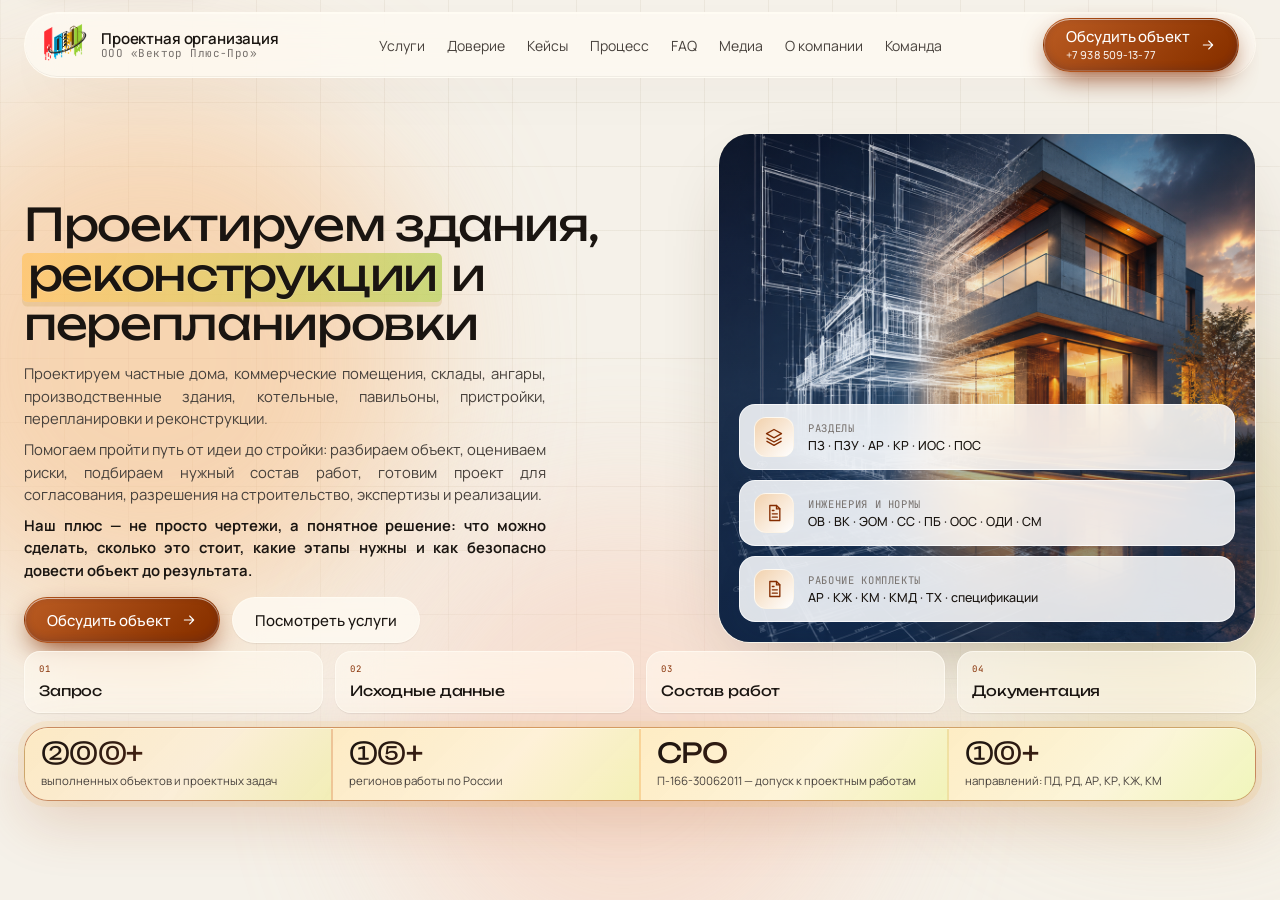
<file: site/index.html>
<!doctype html>
<html lang="ru">
<head>
<meta charset="utf-8" />
<meta name="viewport" content="width=device-width, initial-scale=1, viewport-fit=cover" />
<title>Вектор Плюс-Про · проектная организация · Краснодар</title>
<meta name="description" content="ООО «Вектор Плюс-Про» — проектная организация в Краснодаре. Проектная и рабочая документация, архитектурные и конструктивные разделы, реконструкции, перепланировки, объекты коммерческого и производственного назначения. Работа по России. СРО-П-166-30062011." />
<meta name="robots" content="index, follow" />
<meta name="theme-color" content="#f5efde" />
<meta name="referrer" content="strict-origin-when-cross-origin" />
<link rel="canonical" href="https://wektorplus-pro.ru/" />

<meta property="og:type" content="website" />
<meta property="og:url" content="https://wektorplus-pro.ru/" />
<meta property="og:title" content="Вектор Плюс-Про · проектная организация · Краснодар" />
<meta property="og:description" content="Проектная и рабочая документация, архитектура и конструктив, реконструкции и перепланировки. Работаем по России. СРО-П-166-30062011." />
<meta property="og:locale" content="ru_RU" />
<meta property="og:site_name" content="Вектор Плюс-Про" />
<meta property="og:image" content="https://wektorplus-pro.ru/assets/images/hero-building.webp" />
<meta name="twitter:card" content="summary_large_image" />
<meta name="twitter:title" content="Вектор Плюс-Про · проектная организация · Краснодар" />
<meta name="twitter:description" content="ПД, РД, архитектура, конструктив, реконструкции и перепланировки. Работаем по России." />
<meta name="twitter:image" content="https://wektorplus-pro.ru/assets/images/hero-building.webp" />

<link rel="preconnect" href="https://fonts.googleapis.com" />
<link rel="preconnect" href="https://fonts.gstatic.com" crossorigin />
<link href="https://fonts.googleapis.com/css2?family=Manrope:wght@300;400;500;600;700;800&family=Onest:wght@400;500;600&family=Unbounded:wght@300;400;500;600&family=JetBrains+Mono:wght@400;500&display=swap&subset=cyrillic,cyrillic-ext,latin" rel="stylesheet" />
<link rel="icon" type="image/png" href="assets/brand/vpp-logo-mark.png" />
<link rel="apple-touch-icon" href="assets/brand/vpp-logo-mark.png" />
<script>document.documentElement.classList.add('js');</script>
<link rel="stylesheet" href="styles.css" />

<script type="application/ld+json">
{
  "@context": "https://schema.org",
  "@type": "LocalBusiness",
  "@id": "https://wektorplus-pro.ru/#org",
  "name": "ООО «Вектор Плюс-Про»",
  "alternateName": "Вектор Плюс-Про",
  "url": "https://wektorplus-pro.ru/",
  "image": "https://wektorplus-pro.ru/assets/images/hero-building.webp",
  "logo": "https://wektorplus-pro.ru/assets/brand/vpp-logo-full.png",
  "description": "Проектная организация. Проектная и рабочая документация, архитектурные и конструктивные разделы, реконструкции, перепланировки, объекты коммерческого, общественного и производственного назначения.",
  "areaServed": "RU",
  "telephone": "+7 938 509-13-77",
  "email": "office@wektorplus-pro.ru",
  "address": {
    "@type": "PostalAddress",
    "streetAddress": "Таманская улица, 180, офис 410",
    "addressLocality": "Краснодар",
    "addressRegion": "Краснодарский край",
    "addressCountry": "RU"
  },
  "taxID": "0100005517",
  "identifier": [
    { "@type": "PropertyValue", "propertyID": "ИНН", "value": "0100005517" },
    { "@type": "PropertyValue", "propertyID": "ОГРН", "value": "1230100001812" },
    { "@type": "PropertyValue", "propertyID": "СРО", "value": "СРО-П-166-30062011" }
  ],
  "sameAs": [
    "https://max.ru/id100005517_biz",
    "https://t.me/wektorpluspro",
    "https://yandex.ru/maps/org/vektor_plyus_pro/136957193786/",
    "https://2gis.ru/krasnodar/firm/70000001103967582"
  ],
  "knowsAbout": ["проектная документация","рабочая документация","архитектурные решения","конструктивные решения","железобетонные конструкции","металлоконструкции","реконструкция","перепланировка","разрешение на строительство"],
  "hasOfferCatalog": {
    "@type": "OfferCatalog",
    "name": "Проектные услуги",
    "itemListElement": [
      { "@type": "Offer", "itemOffered": { "@type": "Service", "name": "Проектная документация" } },
      { "@type": "Offer", "itemOffered": { "@type": "Service", "name": "Рабочая документация" } },
      { "@type": "Offer", "itemOffered": { "@type": "Service", "name": "АР, КР, КЖ, КМ" } },
      { "@type": "Offer", "itemOffered": { "@type": "Service", "name": "Проектные материалы для перепланировок" } },
      { "@type": "Offer", "itemOffered": { "@type": "Service", "name": "Реконструкция и капитальный ремонт" } }
    ]
  }
}
</script>
<script type="application/ld+json">
{
  "@context": "https://schema.org",
  "@type": "Organization",
  "name": "ООО «Вектор Плюс-Про»",
  "url": "https://wektorplus-pro.ru/",
  "logo": "https://wektorplus-pro.ru/assets/brand/vpp-logo-full.png",
  "memberOf": { "@type": "Organization", "name": "СРО-П-166-30062011" }
}
</script>

<script src="assets/vendor/react.production.min.js"></script>
<script src="assets/vendor/react-dom.production.min.js"></script>
</head>
<body>
<a class="skip-link" href="#main-content">Перейти к содержанию</a>
<div class="body-fx" aria-hidden="true">
  <div class="grid"></div>
  <div class="orb orb-1"></div>
  <div class="orb orb-2"></div>
  <div class="orb orb-3"></div>
</div>
<div id="root">
  <main id="main-content" class="noscript-content">
    <h1>Вектор Плюс-Про — проектная организация в Краснодаре</h1>
    <p>
      Проектная и рабочая документация, архитектурные и конструктивные разделы,
      КР, КЖ, КМ, реконструкции, перепланировки и материалы для разрешения на строительство.
      Работаем с объектами по России. СРО-П-166-30062011.
    </p>
    <p>
      Телефон: <a href="tel:+79385091377">+7 938 509-13-77</a>.
      Email: <a href="mailto:office@wektorplus-pro.ru">office@wektorplus-pro.ru</a>.
    </p>
    <nav aria-label="Страницы услуг">
      <a href="services/pd/index.html">Проектная документация</a>
      <a href="services/rd/index.html">Рабочая документация</a>
      <a href="services/kr-kzh-km/index.html">КР, КЖ, КМ</a>
      <a href="services/pereplanirovki/index.html">Перепланировки</a>
      <a href="services/rekonstruktsiya/index.html">Реконструкции</a>
      <a href="services/objects/index.html">Коммерческие и общественные объекты</a>
    </nav>
  </main>
</div>

<section class="static-service-index" aria-labelledby="static-service-index-title">
  <div class="container">
    <h2 id="static-service-index-title">Подробно по услугам</h2>
    <nav aria-label="Страницы услуг">
      <a href="services/pd/index.html">Проектная документация</a>
      <a href="services/rd/index.html">Рабочая документация</a>
      <a href="services/kr-kzh-km/index.html">КР, КЖ, КМ</a>
      <a href="services/pereplanirovki/index.html">Перепланировки</a>
      <a href="services/rekonstruktsiya/index.html">Реконструкции</a>
      <a href="services/objects/index.html">Коммерческие и общественные объекты</a>
    </nav>
  </div>
</section>

<script src="assets/app.bundle.js"></script>
</body>
</html>
</file>
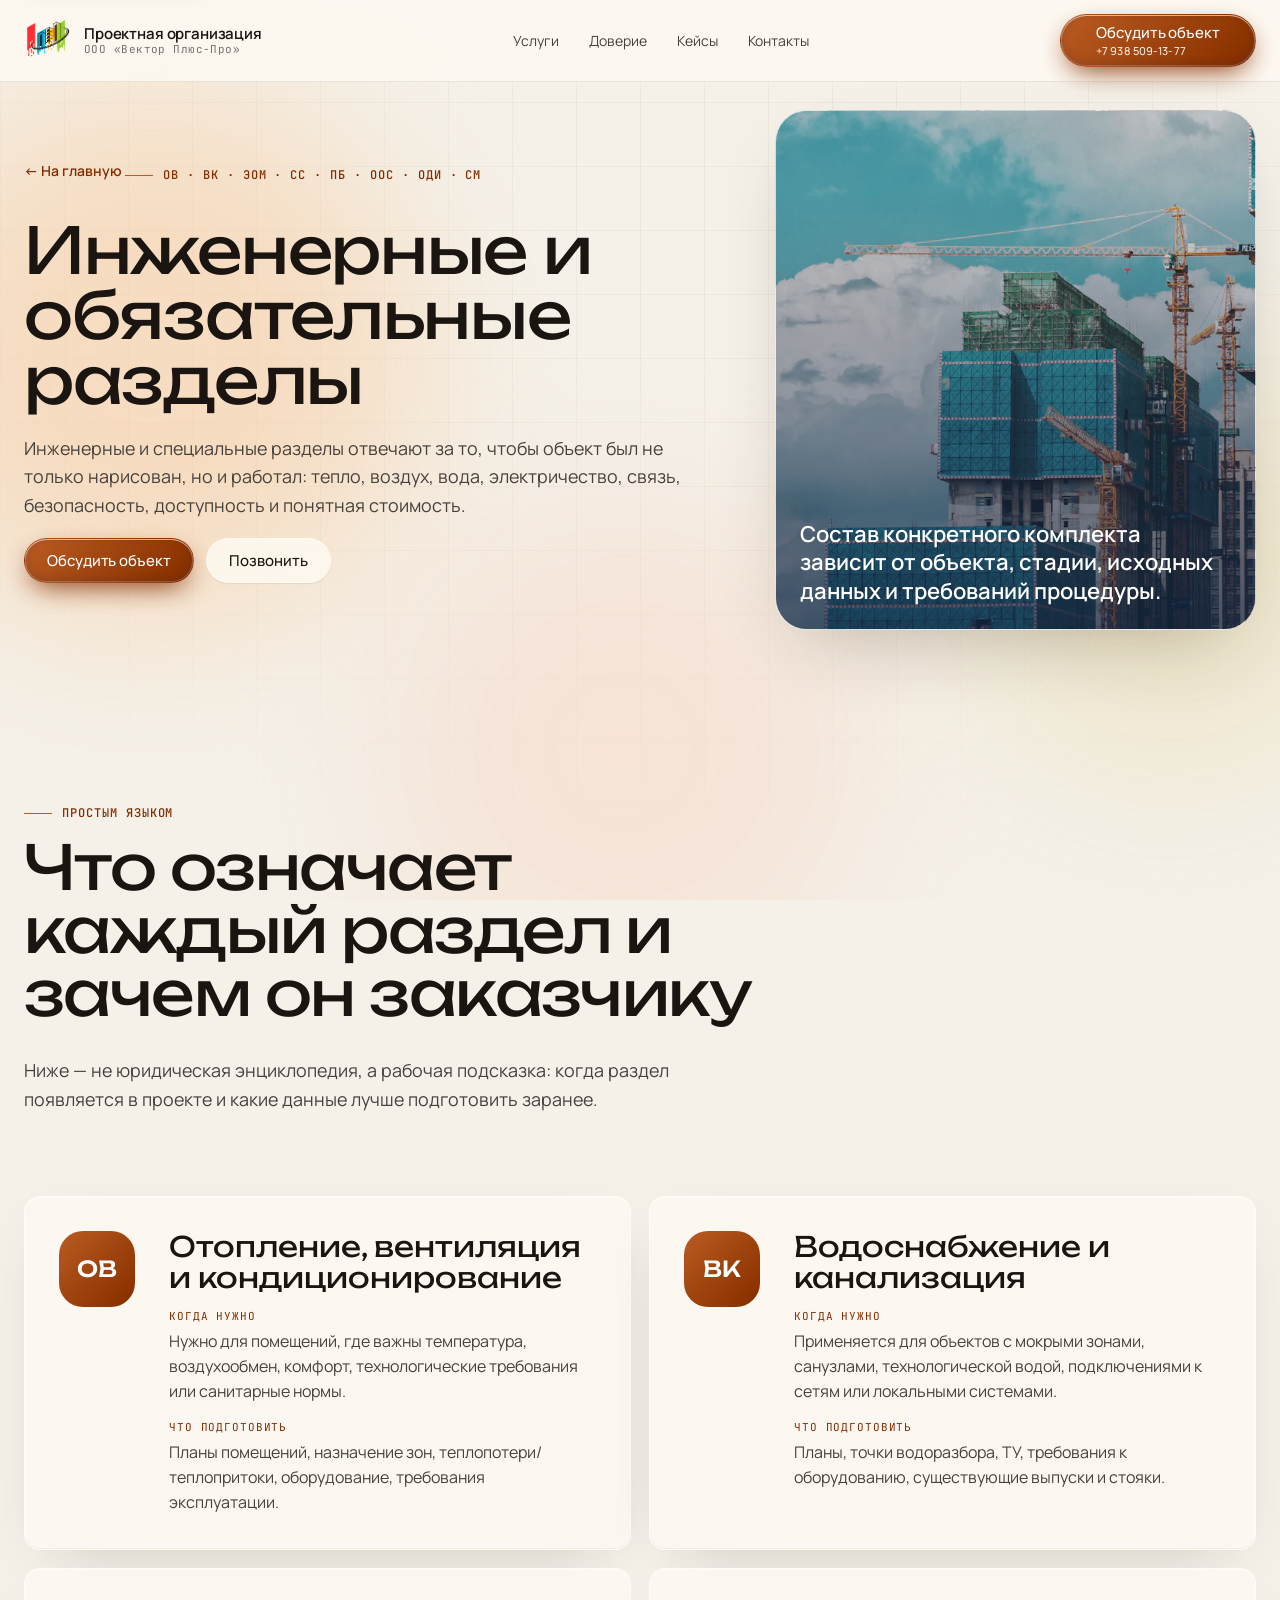
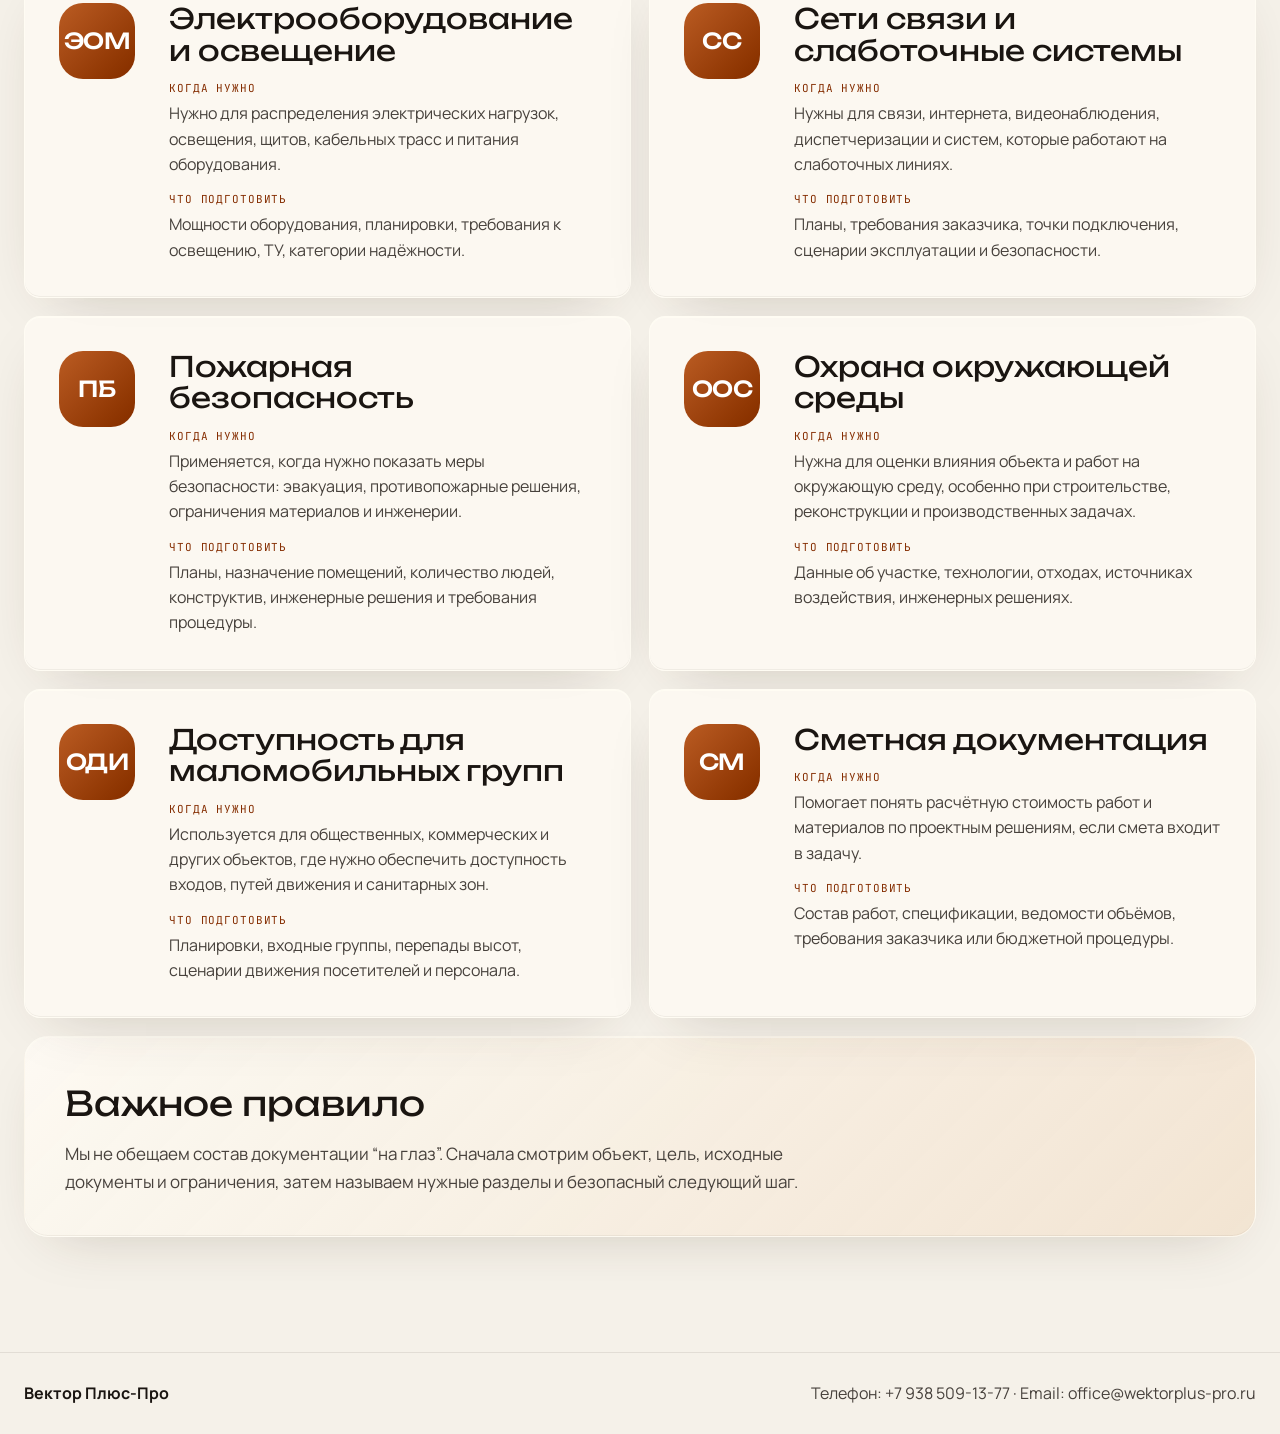
<file: site/sections/engineering-standards/index.html>
<!doctype html>
<html lang="ru">
<head>
<meta charset="utf-8" />
<meta name="viewport" content="width=device-width, initial-scale=1, viewport-fit=cover" />
<title>Инженерные и обязательные разделы · Вектор Плюс-Про</title>
<meta name="description" content="Что означают инженерные и специальные разделы проектной документации: отопление и вентиляция, водоснабжение, электрика, связь, пожарная безопасность, экология, доступность и сметы." />
<meta name="robots" content="index, follow" />
<meta name="theme-color" content="#f5efde" />
<link rel="canonical" href="https://wektorplus-pro.ru/sections/engineering-standards/" />
<meta property="og:type" content="website" />
<meta property="og:title" content="Инженерные и обязательные разделы · Вектор Плюс-Про" />
<meta property="og:description" content="Что означают инженерные и специальные разделы проектной документации: отопление и вентиляция, водоснабжение, электрика, связь, пожарная безопасность, экология, доступность и сметы." />
<meta property="og:url" content="https://wektorplus-pro.ru/sections/engineering-standards/" />
<meta property="og:image" content="https://wektorplus-pro.ru/assets/images/service-commercial.webp" />
<meta property="og:locale" content="ru_RU" />
<meta name="twitter:card" content="summary_large_image" />
<link rel="preconnect" href="https://fonts.googleapis.com" />
<link rel="preconnect" href="https://fonts.gstatic.com" crossorigin />
<link href="https://fonts.googleapis.com/css2?family=Manrope:wght@300;400;500;600;700;800&family=Onest:wght@400;500;600&family=Unbounded:wght@300;400;500;600&family=JetBrains+Mono:wght@400;500&display=swap&subset=cyrillic,cyrillic-ext,latin" rel="stylesheet" />
<link rel="icon" type="image/png" href="../../assets/brand/vpp-logo-mark.png" />
<link rel="apple-touch-icon" href="../../assets/brand/vpp-logo-mark.png" />
<link rel="preload" as="image" href="../../assets/images/service-commercial.webp" type="image/webp" />
<link rel="stylesheet" href="../../styles.css" />
<script type="application/ld+json">
[
  {
    "@context": "https://schema.org",
    "@type": "WebPage",
    "@id": "https://wektorplus-pro.ru/sections/engineering-standards/#webpage",
    "name": "Инженерные и обязательные разделы",
    "description": "Что означают инженерные и специальные разделы проектной документации: отопление и вентиляция, водоснабжение, электрика, связь, пожарная безопасность, экология, доступность и сметы.",
    "url": "https://wektorplus-pro.ru/sections/engineering-standards/",
    "about": "Отопление, вентиляция и кондиционирование",
    "publisher": {
      "@id": "https://wektorplus-pro.ru/#org"
    }
  },
  {
    "@context": "https://schema.org",
    "@type": "BreadcrumbList",
    "itemListElement": [
      {
        "@type": "ListItem",
        "position": 1,
        "name": "Главная",
        "item": "https://wektorplus-pro.ru/"
      },
      {
        "@type": "ListItem",
        "position": 2,
        "name": "Инженерные и обязательные разделы",
        "item": "https://wektorplus-pro.ru/sections/engineering-standards/"
      }
    ]
  },
  {
    "@context": "https://schema.org",
    "@type": "LocalBusiness",
    "@id": "https://wektorplus-pro.ru/#org",
    "name": "ООО «Вектор Плюс-Про»",
    "url": "https://wektorplus-pro.ru",
    "telephone": "+7 938 509-13-77",
    "email": "office@wektorplus-pro.ru",
    "address": {
      "@type": "PostalAddress",
      "streetAddress": "Таманская улица, 180, офис 410",
      "addressLocality": "Краснодар",
      "addressRegion": "Краснодарский край",
      "addressCountry": "RU"
    },
    "identifier": [
      {
        "@type": "PropertyValue",
        "propertyID": "ИНН",
        "value": "0100005517"
      },
      {
        "@type": "PropertyValue",
        "propertyID": "ОГРН",
        "value": "1230100001812"
      },
      {
        "@type": "PropertyValue",
        "propertyID": "СРО",
        "value": "СРО-П-166-30062011"
      }
    ]
  }
]
</script>
</head>
<body class="static-page">
<a class="skip-link" href="#main-content">Перейти к содержанию</a>
<div class="body-fx" aria-hidden="true"><div class="grid"></div><div class="orb orb-1"></div><div class="orb orb-2"></div><div class="orb orb-3"></div></div>
<header class="static-nav">
  <div class="container static-nav-inner">
    <a class="nav-logo" href="../../index.html" aria-label="Вектор Плюс-Про — на главную">
      <img class="nav-logo-img" src="../../assets/brand/vpp-logo-mark.png" width="500" height="500" alt="" aria-hidden="true" decoding="async" />
      <span class="nav-logo-text"><span class="sr-only">Вектор Плюс-Про</span>Проектная организация<small>ООО «Вектор Плюс-Про»</small></span>
    </a>
    <nav class="static-nav-links" aria-label="Разделы сайта">
      <a href="../../index.html#services">Услуги</a>
      <a href="../../index.html#trust">Доверие</a>
      <a href="../../index.html#cases">Кейсы</a>
      <a href="../../index.html#contacts">Контакты</a>
    </nav>
    <a class="btn btn-primary nav-contact-btn" href="../../index.html#contacts"><span class="btn-stack"><span>Обсудить объект</span><small>+7 938 509-13-77</small></span></a>
  </div>
</header>
<main id="main-content">
  <section class="section section-guide-hero">
    <div class="container section-guide-hero-grid">
      <div>
        <a class="static-back" href="../../index.html#top">← На главную</a>
        <span class="section-eyebrow">ОВ · ВК · ЭОМ · СС · ПБ · ООС · ОДИ · СМ</span>
        <h1>Инженерные и обязательные разделы</h1>
        <p class="section-lead">Инженерные и специальные разделы отвечают за то, чтобы объект был не только нарисован, но и работал: тепло, воздух, вода, электричество, связь, безопасность, доступность и понятная стоимость.</p>
        <div class="hero-actions">
          <a class="btn btn-primary" href="../../index.html#contacts">Обсудить объект</a>
          <a class="btn btn-secondary" href="tel:+79385091377">Позвонить</a>
        </div>
      </div>
      <div class="section-guide-visual" style="background-image:url('../../assets/images/service-commercial.webp')">
        <span>Состав конкретного комплекта зависит от объекта, стадии, исходных данных и требований процедуры.</span>
      </div>
    </div>
  </section>
  <section class="section section-guide-content">
    <div class="container">
      <div class="section-head wide">
        <span class="section-eyebrow">Простым языком</span>
        <h2 class="section-title">Что означает каждый раздел и зачем он заказчику</h2>
        <p class="section-lead">Ниже — не юридическая энциклопедия, а рабочая подсказка: когда раздел появляется в проекте и какие данные лучше подготовить заранее.</p>
      </div>
      <div class="section-guide-grid">

        <article class="section-guide-card">
          <div class="section-guide-code">ОВ</div>
          <div>
            <h2>Отопление, вентиляция и кондиционирование</h2>
            <dl>
              <div><dt>Когда нужно</dt><dd>Нужно для помещений, где важны температура, воздухообмен, комфорт, технологические требования или санитарные нормы.</dd></div>
              <div><dt>Что подготовить</dt><dd>Планы помещений, назначение зон, теплопотери/теплопритоки, оборудование, требования эксплуатации.</dd></div>
            </dl>
          </div>
        </article>

        <article class="section-guide-card">
          <div class="section-guide-code">ВК</div>
          <div>
            <h2>Водоснабжение и канализация</h2>
            <dl>
              <div><dt>Когда нужно</dt><dd>Применяется для объектов с мокрыми зонами, санузлами, технологической водой, подключениями к сетям или локальными системами.</dd></div>
              <div><dt>Что подготовить</dt><dd>Планы, точки водоразбора, ТУ, требования к оборудованию, существующие выпуски и стояки.</dd></div>
            </dl>
          </div>
        </article>

        <article class="section-guide-card">
          <div class="section-guide-code">ЭОМ</div>
          <div>
            <h2>Электрооборудование и освещение</h2>
            <dl>
              <div><dt>Когда нужно</dt><dd>Нужно для распределения электрических нагрузок, освещения, щитов, кабельных трасс и питания оборудования.</dd></div>
              <div><dt>Что подготовить</dt><dd>Мощности оборудования, планировки, требования к освещению, ТУ, категории надёжности.</dd></div>
            </dl>
          </div>
        </article>

        <article class="section-guide-card">
          <div class="section-guide-code">СС</div>
          <div>
            <h2>Сети связи и слаботочные системы</h2>
            <dl>
              <div><dt>Когда нужно</dt><dd>Нужны для связи, интернета, видеонаблюдения, диспетчеризации и систем, которые работают на слаботочных линиях.</dd></div>
              <div><dt>Что подготовить</dt><dd>Планы, требования заказчика, точки подключения, сценарии эксплуатации и безопасности.</dd></div>
            </dl>
          </div>
        </article>

        <article class="section-guide-card">
          <div class="section-guide-code">ПБ</div>
          <div>
            <h2>Пожарная безопасность</h2>
            <dl>
              <div><dt>Когда нужно</dt><dd>Применяется, когда нужно показать меры безопасности: эвакуация, противопожарные решения, ограничения материалов и инженерии.</dd></div>
              <div><dt>Что подготовить</dt><dd>Планы, назначение помещений, количество людей, конструктив, инженерные решения и требования процедуры.</dd></div>
            </dl>
          </div>
        </article>

        <article class="section-guide-card">
          <div class="section-guide-code">ООС</div>
          <div>
            <h2>Охрана окружающей среды</h2>
            <dl>
              <div><dt>Когда нужно</dt><dd>Нужна для оценки влияния объекта и работ на окружающую среду, особенно при строительстве, реконструкции и производственных задачах.</dd></div>
              <div><dt>Что подготовить</dt><dd>Данные об участке, технологии, отходах, источниках воздействия, инженерных решениях.</dd></div>
            </dl>
          </div>
        </article>

        <article class="section-guide-card">
          <div class="section-guide-code">ОДИ</div>
          <div>
            <h2>Доступность для маломобильных групп</h2>
            <dl>
              <div><dt>Когда нужно</dt><dd>Используется для общественных, коммерческих и других объектов, где нужно обеспечить доступность входов, путей движения и санитарных зон.</dd></div>
              <div><dt>Что подготовить</dt><dd>Планировки, входные группы, перепады высот, сценарии движения посетителей и персонала.</dd></div>
            </dl>
          </div>
        </article>

        <article class="section-guide-card">
          <div class="section-guide-code">СМ</div>
          <div>
            <h2>Сметная документация</h2>
            <dl>
              <div><dt>Когда нужно</dt><dd>Помогает понять расчётную стоимость работ и материалов по проектным решениям, если смета входит в задачу.</dd></div>
              <div><dt>Что подготовить</dt><dd>Состав работ, спецификации, ведомости объёмов, требования заказчика или бюджетной процедуры.</dd></div>
            </dl>
          </div>
        </article>
      </div>
      <div class="section-guide-note">
        <h2>Важное правило</h2>
        <p>Мы не обещаем состав документации “на глаз”. Сначала смотрим объект, цель, исходные документы и ограничения, затем называем нужные разделы и безопасный следующий шаг.</p>
      </div>
    </div>
  </section>
</main>
<footer class="static-footer">
  <div class="container">
    <a href="../../index.html">Вектор Плюс-Про</a>
    <span>Телефон: +7 938 509-13-77 · Email: office@wektorplus-pro.ru</span>
  </div>
</footer>
</body>
</html>
</file>
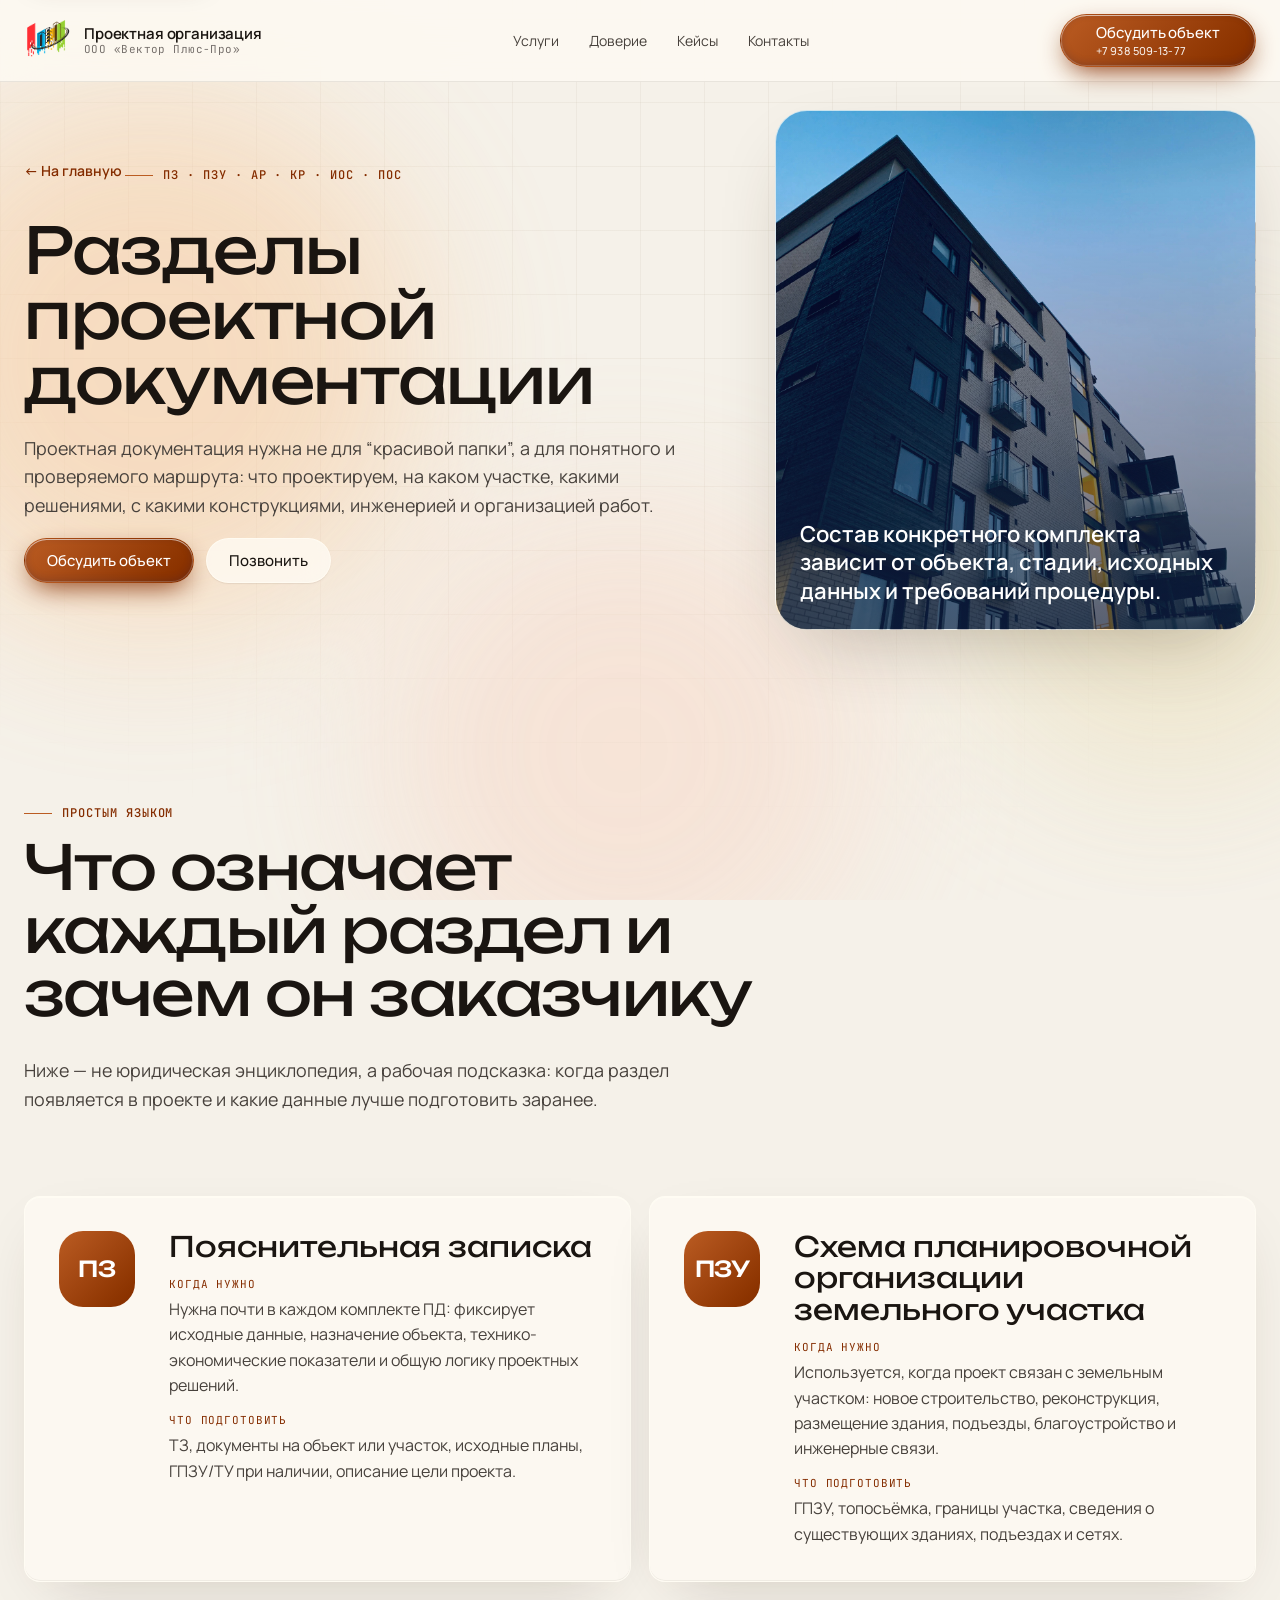
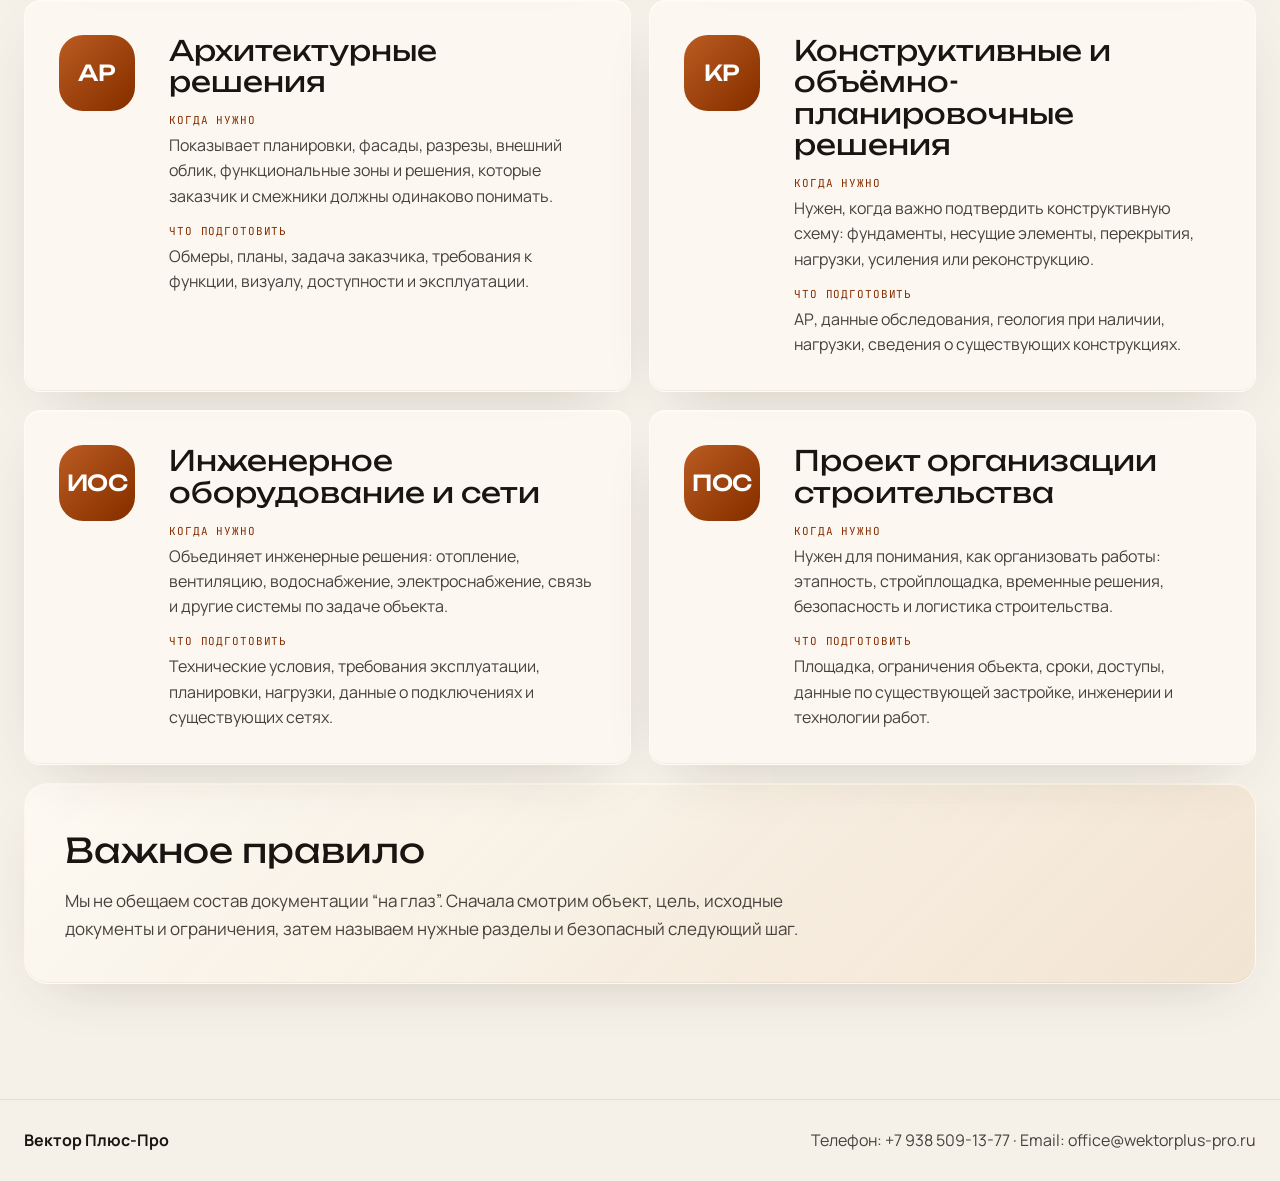
<file: site/sections/project-sections/index.html>
<!doctype html>
<html lang="ru">
<head>
<meta charset="utf-8" />
<meta name="viewport" content="width=device-width, initial-scale=1, viewport-fit=cover" />
<title>Разделы проектной документации · Вектор Плюс-Про</title>
<meta name="description" content="Что означают основные разделы проектной документации: ПЗ, ПЗУ, АР, КР, ИОС и ПОС. Когда они нужны, что входит в работу и какие исходные данные подготовить." />
<meta name="robots" content="index, follow" />
<meta name="theme-color" content="#f5efde" />
<link rel="canonical" href="https://wektorplus-pro.ru/sections/project-sections/" />
<meta property="og:type" content="website" />
<meta property="og:title" content="Разделы проектной документации · Вектор Плюс-Про" />
<meta property="og:description" content="Что означают основные разделы проектной документации: ПЗ, ПЗУ, АР, КР, ИОС и ПОС. Когда они нужны, что входит в работу и какие исходные данные подготовить." />
<meta property="og:url" content="https://wektorplus-pro.ru/sections/project-sections/" />
<meta property="og:image" content="https://wektorplus-pro.ru/assets/images/service-project-docs.webp" />
<meta property="og:locale" content="ru_RU" />
<meta name="twitter:card" content="summary_large_image" />
<link rel="preconnect" href="https://fonts.googleapis.com" />
<link rel="preconnect" href="https://fonts.gstatic.com" crossorigin />
<link href="https://fonts.googleapis.com/css2?family=Manrope:wght@300;400;500;600;700;800&family=Onest:wght@400;500;600&family=Unbounded:wght@300;400;500;600&family=JetBrains+Mono:wght@400;500&display=swap&subset=cyrillic,cyrillic-ext,latin" rel="stylesheet" />
<link rel="icon" type="image/png" href="../../assets/brand/vpp-logo-mark.png" />
<link rel="apple-touch-icon" href="../../assets/brand/vpp-logo-mark.png" />
<link rel="preload" as="image" href="../../assets/images/service-project-docs.webp" type="image/webp" />
<link rel="stylesheet" href="../../styles.css" />
<script type="application/ld+json">
[
  {
    "@context": "https://schema.org",
    "@type": "WebPage",
    "@id": "https://wektorplus-pro.ru/sections/project-sections/#webpage",
    "name": "Разделы проектной документации",
    "description": "Что означают основные разделы проектной документации: ПЗ, ПЗУ, АР, КР, ИОС и ПОС. Когда они нужны, что входит в работу и какие исходные данные подготовить.",
    "url": "https://wektorplus-pro.ru/sections/project-sections/",
    "about": "Пояснительная записка",
    "publisher": {
      "@id": "https://wektorplus-pro.ru/#org"
    }
  },
  {
    "@context": "https://schema.org",
    "@type": "BreadcrumbList",
    "itemListElement": [
      {
        "@type": "ListItem",
        "position": 1,
        "name": "Главная",
        "item": "https://wektorplus-pro.ru/"
      },
      {
        "@type": "ListItem",
        "position": 2,
        "name": "Разделы проектной документации",
        "item": "https://wektorplus-pro.ru/sections/project-sections/"
      }
    ]
  },
  {
    "@context": "https://schema.org",
    "@type": "LocalBusiness",
    "@id": "https://wektorplus-pro.ru/#org",
    "name": "ООО «Вектор Плюс-Про»",
    "url": "https://wektorplus-pro.ru",
    "telephone": "+7 938 509-13-77",
    "email": "office@wektorplus-pro.ru",
    "address": {
      "@type": "PostalAddress",
      "streetAddress": "Таманская улица, 180, офис 410",
      "addressLocality": "Краснодар",
      "addressRegion": "Краснодарский край",
      "addressCountry": "RU"
    },
    "identifier": [
      {
        "@type": "PropertyValue",
        "propertyID": "ИНН",
        "value": "0100005517"
      },
      {
        "@type": "PropertyValue",
        "propertyID": "ОГРН",
        "value": "1230100001812"
      },
      {
        "@type": "PropertyValue",
        "propertyID": "СРО",
        "value": "СРО-П-166-30062011"
      }
    ]
  }
]
</script>
</head>
<body class="static-page">
<a class="skip-link" href="#main-content">Перейти к содержанию</a>
<div class="body-fx" aria-hidden="true"><div class="grid"></div><div class="orb orb-1"></div><div class="orb orb-2"></div><div class="orb orb-3"></div></div>
<header class="static-nav">
  <div class="container static-nav-inner">
    <a class="nav-logo" href="../../index.html" aria-label="Вектор Плюс-Про — на главную">
      <img class="nav-logo-img" src="../../assets/brand/vpp-logo-mark.png" width="500" height="500" alt="" aria-hidden="true" decoding="async" />
      <span class="nav-logo-text"><span class="sr-only">Вектор Плюс-Про</span>Проектная организация<small>ООО «Вектор Плюс-Про»</small></span>
    </a>
    <nav class="static-nav-links" aria-label="Разделы сайта">
      <a href="../../index.html#services">Услуги</a>
      <a href="../../index.html#trust">Доверие</a>
      <a href="../../index.html#cases">Кейсы</a>
      <a href="../../index.html#contacts">Контакты</a>
    </nav>
    <a class="btn btn-primary nav-contact-btn" href="../../index.html#contacts"><span class="btn-stack"><span>Обсудить объект</span><small>+7 938 509-13-77</small></span></a>
  </div>
</header>
<main id="main-content">
  <section class="section section-guide-hero">
    <div class="container section-guide-hero-grid">
      <div>
        <a class="static-back" href="../../index.html#top">← На главную</a>
        <span class="section-eyebrow">ПЗ · ПЗУ · АР · КР · ИОС · ПОС</span>
        <h1>Разделы проектной документации</h1>
        <p class="section-lead">Проектная документация нужна не для “красивой папки”, а для понятного и проверяемого маршрута: что проектируем, на каком участке, какими решениями, с какими конструкциями, инженерией и организацией работ.</p>
        <div class="hero-actions">
          <a class="btn btn-primary" href="../../index.html#contacts">Обсудить объект</a>
          <a class="btn btn-secondary" href="tel:+79385091377">Позвонить</a>
        </div>
      </div>
      <div class="section-guide-visual" style="background-image:url('../../assets/images/service-project-docs.webp')">
        <span>Состав конкретного комплекта зависит от объекта, стадии, исходных данных и требований процедуры.</span>
      </div>
    </div>
  </section>
  <section class="section section-guide-content">
    <div class="container">
      <div class="section-head wide">
        <span class="section-eyebrow">Простым языком</span>
        <h2 class="section-title">Что означает каждый раздел и зачем он заказчику</h2>
        <p class="section-lead">Ниже — не юридическая энциклопедия, а рабочая подсказка: когда раздел появляется в проекте и какие данные лучше подготовить заранее.</p>
      </div>
      <div class="section-guide-grid">

        <article class="section-guide-card">
          <div class="section-guide-code">ПЗ</div>
          <div>
            <h2>Пояснительная записка</h2>
            <dl>
              <div><dt>Когда нужно</dt><dd>Нужна почти в каждом комплекте ПД: фиксирует исходные данные, назначение объекта, технико-экономические показатели и общую логику проектных решений.</dd></div>
              <div><dt>Что подготовить</dt><dd>ТЗ, документы на объект или участок, исходные планы, ГПЗУ/ТУ при наличии, описание цели проекта.</dd></div>
            </dl>
          </div>
        </article>

        <article class="section-guide-card">
          <div class="section-guide-code">ПЗУ</div>
          <div>
            <h2>Схема планировочной организации земельного участка</h2>
            <dl>
              <div><dt>Когда нужно</dt><dd>Используется, когда проект связан с земельным участком: новое строительство, реконструкция, размещение здания, подъезды, благоустройство и инженерные связи.</dd></div>
              <div><dt>Что подготовить</dt><dd>ГПЗУ, топосъёмка, границы участка, сведения о существующих зданиях, подъездах и сетях.</dd></div>
            </dl>
          </div>
        </article>

        <article class="section-guide-card">
          <div class="section-guide-code">АР</div>
          <div>
            <h2>Архитектурные решения</h2>
            <dl>
              <div><dt>Когда нужно</dt><dd>Показывает планировки, фасады, разрезы, внешний облик, функциональные зоны и решения, которые заказчик и смежники должны одинаково понимать.</dd></div>
              <div><dt>Что подготовить</dt><dd>Обмеры, планы, задача заказчика, требования к функции, визуалу, доступности и эксплуатации.</dd></div>
            </dl>
          </div>
        </article>

        <article class="section-guide-card">
          <div class="section-guide-code">КР</div>
          <div>
            <h2>Конструктивные и объёмно-планировочные решения</h2>
            <dl>
              <div><dt>Когда нужно</dt><dd>Нужен, когда важно подтвердить конструктивную схему: фундаменты, несущие элементы, перекрытия, нагрузки, усиления или реконструкцию.</dd></div>
              <div><dt>Что подготовить</dt><dd>АР, данные обследования, геология при наличии, нагрузки, сведения о существующих конструкциях.</dd></div>
            </dl>
          </div>
        </article>

        <article class="section-guide-card">
          <div class="section-guide-code">ИОС</div>
          <div>
            <h2>Инженерное оборудование и сети</h2>
            <dl>
              <div><dt>Когда нужно</dt><dd>Объединяет инженерные решения: отопление, вентиляцию, водоснабжение, электроснабжение, связь и другие системы по задаче объекта.</dd></div>
              <div><dt>Что подготовить</dt><dd>Технические условия, требования эксплуатации, планировки, нагрузки, данные о подключениях и существующих сетях.</dd></div>
            </dl>
          </div>
        </article>

        <article class="section-guide-card">
          <div class="section-guide-code">ПОС</div>
          <div>
            <h2>Проект организации строительства</h2>
            <dl>
              <div><dt>Когда нужно</dt><dd>Нужен для понимания, как организовать работы: этапность, стройплощадка, временные решения, безопасность и логистика строительства.</dd></div>
              <div><dt>Что подготовить</dt><dd>Площадка, ограничения объекта, сроки, доступы, данные по существующей застройке, инженерии и технологии работ.</dd></div>
            </dl>
          </div>
        </article>
      </div>
      <div class="section-guide-note">
        <h2>Важное правило</h2>
        <p>Мы не обещаем состав документации “на глаз”. Сначала смотрим объект, цель, исходные документы и ограничения, затем называем нужные разделы и безопасный следующий шаг.</p>
      </div>
    </div>
  </section>
</main>
<footer class="static-footer">
  <div class="container">
    <a href="../../index.html">Вектор Плюс-Про</a>
    <span>Телефон: +7 938 509-13-77 · Email: office@wektorplus-pro.ru</span>
  </div>
</footer>
</body>
</html>
</file>
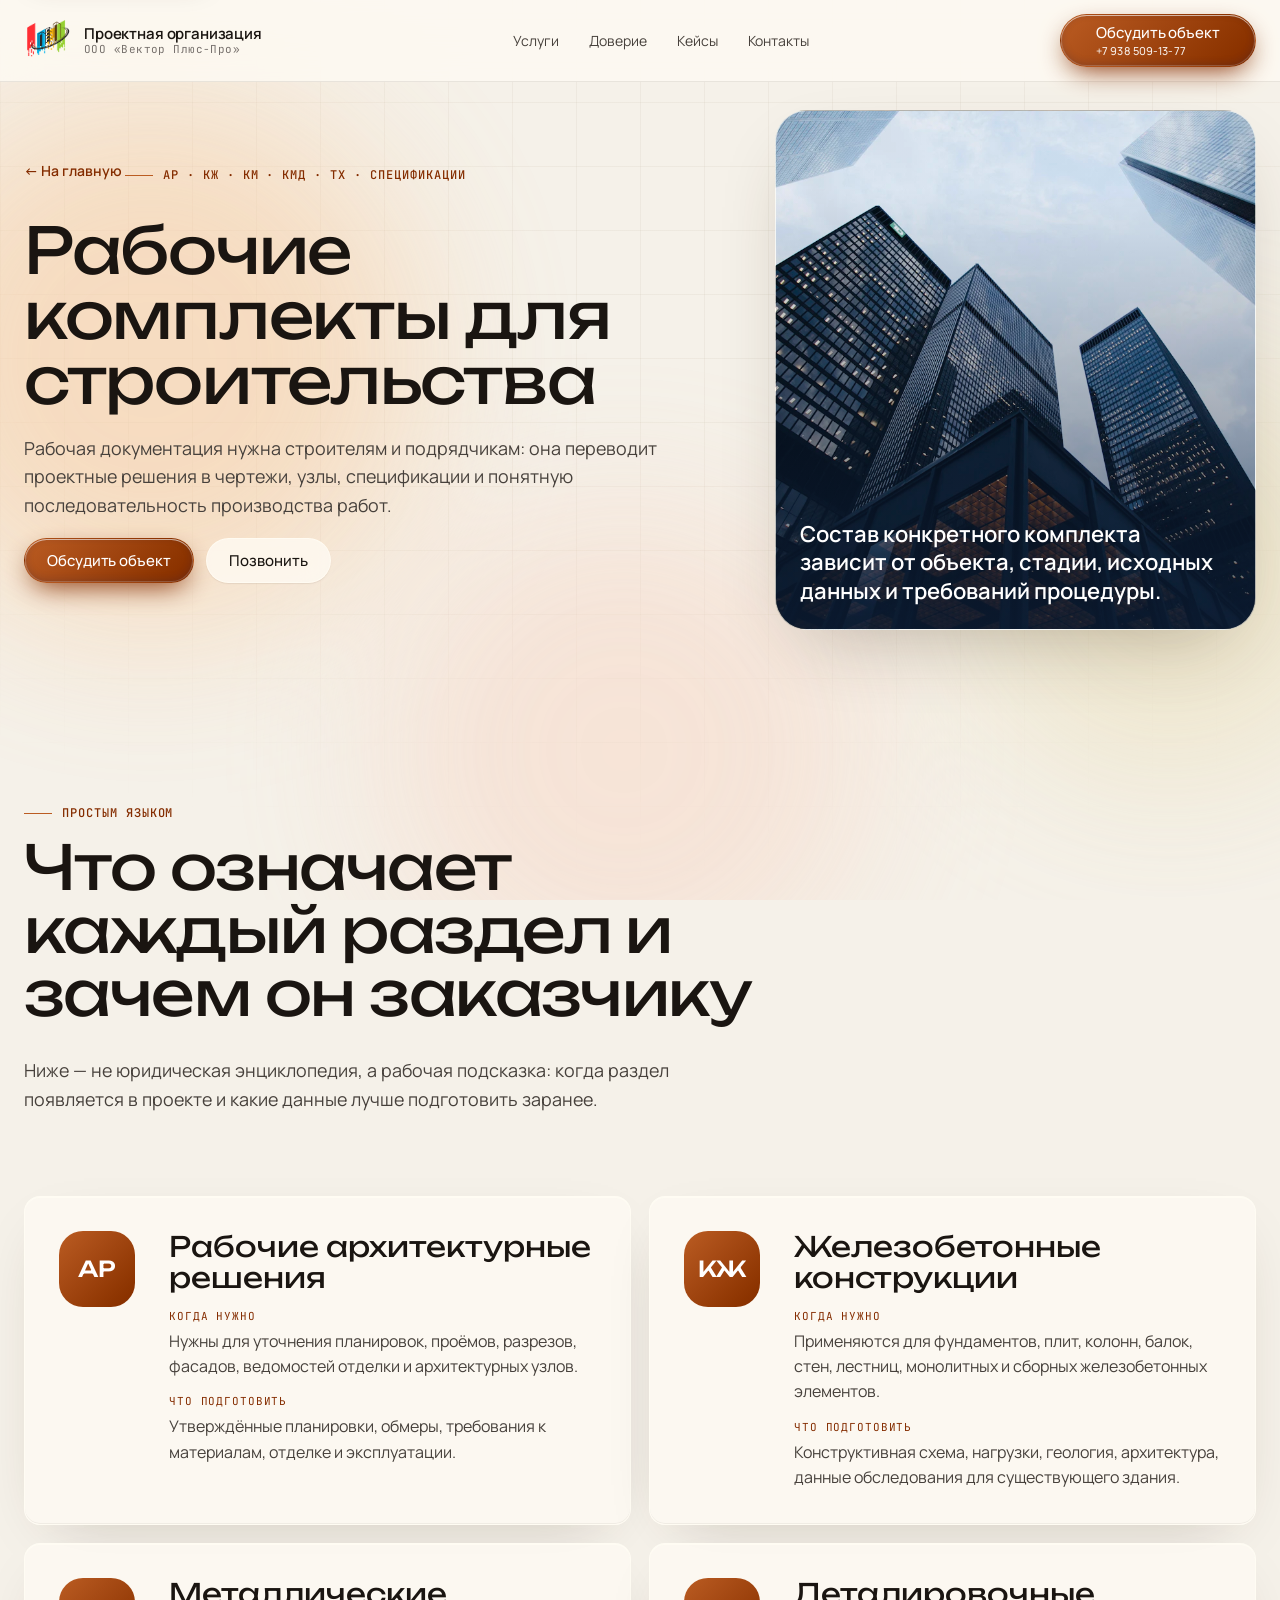
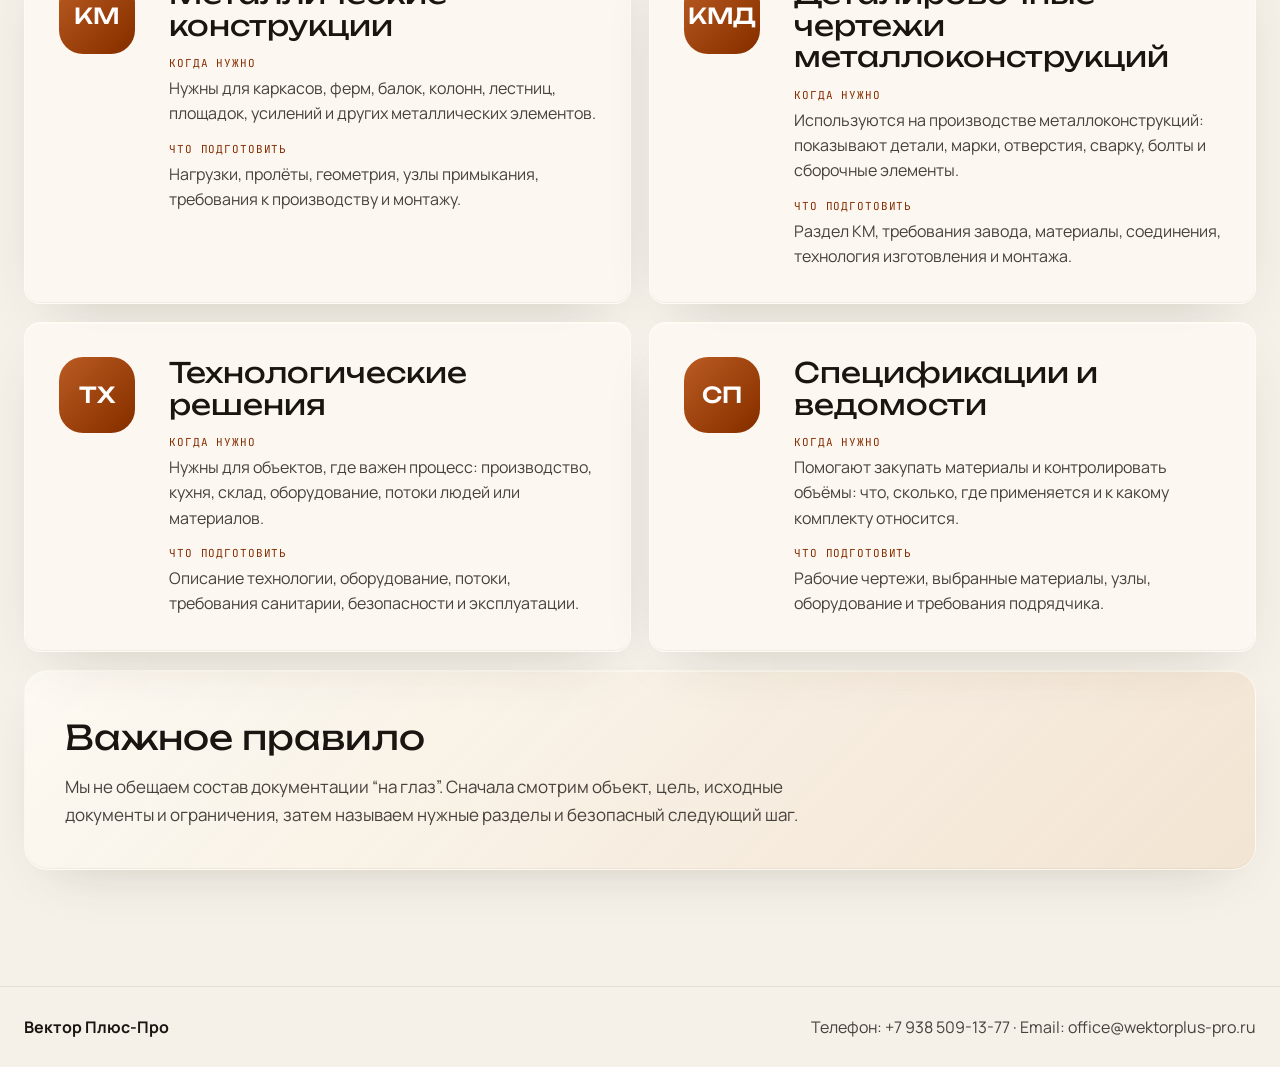
<file: site/sections/working-sets/index.html>
<!doctype html>
<html lang="ru">
<head>
<meta charset="utf-8" />
<meta name="viewport" content="width=device-width, initial-scale=1, viewport-fit=cover" />
<title>Рабочие комплекты для строительства · Вектор Плюс-Про</title>
<meta name="description" content="Что входит в рабочие комплекты: рабочая архитектура, железобетонные и металлические конструкции, деталировка, технология, спецификации и ведомости." />
<meta name="robots" content="index, follow" />
<meta name="theme-color" content="#f5efde" />
<link rel="canonical" href="https://wektorplus-pro.ru/sections/working-sets/" />
<meta property="og:type" content="website" />
<meta property="og:title" content="Рабочие комплекты для строительства · Вектор Плюс-Про" />
<meta property="og:description" content="Что входит в рабочие комплекты: рабочая архитектура, железобетонные и металлические конструкции, деталировка, технология, спецификации и ведомости." />
<meta property="og:url" content="https://wektorplus-pro.ru/sections/working-sets/" />
<meta property="og:image" content="https://wektorplus-pro.ru/assets/images/service-working-docs.webp" />
<meta property="og:locale" content="ru_RU" />
<meta name="twitter:card" content="summary_large_image" />
<link rel="preconnect" href="https://fonts.googleapis.com" />
<link rel="preconnect" href="https://fonts.gstatic.com" crossorigin />
<link href="https://fonts.googleapis.com/css2?family=Manrope:wght@300;400;500;600;700;800&family=Onest:wght@400;500;600&family=Unbounded:wght@300;400;500;600&family=JetBrains+Mono:wght@400;500&display=swap&subset=cyrillic,cyrillic-ext,latin" rel="stylesheet" />
<link rel="icon" type="image/png" href="../../assets/brand/vpp-logo-mark.png" />
<link rel="apple-touch-icon" href="../../assets/brand/vpp-logo-mark.png" />
<link rel="preload" as="image" href="../../assets/images/service-working-docs.webp" type="image/webp" />
<link rel="stylesheet" href="../../styles.css" />
<script type="application/ld+json">
[
  {
    "@context": "https://schema.org",
    "@type": "WebPage",
    "@id": "https://wektorplus-pro.ru/sections/working-sets/#webpage",
    "name": "Рабочие комплекты для строительства",
    "description": "Что входит в рабочие комплекты: рабочая архитектура, железобетонные и металлические конструкции, деталировка, технология, спецификации и ведомости.",
    "url": "https://wektorplus-pro.ru/sections/working-sets/",
    "about": "Рабочие архитектурные решения",
    "publisher": {
      "@id": "https://wektorplus-pro.ru/#org"
    }
  },
  {
    "@context": "https://schema.org",
    "@type": "BreadcrumbList",
    "itemListElement": [
      {
        "@type": "ListItem",
        "position": 1,
        "name": "Главная",
        "item": "https://wektorplus-pro.ru/"
      },
      {
        "@type": "ListItem",
        "position": 2,
        "name": "Рабочие комплекты для строительства",
        "item": "https://wektorplus-pro.ru/sections/working-sets/"
      }
    ]
  },
  {
    "@context": "https://schema.org",
    "@type": "LocalBusiness",
    "@id": "https://wektorplus-pro.ru/#org",
    "name": "ООО «Вектор Плюс-Про»",
    "url": "https://wektorplus-pro.ru",
    "telephone": "+7 938 509-13-77",
    "email": "office@wektorplus-pro.ru",
    "address": {
      "@type": "PostalAddress",
      "streetAddress": "Таманская улица, 180, офис 410",
      "addressLocality": "Краснодар",
      "addressRegion": "Краснодарский край",
      "addressCountry": "RU"
    },
    "identifier": [
      {
        "@type": "PropertyValue",
        "propertyID": "ИНН",
        "value": "0100005517"
      },
      {
        "@type": "PropertyValue",
        "propertyID": "ОГРН",
        "value": "1230100001812"
      },
      {
        "@type": "PropertyValue",
        "propertyID": "СРО",
        "value": "СРО-П-166-30062011"
      }
    ]
  }
]
</script>
</head>
<body class="static-page">
<a class="skip-link" href="#main-content">Перейти к содержанию</a>
<div class="body-fx" aria-hidden="true"><div class="grid"></div><div class="orb orb-1"></div><div class="orb orb-2"></div><div class="orb orb-3"></div></div>
<header class="static-nav">
  <div class="container static-nav-inner">
    <a class="nav-logo" href="../../index.html" aria-label="Вектор Плюс-Про — на главную">
      <img class="nav-logo-img" src="../../assets/brand/vpp-logo-mark.png" width="500" height="500" alt="" aria-hidden="true" decoding="async" />
      <span class="nav-logo-text"><span class="sr-only">Вектор Плюс-Про</span>Проектная организация<small>ООО «Вектор Плюс-Про»</small></span>
    </a>
    <nav class="static-nav-links" aria-label="Разделы сайта">
      <a href="../../index.html#services">Услуги</a>
      <a href="../../index.html#trust">Доверие</a>
      <a href="../../index.html#cases">Кейсы</a>
      <a href="../../index.html#contacts">Контакты</a>
    </nav>
    <a class="btn btn-primary nav-contact-btn" href="../../index.html#contacts"><span class="btn-stack"><span>Обсудить объект</span><small>+7 938 509-13-77</small></span></a>
  </div>
</header>
<main id="main-content">
  <section class="section section-guide-hero">
    <div class="container section-guide-hero-grid">
      <div>
        <a class="static-back" href="../../index.html#top">← На главную</a>
        <span class="section-eyebrow">АР · КЖ · КМ · КМД · ТХ · спецификации</span>
        <h1>Рабочие комплекты для строительства</h1>
        <p class="section-lead">Рабочая документация нужна строителям и подрядчикам: она переводит проектные решения в чертежи, узлы, спецификации и понятную последовательность производства работ.</p>
        <div class="hero-actions">
          <a class="btn btn-primary" href="../../index.html#contacts">Обсудить объект</a>
          <a class="btn btn-secondary" href="tel:+79385091377">Позвонить</a>
        </div>
      </div>
      <div class="section-guide-visual" style="background-image:url('../../assets/images/service-working-docs.webp')">
        <span>Состав конкретного комплекта зависит от объекта, стадии, исходных данных и требований процедуры.</span>
      </div>
    </div>
  </section>
  <section class="section section-guide-content">
    <div class="container">
      <div class="section-head wide">
        <span class="section-eyebrow">Простым языком</span>
        <h2 class="section-title">Что означает каждый раздел и зачем он заказчику</h2>
        <p class="section-lead">Ниже — не юридическая энциклопедия, а рабочая подсказка: когда раздел появляется в проекте и какие данные лучше подготовить заранее.</p>
      </div>
      <div class="section-guide-grid">

        <article class="section-guide-card">
          <div class="section-guide-code">АР</div>
          <div>
            <h2>Рабочие архитектурные решения</h2>
            <dl>
              <div><dt>Когда нужно</dt><dd>Нужны для уточнения планировок, проёмов, разрезов, фасадов, ведомостей отделки и архитектурных узлов.</dd></div>
              <div><dt>Что подготовить</dt><dd>Утверждённые планировки, обмеры, требования к материалам, отделке и эксплуатации.</dd></div>
            </dl>
          </div>
        </article>

        <article class="section-guide-card">
          <div class="section-guide-code">КЖ</div>
          <div>
            <h2>Железобетонные конструкции</h2>
            <dl>
              <div><dt>Когда нужно</dt><dd>Применяются для фундаментов, плит, колонн, балок, стен, лестниц, монолитных и сборных железобетонных элементов.</dd></div>
              <div><dt>Что подготовить</dt><dd>Конструктивная схема, нагрузки, геология, архитектура, данные обследования для существующего здания.</dd></div>
            </dl>
          </div>
        </article>

        <article class="section-guide-card">
          <div class="section-guide-code">КМ</div>
          <div>
            <h2>Металлические конструкции</h2>
            <dl>
              <div><dt>Когда нужно</dt><dd>Нужны для каркасов, ферм, балок, колонн, лестниц, площадок, усилений и других металлических элементов.</dd></div>
              <div><dt>Что подготовить</dt><dd>Нагрузки, пролёты, геометрия, узлы примыкания, требования к производству и монтажу.</dd></div>
            </dl>
          </div>
        </article>

        <article class="section-guide-card">
          <div class="section-guide-code">КМД</div>
          <div>
            <h2>Деталировочные чертежи металлоконструкций</h2>
            <dl>
              <div><dt>Когда нужно</dt><dd>Используются на производстве металлоконструкций: показывают детали, марки, отверстия, сварку, болты и сборочные элементы.</dd></div>
              <div><dt>Что подготовить</dt><dd>Раздел КМ, требования завода, материалы, соединения, технология изготовления и монтажа.</dd></div>
            </dl>
          </div>
        </article>

        <article class="section-guide-card">
          <div class="section-guide-code">ТХ</div>
          <div>
            <h2>Технологические решения</h2>
            <dl>
              <div><dt>Когда нужно</dt><dd>Нужны для объектов, где важен процесс: производство, кухня, склад, оборудование, потоки людей или материалов.</dd></div>
              <div><dt>Что подготовить</dt><dd>Описание технологии, оборудование, потоки, требования санитарии, безопасности и эксплуатации.</dd></div>
            </dl>
          </div>
        </article>

        <article class="section-guide-card">
          <div class="section-guide-code">СП</div>
          <div>
            <h2>Спецификации и ведомости</h2>
            <dl>
              <div><dt>Когда нужно</dt><dd>Помогают закупать материалы и контролировать объёмы: что, сколько, где применяется и к какому комплекту относится.</dd></div>
              <div><dt>Что подготовить</dt><dd>Рабочие чертежи, выбранные материалы, узлы, оборудование и требования подрядчика.</dd></div>
            </dl>
          </div>
        </article>
      </div>
      <div class="section-guide-note">
        <h2>Важное правило</h2>
        <p>Мы не обещаем состав документации “на глаз”. Сначала смотрим объект, цель, исходные документы и ограничения, затем называем нужные разделы и безопасный следующий шаг.</p>
      </div>
    </div>
  </section>
</main>
<footer class="static-footer">
  <div class="container">
    <a href="../../index.html">Вектор Плюс-Про</a>
    <span>Телефон: +7 938 509-13-77 · Email: office@wektorplus-pro.ru</span>
  </div>
</footer>
</body>
</html>
</file>
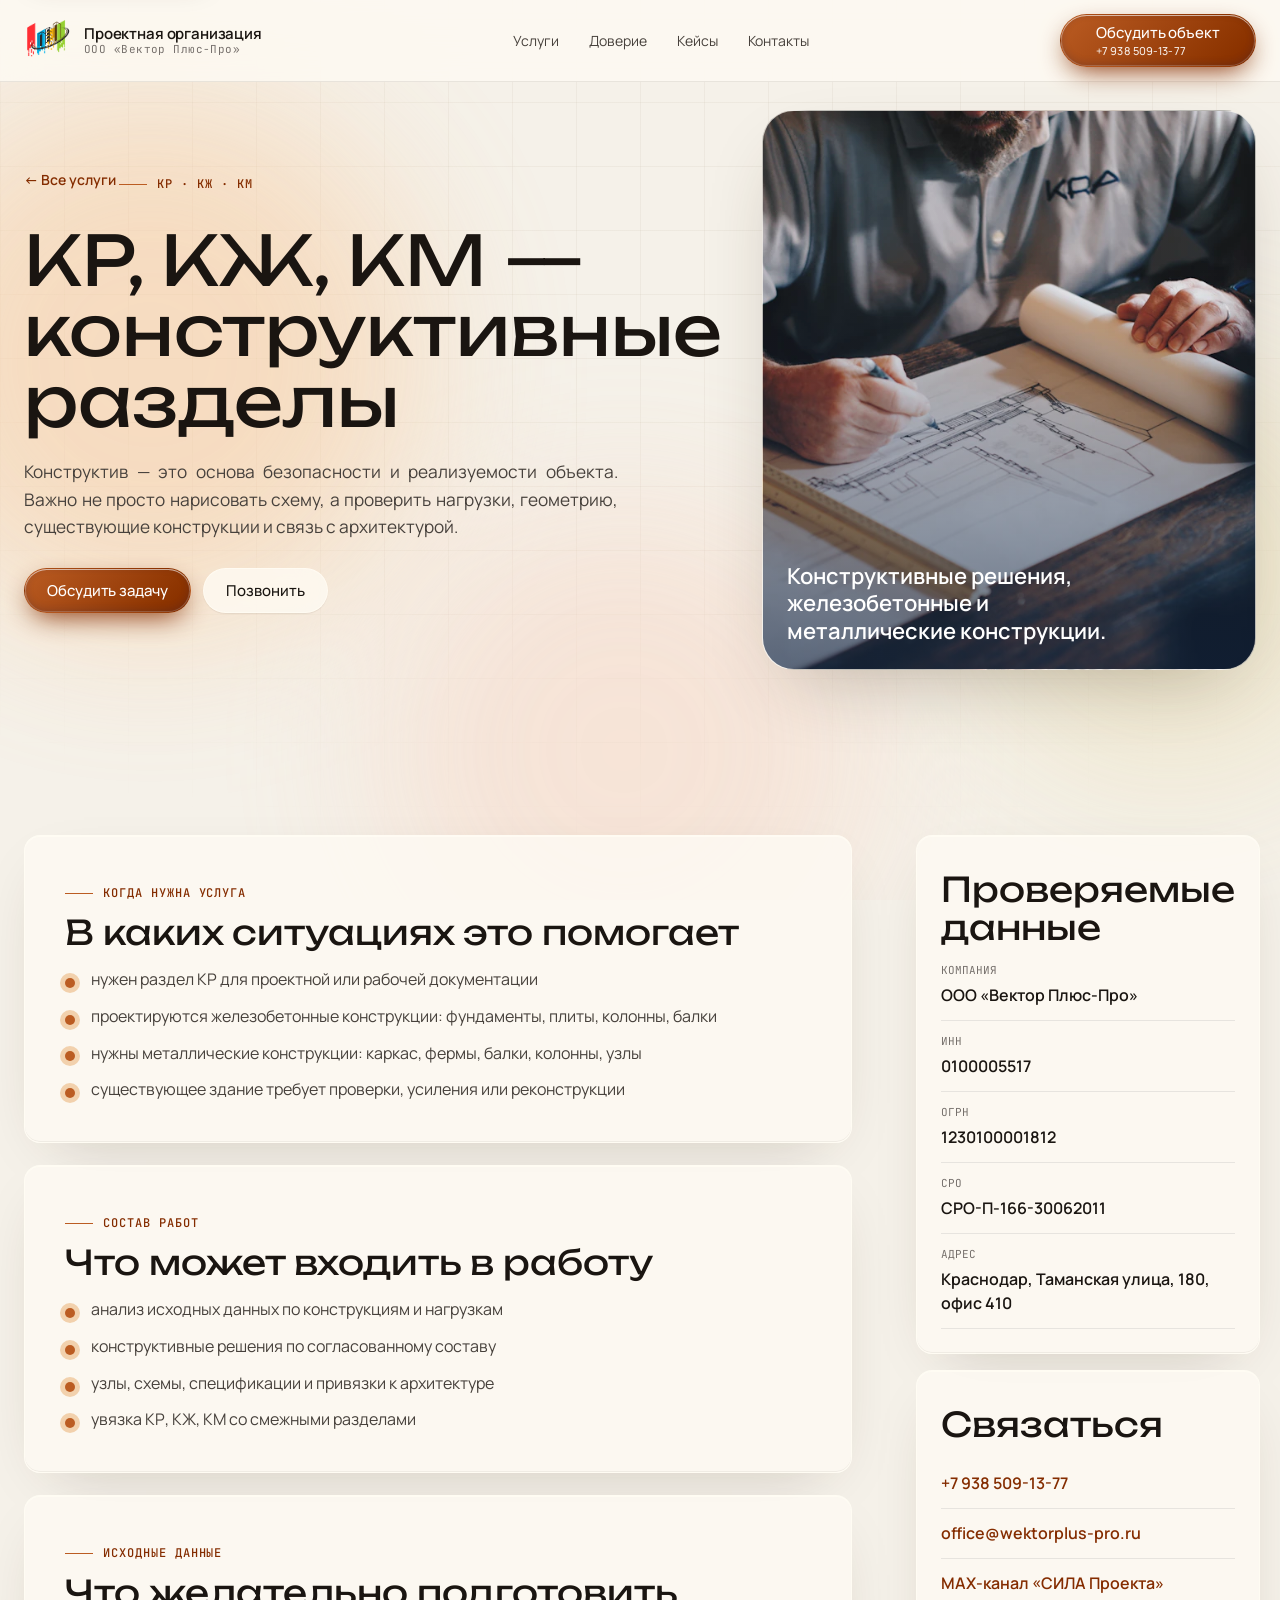
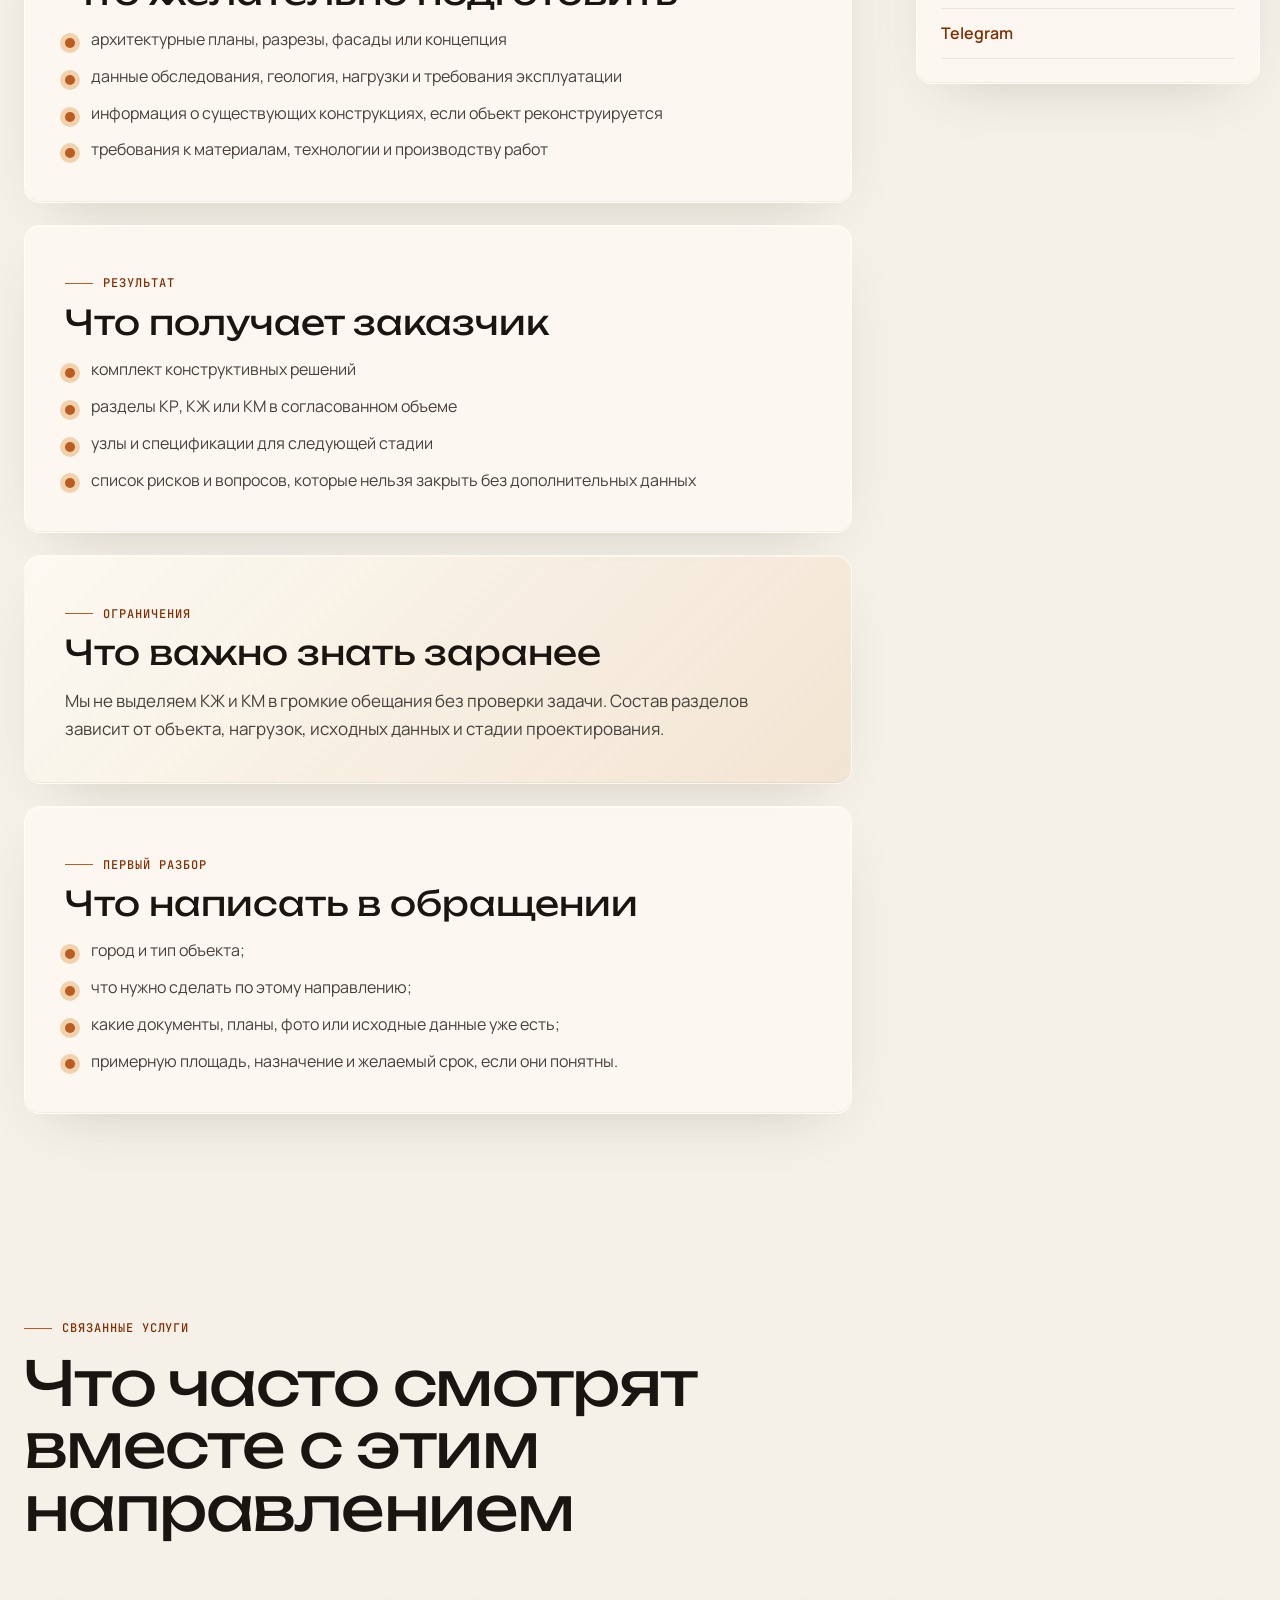
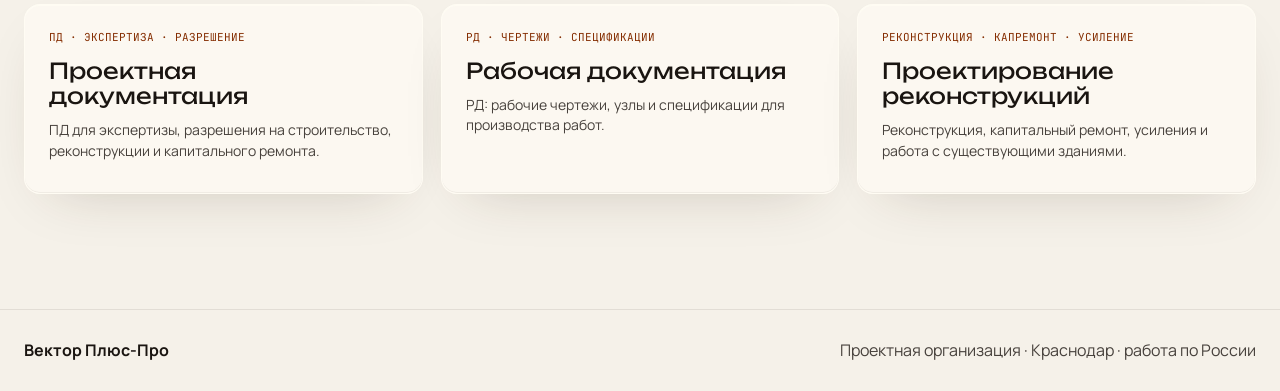
<file: site/services/kr-kzh-km/index.html>
<!doctype html>
<html lang="ru">
<head>
<meta charset="utf-8" />
<meta name="viewport" content="width=device-width, initial-scale=1, viewport-fit=cover" />
<title>КР, КЖ, КМ — конструктивные разделы · Вектор Плюс-Про</title>
<meta name="description" content="Разделы КР, КЖ и КМ для зданий, реконструкций, усилений, металлокаркасов, фундаментов и рабочих решений." />
<meta name="robots" content="index, follow" />
<meta name="theme-color" content="#f5efde" />
<link rel="canonical" href="https://wektorplus-pro.ru/services/kr-kzh-km/" />
<meta property="og:type" content="website" />
<meta property="og:title" content="КР, КЖ, КМ — конструктивные разделы · Вектор Плюс-Про" />
<meta property="og:description" content="Разделы КР, КЖ и КМ для зданий, реконструкций, усилений, металлокаркасов, фундаментов и рабочих решений." />
<meta property="og:url" content="https://wektorplus-pro.ru/services/kr-kzh-km/" />
<meta property="og:image" content="https://wektorplus-pro.ru/assets/images/service-architecture-structure.webp" />
<meta property="og:locale" content="ru_RU" />
<meta name="twitter:card" content="summary_large_image" />
<link rel="preconnect" href="https://fonts.googleapis.com" />
<link rel="preconnect" href="https://fonts.gstatic.com" crossorigin />
<link href="https://fonts.googleapis.com/css2?family=Manrope:wght@300;400;500;600;700;800&family=Onest:wght@400;500;600&family=Unbounded:wght@300;400;500;600&family=JetBrains+Mono:wght@400;500&display=swap&subset=cyrillic,cyrillic-ext,latin" rel="stylesheet" />
<link rel="icon" type="image/png" href="../../assets/brand/vpp-logo-mark.png" />
<link rel="apple-touch-icon" href="../../assets/brand/vpp-logo-mark.png" />
<link rel="preload" as="image" href="../../assets/images/service-architecture-structure.webp" type="image/webp" />
<link rel="stylesheet" href="../../styles.css" />
<script type="application/ld+json">
[
  {
    "@context": "https://schema.org",
    "@type": "Service",
    "@id": "https://wektorplus-pro.ru/services/kr-kzh-km/#service",
    "name": "КР, КЖ, КМ — конструктивные разделы",
    "description": "Разделы КР, КЖ и КМ для зданий, реконструкций, усилений, металлокаркасов, фундаментов и рабочих решений.",
    "areaServed": "RU",
    "provider": {
      "@id": "https://wektorplus-pro.ru/#org"
    },
    "serviceType": "КР, КЖ, КМ — конструктивные разделы",
    "url": "https://wektorplus-pro.ru/services/kr-kzh-km/"
  },
  {
    "@context": "https://schema.org",
    "@type": "BreadcrumbList",
    "itemListElement": [
      {
        "@type": "ListItem",
        "position": 1,
        "name": "Главная",
        "item": "https://wektorplus-pro.ru/"
      },
      {
        "@type": "ListItem",
        "position": 2,
        "name": "Услуги",
        "item": "https://wektorplus-pro.ru/#services"
      },
      {
        "@type": "ListItem",
        "position": 3,
        "name": "КР, КЖ, КМ — конструктивные разделы",
        "item": "https://wektorplus-pro.ru/services/kr-kzh-km/"
      }
    ]
  },
  {
    "@context": "https://schema.org",
    "@type": "LocalBusiness",
    "@id": "https://wektorplus-pro.ru/#org",
    "name": "ООО «Вектор Плюс-Про»",
    "url": "https://wektorplus-pro.ru",
    "image": "https://wektorplus-pro.ru/assets/images/service-architecture-structure.webp",
    "logo": "https://wektorplus-pro.ru/assets/brand/vpp-logo-full.png",
    "telephone": "+7 938 509-13-77",
    "email": "office@wektorplus-pro.ru",
    "address": {
      "@type": "PostalAddress",
      "streetAddress": "Таманская улица, 180, офис 410",
      "addressLocality": "Краснодар",
      "addressRegion": "Краснодарский край",
      "addressCountry": "RU"
    },
    "identifier": [
      {
        "@type": "PropertyValue",
        "propertyID": "ИНН",
        "value": "0100005517"
      },
      {
        "@type": "PropertyValue",
        "propertyID": "ОГРН",
        "value": "1230100001812"
      },
      {
        "@type": "PropertyValue",
        "propertyID": "СРО",
        "value": "СРО-П-166-30062011"
      }
    ],
    "sameAs": [
      "https://yandex.ru/maps/org/vektor_plyus_pro/136957193786/",
      "https://2gis.ru/krasnodar/firm/70000001103967582",
      "https://max.ru/id100005517_biz",
      "https://t.me/wektorpluspro"
    ]
  }
]
</script>
</head>
<body class="static-page">
<a class="skip-link" href="#main-content">Перейти к содержанию</a>
<div class="body-fx" aria-hidden="true"><div class="grid"></div><div class="orb orb-1"></div><div class="orb orb-2"></div><div class="orb orb-3"></div></div>
<header class="static-nav">
  <div class="container static-nav-inner">
    <a class="nav-logo" href="../../index.html" aria-label="Вектор Плюс-Про — на главную">
      <img class="nav-logo-img" src="../../assets/brand/vpp-logo-mark.png" width="500" height="500" alt="" aria-hidden="true" decoding="async" />
      <span class="nav-logo-text"><span class="sr-only">Вектор Плюс-Про</span>Проектная организация<small>ООО «Вектор Плюс-Про»</small></span>
    </a>
    <nav class="static-nav-links" aria-label="Разделы сайта">
      <a href="../../index.html#services">Услуги</a>
      <a href="../../index.html#trust">Доверие</a>
      <a href="../../index.html#cases">Кейсы</a>
      <a href="../../index.html#contacts">Контакты</a>
    </nav>
    <a class="btn btn-primary nav-contact-btn" href="../../index.html#contacts"><span class="btn-stack"><span>Обсудить объект</span><small>+7 938 509-13-77</small></span></a>
  </div>
</header>
<main id="main-content">
  <section class="section static-service-hero">
    <div class="container static-service-hero-grid">
      <div>
        <a class="static-back" href="../../index.html#services">← Все услуги</a>
        <span class="section-eyebrow">КР · КЖ · КМ</span>
        <h1>КР, КЖ, КМ — конструктивные разделы</h1>
        <p class="hero-sub">Конструктив — это основа безопасности и реализуемости объекта. Важно не просто нарисовать схему, а проверить нагрузки, геометрию, существующие конструкции и связь с архитектурой.</p>
        <div class="hero-actions">
          <a class="btn btn-primary" href="../../index.html#contacts">Обсудить задачу</a>
          <a class="btn btn-secondary" href="tel:+79385091377">Позвонить</a>
        </div>
      </div>
      <div class="static-service-visual" style="background-image:url('../../assets/images/service-architecture-structure.webp')">
        <span>Конструктивные решения, железобетонные и металлические конструкции.</span>
      </div>
    </div>
  </section>
  <section class="section static-service-content">
    <div class="container static-service-layout">
      <article class="static-service-main">
        <section>
          <span class="section-eyebrow">Когда нужна услуга</span>
          <h2>В каких ситуациях это помогает</h2>
          <ul><li>нужен раздел КР для проектной или рабочей документации</li>
<li>проектируются железобетонные конструкции: фундаменты, плиты, колонны, балки</li>
<li>нужны металлические конструкции: каркас, фермы, балки, колонны, узлы</li>
<li>существующее здание требует проверки, усиления или реконструкции</li></ul>
        </section>
        <section>
          <span class="section-eyebrow">Состав работ</span>
          <h2>Что может входить в работу</h2>
          <ul><li>анализ исходных данных по конструкциям и нагрузкам</li>
<li>конструктивные решения по согласованному составу</li>
<li>узлы, схемы, спецификации и привязки к архитектуре</li>
<li>увязка КР, КЖ, КМ со смежными разделами</li></ul>
        </section>
        <section>
          <span class="section-eyebrow">Исходные данные</span>
          <h2>Что желательно подготовить</h2>
          <ul><li>архитектурные планы, разрезы, фасады или концепция</li>
<li>данные обследования, геология, нагрузки и требования эксплуатации</li>
<li>информация о существующих конструкциях, если объект реконструируется</li>
<li>требования к материалам, технологии и производству работ</li></ul>
        </section>
        <section>
          <span class="section-eyebrow">Результат</span>
          <h2>Что получает заказчик</h2>
          <ul><li>комплект конструктивных решений</li>
<li>разделы КР, КЖ или КМ в согласованном объеме</li>
<li>узлы и спецификации для следующей стадии</li>
<li>список рисков и вопросов, которые нельзя закрыть без дополнительных данных</li></ul>
        </section>
        <section class="static-warning">
          <span class="section-eyebrow">Ограничения</span>
          <h2>Что важно знать заранее</h2>
          <p>Мы не выделяем КЖ и КМ в громкие обещания без проверки задачи. Состав разделов зависит от объекта, нагрузок, исходных данных и стадии проектирования.</p>
        </section>
        <section>
          <span class="section-eyebrow">Первый разбор</span>
          <h2>Что написать в обращении</h2>
          <ul>
            <li>город и тип объекта;</li>
            <li>что нужно сделать по этому направлению;</li>
            <li>какие документы, планы, фото или исходные данные уже есть;</li>
            <li>примерную площадь, назначение и желаемый срок, если они понятны.</li>
          </ul>
        </section>
      </article>
      <aside class="static-service-aside" aria-label="Контакты и реквизиты">
        <div class="static-aside-card">
          <h2>Проверяемые данные</h2>
          <dl>
            <div><dt>Компания</dt><dd>ООО «Вектор Плюс-Про»</dd></div>
            <div><dt>ИНН</dt><dd>0100005517</dd></div>
            <div><dt>ОГРН</dt><dd>1230100001812</dd></div>
            <div><dt>СРО</dt><dd>СРО-П-166-30062011</dd></div>
            <div><dt>Адрес</dt><dd>Краснодар, Таманская улица, 180, офис 410</dd></div>
          </dl>
        </div>
        <div class="static-aside-card">
          <h2>Связаться</h2>
          <a href="tel:+79385091377">+7 938 509-13-77</a>
          <a href="mailto:office@wektorplus-pro.ru">office@wektorplus-pro.ru</a>
          <a href="https://max.ru/id100005517_biz" target="_blank" rel="noreferrer">MAX-канал «СИЛА Проекта»</a>
          <a href="https://t.me/wektorpluspro" target="_blank" rel="noreferrer">Telegram</a>
        </div>
      </aside>
    </div>
  </section>
  <section class="section static-related">
    <div class="container">
      <div class="section-head">
        <span class="section-eyebrow">Связанные услуги</span>
        <h2 class="section-title">Что часто смотрят вместе с этим направлением</h2>
      </div>
      <div class="static-related-grid">
        <a class="static-related-card" href="../../services/pd/index.html"><span>ПД · экспертиза · разрешение</span><strong>Проектная документация</strong><small>ПД для экспертизы, разрешения на строительство, реконструкции и капитального ремонта.</small></a>
<a class="static-related-card" href="../../services/rd/index.html"><span>РД · чертежи · спецификации</span><strong>Рабочая документация</strong><small>РД: рабочие чертежи, узлы и спецификации для производства работ.</small></a>
<a class="static-related-card" href="../../services/rekonstruktsiya/index.html"><span>реконструкция · капремонт · усиление</span><strong>Проектирование реконструкций</strong><small>Реконструкция, капитальный ремонт, усиления и работа с существующими зданиями.</small></a>
      </div>
    </div>
  </section>
</main>
<footer class="static-footer">
  <div class="container">
    <a href="../../index.html">Вектор Плюс-Про</a>
    <span>Проектная организация · Краснодар · работа по России</span>
  </div>
</footer>
</body>
</html>
</file>
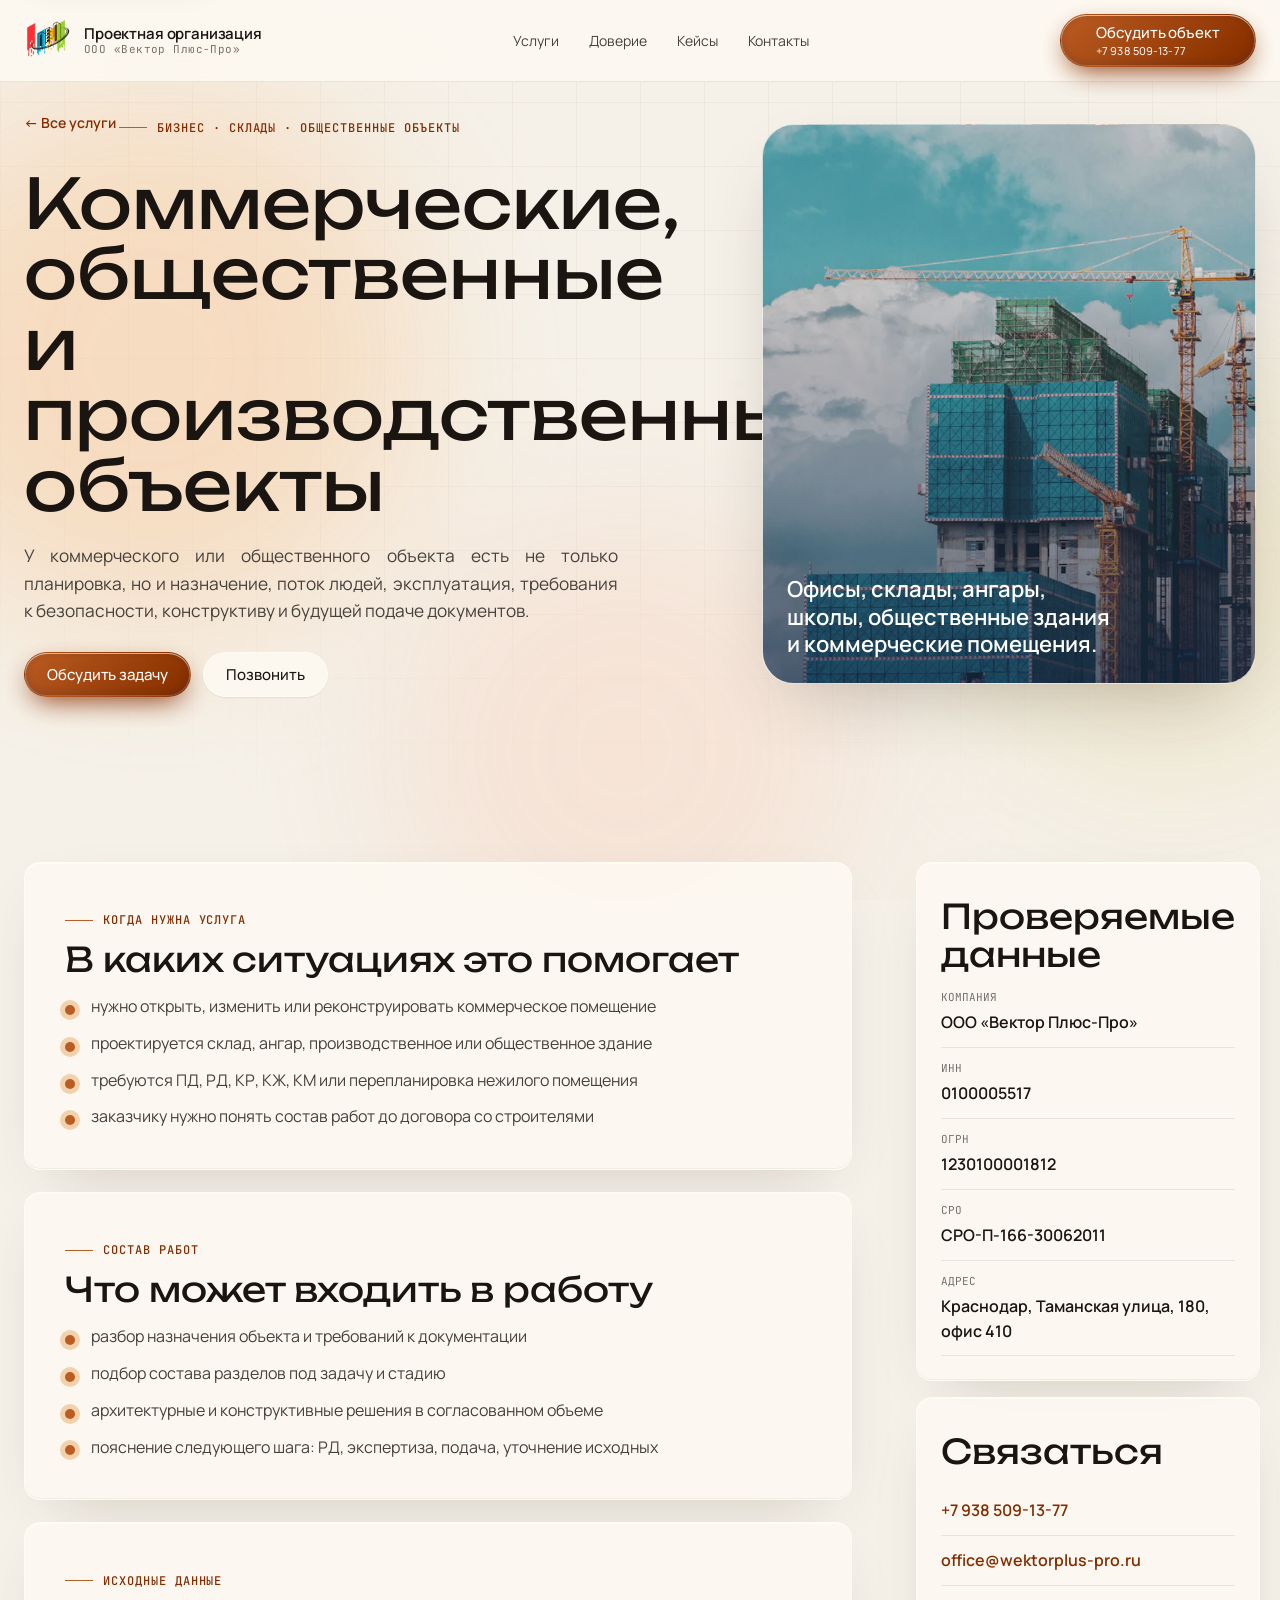
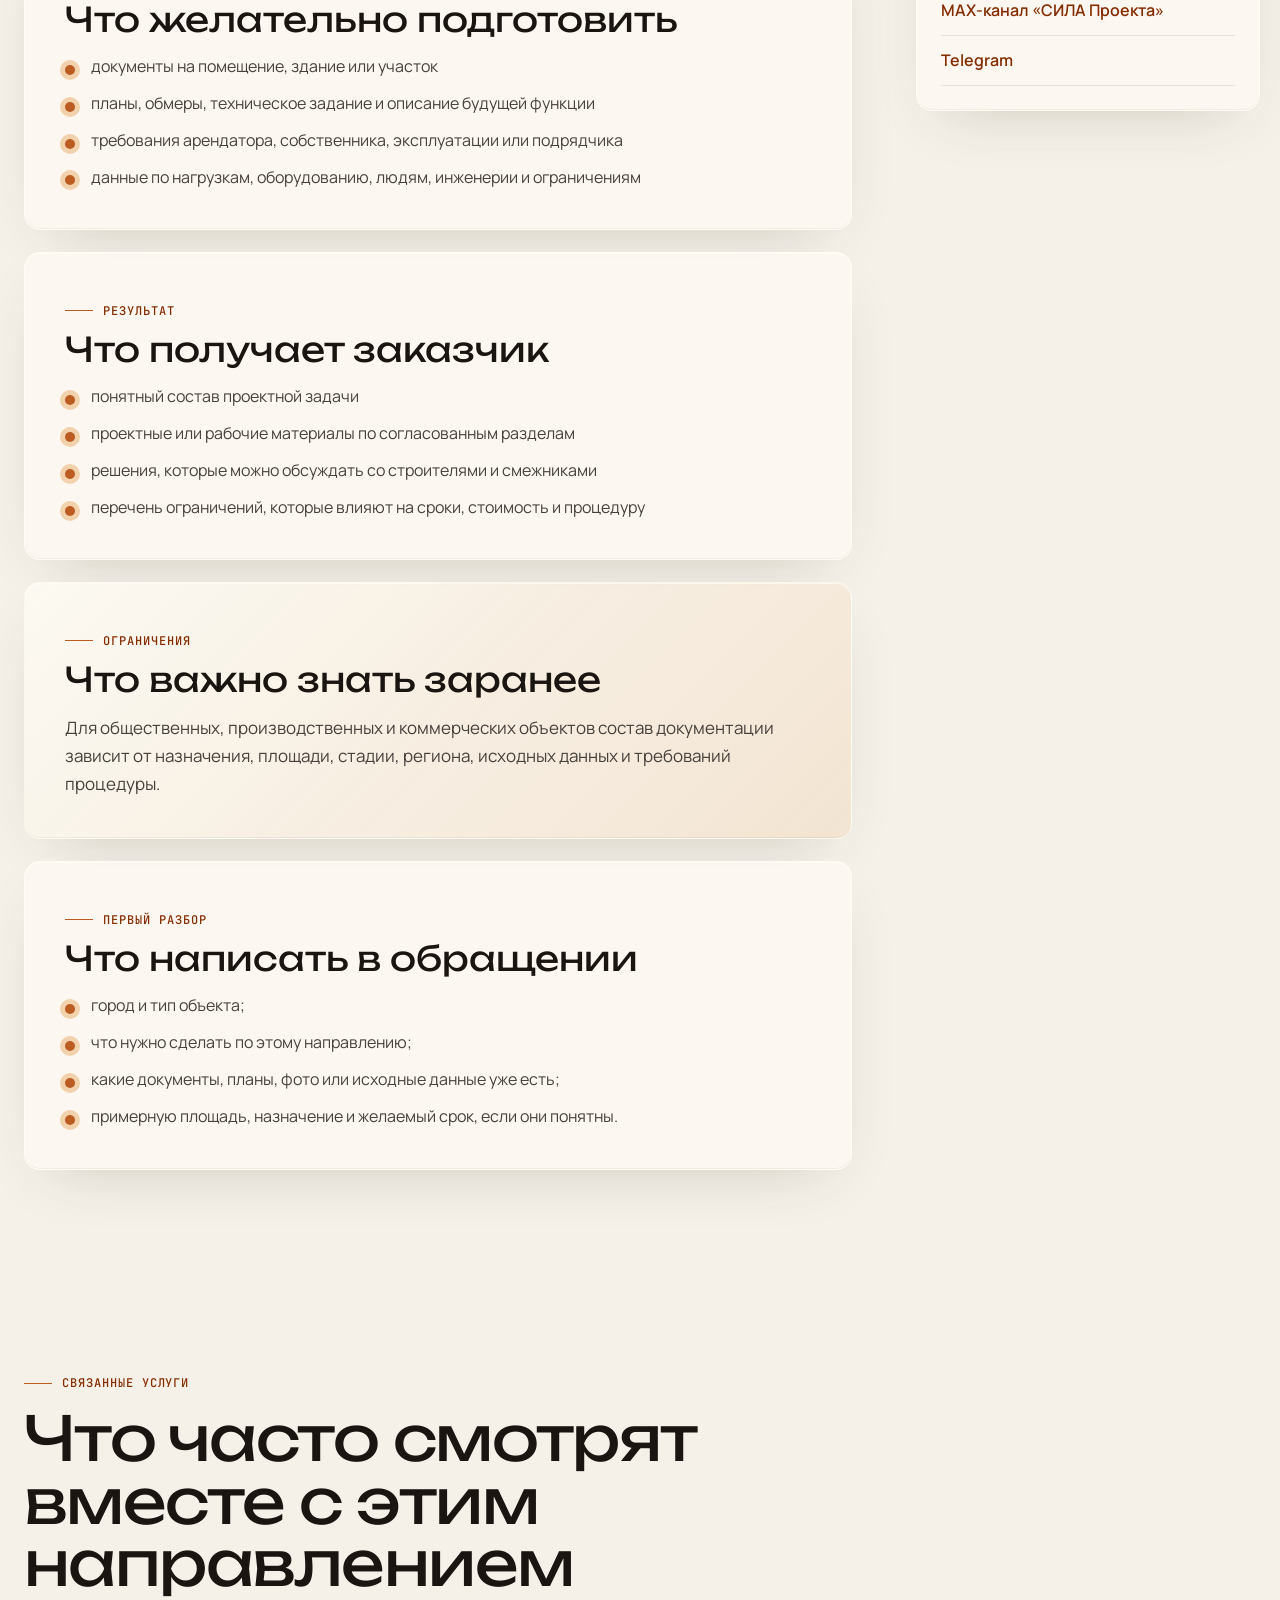
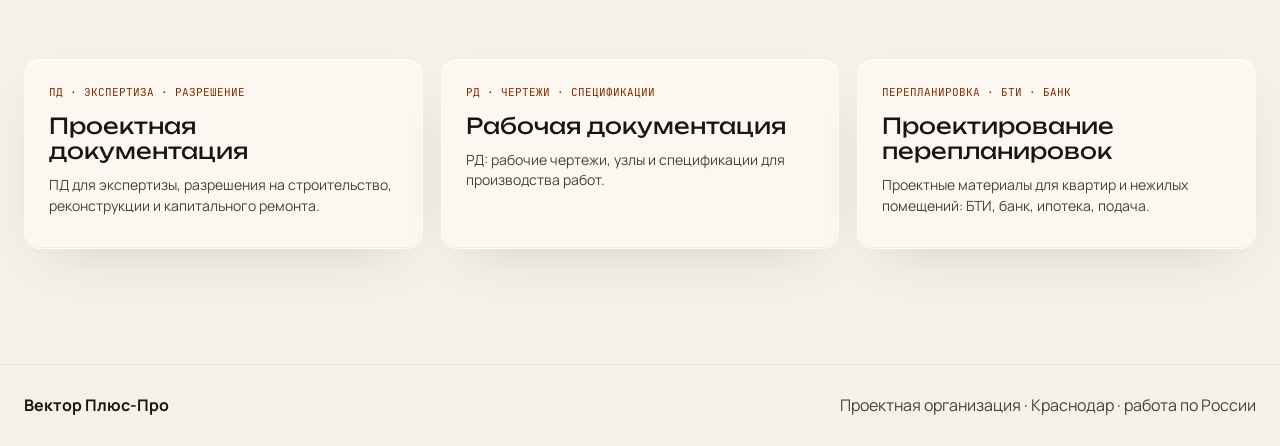
<file: site/services/objects/index.html>
<!doctype html>
<html lang="ru">
<head>
<meta charset="utf-8" />
<meta name="viewport" content="width=device-width, initial-scale=1, viewport-fit=cover" />
<title>Коммерческие, общественные и производственные объекты · Вектор Плюс-Про</title>
<meta name="description" content="Проектирование коммерческих, общественных и производственных объектов: состав документации, конструктив, перепланировки, реконструкции и рабочие решения." />
<meta name="robots" content="index, follow" />
<meta name="theme-color" content="#f5efde" />
<link rel="canonical" href="https://wektorplus-pro.ru/services/objects/" />
<meta property="og:type" content="website" />
<meta property="og:title" content="Коммерческие, общественные и производственные объекты · Вектор Плюс-Про" />
<meta property="og:description" content="Проектирование коммерческих, общественных и производственных объектов: состав документации, конструктив, перепланировки, реконструкции и рабочие решения." />
<meta property="og:url" content="https://wektorplus-pro.ru/services/objects/" />
<meta property="og:image" content="https://wektorplus-pro.ru/assets/images/service-commercial.webp" />
<meta property="og:locale" content="ru_RU" />
<meta name="twitter:card" content="summary_large_image" />
<link rel="preconnect" href="https://fonts.googleapis.com" />
<link rel="preconnect" href="https://fonts.gstatic.com" crossorigin />
<link href="https://fonts.googleapis.com/css2?family=Manrope:wght@300;400;500;600;700;800&family=Onest:wght@400;500;600&family=Unbounded:wght@300;400;500;600&family=JetBrains+Mono:wght@400;500&display=swap&subset=cyrillic,cyrillic-ext,latin" rel="stylesheet" />
<link rel="icon" type="image/png" href="../../assets/brand/vpp-logo-mark.png" />
<link rel="apple-touch-icon" href="../../assets/brand/vpp-logo-mark.png" />
<link rel="preload" as="image" href="../../assets/images/service-commercial.webp" type="image/webp" />
<link rel="stylesheet" href="../../styles.css" />
<script type="application/ld+json">
[
  {
    "@context": "https://schema.org",
    "@type": "Service",
    "@id": "https://wektorplus-pro.ru/services/objects/#service",
    "name": "Коммерческие, общественные и производственные объекты",
    "description": "Проектирование коммерческих, общественных и производственных объектов: состав документации, конструктив, перепланировки, реконструкции и рабочие решения.",
    "areaServed": "RU",
    "provider": {
      "@id": "https://wektorplus-pro.ru/#org"
    },
    "serviceType": "Коммерческие, общественные и производственные объекты",
    "url": "https://wektorplus-pro.ru/services/objects/"
  },
  {
    "@context": "https://schema.org",
    "@type": "BreadcrumbList",
    "itemListElement": [
      {
        "@type": "ListItem",
        "position": 1,
        "name": "Главная",
        "item": "https://wektorplus-pro.ru/"
      },
      {
        "@type": "ListItem",
        "position": 2,
        "name": "Услуги",
        "item": "https://wektorplus-pro.ru/#services"
      },
      {
        "@type": "ListItem",
        "position": 3,
        "name": "Коммерческие, общественные и производственные объекты",
        "item": "https://wektorplus-pro.ru/services/objects/"
      }
    ]
  },
  {
    "@context": "https://schema.org",
    "@type": "LocalBusiness",
    "@id": "https://wektorplus-pro.ru/#org",
    "name": "ООО «Вектор Плюс-Про»",
    "url": "https://wektorplus-pro.ru",
    "image": "https://wektorplus-pro.ru/assets/images/service-commercial.webp",
    "logo": "https://wektorplus-pro.ru/assets/brand/vpp-logo-full.png",
    "telephone": "+7 938 509-13-77",
    "email": "office@wektorplus-pro.ru",
    "address": {
      "@type": "PostalAddress",
      "streetAddress": "Таманская улица, 180, офис 410",
      "addressLocality": "Краснодар",
      "addressRegion": "Краснодарский край",
      "addressCountry": "RU"
    },
    "identifier": [
      {
        "@type": "PropertyValue",
        "propertyID": "ИНН",
        "value": "0100005517"
      },
      {
        "@type": "PropertyValue",
        "propertyID": "ОГРН",
        "value": "1230100001812"
      },
      {
        "@type": "PropertyValue",
        "propertyID": "СРО",
        "value": "СРО-П-166-30062011"
      }
    ],
    "sameAs": [
      "https://yandex.ru/maps/org/vektor_plyus_pro/136957193786/",
      "https://2gis.ru/krasnodar/firm/70000001103967582",
      "https://max.ru/id100005517_biz",
      "https://t.me/wektorpluspro"
    ]
  }
]
</script>
</head>
<body class="static-page">
<a class="skip-link" href="#main-content">Перейти к содержанию</a>
<div class="body-fx" aria-hidden="true"><div class="grid"></div><div class="orb orb-1"></div><div class="orb orb-2"></div><div class="orb orb-3"></div></div>
<header class="static-nav">
  <div class="container static-nav-inner">
    <a class="nav-logo" href="../../index.html" aria-label="Вектор Плюс-Про — на главную">
      <img class="nav-logo-img" src="../../assets/brand/vpp-logo-mark.png" width="500" height="500" alt="" aria-hidden="true" decoding="async" />
      <span class="nav-logo-text"><span class="sr-only">Вектор Плюс-Про</span>Проектная организация<small>ООО «Вектор Плюс-Про»</small></span>
    </a>
    <nav class="static-nav-links" aria-label="Разделы сайта">
      <a href="../../index.html#services">Услуги</a>
      <a href="../../index.html#trust">Доверие</a>
      <a href="../../index.html#cases">Кейсы</a>
      <a href="../../index.html#contacts">Контакты</a>
    </nav>
    <a class="btn btn-primary nav-contact-btn" href="../../index.html#contacts"><span class="btn-stack"><span>Обсудить объект</span><small>+7 938 509-13-77</small></span></a>
  </div>
</header>
<main id="main-content">
  <section class="section static-service-hero">
    <div class="container static-service-hero-grid">
      <div>
        <a class="static-back" href="../../index.html#services">← Все услуги</a>
        <span class="section-eyebrow">бизнес · склады · общественные объекты</span>
        <h1>Коммерческие, общественные и производственные объекты</h1>
        <p class="hero-sub">У коммерческого или общественного объекта есть не только планировка, но и назначение, поток людей, эксплуатация, требования к безопасности, конструктиву и будущей подаче документов.</p>
        <div class="hero-actions">
          <a class="btn btn-primary" href="../../index.html#contacts">Обсудить задачу</a>
          <a class="btn btn-secondary" href="tel:+79385091377">Позвонить</a>
        </div>
      </div>
      <div class="static-service-visual" style="background-image:url('../../assets/images/service-commercial.webp')">
        <span>Офисы, склады, ангары, школы, общественные здания и коммерческие помещения.</span>
      </div>
    </div>
  </section>
  <section class="section static-service-content">
    <div class="container static-service-layout">
      <article class="static-service-main">
        <section>
          <span class="section-eyebrow">Когда нужна услуга</span>
          <h2>В каких ситуациях это помогает</h2>
          <ul><li>нужно открыть, изменить или реконструировать коммерческое помещение</li>
<li>проектируется склад, ангар, производственное или общественное здание</li>
<li>требуются ПД, РД, КР, КЖ, КМ или перепланировка нежилого помещения</li>
<li>заказчику нужно понять состав работ до договора со строителями</li></ul>
        </section>
        <section>
          <span class="section-eyebrow">Состав работ</span>
          <h2>Что может входить в работу</h2>
          <ul><li>разбор назначения объекта и требований к документации</li>
<li>подбор состава разделов под задачу и стадию</li>
<li>архитектурные и конструктивные решения в согласованном объеме</li>
<li>пояснение следующего шага: РД, экспертиза, подача, уточнение исходных</li></ul>
        </section>
        <section>
          <span class="section-eyebrow">Исходные данные</span>
          <h2>Что желательно подготовить</h2>
          <ul><li>документы на помещение, здание или участок</li>
<li>планы, обмеры, техническое задание и описание будущей функции</li>
<li>требования арендатора, собственника, эксплуатации или подрядчика</li>
<li>данные по нагрузкам, оборудованию, людям, инженерии и ограничениям</li></ul>
        </section>
        <section>
          <span class="section-eyebrow">Результат</span>
          <h2>Что получает заказчик</h2>
          <ul><li>понятный состав проектной задачи</li>
<li>проектные или рабочие материалы по согласованным разделам</li>
<li>решения, которые можно обсуждать со строителями и смежниками</li>
<li>перечень ограничений, которые влияют на сроки, стоимость и процедуру</li></ul>
        </section>
        <section class="static-warning">
          <span class="section-eyebrow">Ограничения</span>
          <h2>Что важно знать заранее</h2>
          <p>Для общественных, производственных и коммерческих объектов состав документации зависит от назначения, площади, стадии, региона, исходных данных и требований процедуры.</p>
        </section>
        <section>
          <span class="section-eyebrow">Первый разбор</span>
          <h2>Что написать в обращении</h2>
          <ul>
            <li>город и тип объекта;</li>
            <li>что нужно сделать по этому направлению;</li>
            <li>какие документы, планы, фото или исходные данные уже есть;</li>
            <li>примерную площадь, назначение и желаемый срок, если они понятны.</li>
          </ul>
        </section>
      </article>
      <aside class="static-service-aside" aria-label="Контакты и реквизиты">
        <div class="static-aside-card">
          <h2>Проверяемые данные</h2>
          <dl>
            <div><dt>Компания</dt><dd>ООО «Вектор Плюс-Про»</dd></div>
            <div><dt>ИНН</dt><dd>0100005517</dd></div>
            <div><dt>ОГРН</dt><dd>1230100001812</dd></div>
            <div><dt>СРО</dt><dd>СРО-П-166-30062011</dd></div>
            <div><dt>Адрес</dt><dd>Краснодар, Таманская улица, 180, офис 410</dd></div>
          </dl>
        </div>
        <div class="static-aside-card">
          <h2>Связаться</h2>
          <a href="tel:+79385091377">+7 938 509-13-77</a>
          <a href="mailto:office@wektorplus-pro.ru">office@wektorplus-pro.ru</a>
          <a href="https://max.ru/id100005517_biz" target="_blank" rel="noreferrer">MAX-канал «СИЛА Проекта»</a>
          <a href="https://t.me/wektorpluspro" target="_blank" rel="noreferrer">Telegram</a>
        </div>
      </aside>
    </div>
  </section>
  <section class="section static-related">
    <div class="container">
      <div class="section-head">
        <span class="section-eyebrow">Связанные услуги</span>
        <h2 class="section-title">Что часто смотрят вместе с этим направлением</h2>
      </div>
      <div class="static-related-grid">
        <a class="static-related-card" href="../../services/pd/index.html"><span>ПД · экспертиза · разрешение</span><strong>Проектная документация</strong><small>ПД для экспертизы, разрешения на строительство, реконструкции и капитального ремонта.</small></a>
<a class="static-related-card" href="../../services/rd/index.html"><span>РД · чертежи · спецификации</span><strong>Рабочая документация</strong><small>РД: рабочие чертежи, узлы и спецификации для производства работ.</small></a>
<a class="static-related-card" href="../../services/pereplanirovki/index.html"><span>перепланировка · БТИ · банк</span><strong>Проектирование перепланировок</strong><small>Проектные материалы для квартир и нежилых помещений: БТИ, банк, ипотека, подача.</small></a>
      </div>
    </div>
  </section>
</main>
<footer class="static-footer">
  <div class="container">
    <a href="../../index.html">Вектор Плюс-Про</a>
    <span>Проектная организация · Краснодар · работа по России</span>
  </div>
</footer>
</body>
</html>
</file>
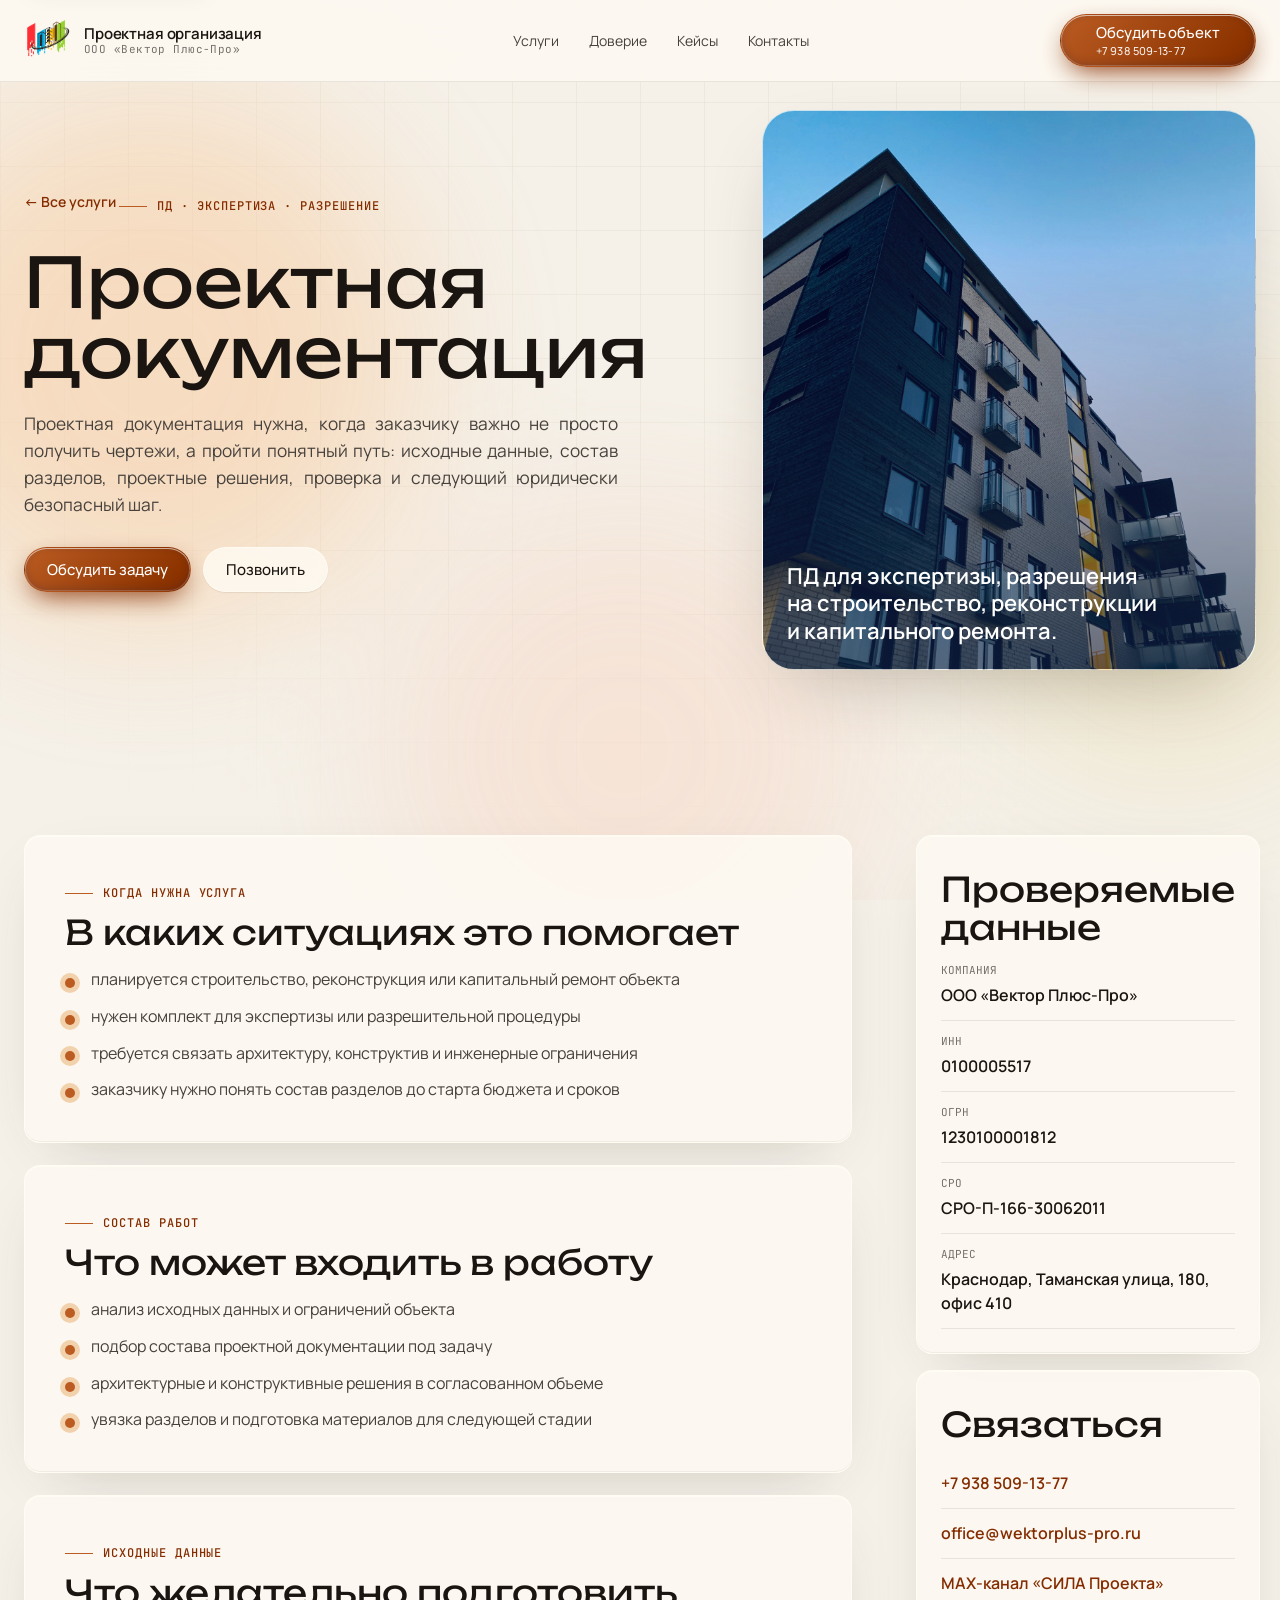
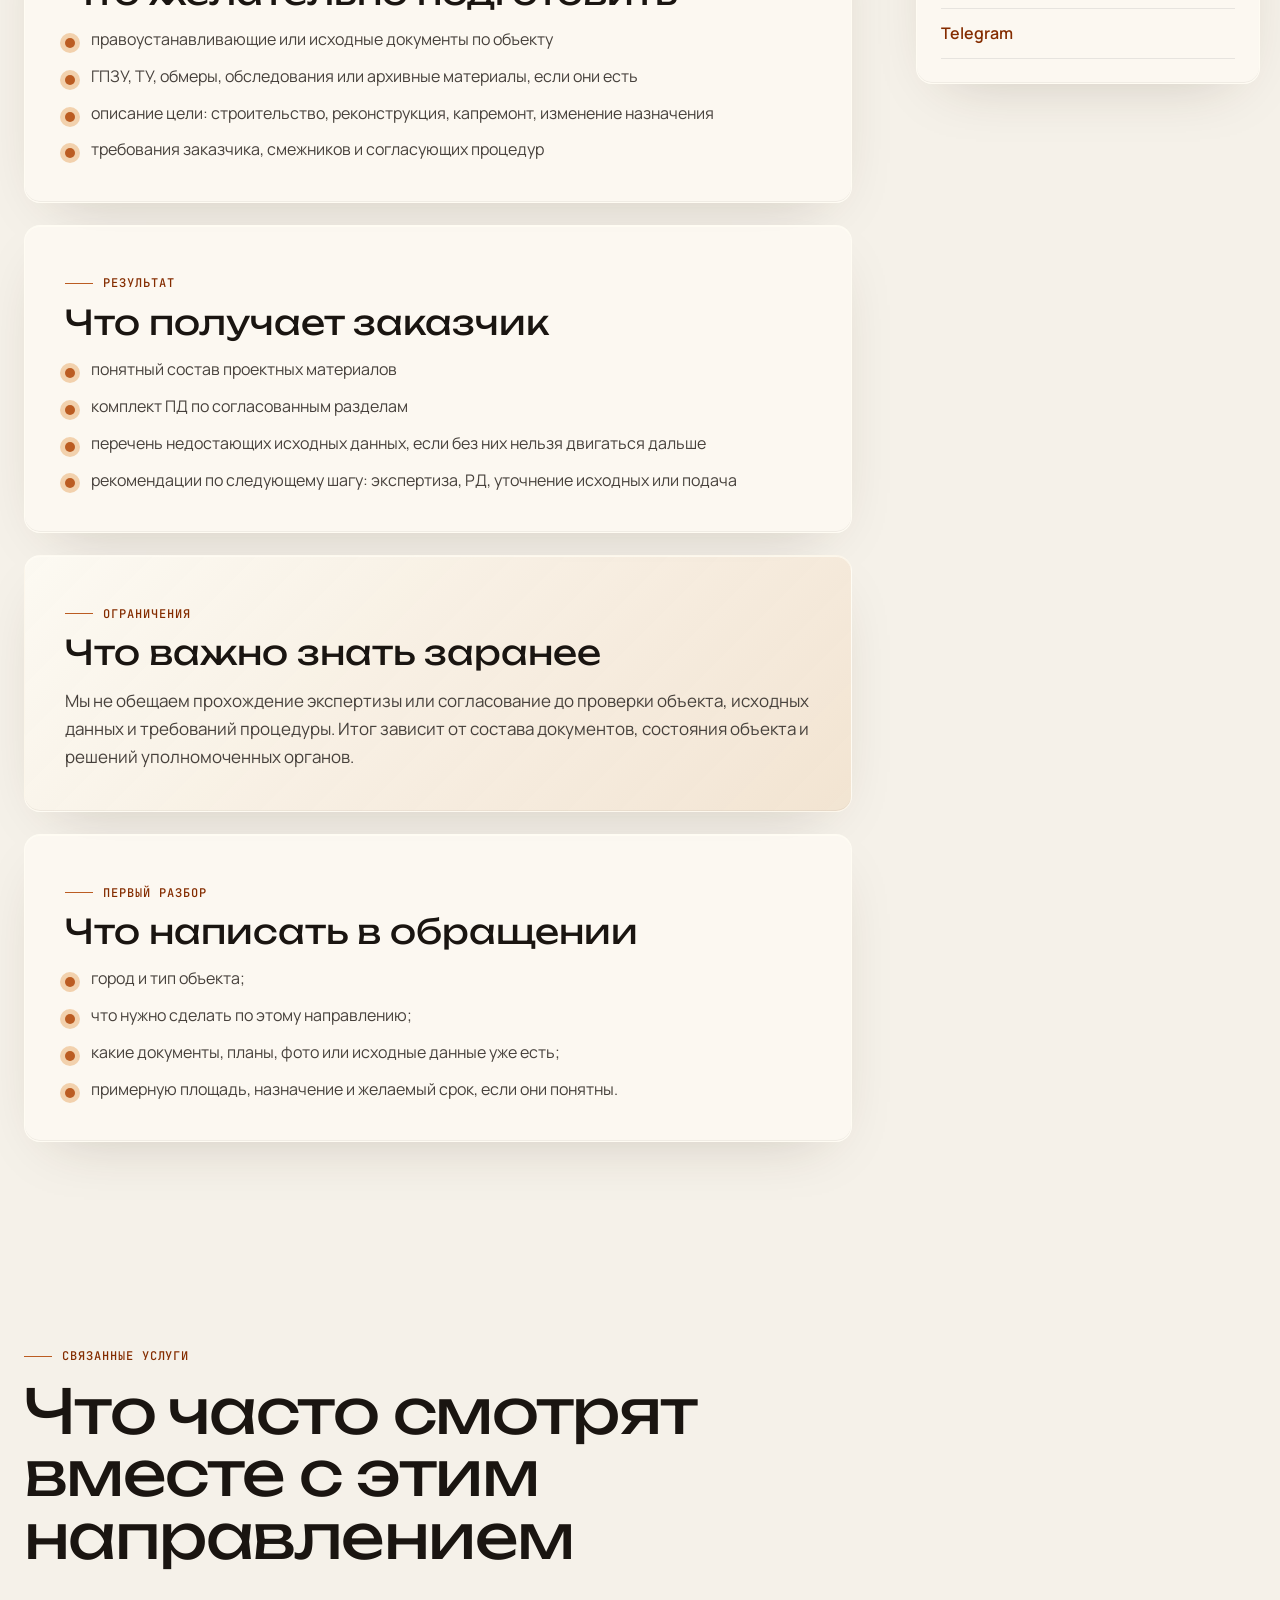
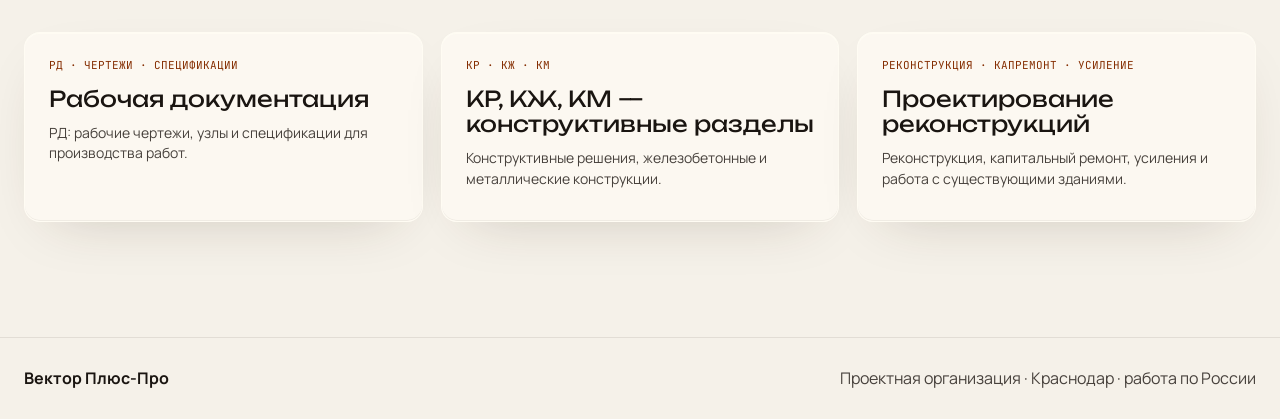
<file: site/services/pd/index.html>
<!doctype html>
<html lang="ru">
<head>
<meta charset="utf-8" />
<meta name="viewport" content="width=device-width, initial-scale=1, viewport-fit=cover" />
<title>Проектная документация · Вектор Плюс-Про</title>
<meta name="description" content="Проектная документация для коммерческих, общественных, производственных и частных объектов. Подбираем состав разделов под задачу, исходные данные и требования процедуры." />
<meta name="robots" content="index, follow" />
<meta name="theme-color" content="#f5efde" />
<link rel="canonical" href="https://wektorplus-pro.ru/services/pd/" />
<meta property="og:type" content="website" />
<meta property="og:title" content="Проектная документация · Вектор Плюс-Про" />
<meta property="og:description" content="Проектная документация для коммерческих, общественных, производственных и частных объектов. Подбираем состав разделов под задачу, исходные данные и требования процедуры." />
<meta property="og:url" content="https://wektorplus-pro.ru/services/pd/" />
<meta property="og:image" content="https://wektorplus-pro.ru/assets/images/service-project-docs.webp" />
<meta property="og:locale" content="ru_RU" />
<meta name="twitter:card" content="summary_large_image" />
<link rel="preconnect" href="https://fonts.googleapis.com" />
<link rel="preconnect" href="https://fonts.gstatic.com" crossorigin />
<link href="https://fonts.googleapis.com/css2?family=Manrope:wght@300;400;500;600;700;800&family=Onest:wght@400;500;600&family=Unbounded:wght@300;400;500;600&family=JetBrains+Mono:wght@400;500&display=swap&subset=cyrillic,cyrillic-ext,latin" rel="stylesheet" />
<link rel="icon" type="image/png" href="../../assets/brand/vpp-logo-mark.png" />
<link rel="apple-touch-icon" href="../../assets/brand/vpp-logo-mark.png" />
<link rel="preload" as="image" href="../../assets/images/service-project-docs.webp" type="image/webp" />
<link rel="stylesheet" href="../../styles.css" />
<script type="application/ld+json">
[
  {
    "@context": "https://schema.org",
    "@type": "Service",
    "@id": "https://wektorplus-pro.ru/services/pd/#service",
    "name": "Проектная документация",
    "description": "Проектная документация для коммерческих, общественных, производственных и частных объектов. Подбираем состав разделов под задачу, исходные данные и требования процедуры.",
    "areaServed": "RU",
    "provider": {
      "@id": "https://wektorplus-pro.ru/#org"
    },
    "serviceType": "Проектная документация",
    "url": "https://wektorplus-pro.ru/services/pd/"
  },
  {
    "@context": "https://schema.org",
    "@type": "BreadcrumbList",
    "itemListElement": [
      {
        "@type": "ListItem",
        "position": 1,
        "name": "Главная",
        "item": "https://wektorplus-pro.ru/"
      },
      {
        "@type": "ListItem",
        "position": 2,
        "name": "Услуги",
        "item": "https://wektorplus-pro.ru/#services"
      },
      {
        "@type": "ListItem",
        "position": 3,
        "name": "Проектная документация",
        "item": "https://wektorplus-pro.ru/services/pd/"
      }
    ]
  },
  {
    "@context": "https://schema.org",
    "@type": "LocalBusiness",
    "@id": "https://wektorplus-pro.ru/#org",
    "name": "ООО «Вектор Плюс-Про»",
    "url": "https://wektorplus-pro.ru",
    "image": "https://wektorplus-pro.ru/assets/images/service-project-docs.webp",
    "logo": "https://wektorplus-pro.ru/assets/brand/vpp-logo-full.png",
    "telephone": "+7 938 509-13-77",
    "email": "office@wektorplus-pro.ru",
    "address": {
      "@type": "PostalAddress",
      "streetAddress": "Таманская улица, 180, офис 410",
      "addressLocality": "Краснодар",
      "addressRegion": "Краснодарский край",
      "addressCountry": "RU"
    },
    "identifier": [
      {
        "@type": "PropertyValue",
        "propertyID": "ИНН",
        "value": "0100005517"
      },
      {
        "@type": "PropertyValue",
        "propertyID": "ОГРН",
        "value": "1230100001812"
      },
      {
        "@type": "PropertyValue",
        "propertyID": "СРО",
        "value": "СРО-П-166-30062011"
      }
    ],
    "sameAs": [
      "https://yandex.ru/maps/org/vektor_plyus_pro/136957193786/",
      "https://2gis.ru/krasnodar/firm/70000001103967582",
      "https://max.ru/id100005517_biz",
      "https://t.me/wektorpluspro"
    ]
  }
]
</script>
</head>
<body class="static-page">
<a class="skip-link" href="#main-content">Перейти к содержанию</a>
<div class="body-fx" aria-hidden="true"><div class="grid"></div><div class="orb orb-1"></div><div class="orb orb-2"></div><div class="orb orb-3"></div></div>
<header class="static-nav">
  <div class="container static-nav-inner">
    <a class="nav-logo" href="../../index.html" aria-label="Вектор Плюс-Про — на главную">
      <img class="nav-logo-img" src="../../assets/brand/vpp-logo-mark.png" width="500" height="500" alt="" aria-hidden="true" decoding="async" />
      <span class="nav-logo-text"><span class="sr-only">Вектор Плюс-Про</span>Проектная организация<small>ООО «Вектор Плюс-Про»</small></span>
    </a>
    <nav class="static-nav-links" aria-label="Разделы сайта">
      <a href="../../index.html#services">Услуги</a>
      <a href="../../index.html#trust">Доверие</a>
      <a href="../../index.html#cases">Кейсы</a>
      <a href="../../index.html#contacts">Контакты</a>
    </nav>
    <a class="btn btn-primary nav-contact-btn" href="../../index.html#contacts"><span class="btn-stack"><span>Обсудить объект</span><small>+7 938 509-13-77</small></span></a>
  </div>
</header>
<main id="main-content">
  <section class="section static-service-hero">
    <div class="container static-service-hero-grid">
      <div>
        <a class="static-back" href="../../index.html#services">← Все услуги</a>
        <span class="section-eyebrow">ПД · экспертиза · разрешение</span>
        <h1>Проектная документация</h1>
        <p class="hero-sub">Проектная документация нужна, когда заказчику важно не просто получить чертежи, а пройти понятный путь: исходные данные, состав разделов, проектные решения, проверка и следующий юридически безопасный шаг.</p>
        <div class="hero-actions">
          <a class="btn btn-primary" href="../../index.html#contacts">Обсудить задачу</a>
          <a class="btn btn-secondary" href="tel:+79385091377">Позвонить</a>
        </div>
      </div>
      <div class="static-service-visual" style="background-image:url('../../assets/images/service-project-docs.webp')">
        <span>ПД для экспертизы, разрешения на строительство, реконструкции и капитального ремонта.</span>
      </div>
    </div>
  </section>
  <section class="section static-service-content">
    <div class="container static-service-layout">
      <article class="static-service-main">
        <section>
          <span class="section-eyebrow">Когда нужна услуга</span>
          <h2>В каких ситуациях это помогает</h2>
          <ul><li>планируется строительство, реконструкция или капитальный ремонт объекта</li>
<li>нужен комплект для экспертизы или разрешительной процедуры</li>
<li>требуется связать архитектуру, конструктив и инженерные ограничения</li>
<li>заказчику нужно понять состав разделов до старта бюджета и сроков</li></ul>
        </section>
        <section>
          <span class="section-eyebrow">Состав работ</span>
          <h2>Что может входить в работу</h2>
          <ul><li>анализ исходных данных и ограничений объекта</li>
<li>подбор состава проектной документации под задачу</li>
<li>архитектурные и конструктивные решения в согласованном объеме</li>
<li>увязка разделов и подготовка материалов для следующей стадии</li></ul>
        </section>
        <section>
          <span class="section-eyebrow">Исходные данные</span>
          <h2>Что желательно подготовить</h2>
          <ul><li>правоустанавливающие или исходные документы по объекту</li>
<li>ГПЗУ, ТУ, обмеры, обследования или архивные материалы, если они есть</li>
<li>описание цели: строительство, реконструкция, капремонт, изменение назначения</li>
<li>требования заказчика, смежников и согласующих процедур</li></ul>
        </section>
        <section>
          <span class="section-eyebrow">Результат</span>
          <h2>Что получает заказчик</h2>
          <ul><li>понятный состав проектных материалов</li>
<li>комплект ПД по согласованным разделам</li>
<li>перечень недостающих исходных данных, если без них нельзя двигаться дальше</li>
<li>рекомендации по следующему шагу: экспертиза, РД, уточнение исходных или подача</li></ul>
        </section>
        <section class="static-warning">
          <span class="section-eyebrow">Ограничения</span>
          <h2>Что важно знать заранее</h2>
          <p>Мы не обещаем прохождение экспертизы или согласование до проверки объекта, исходных данных и требований процедуры. Итог зависит от состава документов, состояния объекта и решений уполномоченных органов.</p>
        </section>
        <section>
          <span class="section-eyebrow">Первый разбор</span>
          <h2>Что написать в обращении</h2>
          <ul>
            <li>город и тип объекта;</li>
            <li>что нужно сделать по этому направлению;</li>
            <li>какие документы, планы, фото или исходные данные уже есть;</li>
            <li>примерную площадь, назначение и желаемый срок, если они понятны.</li>
          </ul>
        </section>
      </article>
      <aside class="static-service-aside" aria-label="Контакты и реквизиты">
        <div class="static-aside-card">
          <h2>Проверяемые данные</h2>
          <dl>
            <div><dt>Компания</dt><dd>ООО «Вектор Плюс-Про»</dd></div>
            <div><dt>ИНН</dt><dd>0100005517</dd></div>
            <div><dt>ОГРН</dt><dd>1230100001812</dd></div>
            <div><dt>СРО</dt><dd>СРО-П-166-30062011</dd></div>
            <div><dt>Адрес</dt><dd>Краснодар, Таманская улица, 180, офис 410</dd></div>
          </dl>
        </div>
        <div class="static-aside-card">
          <h2>Связаться</h2>
          <a href="tel:+79385091377">+7 938 509-13-77</a>
          <a href="mailto:office@wektorplus-pro.ru">office@wektorplus-pro.ru</a>
          <a href="https://max.ru/id100005517_biz" target="_blank" rel="noreferrer">MAX-канал «СИЛА Проекта»</a>
          <a href="https://t.me/wektorpluspro" target="_blank" rel="noreferrer">Telegram</a>
        </div>
      </aside>
    </div>
  </section>
  <section class="section static-related">
    <div class="container">
      <div class="section-head">
        <span class="section-eyebrow">Связанные услуги</span>
        <h2 class="section-title">Что часто смотрят вместе с этим направлением</h2>
      </div>
      <div class="static-related-grid">
        <a class="static-related-card" href="../../services/rd/index.html"><span>РД · чертежи · спецификации</span><strong>Рабочая документация</strong><small>РД: рабочие чертежи, узлы и спецификации для производства работ.</small></a>
<a class="static-related-card" href="../../services/kr-kzh-km/index.html"><span>КР · КЖ · КМ</span><strong>КР, КЖ, КМ — конструктивные разделы</strong><small>Конструктивные решения, железобетонные и металлические конструкции.</small></a>
<a class="static-related-card" href="../../services/rekonstruktsiya/index.html"><span>реконструкция · капремонт · усиление</span><strong>Проектирование реконструкций</strong><small>Реконструкция, капитальный ремонт, усиления и работа с существующими зданиями.</small></a>
      </div>
    </div>
  </section>
</main>
<footer class="static-footer">
  <div class="container">
    <a href="../../index.html">Вектор Плюс-Про</a>
    <span>Проектная организация · Краснодар · работа по России</span>
  </div>
</footer>
</body>
</html>
</file>
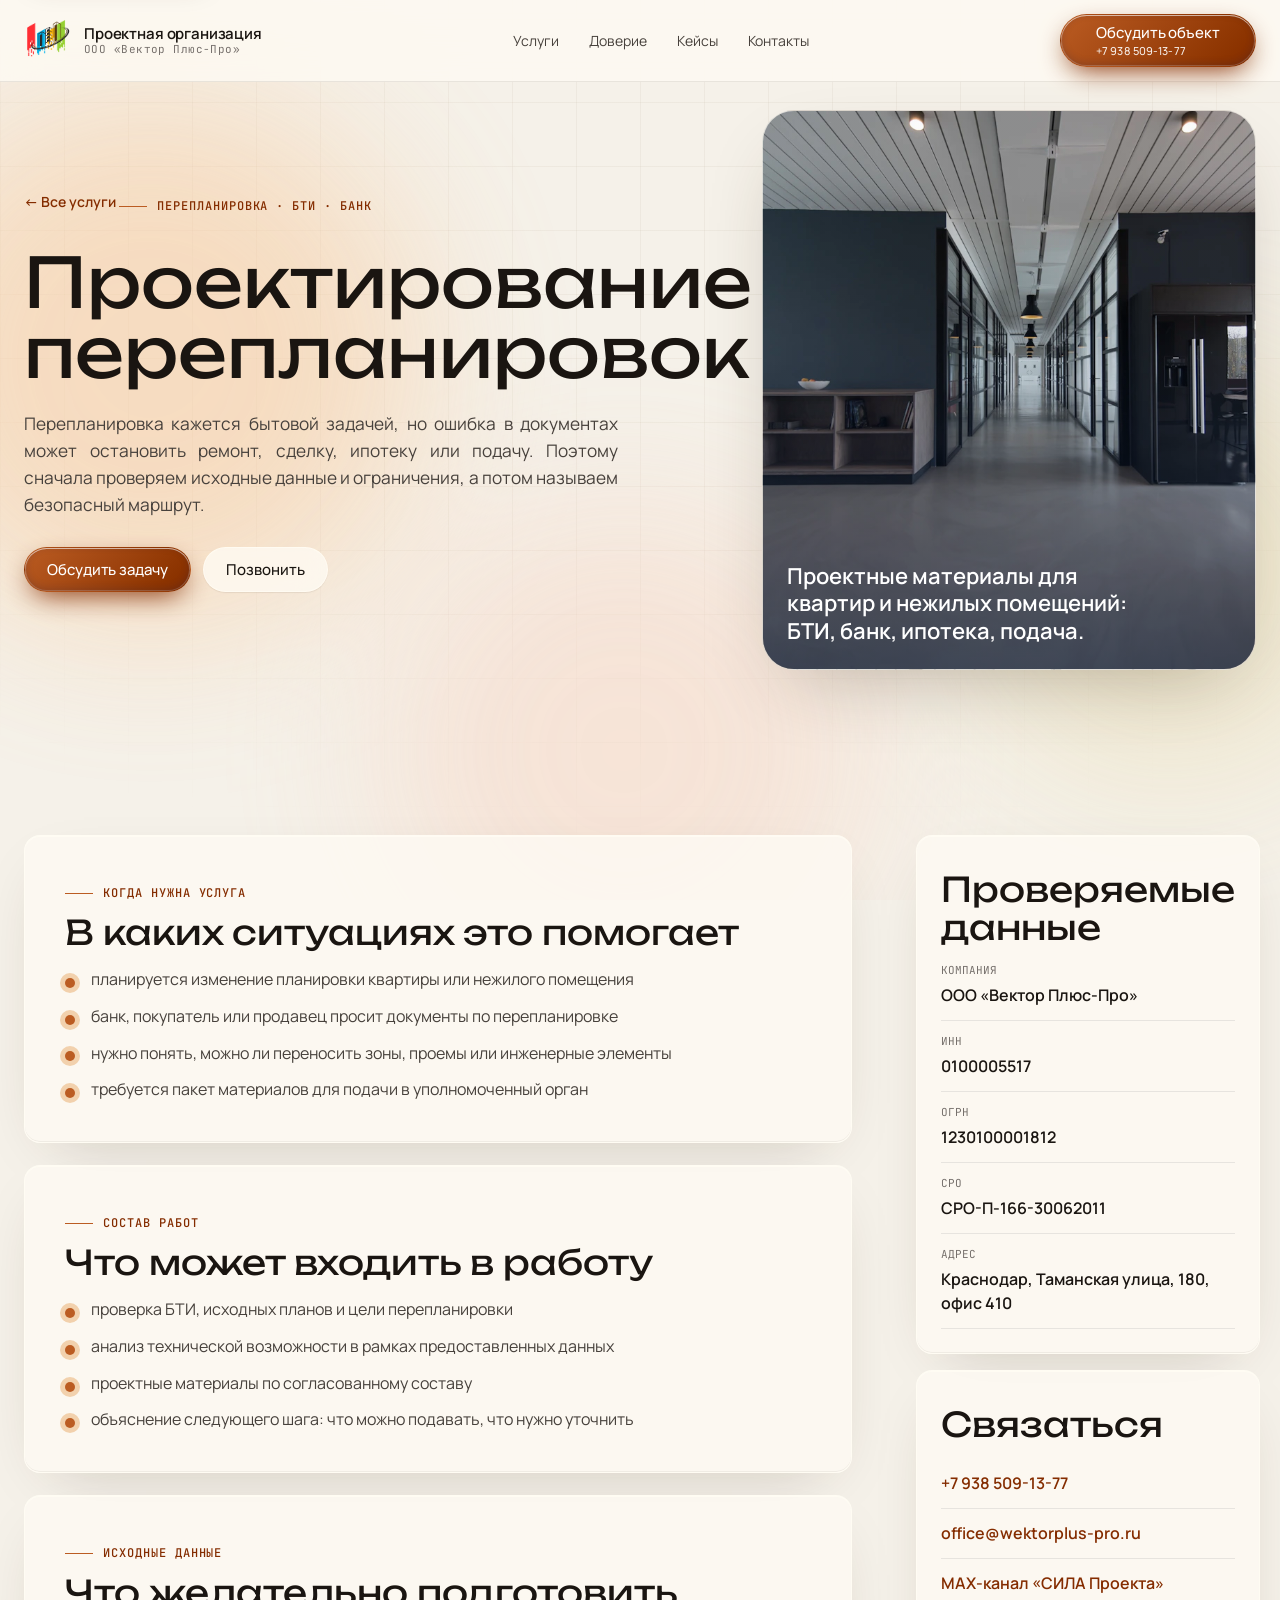
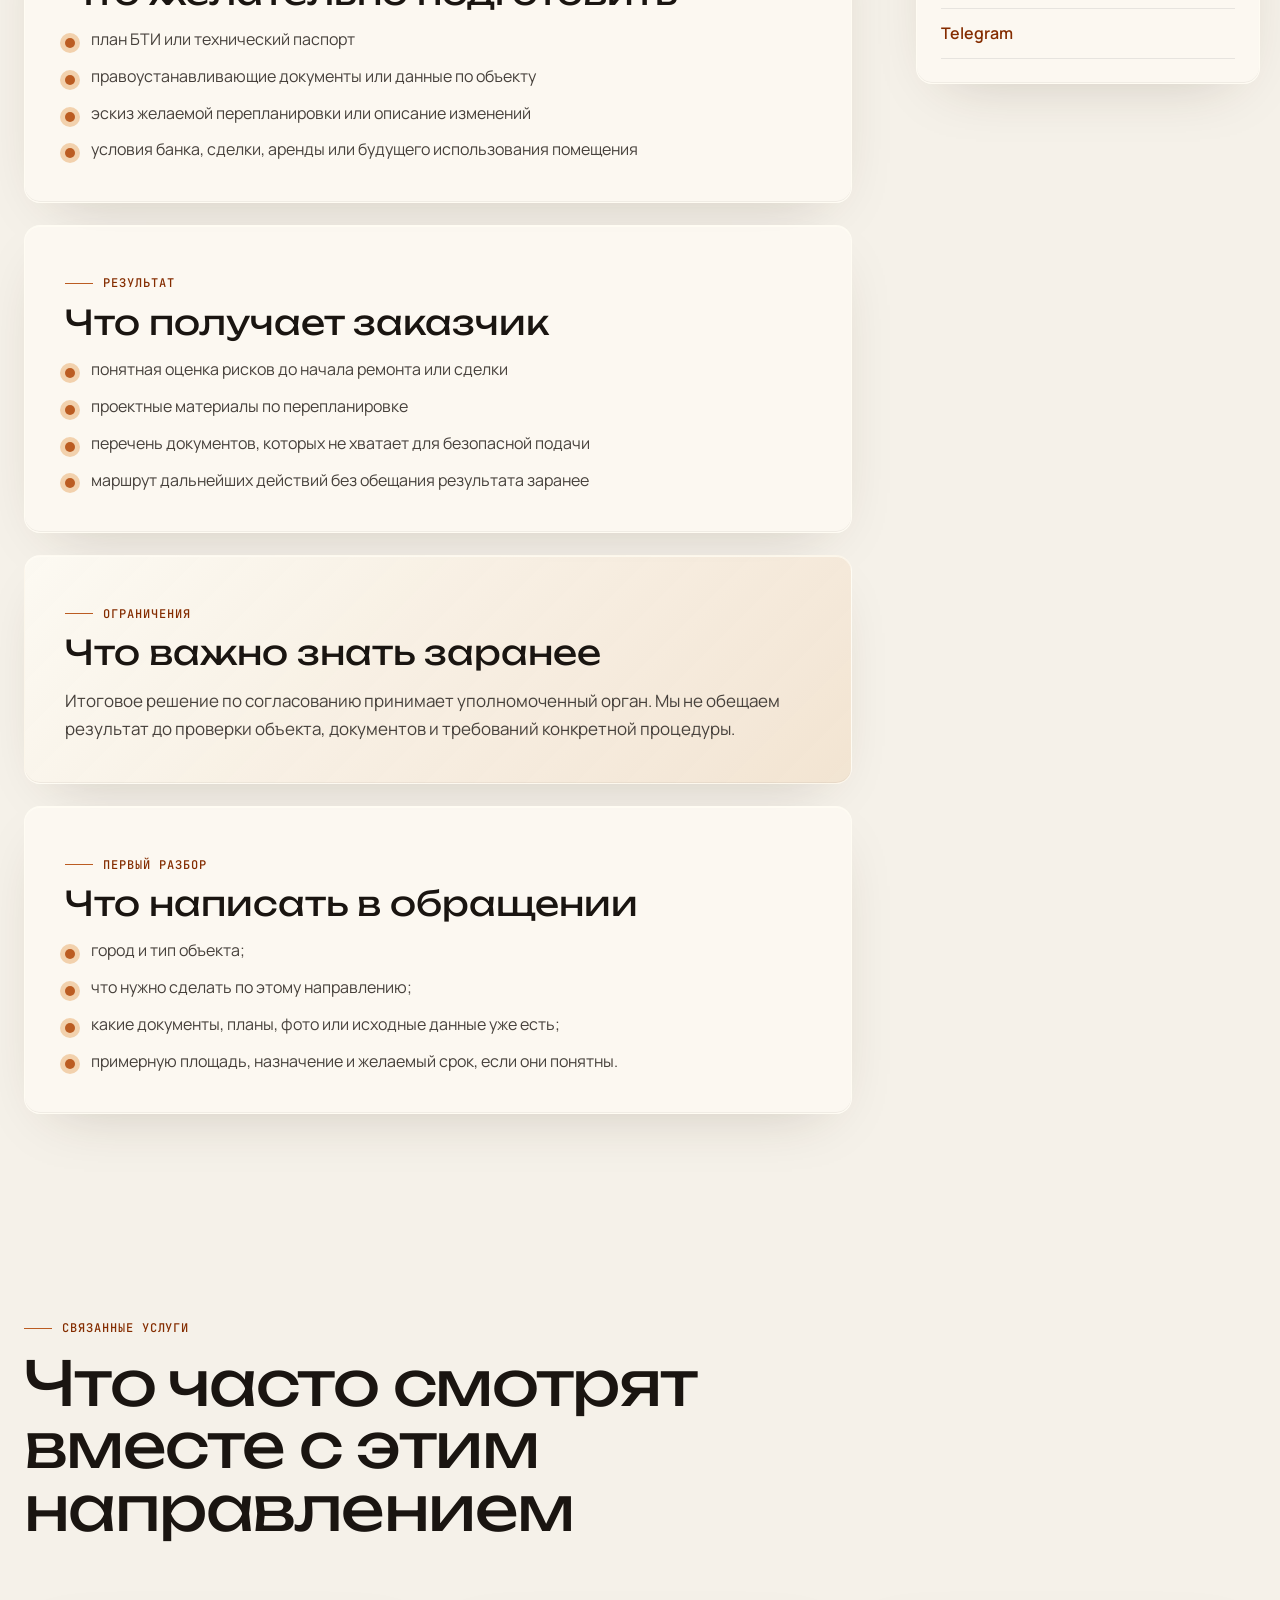
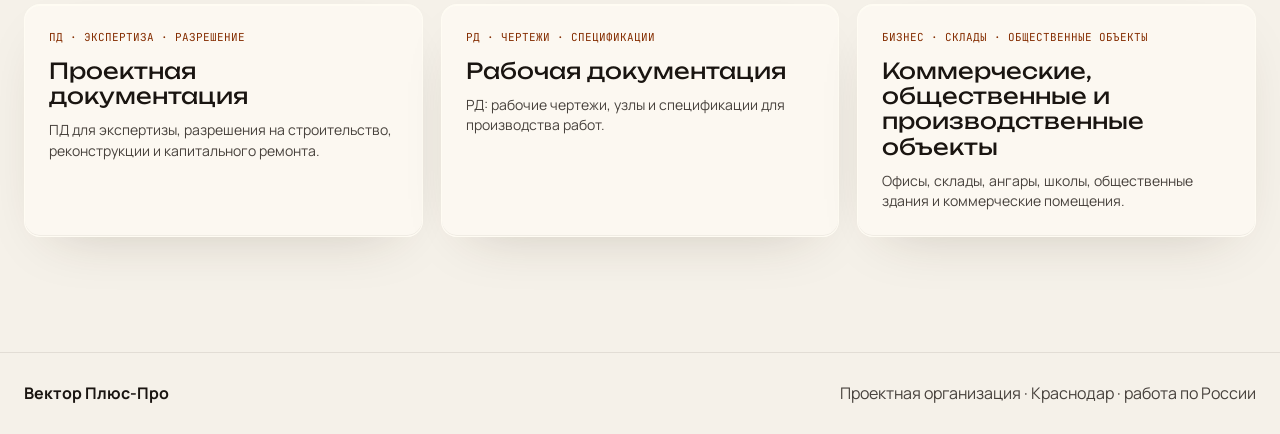
<file: site/services/pereplanirovki/index.html>
<!doctype html>
<html lang="ru">
<head>
<meta charset="utf-8" />
<meta name="viewport" content="width=device-width, initial-scale=1, viewport-fit=cover" />
<title>Проектирование перепланировок · Вектор Плюс-Про</title>
<meta name="description" content="Проектирование перепланировок квартир и нежилых помещений. Проверяем исходные документы, техническую возможность и ограничения до обещаний по результату." />
<meta name="robots" content="index, follow" />
<meta name="theme-color" content="#f5efde" />
<link rel="canonical" href="https://wektorplus-pro.ru/services/pereplanirovki/" />
<meta property="og:type" content="website" />
<meta property="og:title" content="Проектирование перепланировок · Вектор Плюс-Про" />
<meta property="og:description" content="Проектирование перепланировок квартир и нежилых помещений. Проверяем исходные документы, техническую возможность и ограничения до обещаний по результату." />
<meta property="og:url" content="https://wektorplus-pro.ru/services/pereplanirovki/" />
<meta property="og:image" content="https://wektorplus-pro.ru/assets/images/service-replanning.webp" />
<meta property="og:locale" content="ru_RU" />
<meta name="twitter:card" content="summary_large_image" />
<link rel="preconnect" href="https://fonts.googleapis.com" />
<link rel="preconnect" href="https://fonts.gstatic.com" crossorigin />
<link href="https://fonts.googleapis.com/css2?family=Manrope:wght@300;400;500;600;700;800&family=Onest:wght@400;500;600&family=Unbounded:wght@300;400;500;600&family=JetBrains+Mono:wght@400;500&display=swap&subset=cyrillic,cyrillic-ext,latin" rel="stylesheet" />
<link rel="icon" type="image/png" href="../../assets/brand/vpp-logo-mark.png" />
<link rel="apple-touch-icon" href="../../assets/brand/vpp-logo-mark.png" />
<link rel="preload" as="image" href="../../assets/images/service-replanning.webp" type="image/webp" />
<link rel="stylesheet" href="../../styles.css" />
<script type="application/ld+json">
[
  {
    "@context": "https://schema.org",
    "@type": "Service",
    "@id": "https://wektorplus-pro.ru/services/pereplanirovki/#service",
    "name": "Проектирование перепланировок",
    "description": "Проектирование перепланировок квартир и нежилых помещений. Проверяем исходные документы, техническую возможность и ограничения до обещаний по результату.",
    "areaServed": "RU",
    "provider": {
      "@id": "https://wektorplus-pro.ru/#org"
    },
    "serviceType": "Проектирование перепланировок",
    "url": "https://wektorplus-pro.ru/services/pereplanirovki/"
  },
  {
    "@context": "https://schema.org",
    "@type": "BreadcrumbList",
    "itemListElement": [
      {
        "@type": "ListItem",
        "position": 1,
        "name": "Главная",
        "item": "https://wektorplus-pro.ru/"
      },
      {
        "@type": "ListItem",
        "position": 2,
        "name": "Услуги",
        "item": "https://wektorplus-pro.ru/#services"
      },
      {
        "@type": "ListItem",
        "position": 3,
        "name": "Проектирование перепланировок",
        "item": "https://wektorplus-pro.ru/services/pereplanirovki/"
      }
    ]
  },
  {
    "@context": "https://schema.org",
    "@type": "LocalBusiness",
    "@id": "https://wektorplus-pro.ru/#org",
    "name": "ООО «Вектор Плюс-Про»",
    "url": "https://wektorplus-pro.ru",
    "image": "https://wektorplus-pro.ru/assets/images/service-replanning.webp",
    "logo": "https://wektorplus-pro.ru/assets/brand/vpp-logo-full.png",
    "telephone": "+7 938 509-13-77",
    "email": "office@wektorplus-pro.ru",
    "address": {
      "@type": "PostalAddress",
      "streetAddress": "Таманская улица, 180, офис 410",
      "addressLocality": "Краснодар",
      "addressRegion": "Краснодарский край",
      "addressCountry": "RU"
    },
    "identifier": [
      {
        "@type": "PropertyValue",
        "propertyID": "ИНН",
        "value": "0100005517"
      },
      {
        "@type": "PropertyValue",
        "propertyID": "ОГРН",
        "value": "1230100001812"
      },
      {
        "@type": "PropertyValue",
        "propertyID": "СРО",
        "value": "СРО-П-166-30062011"
      }
    ],
    "sameAs": [
      "https://yandex.ru/maps/org/vektor_plyus_pro/136957193786/",
      "https://2gis.ru/krasnodar/firm/70000001103967582",
      "https://max.ru/id100005517_biz",
      "https://t.me/wektorpluspro"
    ]
  }
]
</script>
</head>
<body class="static-page">
<a class="skip-link" href="#main-content">Перейти к содержанию</a>
<div class="body-fx" aria-hidden="true"><div class="grid"></div><div class="orb orb-1"></div><div class="orb orb-2"></div><div class="orb orb-3"></div></div>
<header class="static-nav">
  <div class="container static-nav-inner">
    <a class="nav-logo" href="../../index.html" aria-label="Вектор Плюс-Про — на главную">
      <img class="nav-logo-img" src="../../assets/brand/vpp-logo-mark.png" width="500" height="500" alt="" aria-hidden="true" decoding="async" />
      <span class="nav-logo-text"><span class="sr-only">Вектор Плюс-Про</span>Проектная организация<small>ООО «Вектор Плюс-Про»</small></span>
    </a>
    <nav class="static-nav-links" aria-label="Разделы сайта">
      <a href="../../index.html#services">Услуги</a>
      <a href="../../index.html#trust">Доверие</a>
      <a href="../../index.html#cases">Кейсы</a>
      <a href="../../index.html#contacts">Контакты</a>
    </nav>
    <a class="btn btn-primary nav-contact-btn" href="../../index.html#contacts"><span class="btn-stack"><span>Обсудить объект</span><small>+7 938 509-13-77</small></span></a>
  </div>
</header>
<main id="main-content">
  <section class="section static-service-hero">
    <div class="container static-service-hero-grid">
      <div>
        <a class="static-back" href="../../index.html#services">← Все услуги</a>
        <span class="section-eyebrow">перепланировка · БТИ · банк</span>
        <h1>Проектирование перепланировок</h1>
        <p class="hero-sub">Перепланировка кажется бытовой задачей, но ошибка в документах может остановить ремонт, сделку, ипотеку или подачу. Поэтому сначала проверяем исходные данные и ограничения, а потом называем безопасный маршрут.</p>
        <div class="hero-actions">
          <a class="btn btn-primary" href="../../index.html#contacts">Обсудить задачу</a>
          <a class="btn btn-secondary" href="tel:+79385091377">Позвонить</a>
        </div>
      </div>
      <div class="static-service-visual" style="background-image:url('../../assets/images/service-replanning.webp')">
        <span>Проектные материалы для квартир и нежилых помещений: БТИ, банк, ипотека, подача.</span>
      </div>
    </div>
  </section>
  <section class="section static-service-content">
    <div class="container static-service-layout">
      <article class="static-service-main">
        <section>
          <span class="section-eyebrow">Когда нужна услуга</span>
          <h2>В каких ситуациях это помогает</h2>
          <ul><li>планируется изменение планировки квартиры или нежилого помещения</li>
<li>банк, покупатель или продавец просит документы по перепланировке</li>
<li>нужно понять, можно ли переносить зоны, проемы или инженерные элементы</li>
<li>требуется пакет материалов для подачи в уполномоченный орган</li></ul>
        </section>
        <section>
          <span class="section-eyebrow">Состав работ</span>
          <h2>Что может входить в работу</h2>
          <ul><li>проверка БТИ, исходных планов и цели перепланировки</li>
<li>анализ технической возможности в рамках предоставленных данных</li>
<li>проектные материалы по согласованному составу</li>
<li>объяснение следующего шага: что можно подавать, что нужно уточнить</li></ul>
        </section>
        <section>
          <span class="section-eyebrow">Исходные данные</span>
          <h2>Что желательно подготовить</h2>
          <ul><li>план БТИ или технический паспорт</li>
<li>правоустанавливающие документы или данные по объекту</li>
<li>эскиз желаемой перепланировки или описание изменений</li>
<li>условия банка, сделки, аренды или будущего использования помещения</li></ul>
        </section>
        <section>
          <span class="section-eyebrow">Результат</span>
          <h2>Что получает заказчик</h2>
          <ul><li>понятная оценка рисков до начала ремонта или сделки</li>
<li>проектные материалы по перепланировке</li>
<li>перечень документов, которых не хватает для безопасной подачи</li>
<li>маршрут дальнейших действий без обещания результата заранее</li></ul>
        </section>
        <section class="static-warning">
          <span class="section-eyebrow">Ограничения</span>
          <h2>Что важно знать заранее</h2>
          <p>Итоговое решение по согласованию принимает уполномоченный орган. Мы не обещаем результат до проверки объекта, документов и требований конкретной процедуры.</p>
        </section>
        <section>
          <span class="section-eyebrow">Первый разбор</span>
          <h2>Что написать в обращении</h2>
          <ul>
            <li>город и тип объекта;</li>
            <li>что нужно сделать по этому направлению;</li>
            <li>какие документы, планы, фото или исходные данные уже есть;</li>
            <li>примерную площадь, назначение и желаемый срок, если они понятны.</li>
          </ul>
        </section>
      </article>
      <aside class="static-service-aside" aria-label="Контакты и реквизиты">
        <div class="static-aside-card">
          <h2>Проверяемые данные</h2>
          <dl>
            <div><dt>Компания</dt><dd>ООО «Вектор Плюс-Про»</dd></div>
            <div><dt>ИНН</dt><dd>0100005517</dd></div>
            <div><dt>ОГРН</dt><dd>1230100001812</dd></div>
            <div><dt>СРО</dt><dd>СРО-П-166-30062011</dd></div>
            <div><dt>Адрес</dt><dd>Краснодар, Таманская улица, 180, офис 410</dd></div>
          </dl>
        </div>
        <div class="static-aside-card">
          <h2>Связаться</h2>
          <a href="tel:+79385091377">+7 938 509-13-77</a>
          <a href="mailto:office@wektorplus-pro.ru">office@wektorplus-pro.ru</a>
          <a href="https://max.ru/id100005517_biz" target="_blank" rel="noreferrer">MAX-канал «СИЛА Проекта»</a>
          <a href="https://t.me/wektorpluspro" target="_blank" rel="noreferrer">Telegram</a>
        </div>
      </aside>
    </div>
  </section>
  <section class="section static-related">
    <div class="container">
      <div class="section-head">
        <span class="section-eyebrow">Связанные услуги</span>
        <h2 class="section-title">Что часто смотрят вместе с этим направлением</h2>
      </div>
      <div class="static-related-grid">
        <a class="static-related-card" href="../../services/pd/index.html"><span>ПД · экспертиза · разрешение</span><strong>Проектная документация</strong><small>ПД для экспертизы, разрешения на строительство, реконструкции и капитального ремонта.</small></a>
<a class="static-related-card" href="../../services/rd/index.html"><span>РД · чертежи · спецификации</span><strong>Рабочая документация</strong><small>РД: рабочие чертежи, узлы и спецификации для производства работ.</small></a>
<a class="static-related-card" href="../../services/objects/index.html"><span>бизнес · склады · общественные объекты</span><strong>Коммерческие, общественные и производственные объекты</strong><small>Офисы, склады, ангары, школы, общественные здания и коммерческие помещения.</small></a>
      </div>
    </div>
  </section>
</main>
<footer class="static-footer">
  <div class="container">
    <a href="../../index.html">Вектор Плюс-Про</a>
    <span>Проектная организация · Краснодар · работа по России</span>
  </div>
</footer>
</body>
</html>
</file>
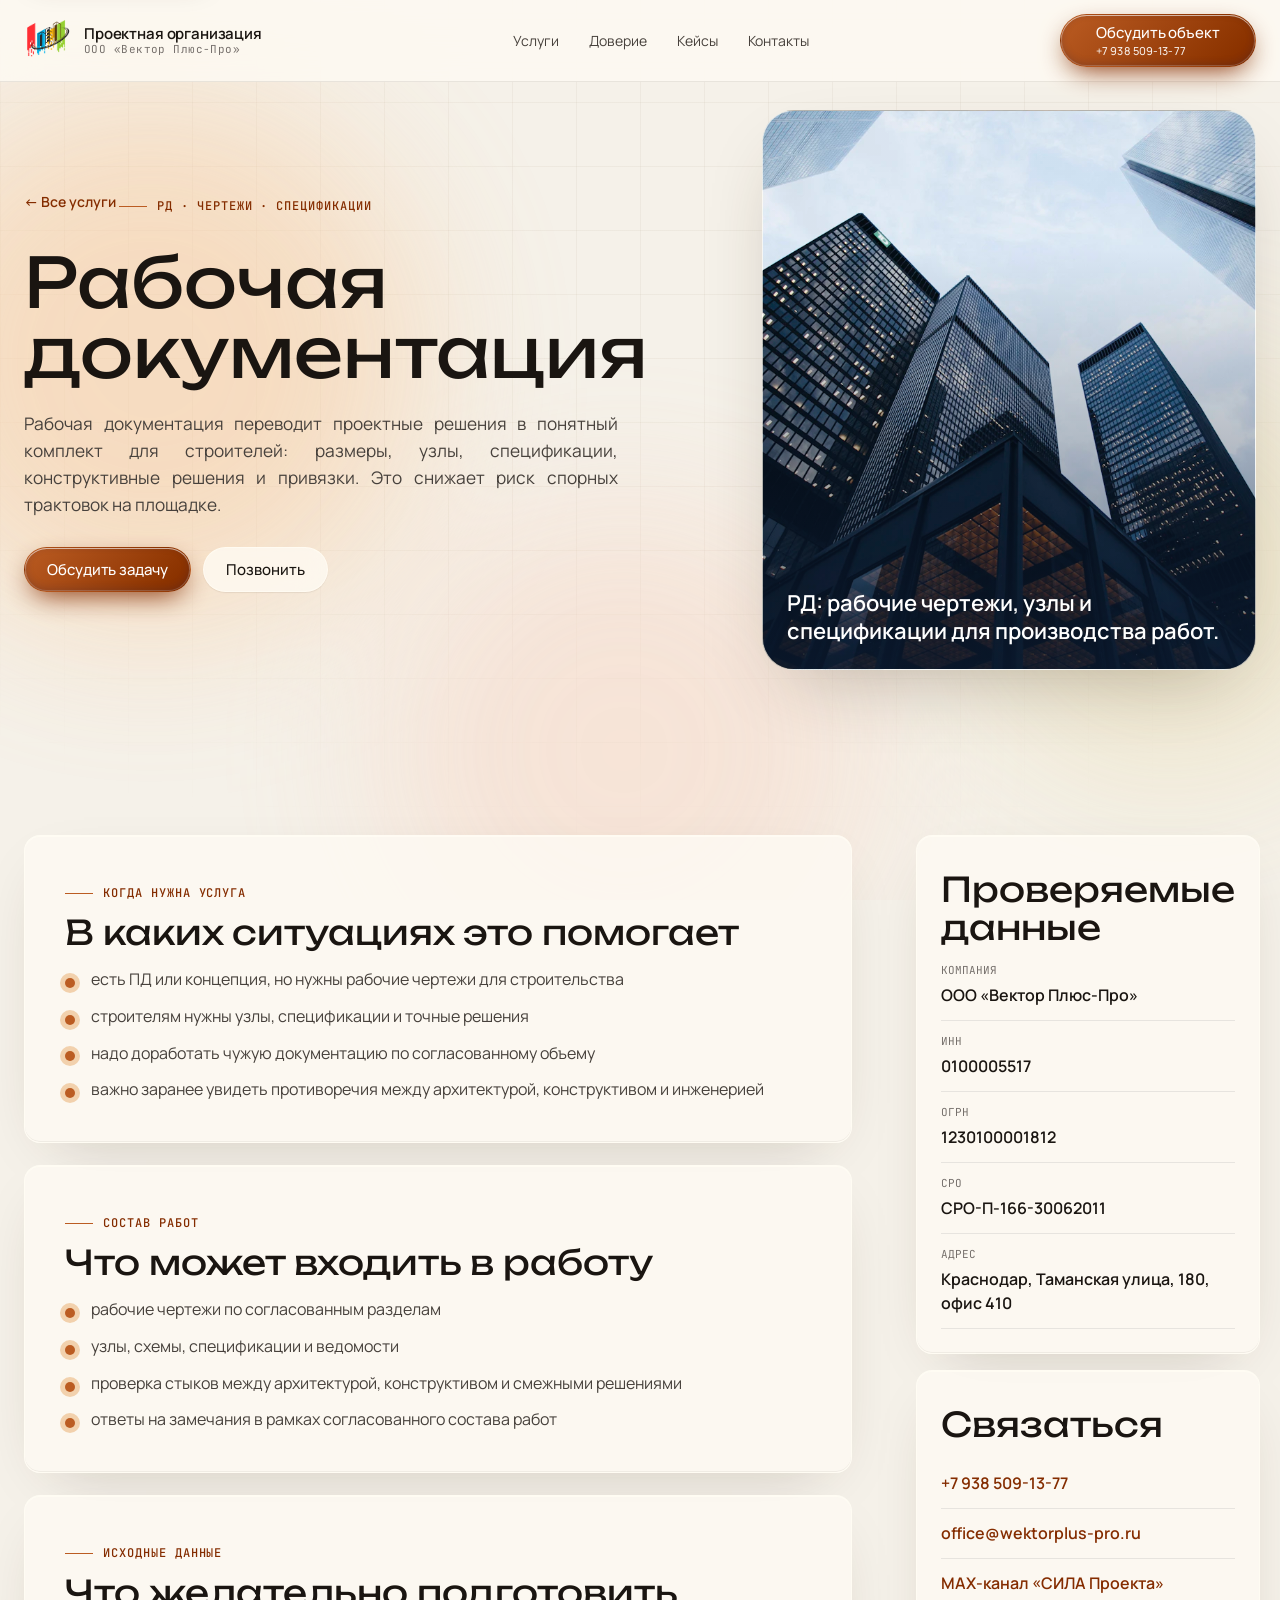
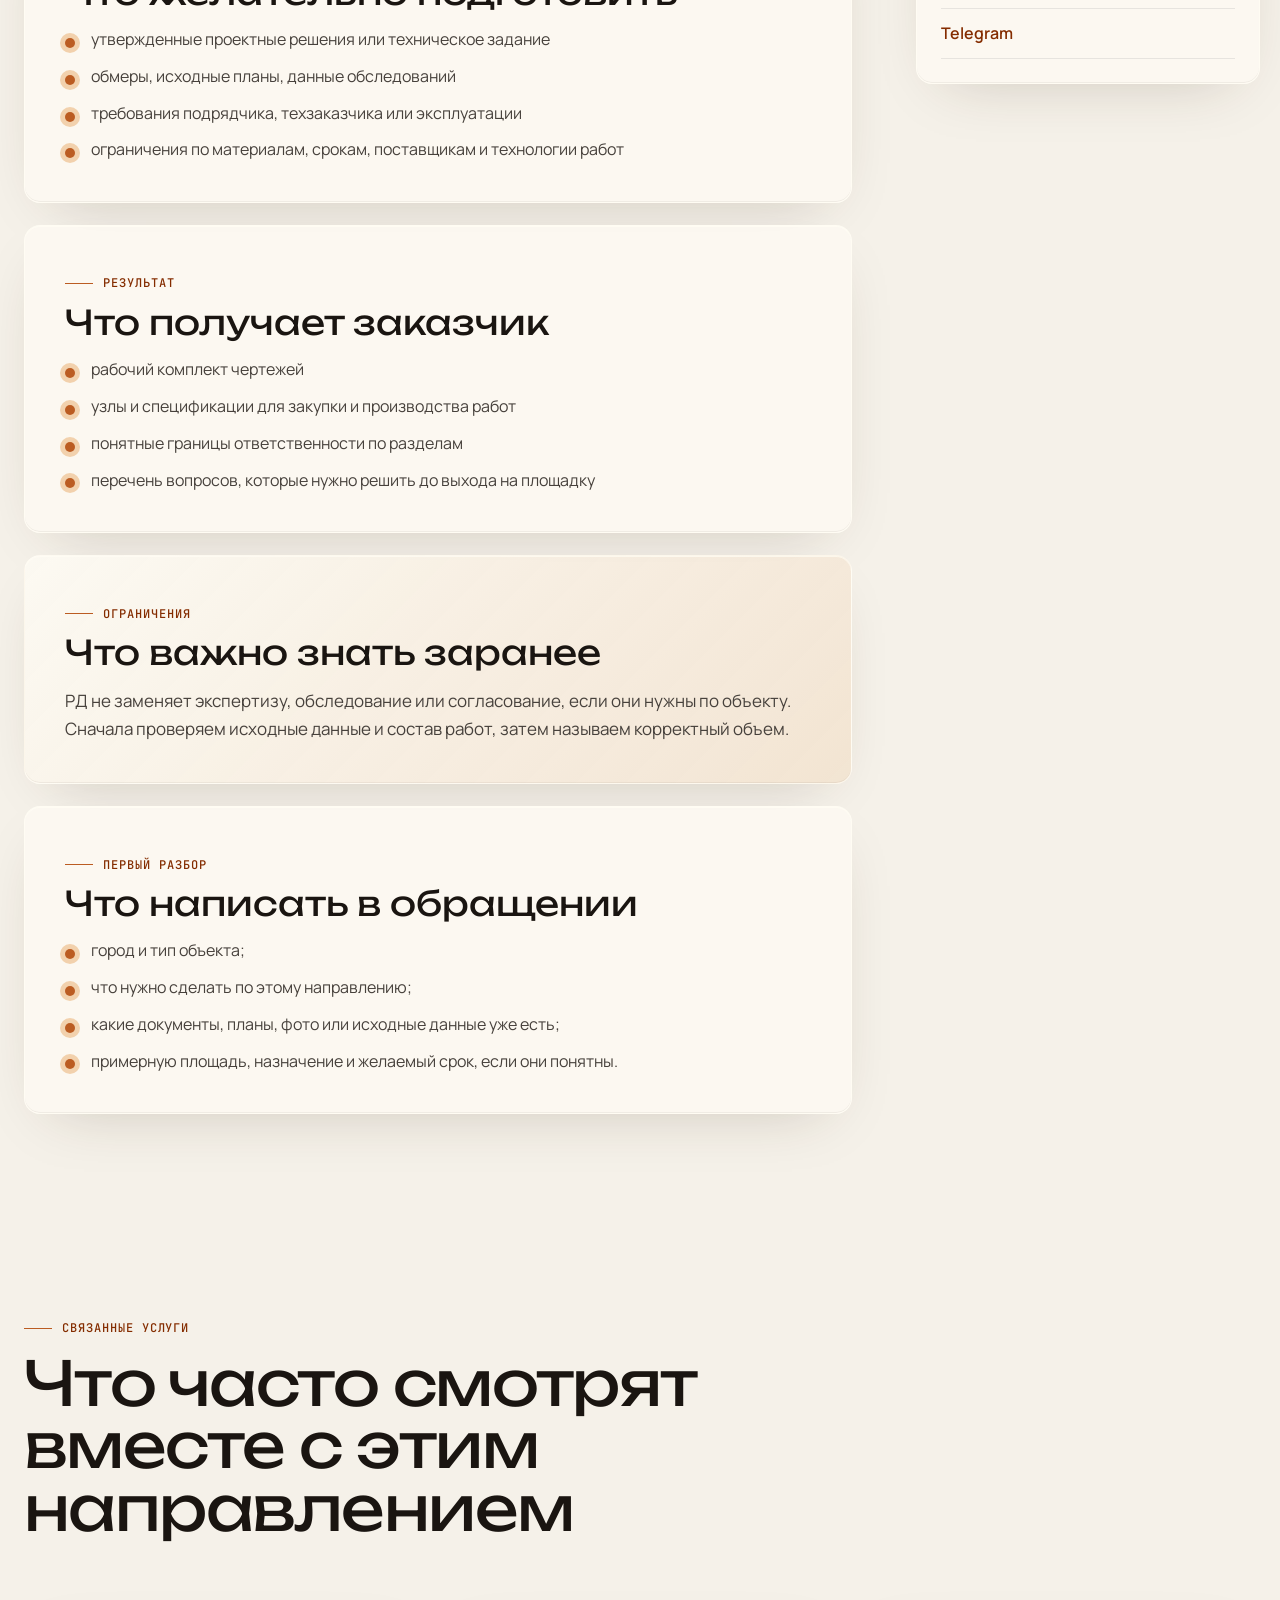
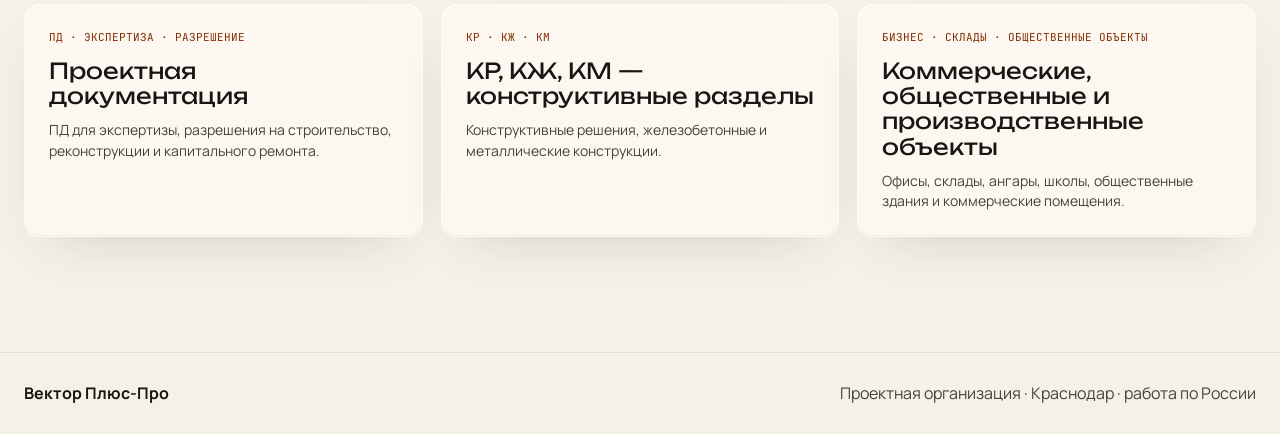
<file: site/services/rd/index.html>
<!doctype html>
<html lang="ru">
<head>
<meta charset="utf-8" />
<meta name="viewport" content="width=device-width, initial-scale=1, viewport-fit=cover" />
<title>Рабочая документация · Вектор Плюс-Про</title>
<meta name="description" content="Рабочая документация для строительства, реконструкции, капитального ремонта и коммерческих помещений. Делаем чертежи, которые можно использовать на площадке." />
<meta name="robots" content="index, follow" />
<meta name="theme-color" content="#f5efde" />
<link rel="canonical" href="https://wektorplus-pro.ru/services/rd/" />
<meta property="og:type" content="website" />
<meta property="og:title" content="Рабочая документация · Вектор Плюс-Про" />
<meta property="og:description" content="Рабочая документация для строительства, реконструкции, капитального ремонта и коммерческих помещений. Делаем чертежи, которые можно использовать на площадке." />
<meta property="og:url" content="https://wektorplus-pro.ru/services/rd/" />
<meta property="og:image" content="https://wektorplus-pro.ru/assets/images/service-working-docs.webp" />
<meta property="og:locale" content="ru_RU" />
<meta name="twitter:card" content="summary_large_image" />
<link rel="preconnect" href="https://fonts.googleapis.com" />
<link rel="preconnect" href="https://fonts.gstatic.com" crossorigin />
<link href="https://fonts.googleapis.com/css2?family=Manrope:wght@300;400;500;600;700;800&family=Onest:wght@400;500;600&family=Unbounded:wght@300;400;500;600&family=JetBrains+Mono:wght@400;500&display=swap&subset=cyrillic,cyrillic-ext,latin" rel="stylesheet" />
<link rel="icon" type="image/png" href="../../assets/brand/vpp-logo-mark.png" />
<link rel="apple-touch-icon" href="../../assets/brand/vpp-logo-mark.png" />
<link rel="preload" as="image" href="../../assets/images/service-working-docs.webp" type="image/webp" />
<link rel="stylesheet" href="../../styles.css" />
<script type="application/ld+json">
[
  {
    "@context": "https://schema.org",
    "@type": "Service",
    "@id": "https://wektorplus-pro.ru/services/rd/#service",
    "name": "Рабочая документация",
    "description": "Рабочая документация для строительства, реконструкции, капитального ремонта и коммерческих помещений. Делаем чертежи, которые можно использовать на площадке.",
    "areaServed": "RU",
    "provider": {
      "@id": "https://wektorplus-pro.ru/#org"
    },
    "serviceType": "Рабочая документация",
    "url": "https://wektorplus-pro.ru/services/rd/"
  },
  {
    "@context": "https://schema.org",
    "@type": "BreadcrumbList",
    "itemListElement": [
      {
        "@type": "ListItem",
        "position": 1,
        "name": "Главная",
        "item": "https://wektorplus-pro.ru/"
      },
      {
        "@type": "ListItem",
        "position": 2,
        "name": "Услуги",
        "item": "https://wektorplus-pro.ru/#services"
      },
      {
        "@type": "ListItem",
        "position": 3,
        "name": "Рабочая документация",
        "item": "https://wektorplus-pro.ru/services/rd/"
      }
    ]
  },
  {
    "@context": "https://schema.org",
    "@type": "LocalBusiness",
    "@id": "https://wektorplus-pro.ru/#org",
    "name": "ООО «Вектор Плюс-Про»",
    "url": "https://wektorplus-pro.ru",
    "image": "https://wektorplus-pro.ru/assets/images/service-working-docs.webp",
    "logo": "https://wektorplus-pro.ru/assets/brand/vpp-logo-full.png",
    "telephone": "+7 938 509-13-77",
    "email": "office@wektorplus-pro.ru",
    "address": {
      "@type": "PostalAddress",
      "streetAddress": "Таманская улица, 180, офис 410",
      "addressLocality": "Краснодар",
      "addressRegion": "Краснодарский край",
      "addressCountry": "RU"
    },
    "identifier": [
      {
        "@type": "PropertyValue",
        "propertyID": "ИНН",
        "value": "0100005517"
      },
      {
        "@type": "PropertyValue",
        "propertyID": "ОГРН",
        "value": "1230100001812"
      },
      {
        "@type": "PropertyValue",
        "propertyID": "СРО",
        "value": "СРО-П-166-30062011"
      }
    ],
    "sameAs": [
      "https://yandex.ru/maps/org/vektor_plyus_pro/136957193786/",
      "https://2gis.ru/krasnodar/firm/70000001103967582",
      "https://max.ru/id100005517_biz",
      "https://t.me/wektorpluspro"
    ]
  }
]
</script>
</head>
<body class="static-page">
<a class="skip-link" href="#main-content">Перейти к содержанию</a>
<div class="body-fx" aria-hidden="true"><div class="grid"></div><div class="orb orb-1"></div><div class="orb orb-2"></div><div class="orb orb-3"></div></div>
<header class="static-nav">
  <div class="container static-nav-inner">
    <a class="nav-logo" href="../../index.html" aria-label="Вектор Плюс-Про — на главную">
      <img class="nav-logo-img" src="../../assets/brand/vpp-logo-mark.png" width="500" height="500" alt="" aria-hidden="true" decoding="async" />
      <span class="nav-logo-text"><span class="sr-only">Вектор Плюс-Про</span>Проектная организация<small>ООО «Вектор Плюс-Про»</small></span>
    </a>
    <nav class="static-nav-links" aria-label="Разделы сайта">
      <a href="../../index.html#services">Услуги</a>
      <a href="../../index.html#trust">Доверие</a>
      <a href="../../index.html#cases">Кейсы</a>
      <a href="../../index.html#contacts">Контакты</a>
    </nav>
    <a class="btn btn-primary nav-contact-btn" href="../../index.html#contacts"><span class="btn-stack"><span>Обсудить объект</span><small>+7 938 509-13-77</small></span></a>
  </div>
</header>
<main id="main-content">
  <section class="section static-service-hero">
    <div class="container static-service-hero-grid">
      <div>
        <a class="static-back" href="../../index.html#services">← Все услуги</a>
        <span class="section-eyebrow">РД · чертежи · спецификации</span>
        <h1>Рабочая документация</h1>
        <p class="hero-sub">Рабочая документация переводит проектные решения в понятный комплект для строителей: размеры, узлы, спецификации, конструктивные решения и привязки. Это снижает риск спорных трактовок на площадке.</p>
        <div class="hero-actions">
          <a class="btn btn-primary" href="../../index.html#contacts">Обсудить задачу</a>
          <a class="btn btn-secondary" href="tel:+79385091377">Позвонить</a>
        </div>
      </div>
      <div class="static-service-visual" style="background-image:url('../../assets/images/service-working-docs.webp')">
        <span>РД: рабочие чертежи, узлы и спецификации для производства работ.</span>
      </div>
    </div>
  </section>
  <section class="section static-service-content">
    <div class="container static-service-layout">
      <article class="static-service-main">
        <section>
          <span class="section-eyebrow">Когда нужна услуга</span>
          <h2>В каких ситуациях это помогает</h2>
          <ul><li>есть ПД или концепция, но нужны рабочие чертежи для строительства</li>
<li>строителям нужны узлы, спецификации и точные решения</li>
<li>надо доработать чужую документацию по согласованному объему</li>
<li>важно заранее увидеть противоречия между архитектурой, конструктивом и инженерией</li></ul>
        </section>
        <section>
          <span class="section-eyebrow">Состав работ</span>
          <h2>Что может входить в работу</h2>
          <ul><li>рабочие чертежи по согласованным разделам</li>
<li>узлы, схемы, спецификации и ведомости</li>
<li>проверка стыков между архитектурой, конструктивом и смежными решениями</li>
<li>ответы на замечания в рамках согласованного состава работ</li></ul>
        </section>
        <section>
          <span class="section-eyebrow">Исходные данные</span>
          <h2>Что желательно подготовить</h2>
          <ul><li>утвержденные проектные решения или техническое задание</li>
<li>обмеры, исходные планы, данные обследований</li>
<li>требования подрядчика, техзаказчика или эксплуатации</li>
<li>ограничения по материалам, срокам, поставщикам и технологии работ</li></ul>
        </section>
        <section>
          <span class="section-eyebrow">Результат</span>
          <h2>Что получает заказчик</h2>
          <ul><li>рабочий комплект чертежей</li>
<li>узлы и спецификации для закупки и производства работ</li>
<li>понятные границы ответственности по разделам</li>
<li>перечень вопросов, которые нужно решить до выхода на площадку</li></ul>
        </section>
        <section class="static-warning">
          <span class="section-eyebrow">Ограничения</span>
          <h2>Что важно знать заранее</h2>
          <p>РД не заменяет экспертизу, обследование или согласование, если они нужны по объекту. Сначала проверяем исходные данные и состав работ, затем называем корректный объем.</p>
        </section>
        <section>
          <span class="section-eyebrow">Первый разбор</span>
          <h2>Что написать в обращении</h2>
          <ul>
            <li>город и тип объекта;</li>
            <li>что нужно сделать по этому направлению;</li>
            <li>какие документы, планы, фото или исходные данные уже есть;</li>
            <li>примерную площадь, назначение и желаемый срок, если они понятны.</li>
          </ul>
        </section>
      </article>
      <aside class="static-service-aside" aria-label="Контакты и реквизиты">
        <div class="static-aside-card">
          <h2>Проверяемые данные</h2>
          <dl>
            <div><dt>Компания</dt><dd>ООО «Вектор Плюс-Про»</dd></div>
            <div><dt>ИНН</dt><dd>0100005517</dd></div>
            <div><dt>ОГРН</dt><dd>1230100001812</dd></div>
            <div><dt>СРО</dt><dd>СРО-П-166-30062011</dd></div>
            <div><dt>Адрес</dt><dd>Краснодар, Таманская улица, 180, офис 410</dd></div>
          </dl>
        </div>
        <div class="static-aside-card">
          <h2>Связаться</h2>
          <a href="tel:+79385091377">+7 938 509-13-77</a>
          <a href="mailto:office@wektorplus-pro.ru">office@wektorplus-pro.ru</a>
          <a href="https://max.ru/id100005517_biz" target="_blank" rel="noreferrer">MAX-канал «СИЛА Проекта»</a>
          <a href="https://t.me/wektorpluspro" target="_blank" rel="noreferrer">Telegram</a>
        </div>
      </aside>
    </div>
  </section>
  <section class="section static-related">
    <div class="container">
      <div class="section-head">
        <span class="section-eyebrow">Связанные услуги</span>
        <h2 class="section-title">Что часто смотрят вместе с этим направлением</h2>
      </div>
      <div class="static-related-grid">
        <a class="static-related-card" href="../../services/pd/index.html"><span>ПД · экспертиза · разрешение</span><strong>Проектная документация</strong><small>ПД для экспертизы, разрешения на строительство, реконструкции и капитального ремонта.</small></a>
<a class="static-related-card" href="../../services/kr-kzh-km/index.html"><span>КР · КЖ · КМ</span><strong>КР, КЖ, КМ — конструктивные разделы</strong><small>Конструктивные решения, железобетонные и металлические конструкции.</small></a>
<a class="static-related-card" href="../../services/objects/index.html"><span>бизнес · склады · общественные объекты</span><strong>Коммерческие, общественные и производственные объекты</strong><small>Офисы, склады, ангары, школы, общественные здания и коммерческие помещения.</small></a>
      </div>
    </div>
  </section>
</main>
<footer class="static-footer">
  <div class="container">
    <a href="../../index.html">Вектор Плюс-Про</a>
    <span>Проектная организация · Краснодар · работа по России</span>
  </div>
</footer>
</body>
</html>
</file>
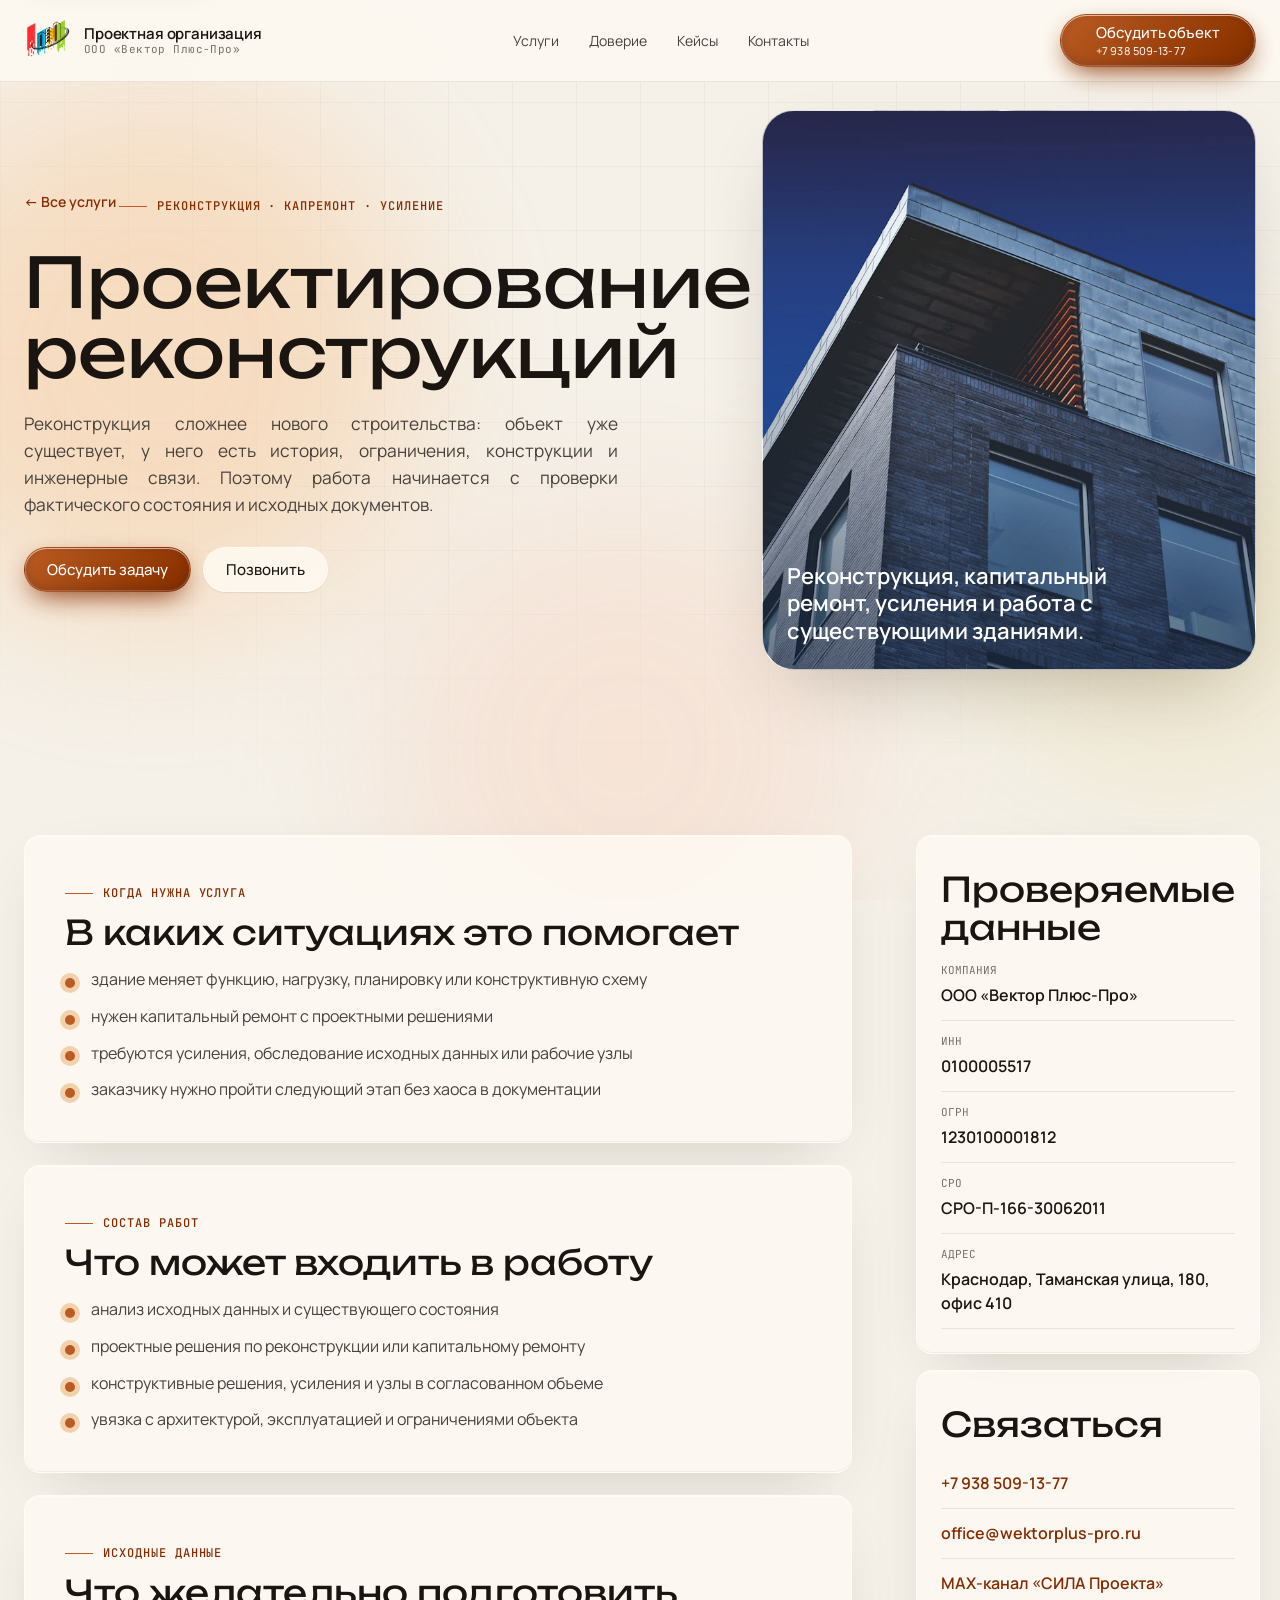
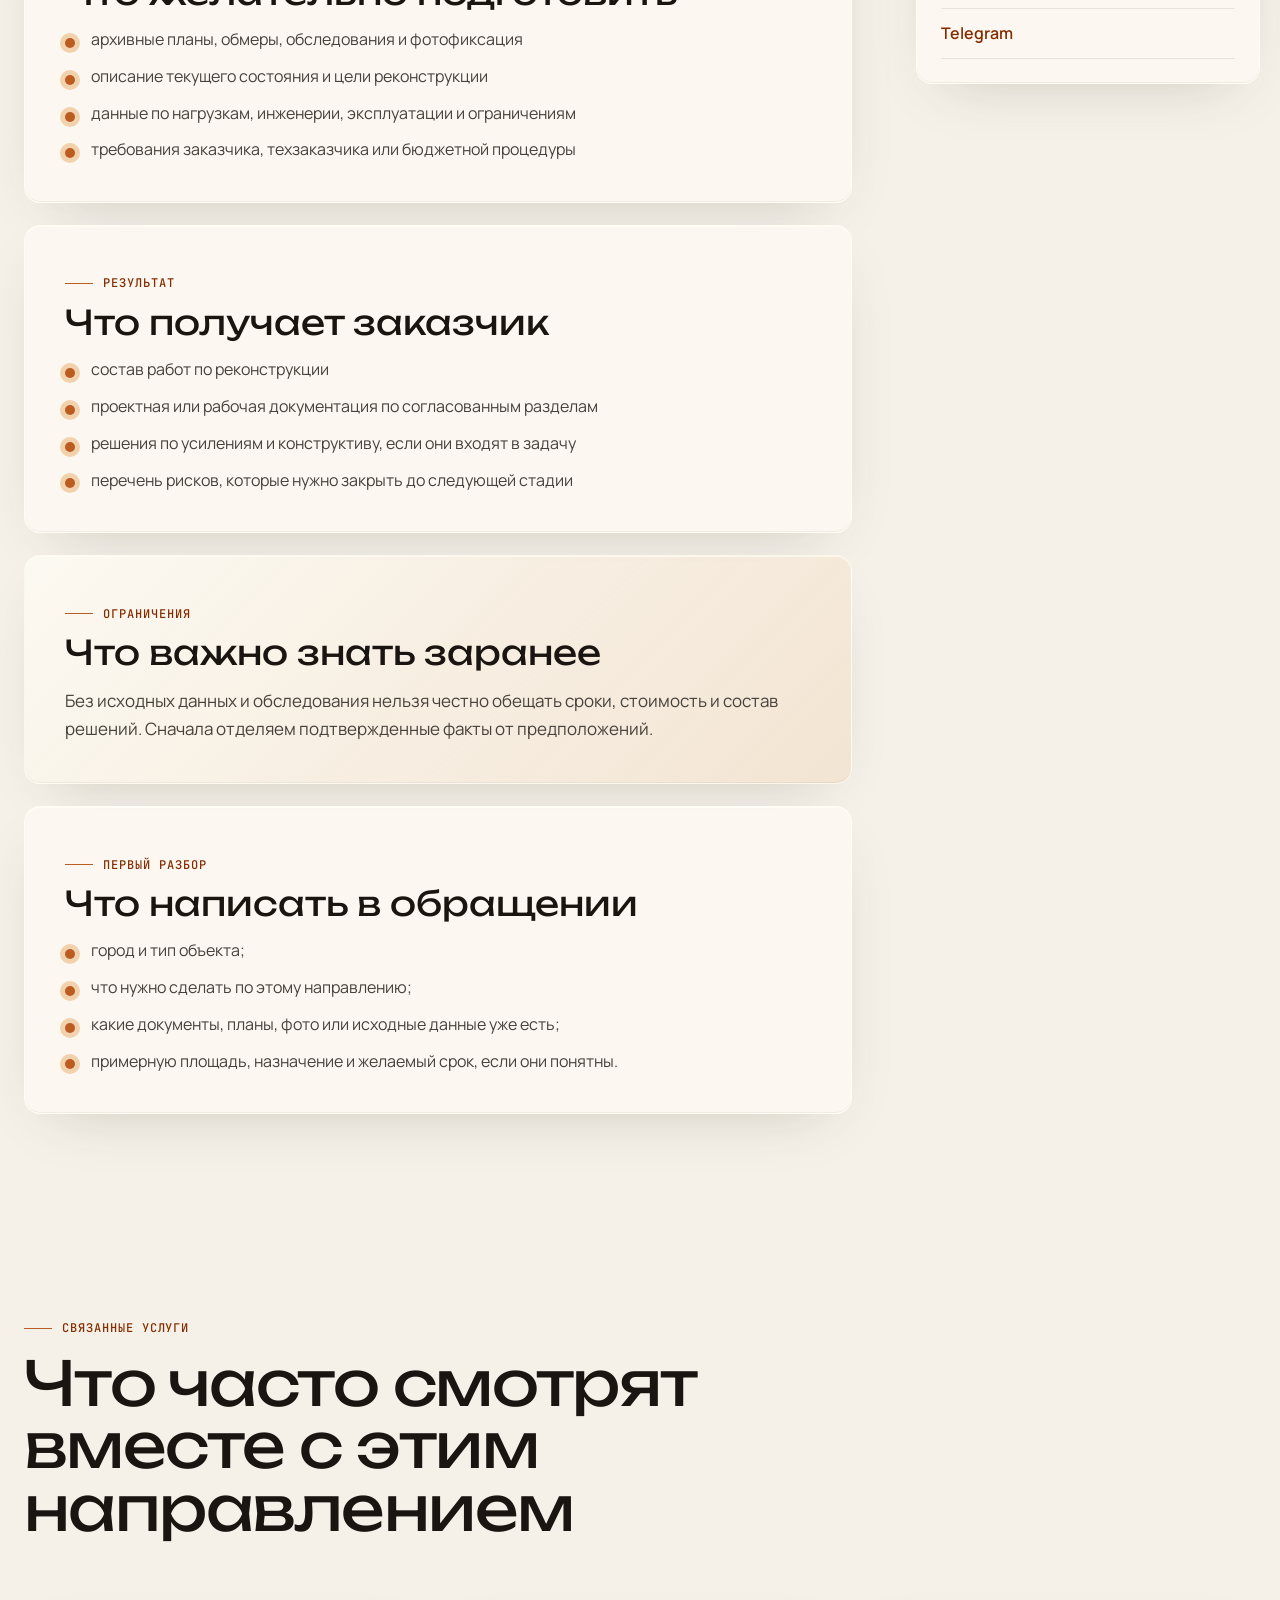
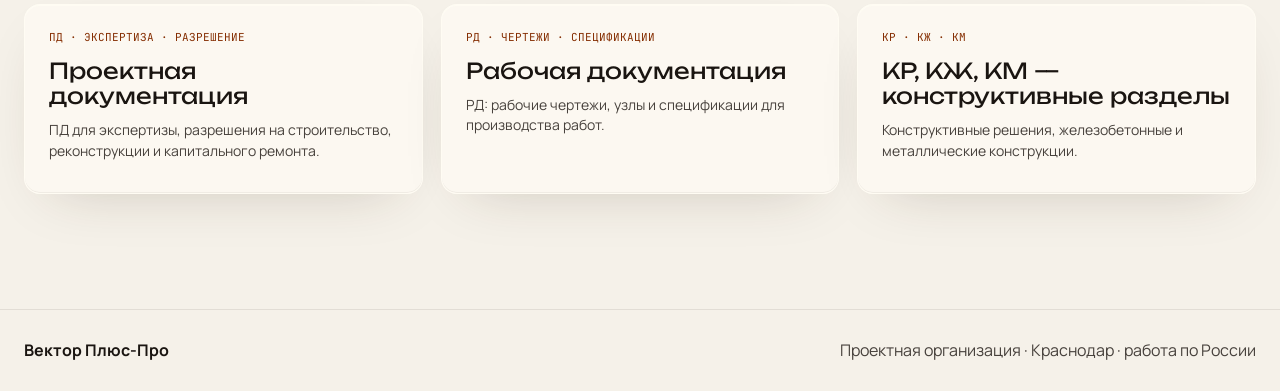
<file: site/services/rekonstruktsiya/index.html>
<!doctype html>
<html lang="ru">
<head>
<meta charset="utf-8" />
<meta name="viewport" content="width=device-width, initial-scale=1, viewport-fit=cover" />
<title>Проектирование реконструкций · Вектор Плюс-Про</title>
<meta name="description" content="Проектные решения для реконструкции и капитального ремонта зданий: исходные данные, конструктив, усиления, рабочая документация и сопровождение следующего шага." />
<meta name="robots" content="index, follow" />
<meta name="theme-color" content="#f5efde" />
<link rel="canonical" href="https://wektorplus-pro.ru/services/rekonstruktsiya/" />
<meta property="og:type" content="website" />
<meta property="og:title" content="Проектирование реконструкций · Вектор Плюс-Про" />
<meta property="og:description" content="Проектные решения для реконструкции и капитального ремонта зданий: исходные данные, конструктив, усиления, рабочая документация и сопровождение следующего шага." />
<meta property="og:url" content="https://wektorplus-pro.ru/services/rekonstruktsiya/" />
<meta property="og:image" content="https://wektorplus-pro.ru/assets/images/service-reconstruction.webp" />
<meta property="og:locale" content="ru_RU" />
<meta name="twitter:card" content="summary_large_image" />
<link rel="preconnect" href="https://fonts.googleapis.com" />
<link rel="preconnect" href="https://fonts.gstatic.com" crossorigin />
<link href="https://fonts.googleapis.com/css2?family=Manrope:wght@300;400;500;600;700;800&family=Onest:wght@400;500;600&family=Unbounded:wght@300;400;500;600&family=JetBrains+Mono:wght@400;500&display=swap&subset=cyrillic,cyrillic-ext,latin" rel="stylesheet" />
<link rel="icon" type="image/png" href="../../assets/brand/vpp-logo-mark.png" />
<link rel="apple-touch-icon" href="../../assets/brand/vpp-logo-mark.png" />
<link rel="preload" as="image" href="../../assets/images/service-reconstruction.webp" type="image/webp" />
<link rel="stylesheet" href="../../styles.css" />
<script type="application/ld+json">
[
  {
    "@context": "https://schema.org",
    "@type": "Service",
    "@id": "https://wektorplus-pro.ru/services/rekonstruktsiya/#service",
    "name": "Проектирование реконструкций",
    "description": "Проектные решения для реконструкции и капитального ремонта зданий: исходные данные, конструктив, усиления, рабочая документация и сопровождение следующего шага.",
    "areaServed": "RU",
    "provider": {
      "@id": "https://wektorplus-pro.ru/#org"
    },
    "serviceType": "Проектирование реконструкций",
    "url": "https://wektorplus-pro.ru/services/rekonstruktsiya/"
  },
  {
    "@context": "https://schema.org",
    "@type": "BreadcrumbList",
    "itemListElement": [
      {
        "@type": "ListItem",
        "position": 1,
        "name": "Главная",
        "item": "https://wektorplus-pro.ru/"
      },
      {
        "@type": "ListItem",
        "position": 2,
        "name": "Услуги",
        "item": "https://wektorplus-pro.ru/#services"
      },
      {
        "@type": "ListItem",
        "position": 3,
        "name": "Проектирование реконструкций",
        "item": "https://wektorplus-pro.ru/services/rekonstruktsiya/"
      }
    ]
  },
  {
    "@context": "https://schema.org",
    "@type": "LocalBusiness",
    "@id": "https://wektorplus-pro.ru/#org",
    "name": "ООО «Вектор Плюс-Про»",
    "url": "https://wektorplus-pro.ru",
    "image": "https://wektorplus-pro.ru/assets/images/service-reconstruction.webp",
    "logo": "https://wektorplus-pro.ru/assets/brand/vpp-logo-full.png",
    "telephone": "+7 938 509-13-77",
    "email": "office@wektorplus-pro.ru",
    "address": {
      "@type": "PostalAddress",
      "streetAddress": "Таманская улица, 180, офис 410",
      "addressLocality": "Краснодар",
      "addressRegion": "Краснодарский край",
      "addressCountry": "RU"
    },
    "identifier": [
      {
        "@type": "PropertyValue",
        "propertyID": "ИНН",
        "value": "0100005517"
      },
      {
        "@type": "PropertyValue",
        "propertyID": "ОГРН",
        "value": "1230100001812"
      },
      {
        "@type": "PropertyValue",
        "propertyID": "СРО",
        "value": "СРО-П-166-30062011"
      }
    ],
    "sameAs": [
      "https://yandex.ru/maps/org/vektor_plyus_pro/136957193786/",
      "https://2gis.ru/krasnodar/firm/70000001103967582",
      "https://max.ru/id100005517_biz",
      "https://t.me/wektorpluspro"
    ]
  }
]
</script>
</head>
<body class="static-page">
<a class="skip-link" href="#main-content">Перейти к содержанию</a>
<div class="body-fx" aria-hidden="true"><div class="grid"></div><div class="orb orb-1"></div><div class="orb orb-2"></div><div class="orb orb-3"></div></div>
<header class="static-nav">
  <div class="container static-nav-inner">
    <a class="nav-logo" href="../../index.html" aria-label="Вектор Плюс-Про — на главную">
      <img class="nav-logo-img" src="../../assets/brand/vpp-logo-mark.png" width="500" height="500" alt="" aria-hidden="true" decoding="async" />
      <span class="nav-logo-text"><span class="sr-only">Вектор Плюс-Про</span>Проектная организация<small>ООО «Вектор Плюс-Про»</small></span>
    </a>
    <nav class="static-nav-links" aria-label="Разделы сайта">
      <a href="../../index.html#services">Услуги</a>
      <a href="../../index.html#trust">Доверие</a>
      <a href="../../index.html#cases">Кейсы</a>
      <a href="../../index.html#contacts">Контакты</a>
    </nav>
    <a class="btn btn-primary nav-contact-btn" href="../../index.html#contacts"><span class="btn-stack"><span>Обсудить объект</span><small>+7 938 509-13-77</small></span></a>
  </div>
</header>
<main id="main-content">
  <section class="section static-service-hero">
    <div class="container static-service-hero-grid">
      <div>
        <a class="static-back" href="../../index.html#services">← Все услуги</a>
        <span class="section-eyebrow">реконструкция · капремонт · усиление</span>
        <h1>Проектирование реконструкций</h1>
        <p class="hero-sub">Реконструкция сложнее нового строительства: объект уже существует, у него есть история, ограничения, конструкции и инженерные связи. Поэтому работа начинается с проверки фактического состояния и исходных документов.</p>
        <div class="hero-actions">
          <a class="btn btn-primary" href="../../index.html#contacts">Обсудить задачу</a>
          <a class="btn btn-secondary" href="tel:+79385091377">Позвонить</a>
        </div>
      </div>
      <div class="static-service-visual" style="background-image:url('../../assets/images/service-reconstruction.webp')">
        <span>Реконструкция, капитальный ремонт, усиления и работа с существующими зданиями.</span>
      </div>
    </div>
  </section>
  <section class="section static-service-content">
    <div class="container static-service-layout">
      <article class="static-service-main">
        <section>
          <span class="section-eyebrow">Когда нужна услуга</span>
          <h2>В каких ситуациях это помогает</h2>
          <ul><li>здание меняет функцию, нагрузку, планировку или конструктивную схему</li>
<li>нужен капитальный ремонт с проектными решениями</li>
<li>требуются усиления, обследование исходных данных или рабочие узлы</li>
<li>заказчику нужно пройти следующий этап без хаоса в документации</li></ul>
        </section>
        <section>
          <span class="section-eyebrow">Состав работ</span>
          <h2>Что может входить в работу</h2>
          <ul><li>анализ исходных данных и существующего состояния</li>
<li>проектные решения по реконструкции или капитальному ремонту</li>
<li>конструктивные решения, усиления и узлы в согласованном объеме</li>
<li>увязка с архитектурой, эксплуатацией и ограничениями объекта</li></ul>
        </section>
        <section>
          <span class="section-eyebrow">Исходные данные</span>
          <h2>Что желательно подготовить</h2>
          <ul><li>архивные планы, обмеры, обследования и фотофиксация</li>
<li>описание текущего состояния и цели реконструкции</li>
<li>данные по нагрузкам, инженерии, эксплуатации и ограничениям</li>
<li>требования заказчика, техзаказчика или бюджетной процедуры</li></ul>
        </section>
        <section>
          <span class="section-eyebrow">Результат</span>
          <h2>Что получает заказчик</h2>
          <ul><li>состав работ по реконструкции</li>
<li>проектная или рабочая документация по согласованным разделам</li>
<li>решения по усилениям и конструктиву, если они входят в задачу</li>
<li>перечень рисков, которые нужно закрыть до следующей стадии</li></ul>
        </section>
        <section class="static-warning">
          <span class="section-eyebrow">Ограничения</span>
          <h2>Что важно знать заранее</h2>
          <p>Без исходных данных и обследования нельзя честно обещать сроки, стоимость и состав решений. Сначала отделяем подтвержденные факты от предположений.</p>
        </section>
        <section>
          <span class="section-eyebrow">Первый разбор</span>
          <h2>Что написать в обращении</h2>
          <ul>
            <li>город и тип объекта;</li>
            <li>что нужно сделать по этому направлению;</li>
            <li>какие документы, планы, фото или исходные данные уже есть;</li>
            <li>примерную площадь, назначение и желаемый срок, если они понятны.</li>
          </ul>
        </section>
      </article>
      <aside class="static-service-aside" aria-label="Контакты и реквизиты">
        <div class="static-aside-card">
          <h2>Проверяемые данные</h2>
          <dl>
            <div><dt>Компания</dt><dd>ООО «Вектор Плюс-Про»</dd></div>
            <div><dt>ИНН</dt><dd>0100005517</dd></div>
            <div><dt>ОГРН</dt><dd>1230100001812</dd></div>
            <div><dt>СРО</dt><dd>СРО-П-166-30062011</dd></div>
            <div><dt>Адрес</dt><dd>Краснодар, Таманская улица, 180, офис 410</dd></div>
          </dl>
        </div>
        <div class="static-aside-card">
          <h2>Связаться</h2>
          <a href="tel:+79385091377">+7 938 509-13-77</a>
          <a href="mailto:office@wektorplus-pro.ru">office@wektorplus-pro.ru</a>
          <a href="https://max.ru/id100005517_biz" target="_blank" rel="noreferrer">MAX-канал «СИЛА Проекта»</a>
          <a href="https://t.me/wektorpluspro" target="_blank" rel="noreferrer">Telegram</a>
        </div>
      </aside>
    </div>
  </section>
  <section class="section static-related">
    <div class="container">
      <div class="section-head">
        <span class="section-eyebrow">Связанные услуги</span>
        <h2 class="section-title">Что часто смотрят вместе с этим направлением</h2>
      </div>
      <div class="static-related-grid">
        <a class="static-related-card" href="../../services/pd/index.html"><span>ПД · экспертиза · разрешение</span><strong>Проектная документация</strong><small>ПД для экспертизы, разрешения на строительство, реконструкции и капитального ремонта.</small></a>
<a class="static-related-card" href="../../services/rd/index.html"><span>РД · чертежи · спецификации</span><strong>Рабочая документация</strong><small>РД: рабочие чертежи, узлы и спецификации для производства работ.</small></a>
<a class="static-related-card" href="../../services/kr-kzh-km/index.html"><span>КР · КЖ · КМ</span><strong>КР, КЖ, КМ — конструктивные разделы</strong><small>Конструктивные решения, железобетонные и металлические конструкции.</small></a>
      </div>
    </div>
  </section>
</main>
<footer class="static-footer">
  <div class="container">
    <a href="../../index.html">Вектор Плюс-Про</a>
    <span>Проектная организация · Краснодар · работа по России</span>
  </div>
</footer>
</body>
</html>
</file>
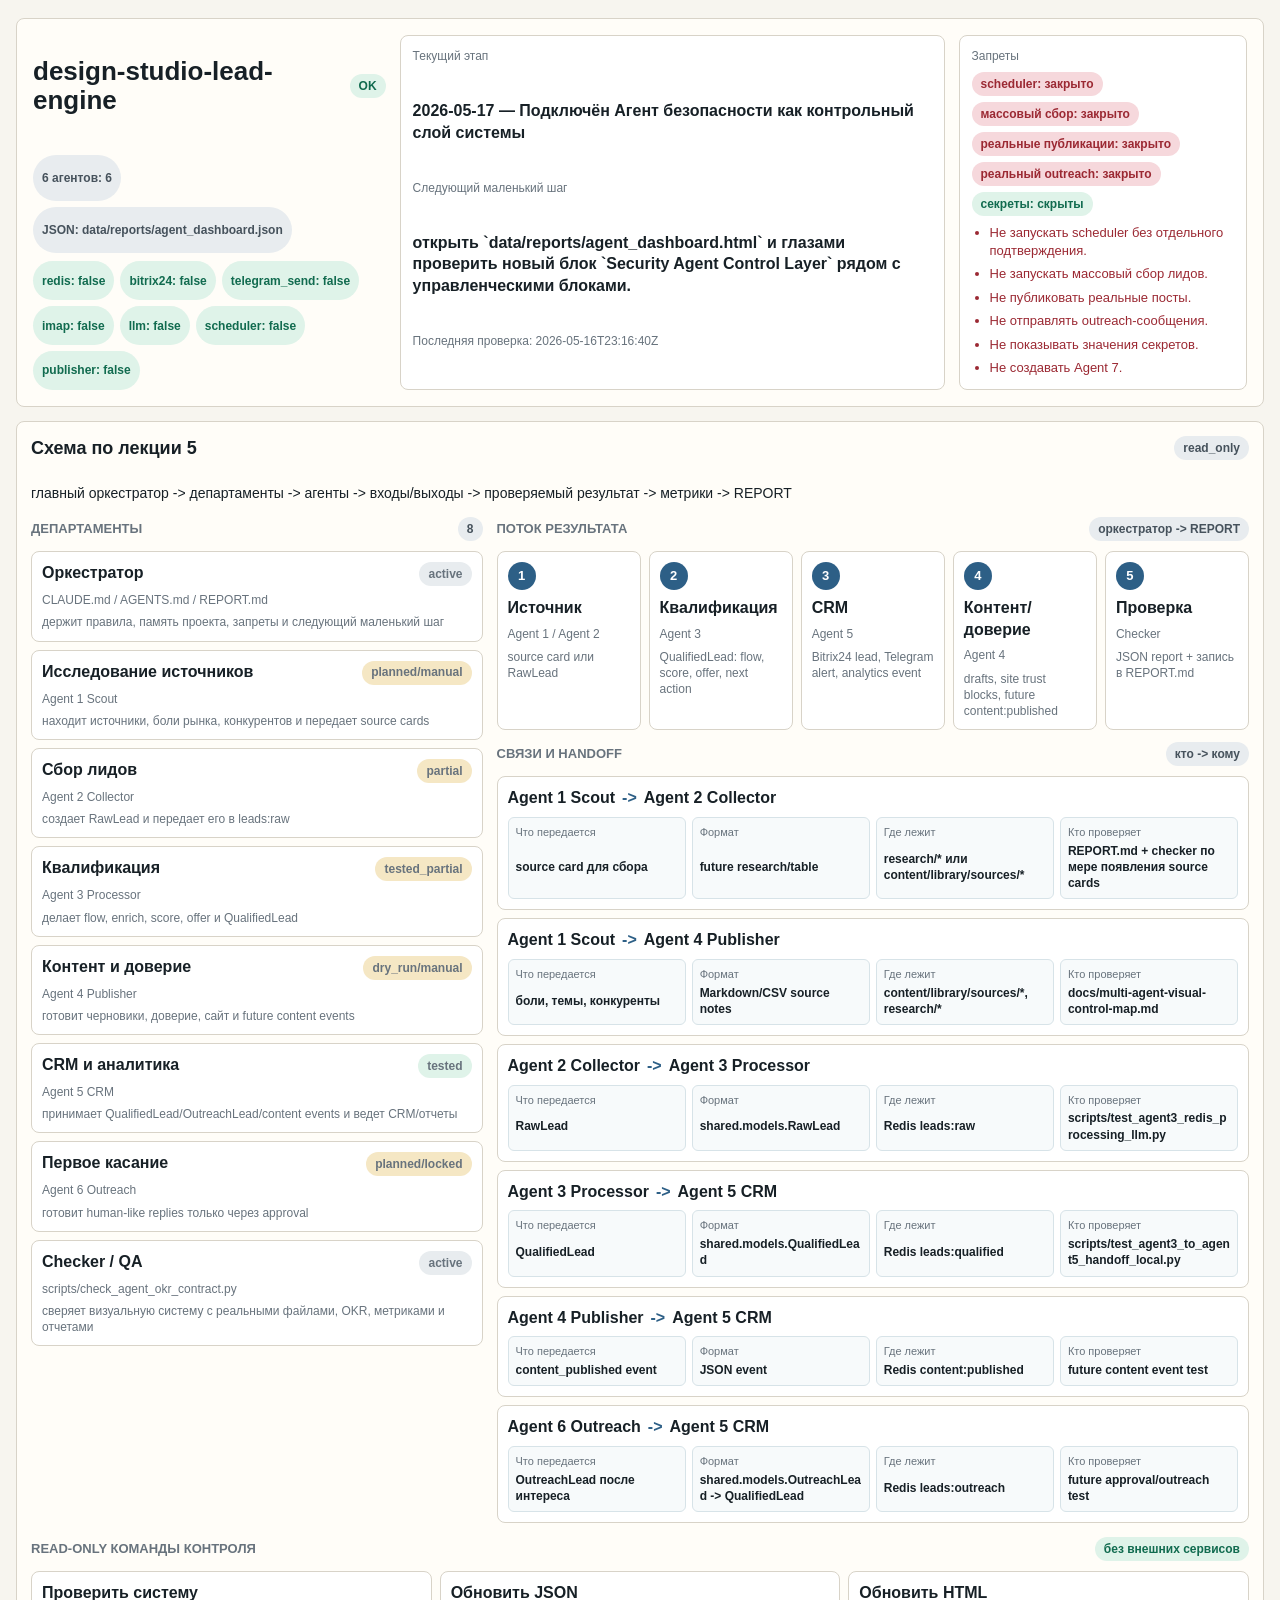
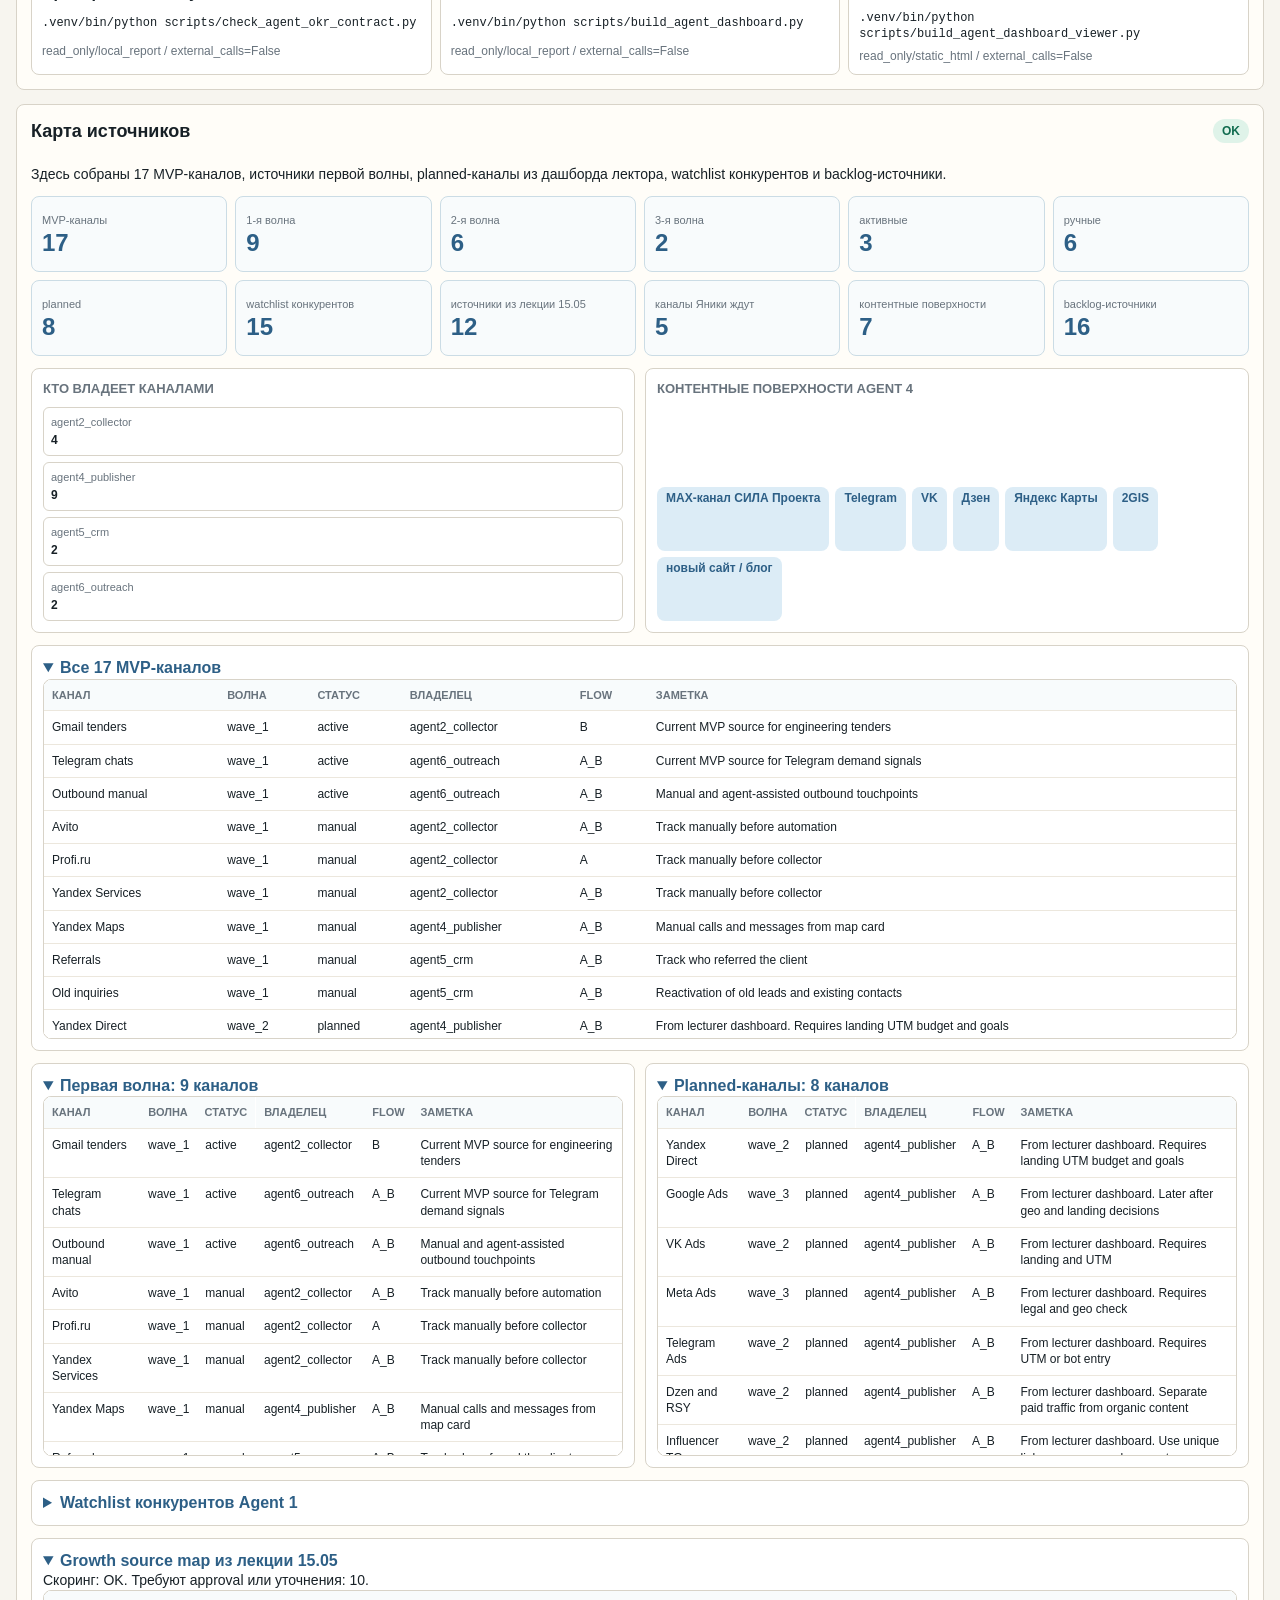
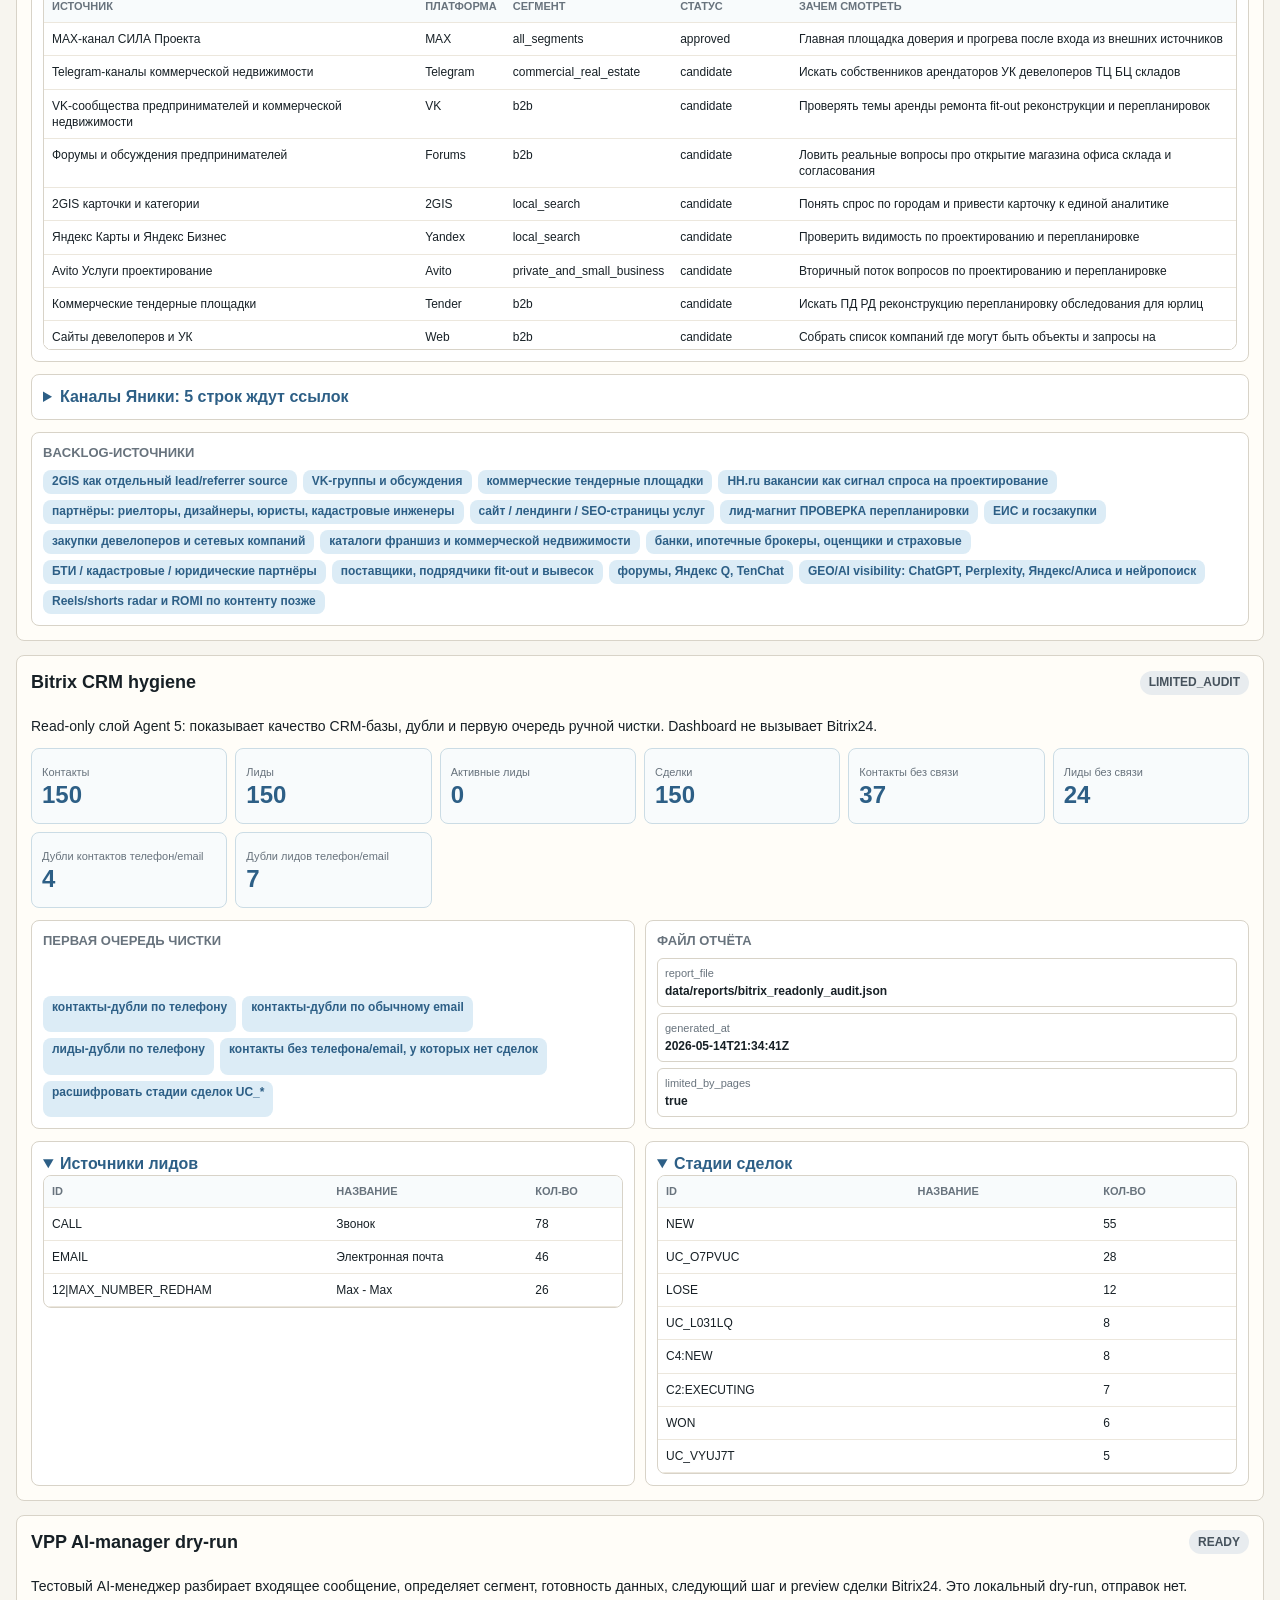
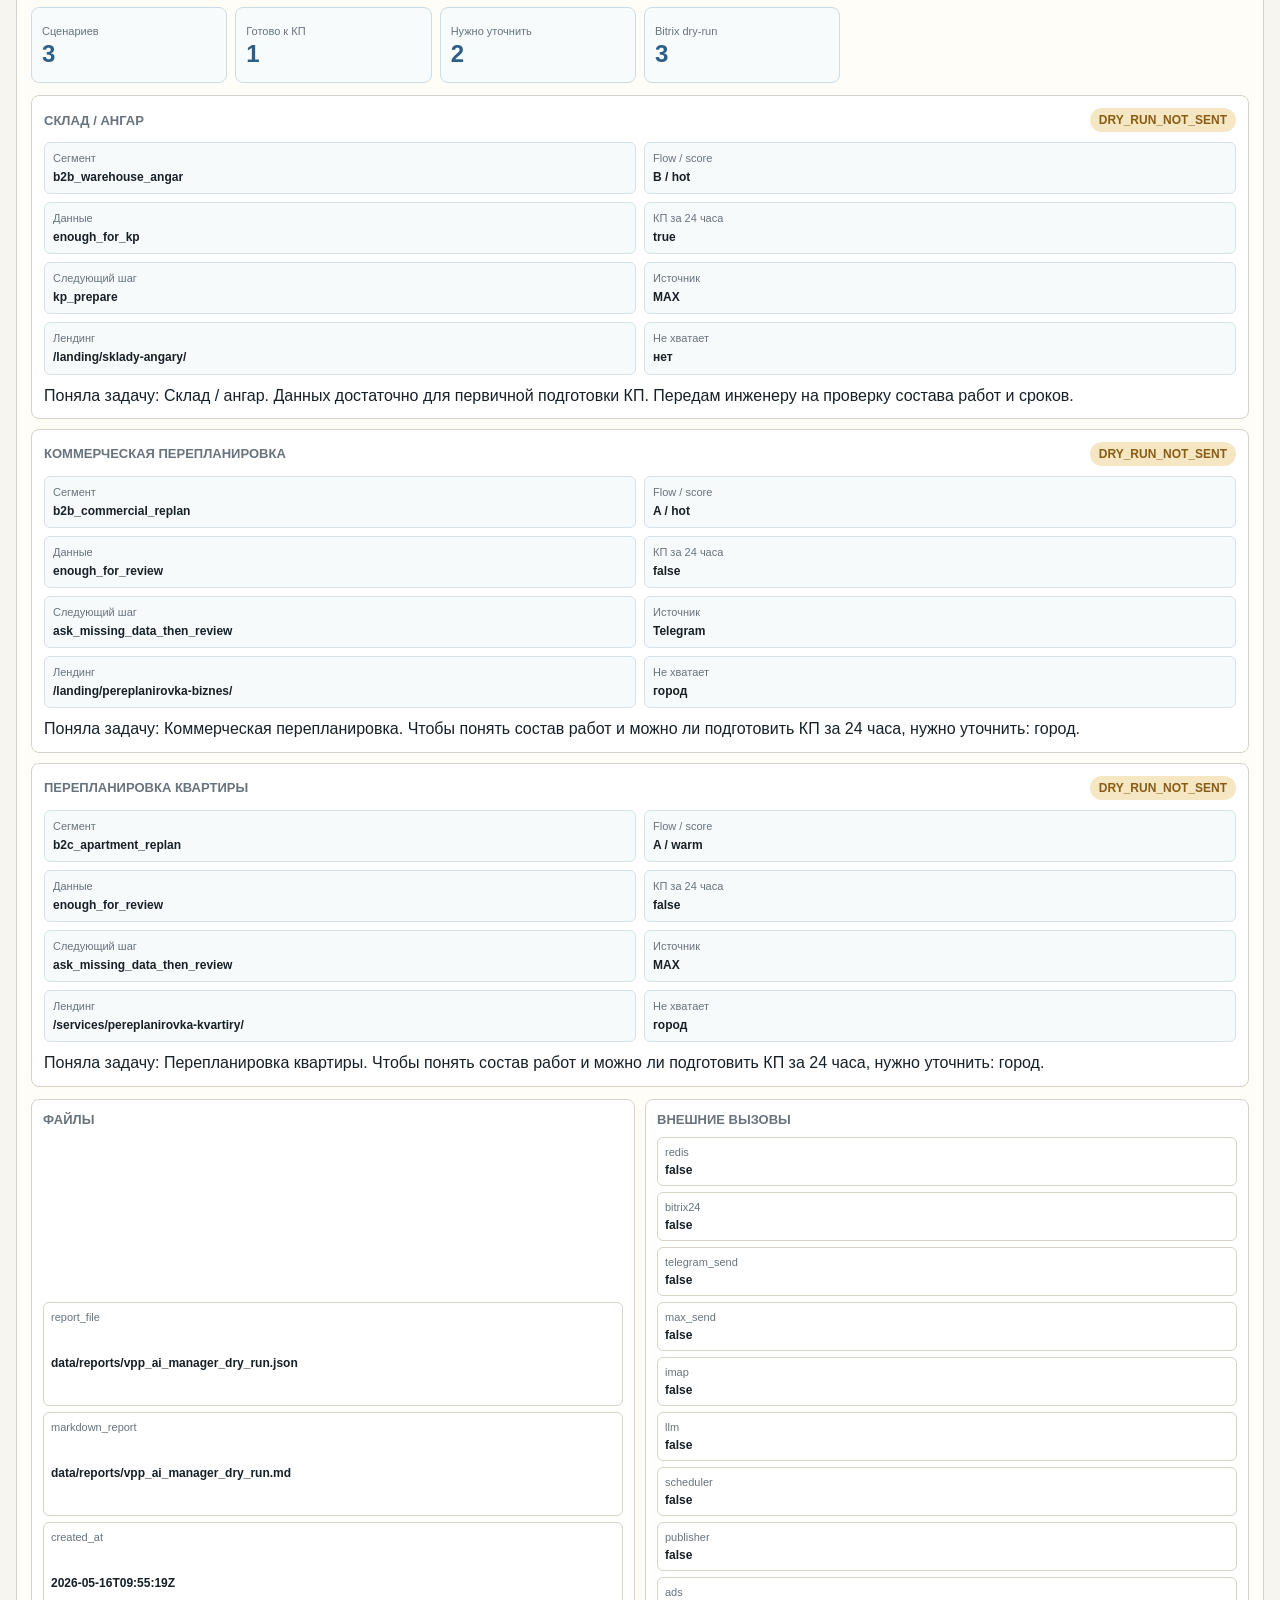
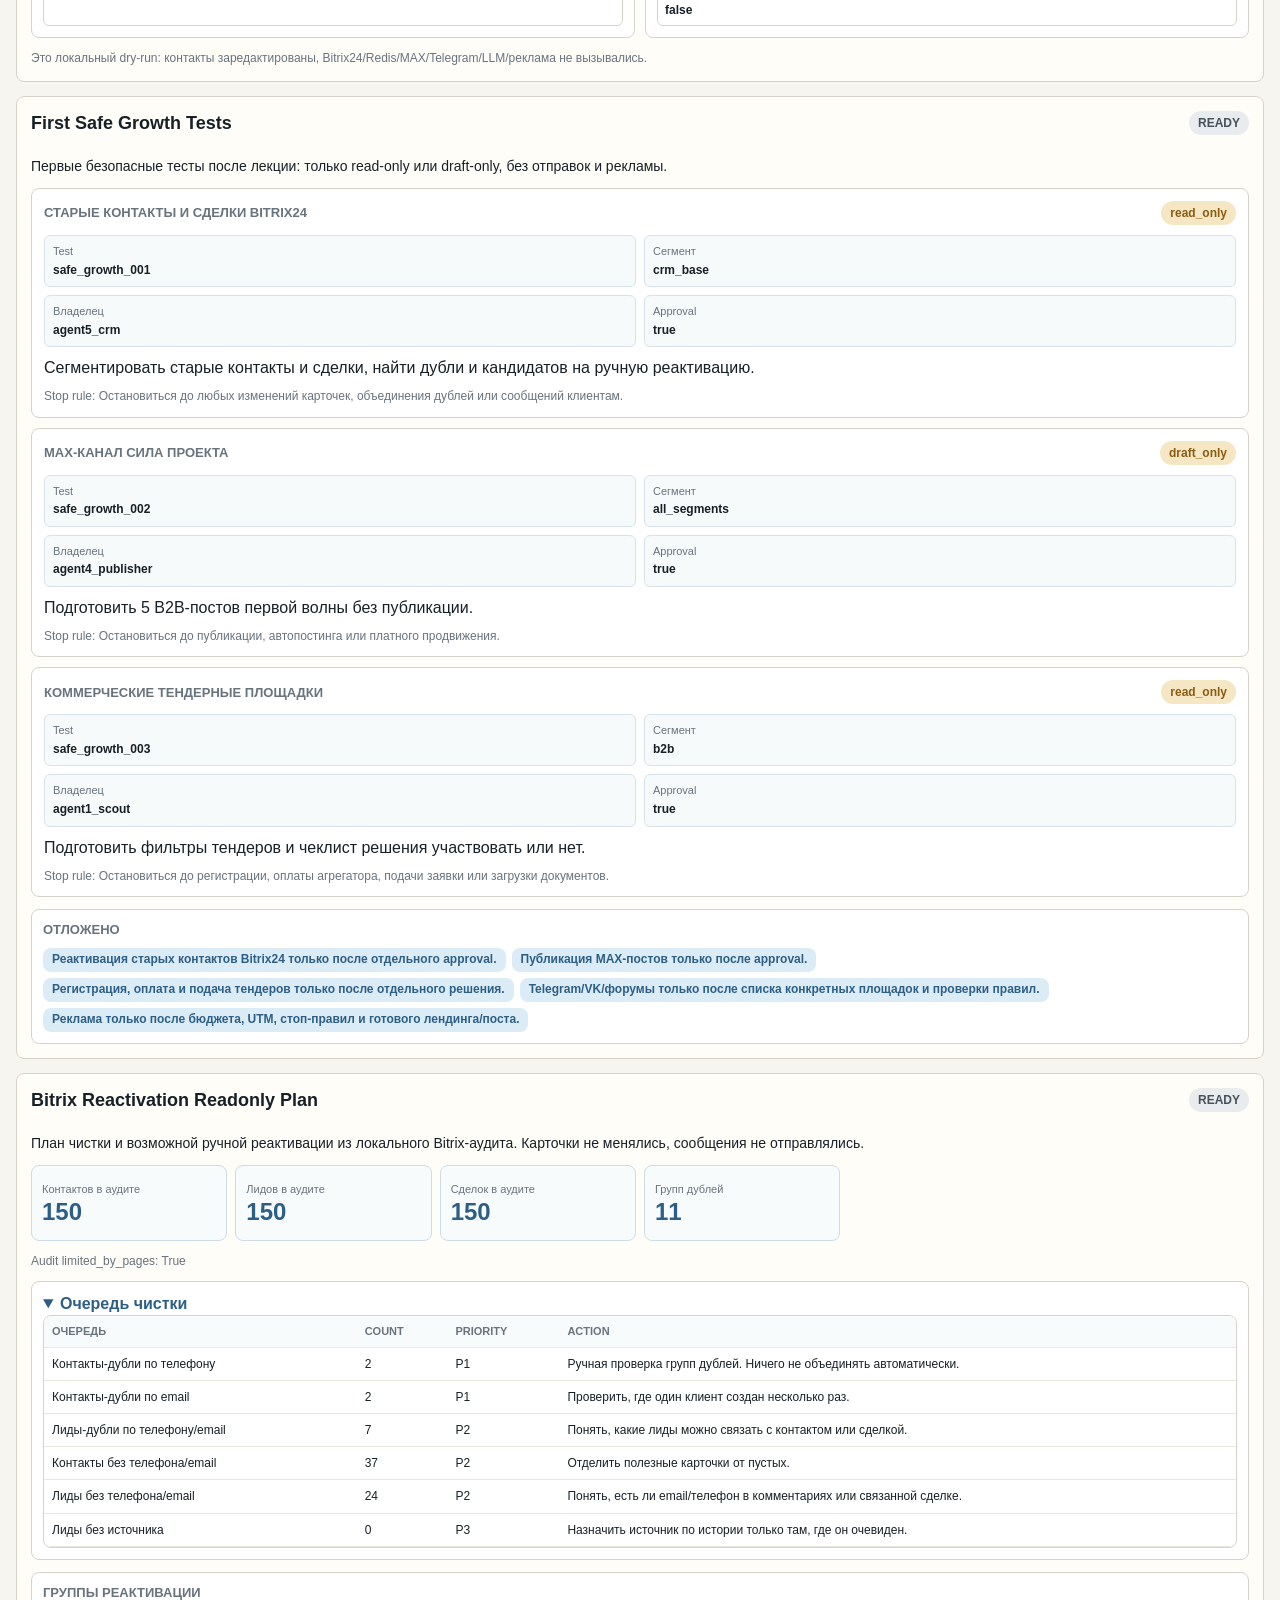
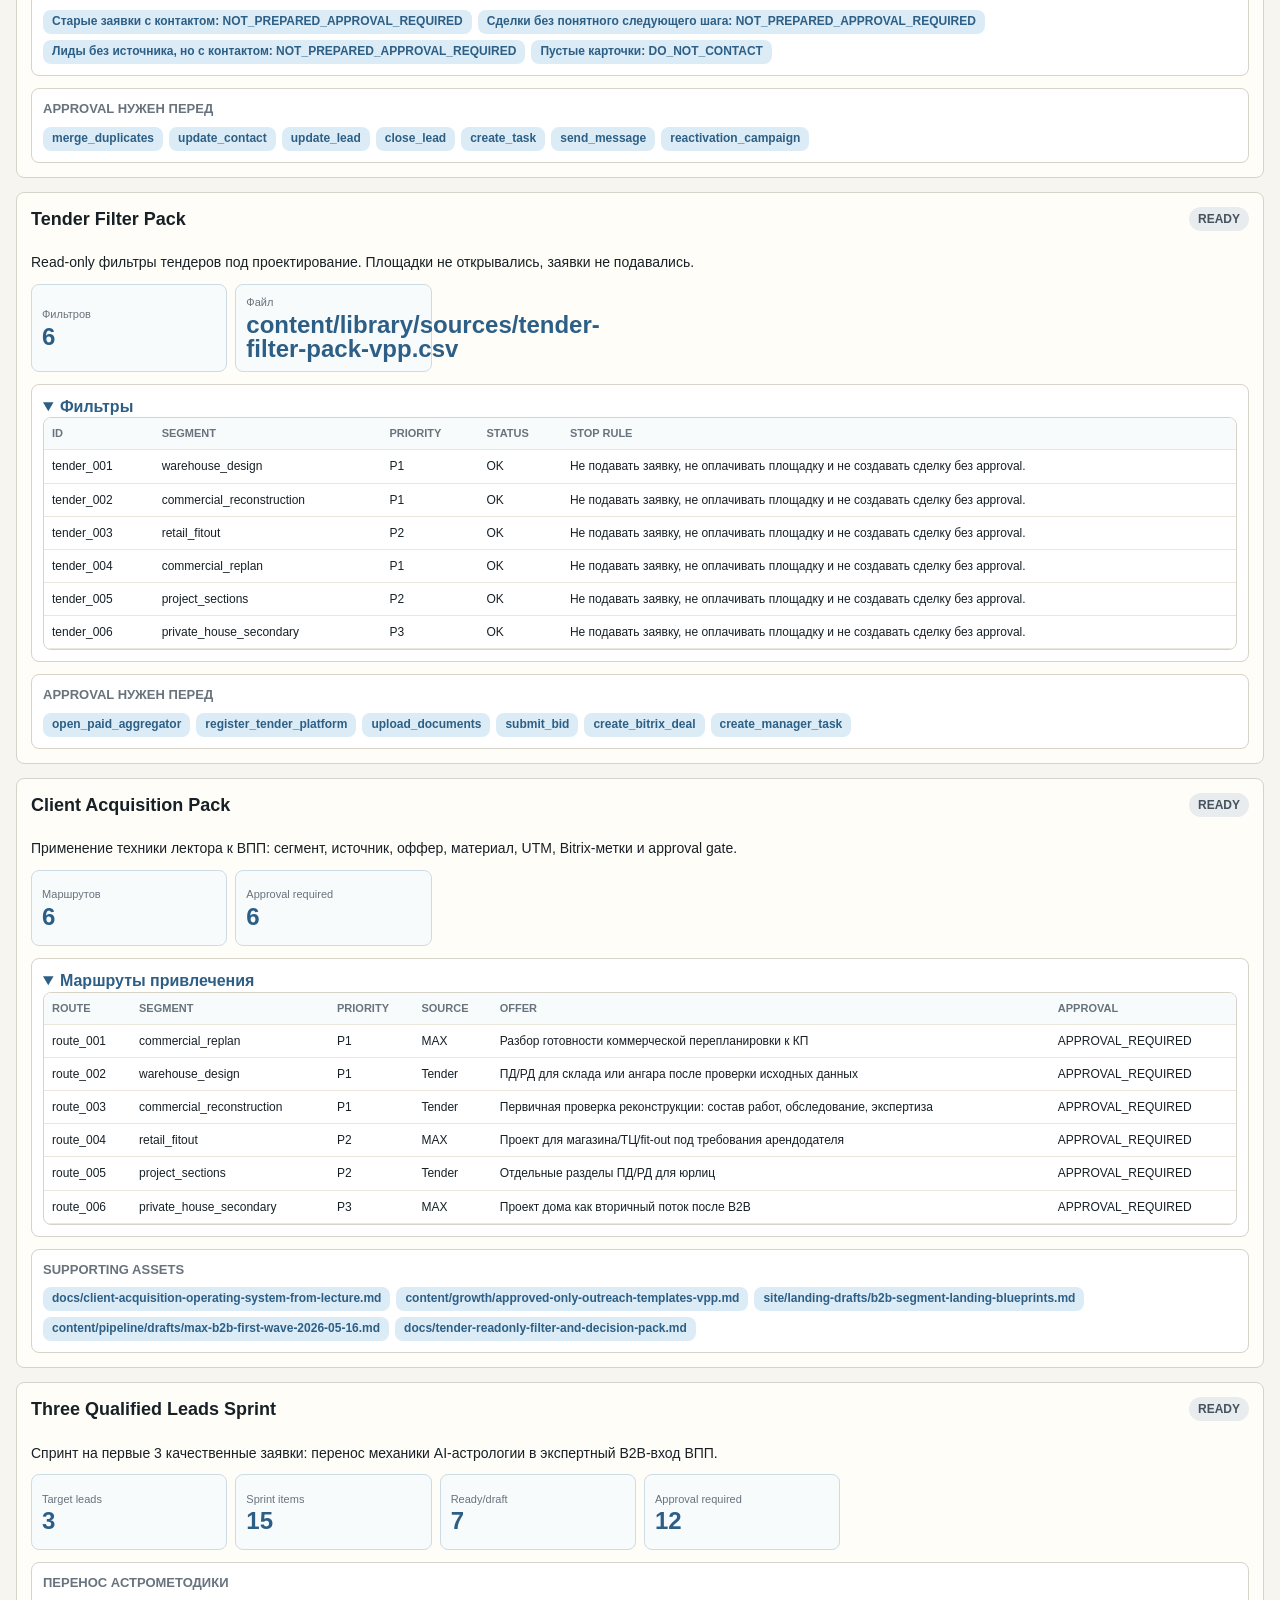
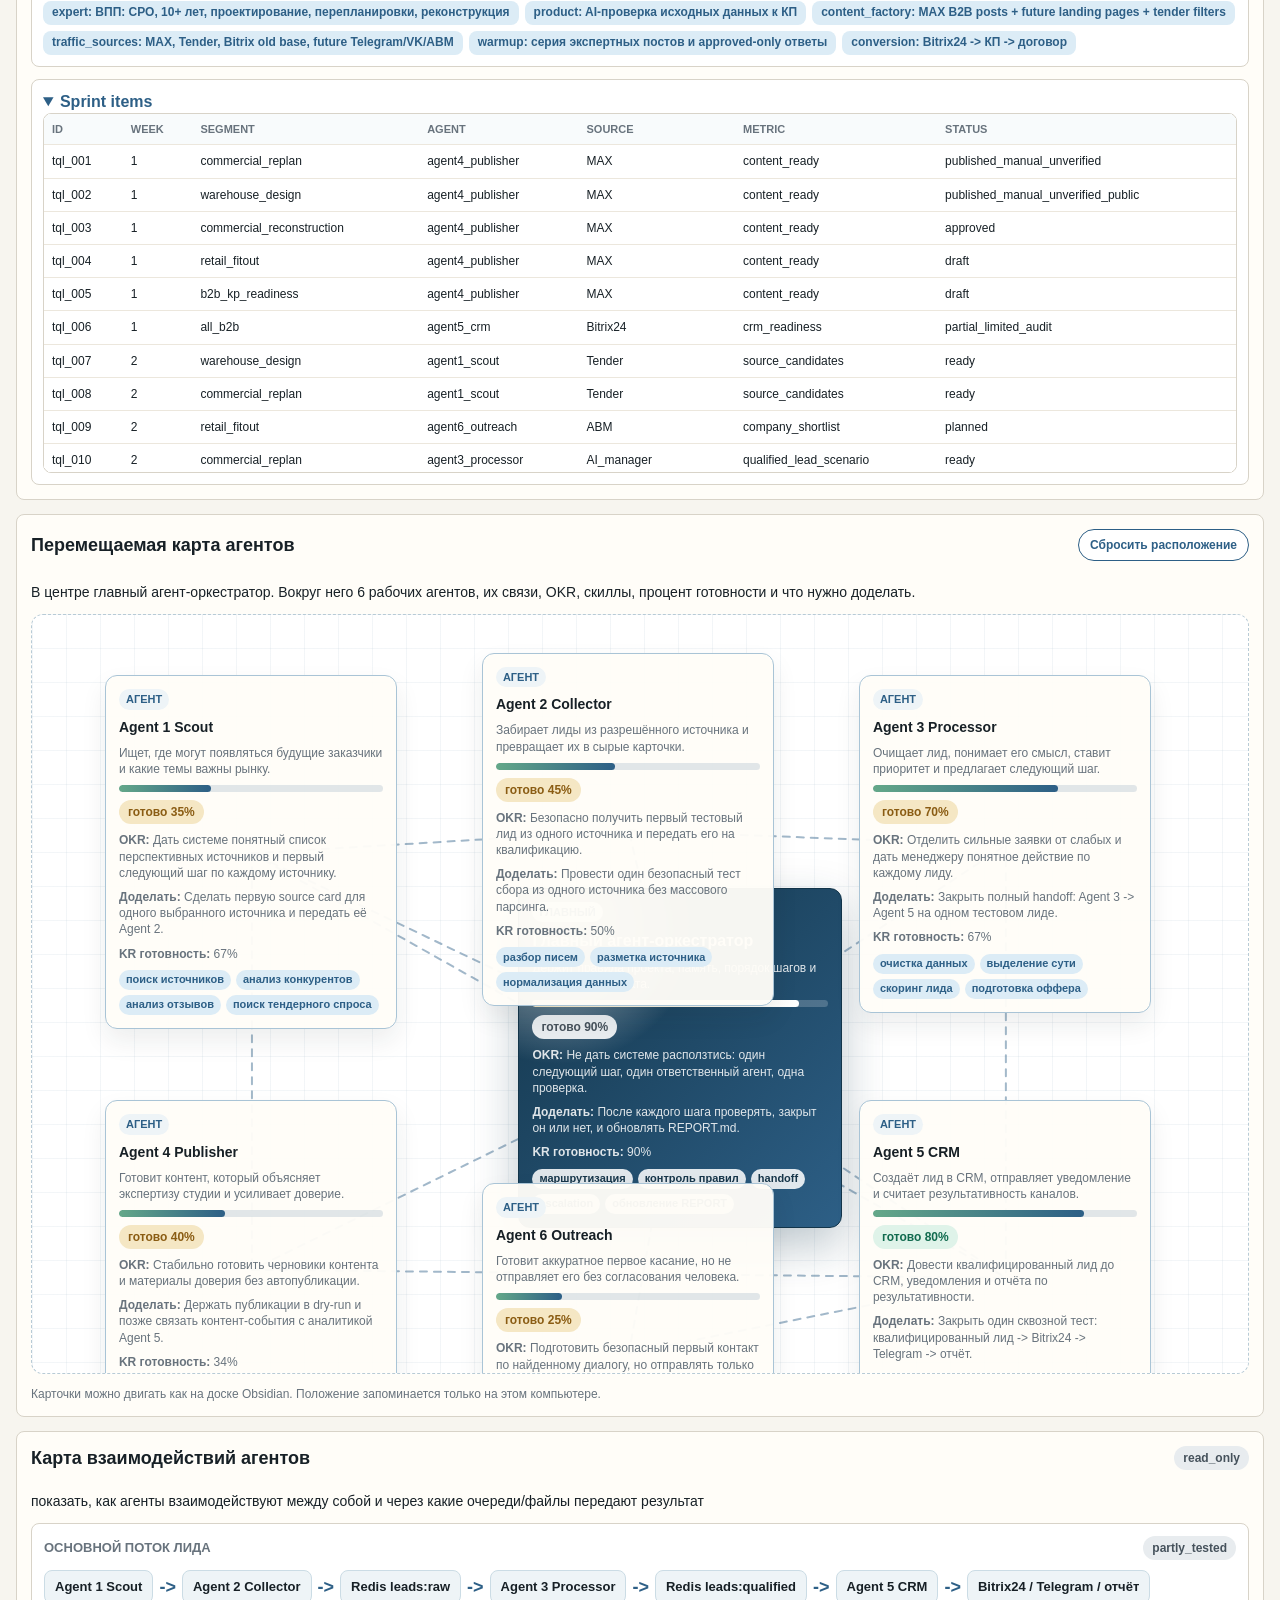
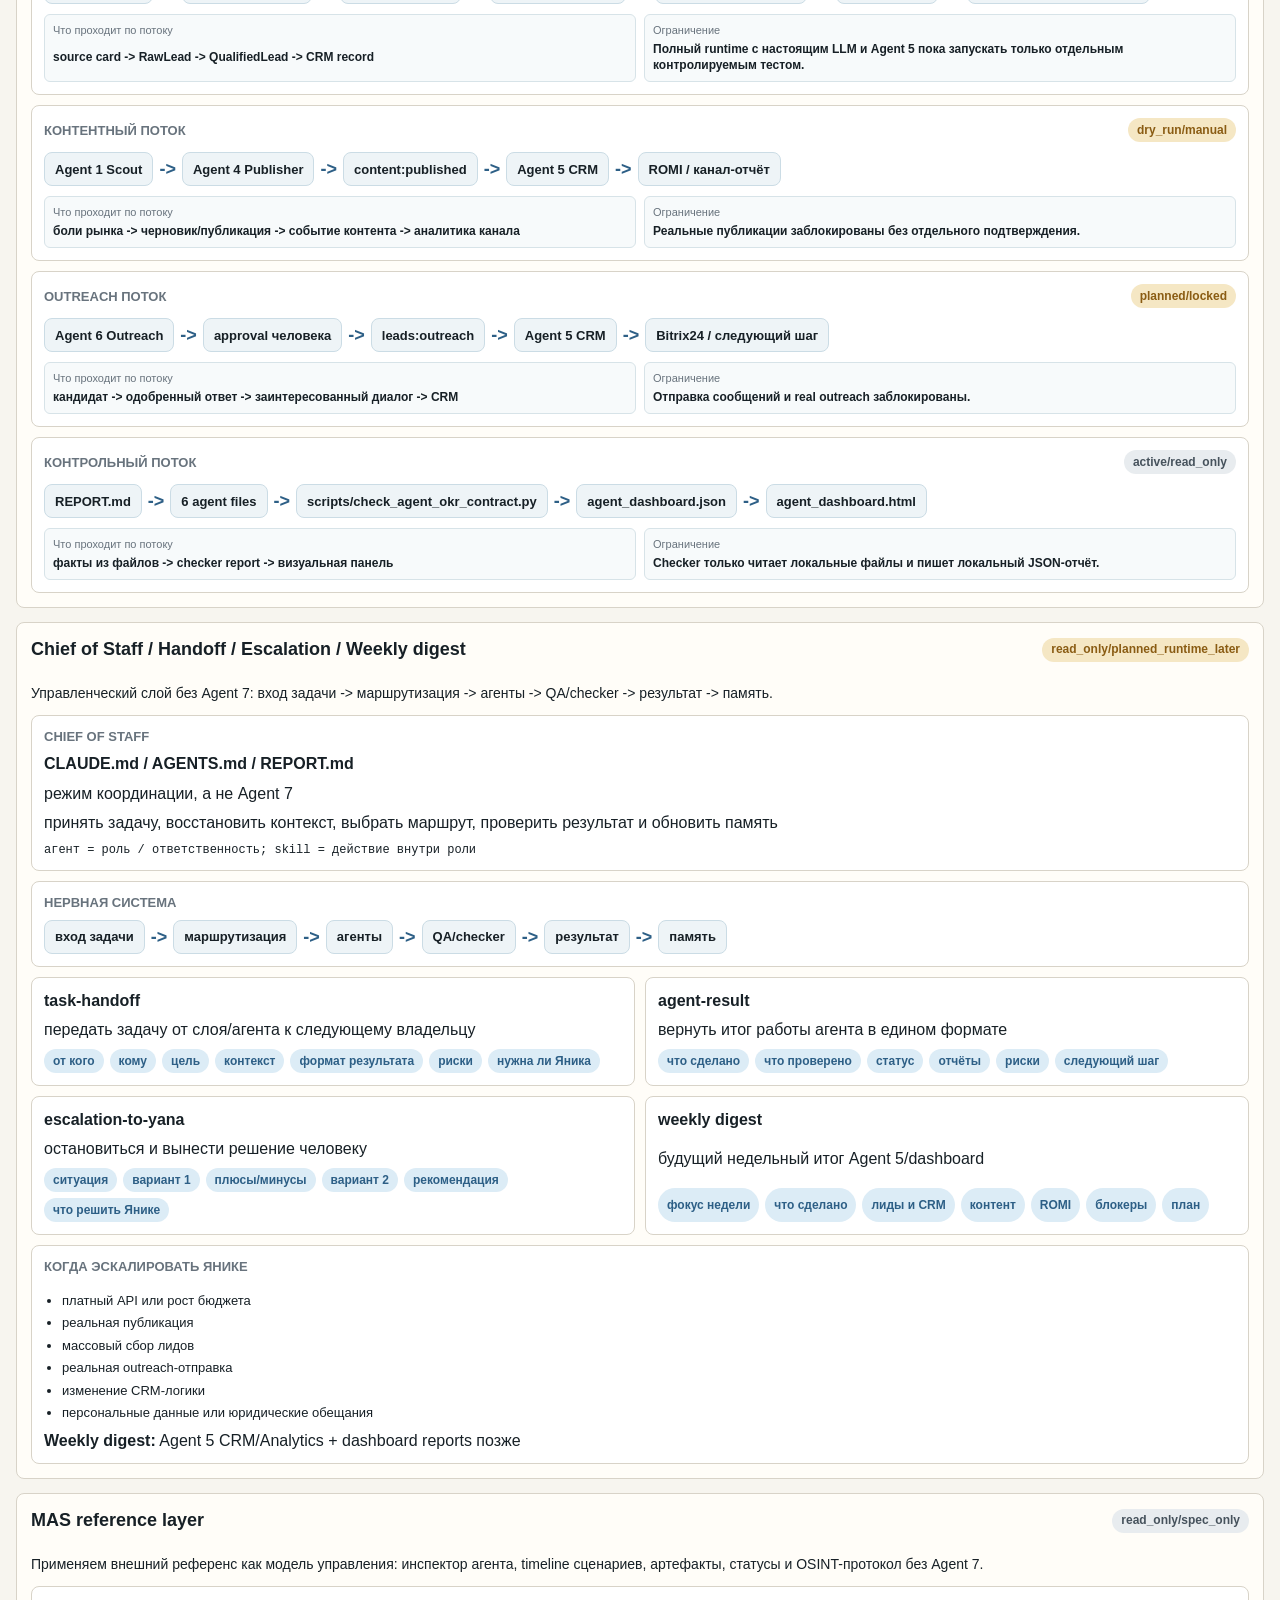
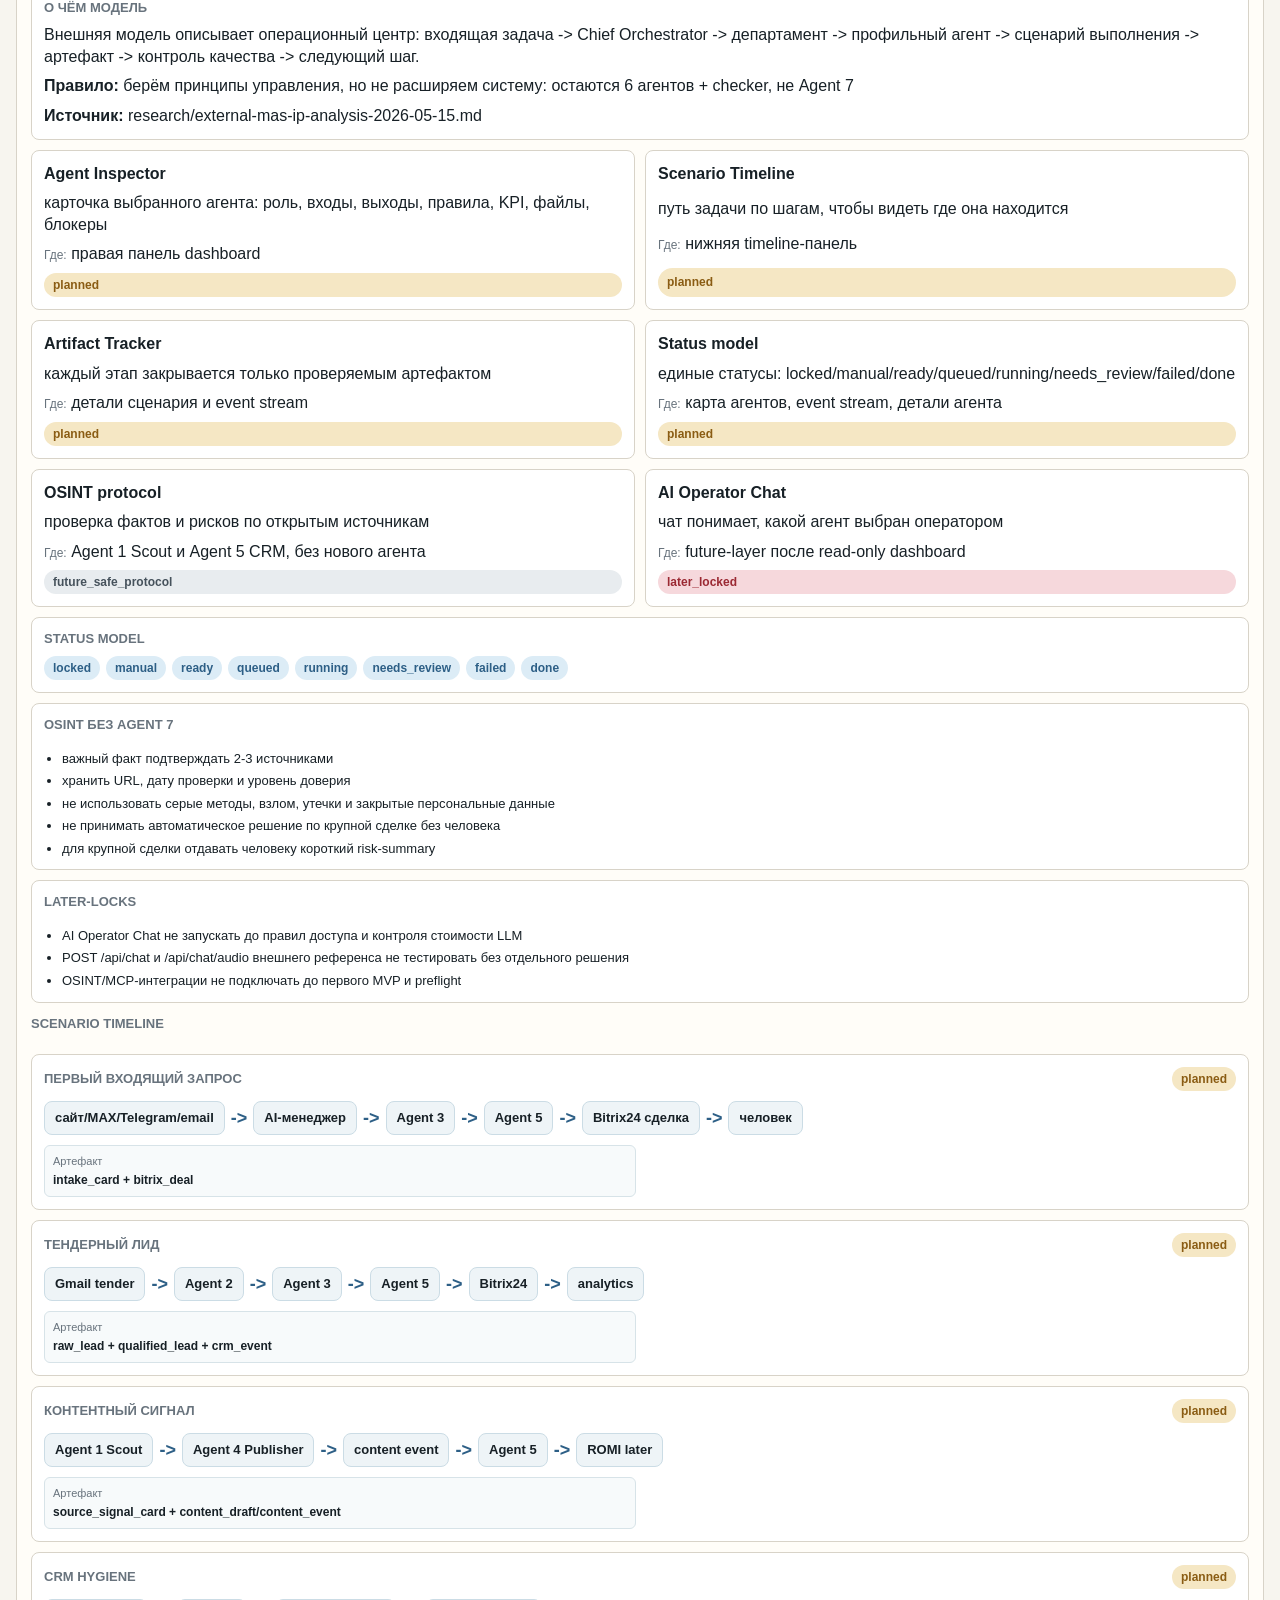
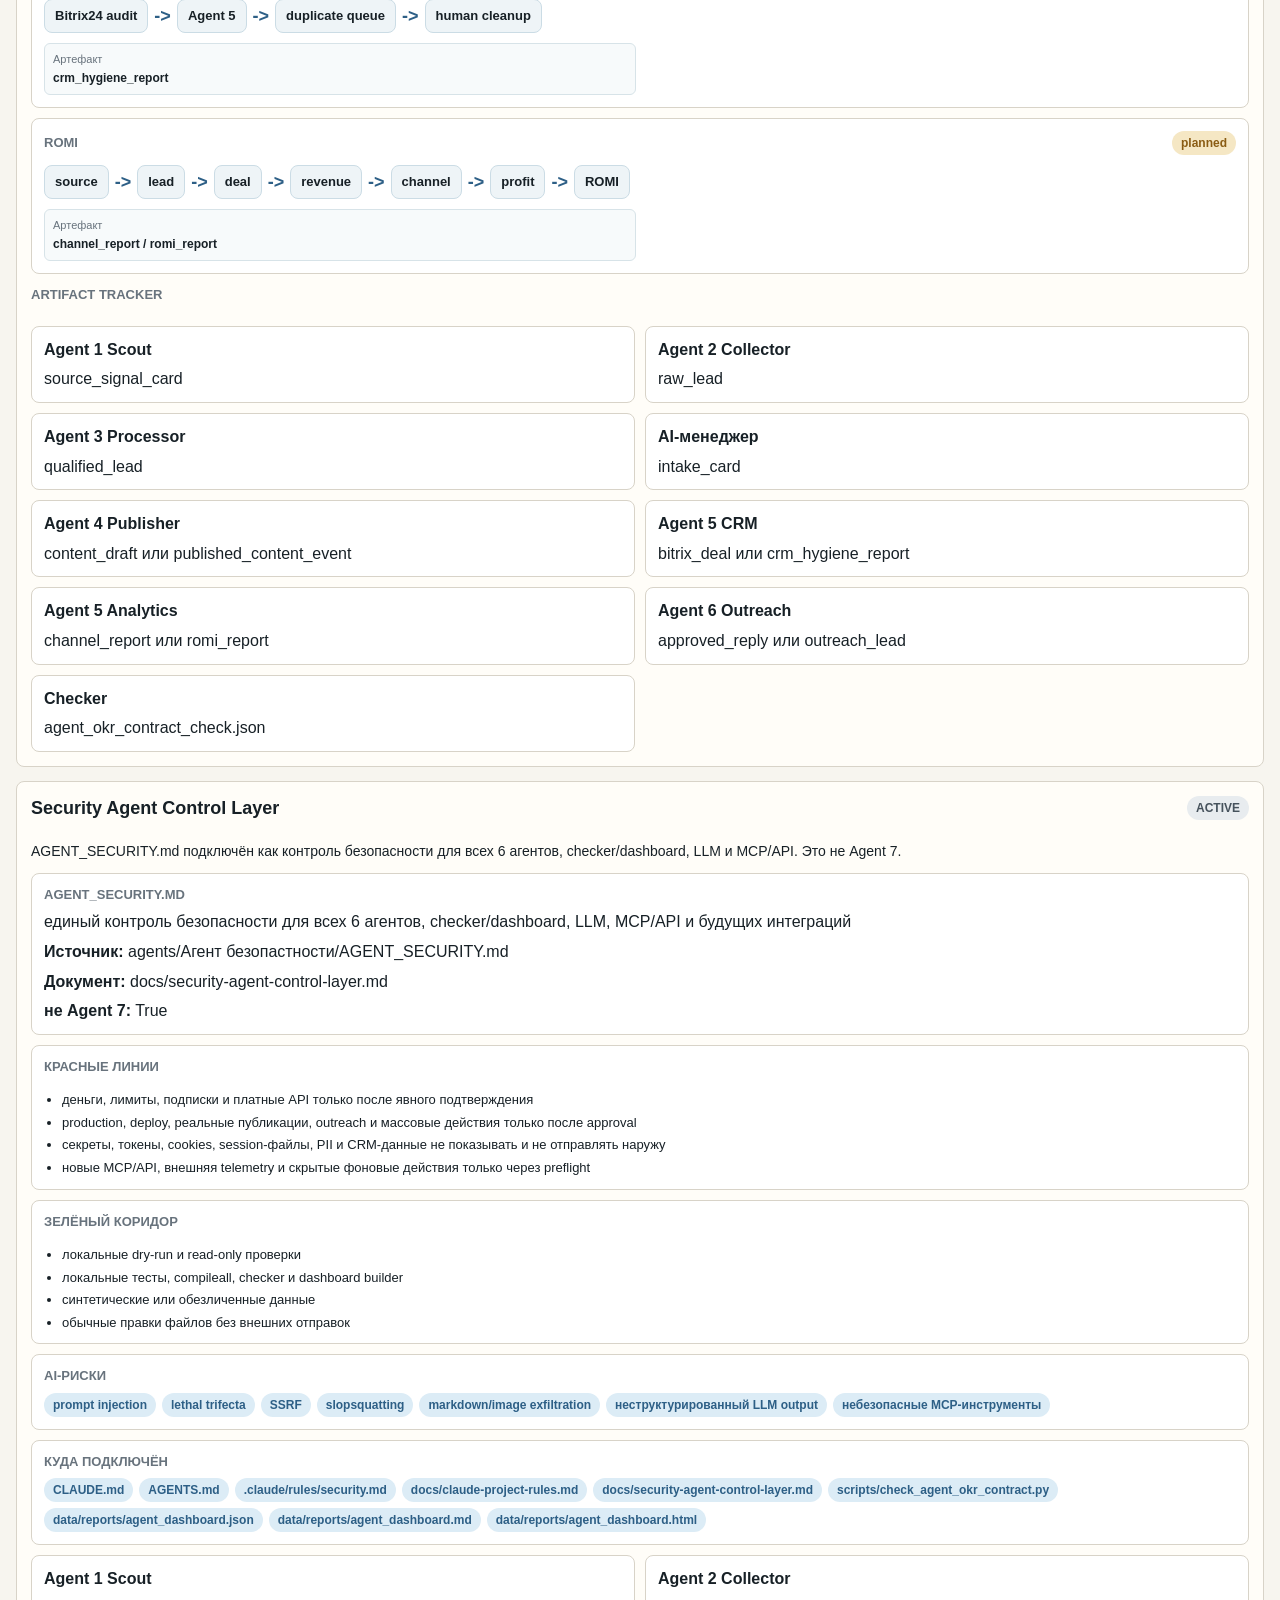
<file: data/reports/agent_dashboard.html>
<!doctype html>
<html lang="ru">
<head>
  <meta charset="utf-8">
  <meta name="viewport" content="width=device-width, initial-scale=1">
  <link rel="icon" href="data:,">
  <title>Agent Dashboard — design-studio-lead-engine</title>
  <style>
    :root {
      --bg: #f7f5ef;
      --panel: #fffdf8;
      --ink: #172026;
      --muted: #68737d;
      --line: #d8d3c8;
      --ok: #116b4f;
      --ok-bg: #dff3e9;
      --wait: #8a5c13;
      --wait-bg: #f5e7c4;
      --bad: #9b2933;
      --bad-bg: #f6d8dc;
      --neutral: #46525c;
      --neutral-bg: #e8ecef;
      --accent: #2d5f86;
      --accent-bg: #dcecf6;
    }
    * { box-sizing: border-box; }
    body {
      margin: 0;
      background: var(--bg);
      color: var(--ink);
      font-family: Arial, Helvetica, sans-serif;
      line-height: 1.35;
    }
    main {
      width: min(1480px, calc(100vw - 32px));
      margin: 0 auto;
      padding: 18px 0 28px;
    }
    h1, h2, h3, p { margin: 0; }
    h1 { font-size: 26px; line-height: 1.1; }
    h2 { font-size: 18px; }
    h3 { font-size: 13px; color: var(--muted); text-transform: uppercase; }
    code { font-family: Menlo, Consolas, monospace; font-size: 12px; overflow-wrap: anywhere; }
    .top-panel, .lecture-map, .source-map, .workflow-board, .interaction-map, .protocol-map, .dashboard-grid > section, .agent-card, .agent-detail, .event-row, .metric-card {
      background: var(--panel);
      border: 1px solid var(--line);
      border-radius: 8px;
    }
    .top-panel {
      display: grid;
      grid-template-columns: minmax(240px, 1.1fr) minmax(280px, 1.7fr) minmax(220px, .9fr);
      gap: 14px;
      padding: 16px;
    }
    .top-panel__meta {
      display: grid;
      gap: 8px;
    }
    .stage-box {
      display: grid;
      gap: 8px;
      padding: 12px;
      background: #ffffff;
      border: 1px solid var(--line);
      border-radius: 8px;
    }
    .stage-box span, .muted, .agent-card small, .event-row span {
      color: var(--muted);
      font-size: 12px;
    }
    .status-pill, .flag, .lock-chip, .tag {
      display: inline-flex;
      align-items: center;
      min-height: 24px;
      border-radius: 999px;
      padding: 3px 9px;
      font-size: 12px;
      font-style: normal;
      font-weight: 700;
      white-space: nowrap;
    }
    .is-ok { color: var(--ok); background: var(--ok-bg); }
    .is-wait { color: var(--wait); background: var(--wait-bg); }
    .is-bad { color: var(--bad); background: var(--bad-bg); }
    .is-neutral { color: var(--neutral); background: var(--neutral-bg); }
    .lock-chip.is-locked { color: var(--bad); background: var(--bad-bg); }
    .lock-chip.is-open { color: var(--ok); background: var(--ok-bg); }
    .flag.is-on { color: var(--bad); background: var(--bad-bg); }
    .flag.is-off { color: var(--ok); background: var(--ok-bg); }
    .chip-row, .tags {
      display: flex;
      flex-wrap: wrap;
      gap: 6px;
    }
    .tag {
      color: var(--accent);
      background: var(--accent-bg);
      font-weight: 600;
      white-space: normal;
    }
    .tag--guard {
      color: var(--bad);
      background: var(--bad-bg);
    }
    .safety-list {
      display: grid;
      gap: 6px;
      padding-left: 18px;
      margin: 0;
      color: var(--bad);
      font-size: 13px;
    }
    .source-map {
      margin-top: 14px;
      padding: 14px;
      display: grid;
      gap: 12px;
    }
    .source-stat-grid {
      display: grid;
      grid-template-columns: repeat(6, minmax(0, 1fr));
      gap: 8px;
    }
    .source-stat-card {
      display: grid;
      gap: 3px;
      min-height: 76px;
      align-content: center;
      padding: 10px;
      border: 1px solid #cbdce5;
      border-radius: 8px;
      background: #f8fbfc;
    }
    .source-stat-card span {
      color: var(--muted);
      font-size: 11px;
    }
    .source-stat-card strong {
      color: var(--accent);
      font-size: 24px;
      line-height: 1;
    }
    .source-two-col {
      display: grid;
      grid-template-columns: repeat(2, minmax(0, 1fr));
      gap: 10px;
    }
    .source-panel, .source-details {
      display: grid;
      gap: 9px;
      padding: 11px;
      background: #ffffff;
      border: 1px solid var(--line);
      border-radius: 8px;
      min-width: 0;
    }
    .source-details summary {
      cursor: pointer;
      color: var(--accent);
      font-weight: 850;
    }
    .source-table-wrap {
      max-height: 360px;
      overflow: auto;
      border: 1px solid var(--line);
      border-radius: 8px;
      background: #ffffff;
    }
    .source-table {
      width: 100%;
      border-collapse: collapse;
      font-size: 12px;
    }
    .source-table th, .source-table td {
      padding: 8px;
      border-bottom: 1px solid #ece7dd;
      text-align: left;
      vertical-align: top;
    }
    .source-table th {
      position: sticky;
      top: 0;
      background: #f8fbfc;
      color: var(--muted);
      font-size: 11px;
      text-transform: uppercase;
      z-index: 1;
    }
    .tag--source {
      align-items: flex-start;
      flex-direction: column;
      gap: 2px;
      border-radius: 8px;
      white-space: normal;
    }
    .tag--source small {
      color: var(--muted);
      font-size: 10px;
      font-weight: 500;
    }
    .agent-source-panel {
      display: grid;
      gap: 9px;
      padding: 11px;
      border: 1px solid #cbdce5;
      border-radius: 8px;
      background: #ffffff;
    }
    .agent-source-panel p {
      color: var(--muted);
      font-size: 13px;
    }
    .agent-source-panel h4 {
      margin: 0;
      color: var(--muted);
      font-size: 12px;
      text-transform: uppercase;
    }
    .source-mini-grid {
      display: grid;
      grid-template-columns: repeat(4, minmax(0, 1fr));
      gap: 6px;
    }
    .source-mini-grid span {
      display: grid;
      gap: 2px;
      padding: 8px;
      border: 1px solid #d7e3e8;
      border-radius: 7px;
      background: #f8fbfc;
      color: var(--muted);
      font-size: 11px;
    }
    .source-mini-grid strong {
      color: var(--accent);
      font-size: 18px;
      line-height: 1;
    }
    .dashboard-grid {
      display: grid;
      grid-template-columns: minmax(360px, .85fr) minmax(560px, 1.15fr);
      gap: 14px;
      margin-top: 14px;
    }
    .lecture-map {
      margin-top: 14px;
      padding: 14px;
      display: grid;
      gap: 14px;
    }
    .interaction-map {
      margin-top: 14px;
      padding: 14px;
      display: grid;
      gap: 12px;
    }
    .protocol-map {
      margin-top: 14px;
      padding: 14px;
      display: grid;
      gap: 12px;
    }
    .protocol-grid {
      display: grid;
      grid-template-columns: repeat(2, minmax(0, 1fr));
      gap: 10px;
    }
    .protocol-card {
      display: grid;
      gap: 8px;
      padding: 12px;
      background: #ffffff;
      border: 1px solid var(--line);
      border-radius: 8px;
    }
    .protocol-card--wide {
      grid-column: 1 / -1;
    }
    .network-routes {
      display: grid;
      gap: 10px;
    }
    .network-route {
      display: grid;
      gap: 10px;
      padding: 12px;
      background: #ffffff;
      border: 1px solid var(--line);
      border-radius: 8px;
    }
    .network-route__head {
      display: flex;
      align-items: center;
      justify-content: space-between;
      gap: 10px;
    }
    .network-chain {
      display: flex;
      flex-wrap: wrap;
      align-items: center;
      gap: 6px;
    }
    .network-node {
      display: inline-flex;
      align-items: center;
      min-height: 34px;
      padding: 7px 10px;
      border-radius: 8px;
      background: #eef4f7;
      border: 1px solid #cbdce5;
      color: var(--ink);
      font-size: 13px;
      font-weight: 700;
    }
    .network-arrow {
      color: var(--accent);
      font-size: 18px;
      font-weight: 900;
      line-height: 1;
    }
    .network-meta {
      display: grid;
      grid-template-columns: 1fr 1fr;
      gap: 8px;
    }
    .network-meta div {
      display: grid;
      gap: 3px;
      min-width: 0;
      padding: 8px;
      border-radius: 6px;
      background: #f7fafb;
      border: 1px solid #d7e3e8;
    }
    .network-meta span {
      color: var(--muted);
      font-size: 11px;
    }
    .network-meta strong {
      font-size: 12px;
      overflow-wrap: anywhere;
    }
    .lecture-layout {
      display: grid;
      grid-template-columns: minmax(260px, .75fr) minmax(520px, 1.25fr);
      gap: 14px;
    }
    .department-grid, .handoff-list, .control-grid {
      display: grid;
      gap: 8px;
    }
    .department-card, .flow-step, .handoff-card, .control-card {
      background: #ffffff;
      border: 1px solid var(--line);
      border-radius: 8px;
      padding: 10px;
    }
    .department-card {
      display: grid;
      gap: 6px;
    }
    .department-card__top {
      display: flex;
      justify-content: space-between;
      align-items: flex-start;
      gap: 8px;
    }
    .department-card span, .department-card p, .flow-step em, .flow-step p, .control-card span {
      color: var(--muted);
      font-size: 12px;
      font-style: normal;
    }
    .flow-rail {
      display: grid;
      grid-template-columns: repeat(5, minmax(120px, 1fr));
      gap: 8px;
      margin-bottom: 12px;
    }
    .flow-step {
      min-height: 136px;
      display: grid;
      align-content: start;
      gap: 7px;
      position: relative;
    }
    .flow-step > span {
      width: 28px;
      height: 28px;
      display: inline-grid;
      place-items: center;
      border-radius: 999px;
      color: #ffffff;
      background: var(--accent);
      font-size: 13px;
      font-weight: 800;
    }
    .handoff-card {
      display: grid;
      gap: 8px;
    }
    .handoff-route {
      display: flex;
      flex-wrap: wrap;
      align-items: center;
      gap: 7px;
    }
    .handoff-route span {
      color: var(--accent);
      font-weight: 800;
    }
    .handoff-grid {
      display: grid;
      grid-template-columns: repeat(4, minmax(0, 1fr));
      gap: 6px;
    }
    .handoff-grid div {
      display: grid;
      gap: 3px;
      padding: 7px;
      background: #f7fafb;
      border: 1px solid #d7e3e8;
      border-radius: 6px;
      min-width: 0;
    }
    .handoff-grid span {
      color: var(--muted);
      font-size: 11px;
    }
    .handoff-grid strong {
      font-size: 12px;
      overflow-wrap: anywhere;
    }
    .control-grid {
      grid-template-columns: repeat(3, minmax(0, 1fr));
    }
    .control-card {
      display: grid;
      gap: 6px;
    }
    .dashboard-grid > section {
      padding: 14px;
      min-width: 0;
    }
    .section-heading {
      display: flex;
      align-items: center;
      justify-content: space-between;
      gap: 10px;
      margin-bottom: 10px;
    }
    .agent-cards {
      display: grid;
      grid-template-columns: repeat(2, minmax(0, 1fr));
      gap: 8px;
    }
    .agent-card {
      display: grid;
      gap: 8px;
      min-height: 108px;
      padding: 11px;
      color: inherit;
      text-align: left;
      cursor: pointer;
      appearance: none;
      font: inherit;
    }
    .agent-card:hover, .agent-card.is-active {
      border-color: var(--accent);
      box-shadow: inset 0 0 0 1px var(--accent);
    }
    .agent-card__top {
      display: flex;
      justify-content: space-between;
      gap: 8px;
      align-items: flex-start;
    }
    .agent-card span:not(.agent-card__top) {
      color: var(--muted);
      font-size: 13px;
    }
    .agent-detail {
      display: none;
      padding: 14px;
    }
    .agent-detail.is-active {
      display: grid;
      gap: 12px;
    }
    .lead-text {
      font-size: 14px;
    }
    .detail-grid {
      display: grid;
      grid-template-columns: repeat(2, minmax(0, 1fr));
      gap: 12px;
    }
    .main-metric-card, .okr-metric-row {
      display: grid;
      gap: 5px;
      padding: 10px;
      border-radius: 8px;
      border: 1px solid #cbdce5;
      background: #f8fbfc;
    }
    .main-metric-card span, .okr-metric-row span {
      color: var(--muted);
      font-size: 12px;
    }
    .main-metric-card strong {
      color: var(--ink);
      font-size: 17px;
    }
    .main-metric-card em, .okr-metric-row strong {
      color: var(--accent);
      font-style: normal;
      font-weight: 850;
    }
    .main-metric-card p {
      color: var(--muted);
      font-size: 13px;
    }
    .okr-metric-list {
      display: grid;
      gap: 6px;
    }
    .subrole-grid {
      display: grid;
      gap: 7px;
    }
    .subrole-card {
      display: grid;
      gap: 4px;
      padding: 9px;
      border-radius: 8px;
      border: 1px solid #cbdce5;
      background: #f8fbfc;
    }
    .subrole-card strong {
      color: var(--ink);
      font-size: 13px;
    }
    .subrole-card span,
    .subrole-card small {
      color: var(--muted);
      font-size: 12px;
    }
    .compact-list {
      display: grid;
      gap: 5px;
      margin: 8px 0 0;
      padding-left: 18px;
      font-size: 13px;
    }
    .readiness-card {
      display: grid;
      gap: 4px;
      margin-top: 8px;
      padding: 10px;
      border-radius: 8px;
      background: #eef4f7;
      border: 1px solid #cbdce5;
    }
    .readiness-card strong {
      color: var(--accent);
      font-size: 28px;
      line-height: 1;
    }
    .readiness-card span {
      color: var(--muted);
      font-size: 12px;
    }
    .next-action {
      display: grid;
      gap: 4px;
      padding: 10px;
      background: #eef4f7;
      border: 1px solid #cbdce5;
      border-radius: 8px;
    }
    .next-action span {
      color: var(--muted);
      font-size: 12px;
    }
    .lower-grid {
      display: grid;
      grid-template-columns: minmax(420px, 1fr) minmax(420px, 1fr);
      gap: 14px;
      margin-top: 14px;
    }
    .event-list, .metric-grid {
      display: grid;
      gap: 8px;
    }
    .event-row {
      display: grid;
      grid-template-columns: minmax(0, 1fr) auto;
      gap: 8px;
      padding: 10px;
    }
    .event-row code {
      grid-column: 1 / -1;
      color: var(--muted);
    }
    .event-row div {
      display: grid;
      gap: 3px;
      min-width: 0;
    }
    .metric-grid {
      grid-template-columns: repeat(2, minmax(0, 1fr));
    }
    .metric-card {
      padding: 10px;
      display: grid;
      gap: 8px;
    }
    .kv-grid {
      display: grid;
      grid-template-columns: repeat(2, minmax(0, 1fr));
      gap: 6px;
    }
    .kv-grid.small {
      grid-template-columns: 1fr;
    }
    .kv-item {
      display: grid;
      gap: 2px;
      min-width: 0;
      padding: 7px;
      background: #ffffff;
      border: 1px solid var(--line);
      border-radius: 6px;
    }
    .kv-item span {
      color: var(--muted);
      font-size: 11px;
      overflow-wrap: anywhere;
    }
    .kv-item strong {
      font-size: 12px;
      overflow-wrap: anywhere;
    }
    .footer-note {
      margin-top: 14px;
      color: var(--muted);
      font-size: 12px;
    }

    .workflow-board {
      margin-top: 14px;
      padding: 14px;
      display: grid;
      gap: 12px;
    }
    .ghost-button {
      appearance: none;
      border: 1px solid var(--accent);
      border-radius: 999px;
      padding: 7px 11px;
      background: #ffffff;
      color: var(--accent);
      cursor: pointer;
      font: inherit;
      font-size: 12px;
      font-weight: 800;
    }
    .ghost-button:hover {
      background: var(--accent-bg);
    }
    .workflow-canvas {
      position: relative;
      min-height: 760px;
      overflow: hidden;
      border: 1px dashed #b8cbd6;
      border-radius: 12px;
      background:
        linear-gradient(90deg, rgba(45, 95, 134, .06) 1px, transparent 1px),
        linear-gradient(0deg, rgba(45, 95, 134, .06) 1px, transparent 1px),
        #ffffff;
      background-size: 34px 34px;
      touch-action: none;
    }
    .workflow-svg {
      position: absolute;
      inset: 0;
      width: 100%;
      height: 100%;
      pointer-events: none;
      z-index: 1;
    }
    .workflow-edge {
      stroke: rgba(45, 95, 134, .44);
      stroke-width: 2;
      stroke-linecap: round;
      stroke-dasharray: 7 7;
    }
    .workflow-node {
      position: absolute;
      z-index: 2;
      width: 292px;
      min-height: 248px;
      display: grid;
      align-content: start;
      gap: 8px;
      padding: 13px;
      border: 1px solid var(--line);
      border-radius: 12px;
      background: rgba(255, 253, 248, .96);
      color: inherit;
      box-shadow: 0 12px 26px rgba(23, 32, 38, .08);
      cursor: grab;
      text-align: left;
      font: inherit;
      user-select: none;
      touch-action: none;
    }
    .workflow-node:hover,
    .workflow-node.is-active {
      border-color: var(--accent);
      box-shadow: 0 14px 30px rgba(45, 95, 134, .16);
    }
    .workflow-node.is-dragging {
      cursor: grabbing;
      z-index: 5;
      box-shadow: 0 18px 38px rgba(23, 32, 38, .2);
    }
    .workflow-node--agent {
      border-color: #a9c4d6;
    }
    .workflow-node--chief {
      width: 324px;
      min-height: 268px;
      background:
        radial-gradient(circle at 12% 10%, rgba(255, 255, 255, .7), transparent 34%),
        linear-gradient(135deg, #13354a, #2d5f86);
      color: #ffffff;
      border-color: #13354a;
      box-shadow: 0 18px 46px rgba(19, 53, 74, .28);
    }
    .workflow-node__kind {
      width: max-content;
      padding: 3px 7px;
      border-radius: 999px;
      background: #eef4f7;
      color: var(--accent);
      font-size: 11px;
      font-weight: 800;
      text-transform: uppercase;
    }
    .workflow-node strong {
      font-size: 14px;
    }
    .workflow-node--chief strong {
      font-size: 16px;
    }
    .workflow-node small {
      color: var(--muted);
      font-size: 12px;
      overflow-wrap: anywhere;
    }
    .workflow-node--chief small,
    .workflow-node--chief .workflow-node__okr,
    .workflow-node--chief .workflow-node__todo {
      color: rgba(255, 255, 255, .86);
    }
    .workflow-node .status-pill {
      width: max-content;
    }
    .workflow-progress {
      display: block;
      width: 100%;
      height: 7px;
      overflow: hidden;
      border-radius: 999px;
      background: rgba(45, 95, 134, .14);
    }
    .workflow-progress span {
      display: block;
      height: 100%;
      border-radius: inherit;
      background: linear-gradient(90deg, #64a889, #2d5f86);
    }
    .workflow-node--chief .workflow-progress {
      background: rgba(255, 255, 255, .2);
    }
    .workflow-node--chief .workflow-progress span {
      background: linear-gradient(90deg, #f5e7c4, #ffffff);
    }
    .workflow-node__okr,
    .workflow-node__todo {
      color: var(--muted);
      font-size: 12px;
      overflow-wrap: anywhere;
    }
    .workflow-node__skills {
      display: flex;
      flex-wrap: wrap;
      gap: 5px;
    }
    .workflow-node__skills .tag {
      min-height: 20px;
      padding: 2px 7px;
      font-size: 11px;
    }
    .workflow-node--chief .tag {
      color: #17364a;
      background: rgba(255, 255, 255, .86);
    }
    .workflow-help {
      color: var(--muted);
      font-size: 12px;
    }

    @media (max-width: 980px) {
      main { width: min(100vw - 20px, 760px); }
      .top-panel, .lecture-layout, .source-two-col, .dashboard-grid, .lower-grid, .detail-grid, .network-meta {
        grid-template-columns: 1fr;
      }
      .agent-cards, .metric-grid, .kv-grid, .flow-rail, .handoff-grid, .control-grid, .source-stat-grid, .source-mini-grid {
        grid-template-columns: 1fr;
      }
      .workflow-canvas {
        min-height: 980px;
      }
      .workflow-node {
        width: min(292px, calc(100% - 20px));
      }
      .workflow-node--chief {
        width: min(324px, calc(100% - 20px));
      }
    }
  </style>
</head>
<body>
  <main>
    <section class="top-panel" aria-label="Общий статус">
      <div class="top-panel__meta">
        <div class="section-heading">
          <h1>design-studio-lead-engine</h1>
          <span class="status-pill is-ok">OK</span>
        </div>
        <div class="chip-row">
          <span class="status-pill is-neutral">6 агентов: 6</span>
          <span class="status-pill is-neutral">JSON: data/reports/agent_dashboard.json</span>
        </div>
        <div class="chip-row"><span class="flag is-off">redis: false</span>
<span class="flag is-off">bitrix24: false</span>
<span class="flag is-off">telegram_send: false</span>
<span class="flag is-off">imap: false</span>
<span class="flag is-off">llm: false</span>
<span class="flag is-off">scheduler: false</span>
<span class="flag is-off">publisher: false</span></div>
      </div>

      <div class="stage-box">
        <span>Текущий этап</span>
        <strong>2026-05-17 — Подключён Агент безопасности как контрольный слой системы</strong>
        <span>Следующий маленький шаг</span>
        <strong>открыть `data/reports/agent_dashboard.html` и глазами проверить новый блок `Security Agent Control Layer` рядом с управленческими блоками.</strong>
        <span>Последняя проверка: 2026-05-16T23:16:40Z</span>
      </div>

      <div class="stage-box" aria-label="Запреты">
        <span>Запреты</span>
        <div class="chip-row"><span class="lock-chip is-locked">scheduler: закрыто</span>
<span class="lock-chip is-locked">массовый сбор: закрыто</span>
<span class="lock-chip is-locked">реальные публикации: закрыто</span>
<span class="lock-chip is-locked">реальный outreach: закрыто</span>
<span class="lock-chip is-open">секреты: скрыты</span></div>
        <ul class="safety-list">
          <li>Не запускать scheduler без отдельного подтверждения.</li><li>Не запускать массовый сбор лидов.</li><li>Не публиковать реальные посты.</li><li>Не отправлять outreach-сообщения.</li><li>Не показывать значения секретов.</li><li>Не создавать Agent 7.</li>
        </ul>
      </div>
    </section>

    <section class="lecture-map" aria-label="Схема по лекции 5">
      <div class="section-heading">
        <h2>Схема по лекции 5</h2>
        <span class="status-pill is-neutral">read_only</span>
      </div>
      <p class="lead-text">главный оркестратор -&gt; департаменты -&gt; агенты -&gt; входы/выходы -&gt; проверяемый результат -&gt; метрики -&gt; REPORT</p>
      <div class="lecture-layout">
        <div>
          <div class="section-heading">
            <h3>Департаменты</h3>
            <span class="status-pill is-neutral">8</span>
          </div>
          <div class="department-grid">
            <article class="department-card"><div class="department-card__top"><strong>Оркестратор</strong><span class="status-pill is-neutral">active</span></div><span>CLAUDE.md / AGENTS.md / REPORT.md</span><p>держит правила, память проекта, запреты и следующий маленький шаг</p></article>
<article class="department-card"><div class="department-card__top"><strong>Исследование источников</strong><span class="status-pill is-wait">planned/manual</span></div><span>Agent 1 Scout</span><p>находит источники, боли рынка, конкурентов и передает source cards</p></article>
<article class="department-card"><div class="department-card__top"><strong>Сбор лидов</strong><span class="status-pill is-wait">partial</span></div><span>Agent 2 Collector</span><p>создает RawLead и передает его в leads:raw</p></article>
<article class="department-card"><div class="department-card__top"><strong>Квалификация</strong><span class="status-pill is-wait">tested_partial</span></div><span>Agent 3 Processor</span><p>делает flow, enrich, score, offer и QualifiedLead</p></article>
<article class="department-card"><div class="department-card__top"><strong>Контент и доверие</strong><span class="status-pill is-wait">dry_run/manual</span></div><span>Agent 4 Publisher</span><p>готовит черновики, доверие, сайт и future content events</p></article>
<article class="department-card"><div class="department-card__top"><strong>CRM и аналитика</strong><span class="status-pill is-ok">tested</span></div><span>Agent 5 CRM</span><p>принимает QualifiedLead/OutreachLead/content events и ведет CRM/отчеты</p></article>
<article class="department-card"><div class="department-card__top"><strong>Первое касание</strong><span class="status-pill is-wait">planned/locked</span></div><span>Agent 6 Outreach</span><p>готовит human-like replies только через approval</p></article>
<article class="department-card"><div class="department-card__top"><strong>Checker / QA</strong><span class="status-pill is-neutral">active</span></div><span>scripts/check_agent_okr_contract.py</span><p>сверяет визуальную систему с реальными файлами, OKR, метриками и отчетами</p></article>
          </div>
        </div>
        <div>
          <div class="section-heading">
            <h3>Поток результата</h3>
            <span class="status-pill is-neutral">оркестратор -> REPORT</span>
          </div>
          <div class="flow-rail">
            <article class="flow-step"><span>1</span><strong>Источник</strong><em>Agent 1 / Agent 2</em><p>source card или RawLead</p></article>
<article class="flow-step"><span>2</span><strong>Квалификация</strong><em>Agent 3</em><p>QualifiedLead: flow, score, offer, next action</p></article>
<article class="flow-step"><span>3</span><strong>CRM</strong><em>Agent 5</em><p>Bitrix24 lead, Telegram alert, analytics event</p></article>
<article class="flow-step"><span>4</span><strong>Контент/доверие</strong><em>Agent 4</em><p>drafts, site trust blocks, future content:published</p></article>
<article class="flow-step"><span>5</span><strong>Проверка</strong><em>Checker</em><p>JSON report + запись в REPORT.md</p></article>
          </div>
          <div class="section-heading">
            <h3>Связи и handoff</h3>
            <span class="status-pill is-neutral">кто -> кому</span>
          </div>
          <div class="handoff-list">
            <article class="handoff-card"><div class="handoff-route"><strong>Agent 1 Scout</strong><span>-></span><strong>Agent 2 Collector</strong></div><div class="handoff-grid"><div><span>Что передается</span><strong>source card для сбора</strong></div><div><span>Формат</span><strong>future research/table</strong></div><div><span>Где лежит</span><strong>research/* или content/library/sources/*</strong></div><div><span>Кто проверяет</span><strong>REPORT.md + checker по мере появления source cards</strong></div></div></article>
<article class="handoff-card"><div class="handoff-route"><strong>Agent 1 Scout</strong><span>-></span><strong>Agent 4 Publisher</strong></div><div class="handoff-grid"><div><span>Что передается</span><strong>боли, темы, конкуренты</strong></div><div><span>Формат</span><strong>Markdown/CSV source notes</strong></div><div><span>Где лежит</span><strong>content/library/sources/*, research/*</strong></div><div><span>Кто проверяет</span><strong>docs/multi-agent-visual-control-map.md</strong></div></div></article>
<article class="handoff-card"><div class="handoff-route"><strong>Agent 2 Collector</strong><span>-></span><strong>Agent 3 Processor</strong></div><div class="handoff-grid"><div><span>Что передается</span><strong>RawLead</strong></div><div><span>Формат</span><strong>shared.models.RawLead</strong></div><div><span>Где лежит</span><strong>Redis leads:raw</strong></div><div><span>Кто проверяет</span><strong>scripts/test_agent3_redis_processing_llm.py</strong></div></div></article>
<article class="handoff-card"><div class="handoff-route"><strong>Agent 3 Processor</strong><span>-></span><strong>Agent 5 CRM</strong></div><div class="handoff-grid"><div><span>Что передается</span><strong>QualifiedLead</strong></div><div><span>Формат</span><strong>shared.models.QualifiedLead</strong></div><div><span>Где лежит</span><strong>Redis leads:qualified</strong></div><div><span>Кто проверяет</span><strong>scripts/test_agent3_to_agent5_handoff_local.py</strong></div></div></article>
<article class="handoff-card"><div class="handoff-route"><strong>Agent 4 Publisher</strong><span>-></span><strong>Agent 5 CRM</strong></div><div class="handoff-grid"><div><span>Что передается</span><strong>content_published event</strong></div><div><span>Формат</span><strong>JSON event</strong></div><div><span>Где лежит</span><strong>Redis content:published</strong></div><div><span>Кто проверяет</span><strong>future content event test</strong></div></div></article>
<article class="handoff-card"><div class="handoff-route"><strong>Agent 6 Outreach</strong><span>-></span><strong>Agent 5 CRM</strong></div><div class="handoff-grid"><div><span>Что передается</span><strong>OutreachLead после интереса</strong></div><div><span>Формат</span><strong>shared.models.OutreachLead -&gt; QualifiedLead</strong></div><div><span>Где лежит</span><strong>Redis leads:outreach</strong></div><div><span>Кто проверяет</span><strong>future approval/outreach test</strong></div></div></article>
          </div>
        </div>
      </div>
      <div>
        <div class="section-heading">
          <h3>Read-only команды контроля</h3>
          <span class="status-pill is-ok">без внешних сервисов</span>
        </div>
        <div class="control-grid">
          <article class="control-card"><strong>Проверить систему</strong><code>.venv/bin/python scripts/check_agent_okr_contract.py</code><span>read_only/local_report / external_calls=False</span></article>
<article class="control-card"><strong>Обновить JSON</strong><code>.venv/bin/python scripts/build_agent_dashboard.py</code><span>read_only/local_report / external_calls=False</span></article>
<article class="control-card"><strong>Обновить HTML</strong><code>.venv/bin/python scripts/build_agent_dashboard_viewer.py</code><span>read_only/static_html / external_calls=False</span></article>
        </div>
      </div>
    </section>

    <section class="source-map" aria-label="Карта источников и OKR источников"><div class="section-heading"><h2>Карта источников</h2><span class="status-pill is-ok">OK</span></div><p class="lead-text">Здесь собраны 17 MVP-каналов, источники первой волны, planned-каналы из дашборда лектора, watchlist конкурентов и backlog-источники.</p><div class="source-stat-grid"><article class="source-stat-card"><span>MVP-каналы</span><strong>17</strong></article>
<article class="source-stat-card"><span>1-я волна</span><strong>9</strong></article>
<article class="source-stat-card"><span>2-я волна</span><strong>6</strong></article>
<article class="source-stat-card"><span>3-я волна</span><strong>2</strong></article>
<article class="source-stat-card"><span>активные</span><strong>3</strong></article>
<article class="source-stat-card"><span>ручные</span><strong>6</strong></article>
<article class="source-stat-card"><span>planned</span><strong>8</strong></article>
<article class="source-stat-card"><span>watchlist конкурентов</span><strong>15</strong></article>
<article class="source-stat-card"><span>источники из лекции 15.05</span><strong>12</strong></article>
<article class="source-stat-card"><span>каналы Яники ждут</span><strong>5</strong></article>
<article class="source-stat-card"><span>контентные поверхности</span><strong>7</strong></article>
<article class="source-stat-card"><span>backlog-источники</span><strong>16</strong></article></div><div class="source-two-col"><article class="source-panel"><h3>Кто владеет каналами</h3><div class="kv-grid small"><div class="kv-item"><span>agent2_collector</span><strong>4</strong></div>
<div class="kv-item"><span>agent4_publisher</span><strong>9</strong></div>
<div class="kv-item"><span>agent5_crm</span><strong>2</strong></div>
<div class="kv-item"><span>agent6_outreach</span><strong>2</strong></div></div></article><article class="source-panel"><h3>Контентные поверхности Agent 4</h3><div class="tags"><span class="tag tag--source">MAX-канал СИЛА Проекта</span>
<span class="tag tag--source">Telegram</span>
<span class="tag tag--source">VK</span>
<span class="tag tag--source">Дзен</span>
<span class="tag tag--source">Яндекс Карты</span>
<span class="tag tag--source">2GIS</span>
<span class="tag tag--source">новый сайт / блог</span></div></article></div><details class="source-details" open><summary>Все 17 MVP-каналов</summary><div class="source-table-wrap"><table class="source-table"><thead><tr><th>Канал</th><th>Волна</th><th>Статус</th><th>Владелец</th><th>Flow</th><th>Заметка</th></tr></thead><tbody><tr><td>Gmail tenders</td><td>wave_1</td><td>active</td><td>agent2_collector</td><td>B</td><td>Current MVP source for engineering tenders</td></tr><tr><td>Telegram chats</td><td>wave_1</td><td>active</td><td>agent6_outreach</td><td>A_B</td><td>Current MVP source for Telegram demand signals</td></tr><tr><td>Outbound manual</td><td>wave_1</td><td>active</td><td>agent6_outreach</td><td>A_B</td><td>Manual and agent-assisted outbound touchpoints</td></tr><tr><td>Avito</td><td>wave_1</td><td>manual</td><td>agent2_collector</td><td>A_B</td><td>Track manually before automation</td></tr><tr><td>Profi.ru</td><td>wave_1</td><td>manual</td><td>agent2_collector</td><td>A</td><td>Track manually before collector</td></tr><tr><td>Yandex Services</td><td>wave_1</td><td>manual</td><td>agent2_collector</td><td>A_B</td><td>Track manually before collector</td></tr><tr><td>Yandex Maps</td><td>wave_1</td><td>manual</td><td>agent4_publisher</td><td>A_B</td><td>Manual calls and messages from map card</td></tr><tr><td>Referrals</td><td>wave_1</td><td>manual</td><td>agent5_crm</td><td>A_B</td><td>Track who referred the client</td></tr><tr><td>Old inquiries</td><td>wave_1</td><td>manual</td><td>agent5_crm</td><td>A_B</td><td>Reactivation of old leads and existing contacts</td></tr><tr><td>Yandex Direct</td><td>wave_2</td><td>planned</td><td>agent4_publisher</td><td>A_B</td><td>From lecturer dashboard. Requires landing UTM budget and goals</td></tr><tr><td>Google Ads</td><td>wave_3</td><td>planned</td><td>agent4_publisher</td><td>A_B</td><td>From lecturer dashboard. Later after geo and landing decisions</td></tr><tr><td>VK Ads</td><td>wave_2</td><td>planned</td><td>agent4_publisher</td><td>A_B</td><td>From lecturer dashboard. Requires landing and UTM</td></tr><tr><td>Meta Ads</td><td>wave_3</td><td>planned</td><td>agent4_publisher</td><td>A_B</td><td>From lecturer dashboard. Requires legal and geo check</td></tr><tr><td>Telegram Ads</td><td>wave_2</td><td>planned</td><td>agent4_publisher</td><td>A_B</td><td>From lecturer dashboard. Requires UTM or bot entry</td></tr><tr><td>Dzen and RSY</td><td>wave_2</td><td>planned</td><td>agent4_publisher</td><td>A_B</td><td>From lecturer dashboard. Separate paid traffic from organic content</td></tr><tr><td>Influencer TG</td><td>wave_2</td><td>planned</td><td>agent4_publisher</td><td>A_B</td><td>From lecturer dashboard. Use unique link or promo per placement</td></tr><tr><td>SEO organic</td><td>wave_2</td><td>planned</td><td>agent4_publisher</td><td>A_B</td><td>From lecturer dashboard. Needs site or landing pages</td></tr></tbody></table></div></details><div class="source-two-col"><details class="source-details" open><summary>Первая волна: 9 каналов</summary><div class="source-table-wrap"><table class="source-table"><thead><tr><th>Канал</th><th>Волна</th><th>Статус</th><th>Владелец</th><th>Flow</th><th>Заметка</th></tr></thead><tbody><tr><td>Gmail tenders</td><td>wave_1</td><td>active</td><td>agent2_collector</td><td>B</td><td>Current MVP source for engineering tenders</td></tr><tr><td>Telegram chats</td><td>wave_1</td><td>active</td><td>agent6_outreach</td><td>A_B</td><td>Current MVP source for Telegram demand signals</td></tr><tr><td>Outbound manual</td><td>wave_1</td><td>active</td><td>agent6_outreach</td><td>A_B</td><td>Manual and agent-assisted outbound touchpoints</td></tr><tr><td>Avito</td><td>wave_1</td><td>manual</td><td>agent2_collector</td><td>A_B</td><td>Track manually before automation</td></tr><tr><td>Profi.ru</td><td>wave_1</td><td>manual</td><td>agent2_collector</td><td>A</td><td>Track manually before collector</td></tr><tr><td>Yandex Services</td><td>wave_1</td><td>manual</td><td>agent2_collector</td><td>A_B</td><td>Track manually before collector</td></tr><tr><td>Yandex Maps</td><td>wave_1</td><td>manual</td><td>agent4_publisher</td><td>A_B</td><td>Manual calls and messages from map card</td></tr><tr><td>Referrals</td><td>wave_1</td><td>manual</td><td>agent5_crm</td><td>A_B</td><td>Track who referred the client</td></tr><tr><td>Old inquiries</td><td>wave_1</td><td>manual</td><td>agent5_crm</td><td>A_B</td><td>Reactivation of old leads and existing contacts</td></tr></tbody></table></div></details><details class="source-details" open><summary>Planned-каналы: 8 каналов</summary><div class="source-table-wrap"><table class="source-table"><thead><tr><th>Канал</th><th>Волна</th><th>Статус</th><th>Владелец</th><th>Flow</th><th>Заметка</th></tr></thead><tbody><tr><td>Yandex Direct</td><td>wave_2</td><td>planned</td><td>agent4_publisher</td><td>A_B</td><td>From lecturer dashboard. Requires landing UTM budget and goals</td></tr><tr><td>Google Ads</td><td>wave_3</td><td>planned</td><td>agent4_publisher</td><td>A_B</td><td>From lecturer dashboard. Later after geo and landing decisions</td></tr><tr><td>VK Ads</td><td>wave_2</td><td>planned</td><td>agent4_publisher</td><td>A_B</td><td>From lecturer dashboard. Requires landing and UTM</td></tr><tr><td>Meta Ads</td><td>wave_3</td><td>planned</td><td>agent4_publisher</td><td>A_B</td><td>From lecturer dashboard. Requires legal and geo check</td></tr><tr><td>Telegram Ads</td><td>wave_2</td><td>planned</td><td>agent4_publisher</td><td>A_B</td><td>From lecturer dashboard. Requires UTM or bot entry</td></tr><tr><td>Dzen and RSY</td><td>wave_2</td><td>planned</td><td>agent4_publisher</td><td>A_B</td><td>From lecturer dashboard. Separate paid traffic from organic content</td></tr><tr><td>Influencer TG</td><td>wave_2</td><td>planned</td><td>agent4_publisher</td><td>A_B</td><td>From lecturer dashboard. Use unique link or promo per placement</td></tr><tr><td>SEO organic</td><td>wave_2</td><td>planned</td><td>agent4_publisher</td><td>A_B</td><td>From lecturer dashboard. Needs site or landing pages</td></tr></tbody></table></div></details></div><details class="source-details"><summary>Watchlist конкурентов Agent 1</summary><div class="source-table-wrap"><table class="source-table"><thead><tr><th>Источник</th><th>Платформа</th><th>Сегмент</th><th>Статус</th><th>Зачем смотреть</th></tr></thead><tbody><tr><td>Проектирование зданий</td><td>telegram</td><td>B</td><td>active_manual</td><td>B2B-аудитория проектировщиков ГИПов и руководителей проектных компаний</td></tr><tr><td>Рупор ГИП</td><td>telegram</td><td>B</td><td>active_manual</td><td>Новости нормы и проектная документация для ГИПов</td></tr><tr><td>ПРОЕКТИРОВАНИЕ ЗДАНИЙ ЧАТ</td><td>telegram</td><td>B</td><td>planned_manual</td><td>Чат проектировщиков и вакансий как источник боли и спроса</td></tr><tr><td>PEREPLAN. Перепланировка и согласование</td><td>telegram</td><td>A</td><td>active_manual</td><td>Крупный B2C/B2B канал по перепланировкам Москвы и Петербурга</td></tr><tr><td>Согласование перепланировки в Москве и МО</td><td>telegram</td><td>A</td><td>active_manual</td><td>Узкая аудитория дизайнеров ремонтников риелторов</td></tr><tr><td>МОСтройпроект</td><td>website</td><td>A</td><td>active_manual</td><td>Сильная упаковка с кейсами сроками стоимостью и документами</td></tr><tr><td>Ресог</td><td>website</td><td>A</td><td>active_manual</td><td>Перепланировки с фокусом на требования 2026 и бывших сотрудников Жилинспекции</td></tr><tr><td>Replan Estate</td><td>website</td><td>A+B</td><td>active_manual</td><td>Нежилые помещения проектная документация согласования ремонт под ключ</td></tr><tr><td>Архитектоника</td><td>website</td><td>A</td><td>active_manual</td><td>Перепланировки под ключ Москва</td></tr><tr><td>Согласуем</td><td>website</td><td>A</td><td>active_manual</td><td>Перепланировки под ключ Москва</td></tr><tr><td>DOCUMENTALL</td><td>vk</td><td>A+B</td><td>planned_manual</td><td>СПб и ЛО перепланировка реконструкция полный цикл</td></tr><tr><td>REPLAN Новосибирск</td><td>vk</td><td>A</td><td>planned_manual</td><td>Региональный конкурент по перепланировкам</td></tr><tr><td>МОСтройпроект VK</td><td>vk</td><td>A</td><td>planned_manual</td><td>VK-упаковка крупного конкурента</td></tr><tr><td>ПКСтрой</td><td>vk</td><td>A</td><td>planned_manual</td><td>Перепланировки Москва опыт с 2008</td></tr><tr><td>Яндекс Недвижимость: перепланировка</td><td>website</td><td>A</td><td>active_manual</td><td>Поисковая статья с понятной структурой для B2C</td></tr></tbody></table></div></details><details class="source-details" open><summary>Growth source map из лекции 15.05</summary><p class="lead-text">Скоринг: OK. Требуют approval или уточнения: 10.</p><div class="source-table-wrap"><table class="source-table"><thead><tr><th>Источник</th><th>Платформа</th><th>Сегмент</th><th>Статус</th><th>Зачем смотреть</th></tr></thead><tbody><tr><td>MAX-канал СИЛА Проекта</td><td>MAX</td><td>all_segments</td><td>approved</td><td>Главная площадка доверия и прогрева после входа из внешних источников</td></tr><tr><td>Telegram-каналы коммерческой недвижимости</td><td>Telegram</td><td>commercial_real_estate</td><td>candidate</td><td>Искать собственников арендаторов УК девелоперов ТЦ БЦ складов</td></tr><tr><td>VK-сообщества предпринимателей и коммерческой недвижимости</td><td>VK</td><td>b2b</td><td>candidate</td><td>Проверять темы аренды ремонта fit-out реконструкции и перепланировок</td></tr><tr><td>Форумы и обсуждения предпринимателей</td><td>Forums</td><td>b2b</td><td>candidate</td><td>Ловить реальные вопросы про открытие магазина офиса склада и согласования</td></tr><tr><td>2GIS карточки и категории</td><td>2GIS</td><td>local_search</td><td>candidate</td><td>Понять спрос по городам и привести карточку к единой аналитике</td></tr><tr><td>Яндекс Карты и Яндекс Бизнес</td><td>Yandex</td><td>local_search</td><td>candidate</td><td>Проверить видимость по проектированию и перепланировке</td></tr><tr><td>Avito Услуги проектирование</td><td>Avito</td><td>private_and_small_business</td><td>candidate</td><td>Вторичный поток вопросов по проектированию и перепланировке</td></tr><tr><td>Коммерческие тендерные площадки</td><td>Tender</td><td>b2b</td><td>candidate</td><td>Искать ПД РД реконструкцию перепланировку обследования для юрлиц</td></tr><tr><td>Сайты девелоперов и УК</td><td>Web</td><td>b2b</td><td>candidate</td><td>Собрать список компаний где могут быть объекты и запросы на проектирование</td></tr><tr><td>Складские операторы и индустриальные парки</td><td>Web</td><td>warehouses</td><td>candidate</td><td>Приоритет для складов ангаров реконструкций и ПД РД</td></tr><tr><td>Ритейл и франчайзи</td><td>Web</td><td>retail_fitout</td><td>candidate</td><td>Магазины ТЦ fit-out перепланировки под арендодателя и УК</td></tr><tr><td>Старые контакты и сделки Bitrix24</td><td>Bitrix24</td><td>crm_base</td><td>approved_readonly</td><td>Найти дубли старые лиды и сегменты для аккуратной реактивации</td></tr></tbody></table></div></details><details class="source-details"><summary>Каналы Яники: 5 строк ждут ссылок</summary><div class="source-table-wrap"><table class="source-table"><thead><tr><th>Источник</th><th>Платформа</th><th>Сегмент</th><th>Статус</th><th>Зачем смотреть</th></tr></thead><tbody><tr><td></td><td>telegram|vk|max|dzen|website|other</td><td>A|B|A+B</td><td>pending_yanika_input</td><td></td></tr><tr><td></td><td>telegram|vk|max|dzen|website|other</td><td>A|B|A+B</td><td>pending_yanika_input</td><td></td></tr><tr><td></td><td>telegram|vk|max|dzen|website|other</td><td>A|B|A+B</td><td>pending_yanika_input</td><td></td></tr><tr><td></td><td>telegram|vk|max|dzen|website|other</td><td>A|B|A+B</td><td>pending_yanika_input</td><td></td></tr><tr><td></td><td>telegram|vk|max|dzen|website|other</td><td>A|B|A+B</td><td>pending_yanika_input</td><td></td></tr></tbody></table></div></details><article class="source-panel"><h3>Backlog-источники</h3><div class="tags"><span class="tag tag--source">2GIS как отдельный lead/referrer source</span>
<span class="tag tag--source">VK-группы и обсуждения</span>
<span class="tag tag--source">коммерческие тендерные площадки</span>
<span class="tag tag--source">HH.ru вакансии как сигнал спроса на проектирование</span>
<span class="tag tag--source">партнёры: риелторы, дизайнеры, юристы, кадастровые инженеры</span>
<span class="tag tag--source">сайт / лендинги / SEO-страницы услуг</span>
<span class="tag tag--source">лид-магнит ПРОВЕРКА перепланировки</span>
<span class="tag tag--source">ЕИС и госзакупки</span>
<span class="tag tag--source">закупки девелоперов и сетевых компаний</span>
<span class="tag tag--source">каталоги франшиз и коммерческой недвижимости</span>
<span class="tag tag--source">банки, ипотечные брокеры, оценщики и страховые</span>
<span class="tag tag--source">БТИ / кадастровые / юридические партнёры</span>
<span class="tag tag--source">поставщики, подрядчики fit-out и вывесок</span>
<span class="tag tag--source">форумы, Яндекс Q, TenChat</span>
<span class="tag tag--source">GEO/AI visibility: ChatGPT, Perplexity, Яндекс/Алиса и нейропоиск</span>
<span class="tag tag--source">Reels/shorts radar и ROMI по контенту позже</span></div></article></section>

    <section class="source-map" aria-label="Bitrix CRM hygiene"><div class="section-heading"><h2>Bitrix CRM hygiene</h2><span class="status-pill is-neutral">LIMITED_AUDIT</span></div><p class="lead-text">Read-only слой Agent 5: показывает качество CRM-базы, дубли и первую очередь ручной чистки. Dashboard не вызывает Bitrix24.</p><div class="source-stat-grid"><article class="source-stat-card"><span>Контакты</span><strong>150</strong></article><article class="source-stat-card"><span>Лиды</span><strong>150</strong></article><article class="source-stat-card"><span>Активные лиды</span><strong>0</strong></article><article class="source-stat-card"><span>Сделки</span><strong>150</strong></article><article class="source-stat-card"><span>Контакты без связи</span><strong>37</strong></article><article class="source-stat-card"><span>Лиды без связи</span><strong>24</strong></article><article class="source-stat-card"><span>Дубли контактов телефон/email</span><strong>4</strong></article><article class="source-stat-card"><span>Дубли лидов телефон/email</span><strong>7</strong></article></div><div class="source-two-col"><article class="source-panel"><h3>Первая очередь чистки</h3><div class="tags"><span class="tag tag--source">контакты-дубли по телефону</span>
<span class="tag tag--source">контакты-дубли по обычному email</span>
<span class="tag tag--source">лиды-дубли по телефону</span>
<span class="tag tag--source">контакты без телефона/email, у которых нет сделок</span>
<span class="tag tag--source">расшифровать стадии сделок UC_*</span></div></article><article class="source-panel"><h3>Файл отчёта</h3><div class="kv-grid small"><div class="kv-item"><span>report_file</span><strong>data/reports/bitrix_readonly_audit.json</strong></div>
<div class="kv-item"><span>generated_at</span><strong>2026-05-14T21:34:41Z</strong></div>
<div class="kv-item"><span>limited_by_pages</span><strong>true</strong></div></div></article></div><div class="source-two-col"><details class="source-details" open><summary>Источники лидов</summary><div class="source-table-wrap"><table class="source-table"><thead><tr><th>ID</th><th>Название</th><th>Кол-во</th></tr></thead><tbody><tr><td>CALL</td><td>Звонок</td><td>78</td></tr><tr><td>EMAIL</td><td>Электронная почта</td><td>46</td></tr><tr><td>12|MAX_NUMBER_REDHAM</td><td>Max - Max</td><td>26</td></tr></tbody></table></div></details><details class="source-details" open><summary>Стадии сделок</summary><div class="source-table-wrap"><table class="source-table"><thead><tr><th>ID</th><th>Название</th><th>Кол-во</th></tr></thead><tbody><tr><td>NEW</td><td></td><td>55</td></tr><tr><td>UC_O7PVUC</td><td></td><td>28</td></tr><tr><td>LOSE</td><td></td><td>12</td></tr><tr><td>UC_L031LQ</td><td></td><td>8</td></tr><tr><td>C4:NEW</td><td></td><td>8</td></tr><tr><td>C2:EXECUTING</td><td></td><td>7</td></tr><tr><td>WON</td><td></td><td>6</td></tr><tr><td>UC_VYUJ7T</td><td></td><td>5</td></tr></tbody></table></div></details></div></section>

    <section class="source-map" aria-label="VPP AI-manager dry-run"><div class="section-heading"><h2>VPP AI-manager dry-run</h2><span class="status-pill is-neutral">READY</span></div><p class="lead-text">Тестовый AI-менеджер разбирает входящее сообщение, определяет сегмент, готовность данных, следующий шаг и preview сделки Bitrix24. Это локальный dry-run, отправок нет.</p><div class="source-stat-grid"><article class="source-stat-card"><span>Сценариев</span><strong>3</strong></article><article class="source-stat-card"><span>Готово к КП</span><strong>1</strong></article><article class="source-stat-card"><span>Нужно уточнить</span><strong>2</strong></article><article class="source-stat-card"><span>Bitrix dry-run</span><strong>3</strong></article></div><div class="network-routes"><article class="network-route"><div class="network-route__head"><h3>Склад / ангар</h3><span class="status-pill is-wait">DRY_RUN_NOT_SENT</span></div><div class="network-meta"><div><span>Сегмент</span><strong>b2b_warehouse_angar</strong></div><div><span>Flow / score</span><strong>B / hot</strong></div><div><span>Данные</span><strong>enough_for_kp</strong></div><div><span>КП за 24 часа</span><strong>true</strong></div><div><span>Следующий шаг</span><strong>kp_prepare</strong></div><div><span>Источник</span><strong>MAX</strong></div><div><span>Лендинг</span><strong>/landing/sklady-angary/</strong></div><div><span>Не хватает</span><strong>нет</strong></div></div><p>Поняла задачу: Склад / ангар. Данных достаточно для первичной подготовки КП. Передам инженеру на проверку состава работ и сроков.</p></article><article class="network-route"><div class="network-route__head"><h3>Коммерческая перепланировка</h3><span class="status-pill is-wait">DRY_RUN_NOT_SENT</span></div><div class="network-meta"><div><span>Сегмент</span><strong>b2b_commercial_replan</strong></div><div><span>Flow / score</span><strong>A / hot</strong></div><div><span>Данные</span><strong>enough_for_review</strong></div><div><span>КП за 24 часа</span><strong>false</strong></div><div><span>Следующий шаг</span><strong>ask_missing_data_then_review</strong></div><div><span>Источник</span><strong>Telegram</strong></div><div><span>Лендинг</span><strong>/landing/pereplanirovka-biznes/</strong></div><div><span>Не хватает</span><strong>город</strong></div></div><p>Поняла задачу: Коммерческая перепланировка. Чтобы понять состав работ и можно ли подготовить КП за 24 часа, нужно уточнить: город.</p></article><article class="network-route"><div class="network-route__head"><h3>Перепланировка квартиры</h3><span class="status-pill is-wait">DRY_RUN_NOT_SENT</span></div><div class="network-meta"><div><span>Сегмент</span><strong>b2c_apartment_replan</strong></div><div><span>Flow / score</span><strong>A / warm</strong></div><div><span>Данные</span><strong>enough_for_review</strong></div><div><span>КП за 24 часа</span><strong>false</strong></div><div><span>Следующий шаг</span><strong>ask_missing_data_then_review</strong></div><div><span>Источник</span><strong>MAX</strong></div><div><span>Лендинг</span><strong>/services/pereplanirovka-kvartiry/</strong></div><div><span>Не хватает</span><strong>город</strong></div></div><p>Поняла задачу: Перепланировка квартиры. Чтобы понять состав работ и можно ли подготовить КП за 24 часа, нужно уточнить: город.</p></article></div><div class="source-two-col"><article class="source-panel"><h3>Файлы</h3><div class="kv-grid small"><div class="kv-item"><span>report_file</span><strong>data/reports/vpp_ai_manager_dry_run.json</strong></div>
<div class="kv-item"><span>markdown_report</span><strong>data/reports/vpp_ai_manager_dry_run.md</strong></div>
<div class="kv-item"><span>created_at</span><strong>2026-05-16T09:55:19Z</strong></div></div></article><article class="source-panel"><h3>Внешние вызовы</h3><div class="kv-grid small"><div class="kv-item"><span>redis</span><strong>false</strong></div>
<div class="kv-item"><span>bitrix24</span><strong>false</strong></div>
<div class="kv-item"><span>telegram_send</span><strong>false</strong></div>
<div class="kv-item"><span>max_send</span><strong>false</strong></div>
<div class="kv-item"><span>imap</span><strong>false</strong></div>
<div class="kv-item"><span>llm</span><strong>false</strong></div>
<div class="kv-item"><span>scheduler</span><strong>false</strong></div>
<div class="kv-item"><span>publisher</span><strong>false</strong></div>
<div class="kv-item"><span>ads</span><strong>false</strong></div></div></article></div><p class="muted">Это локальный dry-run: контакты заредактированы, Bitrix24/Redis/MAX/Telegram/LLM/реклама не вызывались.</p></section>

    <section class="source-map" aria-label="First safe growth tests"><div class="section-heading"><h2>First Safe Growth Tests</h2><span class="status-pill is-neutral">READY</span></div><p class="lead-text">Первые безопасные тесты после лекции: только read-only или draft-only, без отправок и рекламы.</p><div class="network-routes"><article class="network-route"><div class="network-route__head"><h3>Старые контакты и сделки Bitrix24</h3><span class="status-pill is-wait">read_only</span></div><div class="network-meta"><div><span>Test</span><strong>safe_growth_001</strong></div><div><span>Сегмент</span><strong>crm_base</strong></div><div><span>Владелец</span><strong>agent5_crm</strong></div><div><span>Approval</span><strong>true</strong></div></div><p>Сегментировать старые контакты и сделки, найти дубли и кандидатов на ручную реактивацию.</p><p class="muted">Stop rule: Остановиться до любых изменений карточек, объединения дублей или сообщений клиентам.</p></article><article class="network-route"><div class="network-route__head"><h3>MAX-канал СИЛА Проекта</h3><span class="status-pill is-wait">draft_only</span></div><div class="network-meta"><div><span>Test</span><strong>safe_growth_002</strong></div><div><span>Сегмент</span><strong>all_segments</strong></div><div><span>Владелец</span><strong>agent4_publisher</strong></div><div><span>Approval</span><strong>true</strong></div></div><p>Подготовить 5 B2B-постов первой волны без публикации.</p><p class="muted">Stop rule: Остановиться до публикации, автопостинга или платного продвижения.</p></article><article class="network-route"><div class="network-route__head"><h3>Коммерческие тендерные площадки</h3><span class="status-pill is-wait">read_only</span></div><div class="network-meta"><div><span>Test</span><strong>safe_growth_003</strong></div><div><span>Сегмент</span><strong>b2b</strong></div><div><span>Владелец</span><strong>agent1_scout</strong></div><div><span>Approval</span><strong>true</strong></div></div><p>Подготовить фильтры тендеров и чеклист решения участвовать или нет.</p><p class="muted">Stop rule: Остановиться до регистрации, оплаты агрегатора, подачи заявки или загрузки документов.</p></article></div><article class="source-panel"><h3>Отложено</h3><div class="tags"><span class="tag tag--source">Реактивация старых контактов Bitrix24 только после отдельного approval.</span>
<span class="tag tag--source">Публикация MAX-постов только после approval.</span>
<span class="tag tag--source">Регистрация, оплата и подача тендеров только после отдельного решения.</span>
<span class="tag tag--source">Telegram/VK/форумы только после списка конкретных площадок и проверки правил.</span>
<span class="tag tag--source">Реклама только после бюджета, UTM, стоп-правил и готового лендинга/поста.</span></div></article></section>

    <section class="source-map" aria-label="Bitrix reactivation readonly plan"><div class="section-heading"><h2>Bitrix Reactivation Readonly Plan</h2><span class="status-pill is-neutral">READY</span></div><p class="lead-text">План чистки и возможной ручной реактивации из локального Bitrix-аудита. Карточки не менялись, сообщения не отправлялись.</p><div class="source-stat-grid"><article class="source-stat-card"><span>Контактов в аудите</span><strong>150</strong></article><article class="source-stat-card"><span>Лидов в аудите</span><strong>150</strong></article><article class="source-stat-card"><span>Сделок в аудите</span><strong>150</strong></article><article class="source-stat-card"><span>Групп дублей</span><strong>11</strong></article></div><p class="muted">Audit limited_by_pages: True</p><details class="source-details" open><summary>Очередь чистки</summary><div class="source-table-wrap"><table class="source-table"><thead><tr><th>Очередь</th><th>Count</th><th>Priority</th><th>Action</th></tr></thead><tbody><tr><td>Контакты-дубли по телефону</td><td>2</td><td>P1</td><td>Ручная проверка групп дублей. Ничего не объединять автоматически.</td></tr><tr><td>Контакты-дубли по email</td><td>2</td><td>P1</td><td>Проверить, где один клиент создан несколько раз.</td></tr><tr><td>Лиды-дубли по телефону/email</td><td>7</td><td>P2</td><td>Понять, какие лиды можно связать с контактом или сделкой.</td></tr><tr><td>Контакты без телефона/email</td><td>37</td><td>P2</td><td>Отделить полезные карточки от пустых.</td></tr><tr><td>Лиды без телефона/email</td><td>24</td><td>P2</td><td>Понять, есть ли email/телефон в комментариях или связанной сделке.</td></tr><tr><td>Лиды без источника</td><td>0</td><td>P3</td><td>Назначить источник по истории только там, где он очевиден.</td></tr></tbody></table></div></details><article class="source-panel"><h3>Группы реактивации</h3><div class="tags"><span class="tag tag--source">Старые заявки с контактом: NOT_PREPARED_APPROVAL_REQUIRED</span>
<span class="tag tag--source">Сделки без понятного следующего шага: NOT_PREPARED_APPROVAL_REQUIRED</span>
<span class="tag tag--source">Лиды без источника, но с контактом: NOT_PREPARED_APPROVAL_REQUIRED</span>
<span class="tag tag--source">Пустые карточки: DO_NOT_CONTACT</span></div></article><article class="source-panel"><h3>Approval нужен перед</h3><div class="tags"><span class="tag tag--source">merge_duplicates</span>
<span class="tag tag--source">update_contact</span>
<span class="tag tag--source">update_lead</span>
<span class="tag tag--source">close_lead</span>
<span class="tag tag--source">create_task</span>
<span class="tag tag--source">send_message</span>
<span class="tag tag--source">reactivation_campaign</span></div></article></section>

    <section class="source-map" aria-label="Tender filter pack dry run"><div class="section-heading"><h2>Tender Filter Pack</h2><span class="status-pill is-neutral">READY</span></div><p class="lead-text">Read-only фильтры тендеров под проектирование. Площадки не открывались, заявки не подавались.</p><div class="source-stat-grid"><article class="source-stat-card"><span>Фильтров</span><strong>6</strong></article><article class="source-stat-card"><span>Файл</span><strong>content/library/sources/tender-filter-pack-vpp.csv</strong></article></div><details class="source-details" open><summary>Фильтры</summary><div class="source-table-wrap"><table class="source-table"><thead><tr><th>ID</th><th>Segment</th><th>Priority</th><th>Status</th><th>Stop rule</th></tr></thead><tbody><tr><td>tender_001</td><td>warehouse_design</td><td>P1</td><td>OK</td><td>Не подавать заявку, не оплачивать площадку и не создавать сделку без approval.</td></tr><tr><td>tender_002</td><td>commercial_reconstruction</td><td>P1</td><td>OK</td><td>Не подавать заявку, не оплачивать площадку и не создавать сделку без approval.</td></tr><tr><td>tender_003</td><td>retail_fitout</td><td>P2</td><td>OK</td><td>Не подавать заявку, не оплачивать площадку и не создавать сделку без approval.</td></tr><tr><td>tender_004</td><td>commercial_replan</td><td>P1</td><td>OK</td><td>Не подавать заявку, не оплачивать площадку и не создавать сделку без approval.</td></tr><tr><td>tender_005</td><td>project_sections</td><td>P2</td><td>OK</td><td>Не подавать заявку, не оплачивать площадку и не создавать сделку без approval.</td></tr><tr><td>tender_006</td><td>private_house_secondary</td><td>P3</td><td>OK</td><td>Не подавать заявку, не оплачивать площадку и не создавать сделку без approval.</td></tr></tbody></table></div></details><article class="source-panel"><h3>Approval нужен перед</h3><div class="tags"><span class="tag tag--source">open_paid_aggregator</span>
<span class="tag tag--source">register_tender_platform</span>
<span class="tag tag--source">upload_documents</span>
<span class="tag tag--source">submit_bid</span>
<span class="tag tag--source">create_bitrix_deal</span>
<span class="tag tag--source">create_manager_task</span></div></article></section>

    <section class="source-map" aria-label="Client acquisition pack"><div class="section-heading"><h2>Client Acquisition Pack</h2><span class="status-pill is-neutral">READY</span></div><p class="lead-text">Применение техники лектора к ВПП: сегмент, источник, оффер, материал, UTM, Bitrix-метки и approval gate.</p><div class="source-stat-grid"><article class="source-stat-card"><span>Маршрутов</span><strong>6</strong></article><article class="source-stat-card"><span>Approval required</span><strong>6</strong></article></div><details class="source-details" open><summary>Маршруты привлечения</summary><div class="source-table-wrap"><table class="source-table"><thead><tr><th>Route</th><th>Segment</th><th>Priority</th><th>Source</th><th>Offer</th><th>Approval</th></tr></thead><tbody><tr><td>route_001</td><td>commercial_replan</td><td>P1</td><td>MAX</td><td>Разбор готовности коммерческой перепланировки к КП</td><td>APPROVAL_REQUIRED</td></tr><tr><td>route_002</td><td>warehouse_design</td><td>P1</td><td>Tender</td><td>ПД/РД для склада или ангара после проверки исходных данных</td><td>APPROVAL_REQUIRED</td></tr><tr><td>route_003</td><td>commercial_reconstruction</td><td>P1</td><td>Tender</td><td>Первичная проверка реконструкции: состав работ, обследование, экспертиза</td><td>APPROVAL_REQUIRED</td></tr><tr><td>route_004</td><td>retail_fitout</td><td>P2</td><td>MAX</td><td>Проект для магазина/ТЦ/fit-out под требования арендодателя</td><td>APPROVAL_REQUIRED</td></tr><tr><td>route_005</td><td>project_sections</td><td>P2</td><td>Tender</td><td>Отдельные разделы ПД/РД для юрлиц</td><td>APPROVAL_REQUIRED</td></tr><tr><td>route_006</td><td>private_house_secondary</td><td>P3</td><td>MAX</td><td>Проект дома как вторичный поток после B2B</td><td>APPROVAL_REQUIRED</td></tr></tbody></table></div></details><article class="source-panel"><h3>Supporting assets</h3><div class="tags"><span class="tag tag--source">docs/client-acquisition-operating-system-from-lecture.md</span>
<span class="tag tag--source">content/growth/approved-only-outreach-templates-vpp.md</span>
<span class="tag tag--source">site/landing-drafts/b2b-segment-landing-blueprints.md</span>
<span class="tag tag--source">content/pipeline/drafts/max-b2b-first-wave-2026-05-16.md</span>
<span class="tag tag--source">docs/tender-readonly-filter-and-decision-pack.md</span></div></article></section>

    <section class="source-map" aria-label="Three qualified leads sprint"><div class="section-heading"><h2>Three Qualified Leads Sprint</h2><span class="status-pill is-neutral">READY</span></div><p class="lead-text">Спринт на первые 3 качественные заявки: перенос механики AI-астрологии в экспертный B2B-вход ВПП.</p><div class="source-stat-grid"><article class="source-stat-card"><span>Target leads</span><strong>3</strong></article><article class="source-stat-card"><span>Sprint items</span><strong>15</strong></article><article class="source-stat-card"><span>Ready/draft</span><strong>7</strong></article><article class="source-stat-card"><span>Approval required</span><strong>12</strong></article></div><article class="source-panel"><h3>Перенос астрометодики</h3><div class="tags"><span class="tag tag--source">expert: ВПП: СРО, 10+ лет, проектирование, перепланировки, реконструкция</span>
<span class="tag tag--source">product: AI-проверка исходных данных к КП</span>
<span class="tag tag--source">content_factory: MAX B2B posts + future landing pages + tender filters</span>
<span class="tag tag--source">traffic_sources: MAX, Tender, Bitrix old base, future Telegram/VK/ABM</span>
<span class="tag tag--source">warmup: серия экспертных постов и approved-only ответы</span>
<span class="tag tag--source">conversion: Bitrix24 -&gt; КП -&gt; договор</span></div></article><details class="source-details" open><summary>Sprint items</summary><div class="source-table-wrap"><table class="source-table"><thead><tr><th>ID</th><th>Week</th><th>Segment</th><th>Agent</th><th>Source</th><th>Metric</th><th>Status</th></tr></thead><tbody><tr><td>tql_001</td><td>1</td><td>commercial_replan</td><td>agent4_publisher</td><td>MAX</td><td>content_ready</td><td>published_manual_unverified</td></tr><tr><td>tql_002</td><td>1</td><td>warehouse_design</td><td>agent4_publisher</td><td>MAX</td><td>content_ready</td><td>published_manual_unverified_public</td></tr><tr><td>tql_003</td><td>1</td><td>commercial_reconstruction</td><td>agent4_publisher</td><td>MAX</td><td>content_ready</td><td>approved</td></tr><tr><td>tql_004</td><td>1</td><td>retail_fitout</td><td>agent4_publisher</td><td>MAX</td><td>content_ready</td><td>draft</td></tr><tr><td>tql_005</td><td>1</td><td>b2b_kp_readiness</td><td>agent4_publisher</td><td>MAX</td><td>content_ready</td><td>draft</td></tr><tr><td>tql_006</td><td>1</td><td>all_b2b</td><td>agent5_crm</td><td>Bitrix24</td><td>crm_readiness</td><td>partial_limited_audit</td></tr><tr><td>tql_007</td><td>2</td><td>warehouse_design</td><td>agent1_scout</td><td>Tender</td><td>source_candidates</td><td>ready</td></tr><tr><td>tql_008</td><td>2</td><td>commercial_replan</td><td>agent1_scout</td><td>Tender</td><td>source_candidates</td><td>ready</td></tr><tr><td>tql_009</td><td>2</td><td>retail_fitout</td><td>agent6_outreach</td><td>ABM</td><td>company_shortlist</td><td>planned</td></tr><tr><td>tql_010</td><td>2</td><td>commercial_replan</td><td>agent3_processor</td><td>AI_manager</td><td>qualified_lead_scenario</td><td>ready</td></tr><tr><td>tql_011</td><td>2</td><td>warehouse_design</td><td>agent3_processor</td><td>AI_manager</td><td>qualified_lead_scenario</td><td>ready</td></tr><tr><td>tql_012</td><td>2</td><td>commercial_reconstruction</td><td>agent3_processor</td><td>AI_manager</td><td>qualified_lead_scenario</td><td>planned</td></tr><tr><td>tql_013</td><td>3</td><td>commercial_replan</td><td>agent5_crm</td><td>MAX_OR_Bitrix</td><td>qualified_leads</td><td>planned</td></tr><tr><td>tql_014</td><td>3</td><td>warehouse_design</td><td>agent5_crm</td><td>Tender</td><td>qualified_leads</td><td>planned</td></tr><tr><td>tql_015</td><td>3</td><td>commercial_reconstruction</td><td>agent5_crm</td><td>MAX_OR_Tender</td><td>qualified_leads</td><td>planned</td></tr></tbody></table></div></details></section>

    <section class="workflow-board" aria-label="Перемещаемая карта агентов"><div class="section-heading"><h2>Перемещаемая карта агентов</h2><button class="ghost-button" type="button" data-workflow-reset>Сбросить расположение</button></div><p class="lead-text">В центре главный агент-оркестратор. Вокруг него 6 рабочих агентов, их связи, OKR, скиллы, процент готовности и что нужно доделать.</p><div class="workflow-canvas" id="workflowCanvas"><svg class="workflow-svg" id="workflowSvg" aria-hidden="true"><line class="workflow-edge" data-from="chief_orchestrator" data-to="agent1_scout"></line>
<line class="workflow-edge" data-from="chief_orchestrator" data-to="agent2_collector"></line>
<line class="workflow-edge" data-from="chief_orchestrator" data-to="agent3_processor"></line>
<line class="workflow-edge" data-from="chief_orchestrator" data-to="agent4_publisher"></line>
<line class="workflow-edge" data-from="chief_orchestrator" data-to="agent5_crm"></line>
<line class="workflow-edge" data-from="chief_orchestrator" data-to="agent6_outreach"></line>
<line class="workflow-edge" data-from="agent1_scout" data-to="agent2_collector"></line>
<line class="workflow-edge" data-from="agent1_scout" data-to="agent4_publisher"></line>
<line class="workflow-edge" data-from="agent1_scout" data-to="agent5_crm"></line>
<line class="workflow-edge" data-from="agent2_collector" data-to="agent3_processor"></line>
<line class="workflow-edge" data-from="agent3_processor" data-to="agent5_crm"></line>
<line class="workflow-edge" data-from="agent4_publisher" data-to="agent5_crm"></line>
<line class="workflow-edge" data-from="agent6_outreach" data-to="agent5_crm"></line></svg><button class="workflow-node workflow-node--chief" type="button" data-node-id="chief_orchestrator" data-left="40" data-top="36" aria-label="Переместить узел Главный агент-оркестратор"><span class="workflow-node__kind">главный</span><strong>Главный агент-оркестратор</strong><small>Держит правила проекта, память, порядок шагов и проверку результата.</small><span class="workflow-progress"><span style="width: 90%"></span></span><em class="status-pill is-neutral">готово 90%</em><span class="workflow-node__okr"><b>OKR:</b> Не дать системе расползтись: один следующий шаг, один ответственный агент, одна проверка.</span><span class="workflow-node__todo"><b>Доделать:</b> После каждого шага проверять, закрыт он или нет, и обновлять REPORT.md.</span><span class="workflow-node__okr"><b>KR готовность:</b> 90%</span><span class="workflow-node__skills"><span class="tag">маршрутизация</span>
<span class="tag">контроль правил</span>
<span class="tag">handoff</span>
<span class="tag">escalation</span>
<span class="tag">обновление REPORT</span></span></button><button class="workflow-node workflow-node--agent" type="button" data-node-id="agent1_scout" data-agent="agent1_scout" data-left="6" data-top="8" aria-label="Переместить узел Agent 1 Scout"><span class="workflow-node__kind">агент</span><strong>Agent 1 Scout</strong><small>Ищет, где могут появляться будущие заказчики и какие темы важны рынку.</small><span class="workflow-progress"><span style="width: 35%"></span></span><em class="status-pill is-wait">готово 35%</em><span class="workflow-node__okr"><b>OKR:</b> Дать системе понятный список перспективных источников и первый следующий шаг по каждому источнику.</span><span class="workflow-node__todo"><b>Доделать:</b> Сделать первую source card для одного выбранного источника и передать её Agent 2.</span><span class="workflow-node__okr"><b>KR готовность:</b> 67%</span><span class="workflow-node__skills"><span class="tag">поиск источников</span>
<span class="tag">анализ конкурентов</span>
<span class="tag">анализ отзывов</span>
<span class="tag">поиск тендерного спроса</span></span></button><button class="workflow-node workflow-node--agent" type="button" data-node-id="agent2_collector" data-agent="agent2_collector" data-left="37" data-top="5" aria-label="Переместить узел Agent 2 Collector"><span class="workflow-node__kind">агент</span><strong>Agent 2 Collector</strong><small>Забирает лиды из разрешённого источника и превращает их в сырые карточки.</small><span class="workflow-progress"><span style="width: 45%"></span></span><em class="status-pill is-wait">готово 45%</em><span class="workflow-node__okr"><b>OKR:</b> Безопасно получить первый тестовый лид из одного источника и передать его на квалификацию.</span><span class="workflow-node__todo"><b>Доделать:</b> Провести один безопасный тест сбора из одного источника без массового парсинга.</span><span class="workflow-node__okr"><b>KR готовность:</b> 50%</span><span class="workflow-node__skills"><span class="tag">разбор писем</span>
<span class="tag">разметка источника</span>
<span class="tag">нормализация данных</span></span></button><button class="workflow-node workflow-node--agent" type="button" data-node-id="agent3_processor" data-agent="agent3_processor" data-left="68" data-top="8" aria-label="Переместить узел Agent 3 Processor"><span class="workflow-node__kind">агент</span><strong>Agent 3 Processor</strong><small>Очищает лид, понимает его смысл, ставит приоритет и предлагает следующий шаг.</small><span class="workflow-progress"><span style="width: 70%"></span></span><em class="status-pill is-wait">готово 70%</em><span class="workflow-node__okr"><b>OKR:</b> Отделить сильные заявки от слабых и дать менеджеру понятное действие по каждому лиду.</span><span class="workflow-node__todo"><b>Доделать:</b> Закрыть полный handoff: Agent 3 -&gt; Agent 5 на одном тестовом лиде.</span><span class="workflow-node__okr"><b>KR готовность:</b> 67%</span><span class="workflow-node__skills"><span class="tag">очистка данных</span>
<span class="tag">выделение сути</span>
<span class="tag">скоринг лида</span>
<span class="tag">подготовка оффера</span></span></button><button class="workflow-node workflow-node--agent" type="button" data-node-id="agent4_publisher" data-agent="agent4_publisher" data-left="6" data-top="64" aria-label="Переместить узел Agent 4 Publisher"><span class="workflow-node__kind">агент</span><strong>Agent 4 Publisher</strong><small>Готовит контент, который объясняет экспертизу студии и усиливает доверие.</small><span class="workflow-progress"><span style="width: 40%"></span></span><em class="status-pill is-wait">готово 40%</em><span class="workflow-node__okr"><b>OKR:</b> Стабильно готовить черновики контента и материалы доверия без автопубликации.</span><span class="workflow-node__todo"><b>Доделать:</b> Держать публикации в dry-run и позже связать контент-события с аналитикой Agent 5.</span><span class="workflow-node__okr"><b>KR готовность:</b> 34%</span><span class="workflow-node__skills"><span class="tag">копирайтинг</span>
<span class="tag">SEO-темы</span>
<span class="tag">визуальные промпты</span>
<span class="tag">UTM-логика</span></span></button><button class="workflow-node workflow-node--agent" type="button" data-node-id="agent5_crm" data-agent="agent5_crm" data-left="68" data-top="64" aria-label="Переместить узел Agent 5 CRM"><span class="workflow-node__kind">агент</span><strong>Agent 5 CRM</strong><small>Создаёт лид в CRM, отправляет уведомление и считает результативность каналов.</small><span class="workflow-progress"><span style="width: 80%"></span></span><em class="status-pill is-ok">готово 80%</em><span class="workflow-node__okr"><b>OKR:</b> Довести квалифицированный лид до CRM, уведомления и отчёта по результативности.</span><span class="workflow-node__todo"><b>Доделать:</b> Закрыть один сквозной тест: квалифицированный лид -&gt; Bitrix24 -&gt; Telegram -&gt; отчёт.</span><span class="workflow-node__okr"><b>KR готовность:</b> 81%</span><span class="workflow-node__skills"><span class="tag">Bitrix24</span>
<span class="tag">воронка CRM</span>
<span class="tag">сквозная аналитика</span>
<span class="tag">отчёты</span></span></button><button class="workflow-node workflow-node--agent" type="button" data-node-id="agent6_outreach" data-agent="agent6_outreach" data-left="37" data-top="75" aria-label="Переместить узел Agent 6 Outreach"><span class="workflow-node__kind">агент</span><strong>Agent 6 Outreach</strong><small>Готовит аккуратное первое касание, но не отправляет его без согласования человека.</small><span class="workflow-progress"><span style="width: 25%"></span></span><em class="status-pill is-wait">готово 25%</em><span class="workflow-node__okr"><b>OKR:</b> Подготовить безопасный первый контакт по найденному диалогу, но отправлять только после одобрения.</span><span class="workflow-node__todo"><b>Доделать:</b> Сначала сделать approval-flow на черновике без реальной отправки сообщений.</span><span class="workflow-node__okr"><b>KR готовность:</b> 40%</span><span class="workflow-node__skills"><span class="tag">поиск диалогов</span>
<span class="tag">текст первого касания</span>
<span class="tag">согласование</span>
<span class="tag">продажный диалог</span></span></button></div><p class="workflow-help">Карточки можно двигать как на доске Obsidian. Положение запоминается только на этом компьютере.</p></section>

    <section class="interaction-map" aria-label="Карта взаимодействий агентов">
      <div class="section-heading">
        <h2>Карта взаимодействий агентов</h2>
        <span class="status-pill is-neutral">read_only</span>
      </div>
      <p class="lead-text">показать, как агенты взаимодействуют между собой и через какие очереди/файлы передают результат</p>
      <div class="network-routes">
        <article class="network-route"><div class="network-route__head"><h3>Основной поток лида</h3><span class="status-pill is-neutral">partly_tested</span></div><div class="network-chain"><span class="network-node">Agent 1 Scout</span><span class="network-arrow">-></span><span class="network-node">Agent 2 Collector</span><span class="network-arrow">-></span><span class="network-node">Redis leads:raw</span><span class="network-arrow">-></span><span class="network-node">Agent 3 Processor</span><span class="network-arrow">-></span><span class="network-node">Redis leads:qualified</span><span class="network-arrow">-></span><span class="network-node">Agent 5 CRM</span><span class="network-arrow">-></span><span class="network-node">Bitrix24 / Telegram / отчёт</span></div><div class="network-meta"><div><span>Что проходит по потоку</span><strong>source card -&gt; RawLead -&gt; QualifiedLead -&gt; CRM record</strong></div><div><span>Ограничение</span><strong>Полный runtime с настоящим LLM и Agent 5 пока запускать только отдельным контролируемым тестом.</strong></div></div></article>
<article class="network-route"><div class="network-route__head"><h3>Контентный поток</h3><span class="status-pill is-wait">dry_run/manual</span></div><div class="network-chain"><span class="network-node">Agent 1 Scout</span><span class="network-arrow">-></span><span class="network-node">Agent 4 Publisher</span><span class="network-arrow">-></span><span class="network-node">content:published</span><span class="network-arrow">-></span><span class="network-node">Agent 5 CRM</span><span class="network-arrow">-></span><span class="network-node">ROMI / канал-отчёт</span></div><div class="network-meta"><div><span>Что проходит по потоку</span><strong>боли рынка -&gt; черновик/публикация -&gt; событие контента -&gt; аналитика канала</strong></div><div><span>Ограничение</span><strong>Реальные публикации заблокированы без отдельного подтверждения.</strong></div></div></article>
<article class="network-route"><div class="network-route__head"><h3>Outreach поток</h3><span class="status-pill is-wait">planned/locked</span></div><div class="network-chain"><span class="network-node">Agent 6 Outreach</span><span class="network-arrow">-></span><span class="network-node">approval человека</span><span class="network-arrow">-></span><span class="network-node">leads:outreach</span><span class="network-arrow">-></span><span class="network-node">Agent 5 CRM</span><span class="network-arrow">-></span><span class="network-node">Bitrix24 / следующий шаг</span></div><div class="network-meta"><div><span>Что проходит по потоку</span><strong>кандидат -&gt; одобренный ответ -&gt; заинтересованный диалог -&gt; CRM</strong></div><div><span>Ограничение</span><strong>Отправка сообщений и real outreach заблокированы.</strong></div></div></article>
<article class="network-route"><div class="network-route__head"><h3>Контрольный поток</h3><span class="status-pill is-neutral">active/read_only</span></div><div class="network-chain"><span class="network-node">REPORT.md</span><span class="network-arrow">-></span><span class="network-node">6 agent files</span><span class="network-arrow">-></span><span class="network-node">scripts/check_agent_okr_contract.py</span><span class="network-arrow">-></span><span class="network-node">agent_dashboard.json</span><span class="network-arrow">-></span><span class="network-node">agent_dashboard.html</span></div><div class="network-meta"><div><span>Что проходит по потоку</span><strong>факты из файлов -&gt; checker report -&gt; визуальная панель</strong></div><div><span>Ограничение</span><strong>Checker только читает локальные файлы и пишет локальный JSON-отчёт.</strong></div></div></article>
      </div>
    </section>

    <section class="protocol-map" aria-label="Chief of Staff / Handoff / Escalation / Weekly digest">
      <div class="section-heading">
        <h2>Chief of Staff / Handoff / Escalation / Weekly digest</h2>
        <span class="status-pill is-wait">read_only/planned_runtime_later</span>
      </div>
      <p class="lead-text">
        Управленческий слой без Agent 7: вход задачи -> маршрутизация -> агенты -> QA/checker -> результат -> память.
      </p>
      <div class="protocol-grid"><article class="protocol-card protocol-card--wide"><h3>Chief of Staff</h3><p><strong>CLAUDE.md / AGENTS.md / REPORT.md</strong></p><p>режим координации, а не Agent 7</p><p>принять задачу, восстановить контекст, выбрать маршрут, проверить результат и обновить память</p><code>агент = роль / ответственность; skill = действие внутри роли</code></article><article class="protocol-card protocol-card--wide"><h3>Нервная система</h3><div class="network-chain"><span class="network-node">вход задачи</span><span class="network-arrow">-></span><span class="network-node">маршрутизация</span><span class="network-arrow">-></span><span class="network-node">агенты</span><span class="network-arrow">-></span><span class="network-node">QA/checker</span><span class="network-arrow">-></span><span class="network-node">результат</span><span class="network-arrow">-></span><span class="network-node">память</span></div></article><article class="protocol-card"><strong>task-handoff</strong><p>передать задачу от слоя/агента к следующему владельцу</p><div class="tags"><span class="tag">от кого</span>
<span class="tag">кому</span>
<span class="tag">цель</span>
<span class="tag">контекст</span>
<span class="tag">формат результата</span>
<span class="tag">риски</span>
<span class="tag">нужна ли Яника</span></div></article><article class="protocol-card"><strong>agent-result</strong><p>вернуть итог работы агента в едином формате</p><div class="tags"><span class="tag">что сделано</span>
<span class="tag">что проверено</span>
<span class="tag">статус</span>
<span class="tag">отчёты</span>
<span class="tag">риски</span>
<span class="tag">следующий шаг</span></div></article><article class="protocol-card"><strong>escalation-to-yana</strong><p>остановиться и вынести решение человеку</p><div class="tags"><span class="tag">ситуация</span>
<span class="tag">вариант 1</span>
<span class="tag">плюсы/минусы</span>
<span class="tag">вариант 2</span>
<span class="tag">рекомендация</span>
<span class="tag">что решить Янике</span></div></article><article class="protocol-card"><strong>weekly digest</strong><p>будущий недельный итог Agent 5/dashboard</p><div class="tags"><span class="tag">фокус недели</span>
<span class="tag">что сделано</span>
<span class="tag">лиды и CRM</span>
<span class="tag">контент</span>
<span class="tag">ROMI</span>
<span class="tag">блокеры</span>
<span class="tag">план</span></div></article><article class="protocol-card protocol-card--wide"><h3>Когда эскалировать Янике</h3><ul class="compact-list"><li>платный API или рост бюджета</li><li>реальная публикация</li><li>массовый сбор лидов</li><li>реальная outreach-отправка</li><li>изменение CRM-логики</li><li>персональные данные или юридические обещания</li></ul><p><strong>Weekly digest:</strong> Agent 5 CRM/Analytics + dashboard reports позже</p></article></div>
    </section>

    <section class="protocol-map" aria-label="MAS reference layer">
      <div class="section-heading">
        <h2>MAS reference layer</h2>
        <span class="status-pill is-neutral">read_only/spec_only</span>
      </div>
      <p class="lead-text">
        Применяем внешний референс как модель управления: инспектор агента, timeline сценариев, артефакты, статусы и OSINT-протокол без Agent 7.
      </p>
      <div class="protocol-grid"><article class="protocol-card protocol-card--wide"><h3>О чём модель</h3><p>Внешняя модель описывает операционный центр: входящая задача -&gt; Chief Orchestrator -&gt; департамент -&gt; профильный агент -&gt; сценарий выполнения -&gt; артефакт -&gt; контроль качества -&gt; следующий шаг.</p><p><strong>Правило:</strong> берём принципы управления, но не расширяем систему: остаются 6 агентов + checker, не Agent 7</p><p><strong>Источник:</strong> research/external-mas-ip-analysis-2026-05-15.md</p></article><article class="protocol-card"><strong>Agent Inspector</strong><p>карточка выбранного агента: роль, входы, выходы, правила, KPI, файлы, блокеры</p><p><span class="muted">Где:</span> правая панель dashboard</p><span class="status-pill is-wait">planned</span></article><article class="protocol-card"><strong>Scenario Timeline</strong><p>путь задачи по шагам, чтобы видеть где она находится</p><p><span class="muted">Где:</span> нижняя timeline-панель</p><span class="status-pill is-wait">planned</span></article><article class="protocol-card"><strong>Artifact Tracker</strong><p>каждый этап закрывается только проверяемым артефактом</p><p><span class="muted">Где:</span> детали сценария и event stream</p><span class="status-pill is-wait">planned</span></article><article class="protocol-card"><strong>Status model</strong><p>единые статусы: locked/manual/ready/queued/running/needs_review/failed/done</p><p><span class="muted">Где:</span> карта агентов, event stream, детали агента</p><span class="status-pill is-wait">planned</span></article><article class="protocol-card"><strong>OSINT protocol</strong><p>проверка фактов и рисков по открытым источникам</p><p><span class="muted">Где:</span> Agent 1 Scout и Agent 5 CRM, без нового агента</p><span class="status-pill is-neutral">future_safe_protocol</span></article><article class="protocol-card"><strong>AI Operator Chat</strong><p>чат понимает, какой агент выбран оператором</p><p><span class="muted">Где:</span> future-layer после read-only dashboard</p><span class="status-pill is-bad">later_locked</span></article><article class="protocol-card protocol-card--wide"><h3>Status model</h3><div class="tags"><span class="tag">locked</span>
<span class="tag">manual</span>
<span class="tag">ready</span>
<span class="tag">queued</span>
<span class="tag">running</span>
<span class="tag">needs_review</span>
<span class="tag">failed</span>
<span class="tag">done</span></div></article><article class="protocol-card protocol-card--wide"><h3>OSINT без Agent 7</h3><ul class="compact-list"><li>важный факт подтверждать 2-3 источниками</li><li>хранить URL, дату проверки и уровень доверия</li><li>не использовать серые методы, взлом, утечки и закрытые персональные данные</li><li>не принимать автоматическое решение по крупной сделке без человека</li><li>для крупной сделки отдавать человеку короткий risk-summary</li></ul></article><article class="protocol-card protocol-card--wide"><h3>Later-locks</h3><ul class="compact-list"><li>AI Operator Chat не запускать до правил доступа и контроля стоимости LLM</li><li>POST /api/chat и /api/chat/audio внешнего референса не тестировать без отдельного решения</li><li>OSINT/MCP-интеграции не подключать до первого MVP и preflight</li></ul></article></div><div class="section-heading section-heading--sub"><h3>Scenario Timeline</h3></div><div class="network-routes"><article class="network-route"><div class="network-route__head"><h3>Первый входящий запрос</h3><span class="status-pill is-wait">planned</span></div><div class="network-chain"><span class="network-node">сайт/MAX/Telegram/email</span><span class="network-arrow">-></span><span class="network-node">AI-менеджер</span><span class="network-arrow">-></span><span class="network-node">Agent 3</span><span class="network-arrow">-></span><span class="network-node">Agent 5</span><span class="network-arrow">-></span><span class="network-node">Bitrix24 сделка</span><span class="network-arrow">-></span><span class="network-node">человек</span></div><div class="network-meta"><div><span>Артефакт</span><strong>intake_card + bitrix_deal</strong></div></div></article><article class="network-route"><div class="network-route__head"><h3>Тендерный лид</h3><span class="status-pill is-wait">planned</span></div><div class="network-chain"><span class="network-node">Gmail tender</span><span class="network-arrow">-></span><span class="network-node">Agent 2</span><span class="network-arrow">-></span><span class="network-node">Agent 3</span><span class="network-arrow">-></span><span class="network-node">Agent 5</span><span class="network-arrow">-></span><span class="network-node">Bitrix24</span><span class="network-arrow">-></span><span class="network-node">analytics</span></div><div class="network-meta"><div><span>Артефакт</span><strong>raw_lead + qualified_lead + crm_event</strong></div></div></article><article class="network-route"><div class="network-route__head"><h3>Контентный сигнал</h3><span class="status-pill is-wait">planned</span></div><div class="network-chain"><span class="network-node">Agent 1 Scout</span><span class="network-arrow">-></span><span class="network-node">Agent 4 Publisher</span><span class="network-arrow">-></span><span class="network-node">content event</span><span class="network-arrow">-></span><span class="network-node">Agent 5</span><span class="network-arrow">-></span><span class="network-node">ROMI later</span></div><div class="network-meta"><div><span>Артефакт</span><strong>source_signal_card + content_draft/content_event</strong></div></div></article><article class="network-route"><div class="network-route__head"><h3>CRM hygiene</h3><span class="status-pill is-wait">planned</span></div><div class="network-chain"><span class="network-node">Bitrix24 audit</span><span class="network-arrow">-></span><span class="network-node">Agent 5</span><span class="network-arrow">-></span><span class="network-node">duplicate queue</span><span class="network-arrow">-></span><span class="network-node">human cleanup</span></div><div class="network-meta"><div><span>Артефакт</span><strong>crm_hygiene_report</strong></div></div></article><article class="network-route"><div class="network-route__head"><h3>ROMI</h3><span class="status-pill is-wait">planned</span></div><div class="network-chain"><span class="network-node">source</span><span class="network-arrow">-></span><span class="network-node">lead</span><span class="network-arrow">-></span><span class="network-node">deal</span><span class="network-arrow">-></span><span class="network-node">revenue</span><span class="network-arrow">-></span><span class="network-node">channel</span><span class="network-arrow">-></span><span class="network-node">profit</span><span class="network-arrow">-></span><span class="network-node">ROMI</span></div><div class="network-meta"><div><span>Артефакт</span><strong>channel_report / romi_report</strong></div></div></article></div><div class="section-heading section-heading--sub"><h3>Artifact Tracker</h3></div><div class="protocol-grid"><article class="protocol-card"><strong>Agent 1 Scout</strong><p>source_signal_card</p></article><article class="protocol-card"><strong>Agent 2 Collector</strong><p>raw_lead</p></article><article class="protocol-card"><strong>Agent 3 Processor</strong><p>qualified_lead</p></article><article class="protocol-card"><strong>AI-менеджер</strong><p>intake_card</p></article><article class="protocol-card"><strong>Agent 4 Publisher</strong><p>content_draft или published_content_event</p></article><article class="protocol-card"><strong>Agent 5 CRM</strong><p>bitrix_deal или crm_hygiene_report</p></article><article class="protocol-card"><strong>Agent 5 Analytics</strong><p>channel_report или romi_report</p></article><article class="protocol-card"><strong>Agent 6 Outreach</strong><p>approved_reply или outreach_lead</p></article><article class="protocol-card"><strong>Checker</strong><p>agent_okr_contract_check.json</p></article></div>
    </section>

    <section class="protocol-map" aria-label="Security Agent Control Layer">
      <div class="section-heading">
        <h2>Security Agent Control Layer</h2>
        <span class="status-pill is-neutral">ACTIVE</span>
      </div>
      <p class="lead-text">
        AGENT_SECURITY.md подключён как контроль безопасности для всех 6 агентов, checker/dashboard, LLM и MCP/API. Это не Agent 7.
      </p>
      <div class="protocol-grid"><article class="protocol-card protocol-card--wide"><h3>AGENT_SECURITY.md</h3><p>единый контроль безопасности для всех 6 агентов, checker/dashboard, LLM, MCP/API и будущих интеграций</p><p><strong>Источник:</strong> agents/Агент безопастности/AGENT_SECURITY.md</p><p><strong>Документ:</strong> docs/security-agent-control-layer.md</p><p><strong>не Agent 7:</strong> True</p></article><article class="protocol-card protocol-card--wide"><h3>Красные линии</h3><ul class="compact-list"><li>деньги, лимиты, подписки и платные API только после явного подтверждения</li><li>production, deploy, реальные публикации, outreach и массовые действия только после approval</li><li>секреты, токены, cookies, session-файлы, PII и CRM-данные не показывать и не отправлять наружу</li><li>новые MCP/API, внешняя telemetry и скрытые фоновые действия только через preflight</li></ul></article><article class="protocol-card protocol-card--wide"><h3>Зелёный коридор</h3><ul class="compact-list"><li>локальные dry-run и read-only проверки</li><li>локальные тесты, compileall, checker и dashboard builder</li><li>синтетические или обезличенные данные</li><li>обычные правки файлов без внешних отправок</li></ul></article><article class="protocol-card protocol-card--wide"><h3>AI-риски</h3><div class="tags"><span class="tag">prompt injection</span>
<span class="tag">lethal trifecta</span>
<span class="tag">SSRF</span>
<span class="tag">slopsquatting</span>
<span class="tag">markdown/image exfiltration</span>
<span class="tag">неструктурированный LLM output</span>
<span class="tag">небезопасные MCP-инструменты</span></div></article><article class="protocol-card protocol-card--wide"><h3>Куда подключён</h3><div class="tags"><span class="tag">CLAUDE.md</span>
<span class="tag">AGENTS.md</span>
<span class="tag">.claude/rules/security.md</span>
<span class="tag">docs/claude-project-rules.md</span>
<span class="tag">docs/security-agent-control-layer.md</span>
<span class="tag">scripts/check_agent_okr_contract.py</span>
<span class="tag">data/reports/agent_dashboard.json</span>
<span class="tag">data/reports/agent_dashboard.md</span>
<span class="tag">data/reports/agent_dashboard.html</span></div></article><article class="protocol-card"><strong>Agent 1 Scout</strong><p>только публичные источники, без закрытых персональных данных</p></article><article class="protocol-card"><strong>Agent 2 Collector</strong><p>один источник сначала, без массового сбора и без серых методов</p></article><article class="protocol-card"><strong>Agent 3 Processor</strong><p>structured LLM I/O, prompt injection guard, без PII наружу</p></article><article class="protocol-card"><strong>Agent 4 Publisher</strong><p>нет публикаций без approval, нет неподтверждённых обещаний</p></article><article class="protocol-card"><strong>Agent 5 CRM</strong><p>CRM/Bitrix24/Telegram только по разрешённому сценарию, секреты не выводить</p></article><article class="protocol-card"><strong>Agent 6 Outreach</strong><p>нет массовых отправок и первого касания без approval человека</p></article><article class="protocol-card"><strong>Checker/dashboard</strong><p>read-only, статусы без секретов, без внешних вызовов</p></article></div>
    </section>

    <section class="protocol-map" aria-label="Scenario Artifact Contract">
      <div class="section-heading">
        <h2>Scenario Artifact Contract</h2>
        <span class="status-pill is-neutral">read_only/local_contract</span>
      </div>
      <p class="lead-text">
        Контракт из урока: сценарий -> шаг -> агент -> суброль -> артефакт -> статус -> проверка -> следующий шаг.
      </p>
      <div class="protocol-grid"><article class="protocol-card protocol-card--wide"><h3>Scenario Artifact Contract</h3><p>каждый этап закрыт только если есть вход, выход, статус, next_step и проверяемый артефакт</p><p><strong>Документ:</strong> docs/agent-scenario-artifact-contract.md</p><p><strong>Суброли:</strong> docs/agent-subroles-and-kpi-map.md</p></article><article class="protocol-card protocol-card--wide"><h3>Status model</h3><div class="tags"><span class="tag">locked</span>
<span class="tag">manual</span>
<span class="tag">draft</span>
<span class="tag">approval_ready</span>
<span class="tag">approved</span>
<span class="tag">queued</span>
<span class="tag">running</span>
<span class="tag">needs_review</span>
<span class="tag">failed</span>
<span class="tag">done</span>
<span class="tag">published_manual_unverified_public</span></div></article><article class="protocol-card protocol-card--wide"><h3>Запреты</h3><ul class="compact-list"><li>не создавать Agent 7</li><li>не запускать scheduler без отдельного подтверждения</li><li>не запускать массовый сбор</li><li>не публиковать и не отправлять outreach без approval</li><li>не показывать секреты</li></ul></article></div><div class="network-routes"><article class="network-route"><div class="network-route__head"><h3>Первый входящий запрос</h3><span class="status-pill is-wait">OK_LOCAL_DRY_RUN_READY_FOR_MANUAL_REVIEW</span></div><div class="network-chain"><span class="network-node">site/MAX/Telegram/email</span><span class="network-arrow">-></span><span class="network-node">intake_card</span><span class="network-arrow">-></span><span class="network-node">Agent 3</span><span class="network-arrow">-></span><span class="network-node">Agent 5</span><span class="network-arrow">-></span><span class="network-node">crm_payload_preview</span><span class="network-arrow">-></span><span class="network-node">human_next_step</span></div><div class="tags"><span class="tag tag--source">intake_card</span>
<span class="tag tag--source">qualified_lead</span>
<span class="tag tag--source">crm_payload_preview</span>
<span class="tag tag--source">human_next_step</span></div></article><article class="network-route"><div class="network-route__head"><h3>Контент даёт лид</h3><span class="status-pill is-neutral">draft/manual</span></div><div class="network-chain"><span class="network-node">SignalCard</span><span class="network-arrow">-></span><span class="network-node">content_brief</span><span class="network-arrow">-></span><span class="network-node">content_draft</span><span class="network-arrow">-></span><span class="network-node">approval_card</span><span class="network-arrow">-></span><span class="network-node">content_metric_event</span><span class="network-arrow">-></span><span class="network-node">Agent 5 analytics</span></div><div class="tags"><span class="tag tag--source">SignalCard</span>
<span class="tag tag--source">content_brief</span>
<span class="tag tag--source">content_draft</span>
<span class="tag tag--source">approval_card</span>
<span class="tag tag--source">content_metric_event</span></div></article><article class="network-route"><div class="network-route__head"><h3>Тендерный лид</h3><span class="status-pill is-wait">partial_tested</span></div><div class="network-chain"><span class="network-node">Gmail/IMAP tender</span><span class="network-arrow">-></span><span class="network-node">Agent 2</span><span class="network-arrow">-></span><span class="network-node">raw_lead</span><span class="network-arrow">-></span><span class="network-node">Agent 3</span><span class="network-arrow">-></span><span class="network-node">qualified_lead</span><span class="network-arrow">-></span><span class="network-node">Agent 5</span><span class="network-arrow">-></span><span class="network-node">Bitrix24/human</span></div><div class="tags"><span class="tag tag--source">raw_lead</span>
<span class="tag tag--source">normalized_raw_lead</span>
<span class="tag tag--source">qualified_lead</span>
<span class="tag tag--source">crm_payload_preview</span></div></article><article class="network-route"><div class="network-route__head"><h3>ROMI канала</h3><span class="status-pill is-neutral">csv_mvp_exists</span></div><div class="network-chain"><span class="network-node">source</span><span class="network-arrow">-></span><span class="network-node">cost</span><span class="network-arrow">-></span><span class="network-node">lead</span><span class="network-arrow">-></span><span class="network-node">deal</span><span class="network-arrow">-></span><span class="network-node">revenue</span><span class="network-arrow">-></span><span class="network-node">profit</span><span class="network-arrow">-></span><span class="network-node">ROMI</span><span class="network-arrow">-></span><span class="network-node">channel_decision</span></div><div class="tags"><span class="tag tag--source">channel_registry_row</span>
<span class="tag tag--source">channel_cost_row</span>
<span class="tag tag--source">channel_fact_row</span>
<span class="tag tag--source">channel_report</span>
<span class="tag tag--source">channel_decision</span></div></article></div>
    </section>

    <div class="dashboard-grid">
      <section aria-label="Карточки агентов">
        <div class="section-heading">
          <h2>6 агентов</h2>
          <span class="status-pill is-neutral">только просмотр</span>
        </div>
        <div class="agent-cards">
          <button class="agent-card is-active" type="button" data-agent="agent1_scout"><span class="agent-card__top"><strong>Agent 1 Scout</strong><em class="status-pill is-wait">KR 67%</em></span><span>Разведка источников</span><small>Ищет, где могут появляться будущие заказчики и какие темы важны рынку.</small></button>
<button class="agent-card" type="button" data-agent="agent2_collector"><span class="agent-card__top"><strong>Agent 2 Collector</strong><em class="status-pill is-wait">KR 50%</em></span><span>Сбор лидов</span><small>Забирает лиды из разрешённого источника и превращает их в сырые карточки.</small></button>
<button class="agent-card" type="button" data-agent="agent3_processor"><span class="agent-card__top"><strong>Agent 3 Processor</strong><em class="status-pill is-wait">KR 67%</em></span><span>Обработка и скоринг</span><small>Очищает лид, понимает его смысл, ставит приоритет и предлагает следующий шаг.</small></button>
<button class="agent-card" type="button" data-agent="agent4_publisher"><span class="agent-card__top"><strong>Agent 4 Publisher</strong><em class="status-pill is-wait">KR 34%</em></span><span>Контент и доверие</span><small>Готовит контент, который объясняет экспертизу студии и усиливает доверие.</small></button>
<button class="agent-card" type="button" data-agent="agent5_crm"><span class="agent-card__top"><strong>Agent 5 CRM</strong><em class="status-pill is-ok">KR 81%</em></span><span>CRM и аналитика</span><small>Создаёт лид в CRM, отправляет уведомление и считает результативность каналов.</small></button>
<button class="agent-card" type="button" data-agent="agent6_outreach"><span class="agent-card__top"><strong>Agent 6 Outreach</strong><em class="status-pill is-wait">KR 40%</em></span><span>Первое касание</span><small>Готовит аккуратное первое касание, но не отправляет его без согласования человека.</small></button>
        </div>
      </section>

      <section aria-label="Детали агента">
        <div class="section-heading">
          <h2>Детали агента</h2>
          <span class="status-pill is-ok">checker: OK</span>
        </div>
        <article class="agent-detail is-active" data-agent-detail="agent1_scout"><div class="section-heading"><h2>Agent 1 Scout</h2><span class="status-pill is-wait">KR готово на 67%</span></div><p class="lead-text">Ищет, где могут появляться будущие заказчики и какие темы важны рынку.</p><p class="lead-text">Дать системе понятный список перспективных источников и первый следующий шаг по каждому источнику.</p><article class="main-metric-card"><span>Главная метрика</span><strong>Покрытие карты источников</strong><em>17 / 17 каналов</em><p>все каналы системы есть в справочнике и имеют владельца</p></article><div class="agent-source-panel"><h3>Источники по агенту</h3><p>Смотрит весь рынок: 17 системных каналов, конкурентов, каналы Яники и backlog-источники.</p><div class="source-mini-grid"><span><strong>17</strong> основных</span><span><strong>15</strong> watchlist</span><span><strong>5</strong> ждут Янику</span><span><strong>0</strong> поверхностей</span></div><h4>Основные источники</h4><div class="tags"><span class="tag tag--source">Gmail tenders (tender_email)<small>wave_1 / active</small></span>
<span class="tag tag--source">Telegram chats (tg_chat)<small>wave_1 / active</small></span>
<span class="tag tag--source">Outbound manual (outbound)<small>wave_1 / active</small></span>
<span class="tag tag--source">Avito (avito)<small>wave_1 / manual</small></span>
<span class="tag tag--source">Profi.ru (profi)<small>wave_1 / manual</small></span>
<span class="tag tag--source">Yandex Services (yandex_services)<small>wave_1 / manual</small></span>
<span class="tag tag--source">Yandex Maps (yandex_maps)<small>wave_1 / manual</small></span>
<span class="tag tag--source">Referrals (referral)<small>wave_1 / manual</small></span>
<span class="tag tag--source">Old inquiries (old_inquiry)<small>wave_1 / manual</small></span>
<span class="tag tag--source">Yandex Direct (yandex_direct)<small>wave_2 / planned</small></span>
<span class="tag tag--source">Google Ads (google_ads)<small>wave_3 / planned</small></span>
<span class="tag tag--source">VK Ads (vk_ads)<small>wave_2 / planned</small></span>
<span class="tag tag--source">Meta Ads (meta_ads)<small>wave_3 / planned</small></span>
<span class="tag tag--source">Telegram Ads (telegram_ads)<small>wave_2 / planned</small></span>
<span class="tag tag--source">Dzen and RSY (dzen_rsy)<small>wave_2 / planned</small></span>
<span class="tag tag--source">Influencer TG (influencer_tg)<small>wave_2 / planned</small></span>
<span class="tag tag--source">SEO organic (seo_organic)<small>wave_2 / planned</small></span></div><h4>Watchlist / конкуренты</h4><div class="tags"><span class="tag tag--source">Проектирование зданий (tg_prozru)<small>telegram / active_manual</small></span>
<span class="tag tag--source">Рупор ГИП (tg_rupor_gip)<small>telegram / active_manual</small></span>
<span class="tag tag--source">ПРОЕКТИРОВАНИЕ ЗДАНИЙ ЧАТ (tg_gipkurs_chat)<small>telegram / planned_manual</small></span>
<span class="tag tag--source">PEREPLAN. Перепланировка и согласование (tg_pereplan_one)<small>telegram / active_manual</small></span>
<span class="tag tag--source">Согласование перепланировки в Москве и МО (tg_pereplan_mos_mo)<small>telegram / active_manual</small></span>
<span class="tag tag--source">МОСтройпроект (site_mostpr)<small>website / active_manual</small></span>
<span class="tag tag--source">Ресог (site_resog)<small>website / active_manual</small></span>
<span class="tag tag--source">Replan Estate (site_replanestate)<small>website / active_manual</small></span>
<span class="tag tag--source">Архитектоника (site_archistrutt)<small>website / active_manual</small></span>
<span class="tag tag--source">Согласуем (site_soglasuem)<small>website / active_manual</small></span>
<span class="tag tag--source">DOCUMENTALL (vk_documentall)<small>vk / planned_manual</small></span>
<span class="tag tag--source">REPLAN Новосибирск (vk_replan54)<small>vk / planned_manual</small></span>
<span class="tag tag--source">МОСтройпроект VK (vk_mstpr)<small>vk / planned_manual</small></span>
<span class="tag tag--source">ПКСтрой (vk_pkstroi)<small>vk / planned_manual</small></span>
<span class="tag tag--source">Яндекс Недвижимость: перепланировка (industry_yandex_realty)<small>website / active_manual</small></span></div><h4>Каналы Яники ждут заполнения</h4><div class="tags"><span class="tag tag--source">yanika_channel_001 (yanika_channel_001)<small>telegram|vk|max|dzen|website|other / pending_yanika_input</small></span>
<span class="tag tag--source">yanika_channel_002 (yanika_channel_002)<small>telegram|vk|max|dzen|website|other / pending_yanika_input</small></span>
<span class="tag tag--source">yanika_channel_003 (yanika_channel_003)<small>telegram|vk|max|dzen|website|other / pending_yanika_input</small></span>
<span class="tag tag--source">yanika_channel_004 (yanika_channel_004)<small>telegram|vk|max|dzen|website|other / pending_yanika_input</small></span>
<span class="tag tag--source">yanika_channel_005 (yanika_channel_005)<small>telegram|vk|max|dzen|website|other / pending_yanika_input</small></span></div><h4>Backlog-источники</h4><div class="tags"><span class="tag tag--source">2GIS как отдельный lead/referrer source</span>
<span class="tag tag--source">VK-группы и обсуждения</span>
<span class="tag tag--source">коммерческие тендерные площадки</span>
<span class="tag tag--source">HH.ru вакансии как сигнал спроса на проектирование</span>
<span class="tag tag--source">партнёры: риелторы, дизайнеры, юристы, кадастровые инженеры</span>
<span class="tag tag--source">сайт / лендинги / SEO-страницы услуг</span>
<span class="tag tag--source">лид-магнит ПРОВЕРКА перепланировки</span>
<span class="tag tag--source">ЕИС и госзакупки</span>
<span class="tag tag--source">закупки девелоперов и сетевых компаний</span>
<span class="tag tag--source">каталоги франшиз и коммерческой недвижимости</span>
<span class="tag tag--source">банки, ипотечные брокеры, оценщики и страховые</span>
<span class="tag tag--source">БТИ / кадастровые / юридические партнёры</span>
<span class="tag tag--source">поставщики, подрядчики fit-out и вывесок</span>
<span class="tag tag--source">форумы, Яндекс Q, TenChat</span>
<span class="tag tag--source">GEO/AI visibility: ChatGPT, Perplexity, Яндекс/Алиса и нейропоиск</span>
<span class="tag tag--source">Reels/shorts radar и ROMI по контенту позже</span></div></div><div class="detail-grid"><div><h3>OKR/KR метрики</h3><div class="okr-metric-list"><article class="okr-metric-row"><span>Учтены все каналы системы</span><strong>17 / 17 каналов</strong></article>
<article class="okr-metric-row"><span>Каналы первой волны разложены по агентам</span><strong>9 / 9 каналов</strong></article>
<article class="okr-metric-row"><span>Planned-каналы из дашборда лектора учтены</span><strong>8 / 8 каналов</strong></article>
<article class="okr-metric-row"><span>Конкурентные и рыночные источники в watchlist</span><strong>15 / 15 строк</strong></article>
<article class="okr-metric-row"><span>Source cards первой волны готовы</span><strong>0 / 9 карточек</strong></article>
<article class="okr-metric-row"><span>Личные каналы Яники заполнены</span><strong>0 / 5 ссылок</strong></article></div></div><div><h3>Защитные метрики</h3><div class="tags"><span class="tag tag--guard">0 источников переводятся в активный сбор без владельца, next_action и проверки риска</span>
<span class="tag tag--guard">0 неподтверждённых утверждений о конкурентах попадает в итоговые рекомендации</span></div></div></div><div class="detail-grid"><div><h3>Суброли</h3><div class="subrole-grid"><article class="subrole-card"><strong>Market Research Agent</strong><span>рыночный спрос, сегменты, темы</span><small>Артефакт: SignalCard</small><small>KPI: 5+ полезных сигналов перед запуском нового источника</small></article>
<article class="subrole-card"><strong>Competitor Analyst</strong><span>конкуренты, упаковка, доказательства</span><small>Артефакт: competitor_note</small><small>KPI: у каждого конкурента есть ссылка, сегмент, сильная сторона и risk_notes</small></article>
<article class="subrole-card"><strong>Source Radar</strong><span>новые каналы лидов и контента</span><small>Артефакт: source_signal_card</small><small>KPI: 100% новых источников имеют owner_agent и next_action</small></article>
<article class="subrole-card"><strong>Reviews/Maps Monitor</strong><span>карты, отзывы, вопросы клиентов</span><small>Артефакт: review_signal</small><small>KPI: отзывы превращаются в боли, FAQ и темы, без копирования</small></article>
<article class="subrole-card"><strong>Demand Signal Curator</strong><span>отбор сигналов и handoff</span><small>Артефакт: handoff_recommendation</small><small>KPI: 100% SignalCard имеют recommended_action, handoff_to, risk_notes</small></article></div></div><div><h3>Скиллы</h3><div class="tags"><span class="tag">поиск источников</span>
<span class="tag">анализ конкурентов</span>
<span class="tag">анализ отзывов</span>
<span class="tag">поиск тендерного спроса</span></div></div></div><div class="detail-grid"><div><h3>Готовность</h3><div class="readiness-card"><strong>35%</strong><span>planned/manual</span></div></div></div><div class="next-action"><span>Что доделать</span><strong>Сделать первую source card для одного выбранного источника и передать её Agent 2.</strong></div></article>
<article class="agent-detail" data-agent-detail="agent2_collector"><div class="section-heading"><h2>Agent 2 Collector</h2><span class="status-pill is-wait">KR готово на 50%</span></div><p class="lead-text">Забирает лиды из разрешённого источника и превращает их в сырые карточки.</p><p class="lead-text">Безопасно получить первый тестовый лид из одного источника и передать его на квалификацию.</p><article class="main-metric-card"><span>Главная метрика</span><strong>Покрытие источников сбора Agent 2</strong><em>1 / 4 источников</em><p>по каждому источнику Agent 2 есть хотя бы один тестовый RawLead или ручной сигнал</p></article><div class="agent-source-panel"><h3>Источники по агенту</h3><p>Собирает входящие лиды из разрешённых площадок первой волны.</p><div class="source-mini-grid"><span><strong>4</strong> основных</span><span><strong>0</strong> watchlist</span><span><strong>0</strong> ждут Янику</span><span><strong>0</strong> поверхностей</span></div><h4>Основные источники</h4><div class="tags"><span class="tag tag--source">Gmail tenders (tender_email)<small>wave_1 / active</small></span>
<span class="tag tag--source">Avito (avito)<small>wave_1 / manual</small></span>
<span class="tag tag--source">Profi.ru (profi)<small>wave_1 / manual</small></span>
<span class="tag tag--source">Yandex Services (yandex_services)<small>wave_1 / manual</small></span></div></div><div class="detail-grid"><div><h3>OKR/KR метрики</h3><div class="okr-metric-list"><article class="okr-metric-row"><span>Источники сбора Agent 2 учтены</span><strong>4 / 4 каналов</strong></article>
<article class="okr-metric-row"><span>Автоматизированный или проверенный сбор</span><strong>1 / 4 источников</strong></article>
<article class="okr-metric-row"><span>Тестовые RawLead для покрытия Agent 2</span><strong>1 / 4 лидов</strong></article>
<article class="okr-metric-row"><span>Месячный пилот сбора</span><strong>0 / 20 RawLead</strong></article>
<article class="okr-metric-row"><span>Redis-передача RawLead доказана</span><strong>1 / 1 тест</strong></article></div></div><div><h3>Защитные метрики</h3><div class="tags"><span class="tag tag--guard">0 массовых сборов, парсингов и реальных площадок без отдельного подтверждения</span>
<span class="tag tag--guard">дубли должны отсекаться до передачи дальше; целевой порог дублей после фильтра — 0</span></div></div></div><div class="detail-grid"><div><h3>Суброли</h3><div class="subrole-grid"><article class="subrole-card"><strong>Tender/Email Collector</strong><span>почта и тендерные письма</span><small>Артефакт: raw_lead</small><small>KPI: RawLead создаётся без потери source и raw_text</small></article>
<article class="subrole-card"><strong>Marketplace Collector</strong><span>Avito, Profi, Яндекс Услуги позже</span><small>Артефакт: marketplace_raw_lead</small><small>KPI: один источник за раз, не все платформы сразу</small></article>
<article class="subrole-card"><strong>Directory Collector</strong><span>карты и каталоги позже</span><small>Артефакт: directory_signal</small><small>KPI: только разрешённые публичные сигналы</small></article>
<article class="subrole-card"><strong>Lead Normalizer</strong><span>единый формат RawLead</span><small>Артефакт: normalized_raw_lead</small><small>KPI: 100% RawLead имеют source, flow, raw_text, created_at</small></article>
<article class="subrole-card"><strong>Duplicate Guard</strong><span>дубли до передачи дальше</span><small>Артефакт: duplicate_decision</small><small>KPI: явные дубли не уходят в Agent 3</small></article></div></div><div><h3>Скиллы</h3><div class="tags"><span class="tag">разбор писем</span>
<span class="tag">разметка источника</span>
<span class="tag">нормализация данных</span></div></div></div><div class="detail-grid"><div><h3>Готовность</h3><div class="readiness-card"><strong>45%</strong><span>partial</span></div></div></div><div class="next-action"><span>Что доделать</span><strong>Провести один безопасный тест сбора из одного источника без массового парсинга.</strong></div></article>
<article class="agent-detail" data-agent-detail="agent3_processor"><div class="section-heading"><h2>Agent 3 Processor</h2><span class="status-pill is-wait">KR готово на 67%</span></div><p class="lead-text">Очищает лид, понимает его смысл, ставит приоритет и предлагает следующий шаг.</p><p class="lead-text">Отделить сильные заявки от слабых и дать менеджеру понятное действие по каждому лиду.</p><article class="main-metric-card"><span>Главная метрика</span><strong>Обработанные тестовые лиды по первой волне</strong><em>1 / 9 лидов</em><p>по одному тестовому лиду из каждого wave_1 канала проходит score и next_action</p></article><div class="agent-source-panel"><h3>Источники по агенту</h3><p>Не ходит наружу: принимает RawLead от Agent 2/6 и должен уметь обработать лиды из всех каналов первой волны.</p><div class="source-mini-grid"><span><strong>9</strong> основных</span><span><strong>0</strong> watchlist</span><span><strong>0</strong> ждут Янику</span><span><strong>0</strong> поверхностей</span></div><h4>Основные источники</h4><div class="tags"><span class="tag tag--source">Gmail tenders (tender_email)<small>wave_1 / active</small></span>
<span class="tag tag--source">Telegram chats (tg_chat)<small>wave_1 / active</small></span>
<span class="tag tag--source">Outbound manual (outbound)<small>wave_1 / active</small></span>
<span class="tag tag--source">Avito (avito)<small>wave_1 / manual</small></span>
<span class="tag tag--source">Profi.ru (profi)<small>wave_1 / manual</small></span>
<span class="tag tag--source">Yandex Services (yandex_services)<small>wave_1 / manual</small></span>
<span class="tag tag--source">Yandex Maps (yandex_maps)<small>wave_1 / manual</small></span>
<span class="tag tag--source">Referrals (referral)<small>wave_1 / manual</small></span>
<span class="tag tag--source">Old inquiries (old_inquiry)<small>wave_1 / manual</small></span></div><h4>Backlog-источники</h4><div class="tags"><span class="tag tag--source">после MVP обработка всех 17 каналов, а не только wave_1</span></div></div><div class="detail-grid"><div><h3>OKR/KR метрики</h3><div class="okr-metric-list"><article class="okr-metric-row"><span>Сквозной тест лида обработан</span><strong>1 / 1 тест</strong></article>
<article class="okr-metric-row"><span>Покрытие первой волны источников</span><strong>1 / 9 лидов</strong></article>
<article class="okr-metric-row"><span>Режимы скоринга проверены</span><strong>2 / 2 режима</strong></article>
<article class="okr-metric-row"><span>CRM-handoff проверен</span><strong>1 / 1 тест</strong></article>
<article class="okr-metric-row"><span>Категории score проверены</span><strong>1 / 4 категорий</strong></article></div></div><div><h3>Защитные метрики</h3><div class="tags"><span class="tag tag--guard">ошибочные hot-лиды после появления реальной выборки — не выше 10%</span>
<span class="tag tag--guard">0 QualifiedLead без source, score_reason и recommended_action</span></div></div></div><div class="detail-grid"><div><h3>Суброли</h3><div class="subrole-grid"><article class="subrole-card"><strong>Cleaner</strong><span>шум, мусор, оффтопик</span><small>Артефакт: clean_lead</small><small>KPI: оффтопик не попадает в CRM</small></article>
<article class="subrole-card"><strong>Enricher</strong><span>город, объект, площадь, контакт</span><small>Артефакт: lead_enrichment</small><small>KPI: доступные поля извлекаются из текста</small></article>
<article class="subrole-card"><strong>Scorer</strong><span>hot/warm/cold/off</span><small>Артефакт: score_result</small><small>KPI: каждый score имеет score_reason</small></article>
<article class="subrole-card"><strong>Offer/Next-Step Architect</strong><span>оффер и следующий шаг</span><small>Артефакт: qualified_lead</small><small>KPI: каждый QualifiedLead имеет recommended_action</small></article>
<article class="subrole-card"><strong>QA Classifier</strong><span>проверка завышенного score</span><small>Артефакт: processor_quality_note</small><small>KPI: после выборки ошибочные hot-лиды не выше 10%</small></article></div></div><div><h3>Скиллы</h3><div class="tags"><span class="tag">очистка данных</span>
<span class="tag">выделение сути</span>
<span class="tag">скоринг лида</span>
<span class="tag">подготовка оффера</span></div></div></div><div class="detail-grid"><div><h3>Готовность</h3><div class="readiness-card"><strong>70%</strong><span>tested_partial</span></div></div></div><div class="next-action"><span>Что доделать</span><strong>Закрыть полный handoff: Agent 3 -&gt; Agent 5 на одном тестовом лиде.</strong></div></article>
<article class="agent-detail" data-agent-detail="agent4_publisher"><div class="section-heading"><h2>Agent 4 Publisher</h2><span class="status-pill is-wait">KR готово на 34%</span></div><p class="lead-text">Готовит контент, который объясняет экспертизу студии и усиливает доверие.</p><p class="lead-text">Стабильно готовить черновики контента и материалы доверия без автопубликации.</p><article class="main-metric-card"><span>Главная метрика</span><strong>Контентные поверхности учтены</strong><em>5 / 7 поверхностей</em><p>MAX, Telegram, VK, Дзен, Яндекс Карты, 2GIS и сайт/блог учитываются отдельно</p></article><div class="agent-source-panel"><h3>Источники по агенту</h3><p>Отвечает за каналы доверия, контентные поверхности, сайт, карты и будущие платные/органические источники.</p><div class="source-mini-grid"><span><strong>9</strong> основных</span><span><strong>0</strong> watchlist</span><span><strong>0</strong> ждут Янику</span><span><strong>7</strong> поверхностей</span></div><h4>Основные источники</h4><div class="tags"><span class="tag tag--source">Yandex Maps (yandex_maps)<small>wave_1 / manual</small></span>
<span class="tag tag--source">Yandex Direct (yandex_direct)<small>wave_2 / planned</small></span>
<span class="tag tag--source">Google Ads (google_ads)<small>wave_3 / planned</small></span>
<span class="tag tag--source">VK Ads (vk_ads)<small>wave_2 / planned</small></span>
<span class="tag tag--source">Meta Ads (meta_ads)<small>wave_3 / planned</small></span>
<span class="tag tag--source">Telegram Ads (telegram_ads)<small>wave_2 / planned</small></span>
<span class="tag tag--source">Dzen and RSY (dzen_rsy)<small>wave_2 / planned</small></span>
<span class="tag tag--source">Influencer TG (influencer_tg)<small>wave_2 / planned</small></span>
<span class="tag tag--source">SEO organic (seo_organic)<small>wave_2 / planned</small></span></div><h4>Контентные поверхности</h4><div class="tags"><span class="tag tag--source">MAX-канал СИЛА Проекта</span>
<span class="tag tag--source">Telegram</span>
<span class="tag tag--source">VK</span>
<span class="tag tag--source">Дзен</span>
<span class="tag tag--source">Яндекс Карты</span>
<span class="tag tag--source">2GIS</span>
<span class="tag tag--source">новый сайт / блог</span></div><h4>Backlog-источники</h4><div class="tags"><span class="tag tag--source">новый сайт / SEO-страницы</span>
<span class="tag tag--source">лид-магнит ПРОВЕРКА</span>
<span class="tag tag--source">GEO/AI visibility</span>
<span class="tag tag--source">Reels/shorts radar</span>
<span class="tag tag--source">ROMI по контенту</span></div></div><div class="detail-grid"><div><h3>OKR/KR метрики</h3><div class="okr-metric-list"><article class="okr-metric-row"><span>Контентные поверхности учтены</span><strong>5 / 7 поверхностей</strong></article>
<article class="okr-metric-row"><span>Черновики первой недели</span><strong>0 / 5 материалов</strong></article>
<article class="okr-metric-row"><span>Ядро месячного плана</span><strong>0 / 20 тем</strong></article>
<article class="okr-metric-row"><span>Полный адаптированный план после MVP</span><strong>0 / 52 материала</strong></article>
<article class="okr-metric-row"><span>Поля согласования в шаблоне</span><strong>3 / 3 поля</strong></article></div></div><div><h3>Защитные метрики</h3><div class="tags"><span class="tag tag--guard">0 реальных публикаций без отдельного подтверждения Яники</span>
<span class="tag tag--guard">0 материалов с персональными данными или обещаниями без доказательств</span>
<span class="tag tag--guard">стоимость генерации должна быть заполнена у 100% материалов перед публикацией</span></div></div></div><div class="detail-grid"><div><h3>Суброли</h3><div class="subrole-grid"><article class="subrole-card"><strong>Content Strategist</strong><span>рубрика, формат, этап воронки</span><small>Артефакт: content_brief</small><small>KPI: у каждого материала есть формат, воронка и канал</small></article>
<article class="subrole-card"><strong>Copywriter</strong><span>черновик в стиле СИЛА Проекта</span><small>Артефакт: content_draft</small><small>KPI: посты не повторяют одну структуру подряд</small></article>
<article class="subrole-card"><strong>Editor</strong><span>стиль, доказательства, запреты</span><small>Артефакт: editor_check</small><small>KPI: 0 неподтверждённых обещаний и общих рекламных фраз</small></article>
<article class="subrole-card"><strong>Visual/Media Brief Creator</strong><span>ТЗ на визуал, анимацию, видео позже</span><small>Артефакт: media_brief</small><small>KPI: медиа только как ТЗ или dry-run до approval</small></article>
<article class="subrole-card"><strong>Approval Coordinator</strong><span>согласование и правки</span><small>Артефакт: approval_card</small><small>KPI: 100% материалов имеют статус, стоимость, причину перегенерации при правках</small></article>
<article class="subrole-card"><strong>Content Metrics Analyst</strong><span>связь постов с метриками и лидами позже</span><small>Артефакт: content_metric_event</small><small>KPI: каждый опубликованный материал позже получает content_metric_event</small></article></div></div><div><h3>Скиллы</h3><div class="tags"><span class="tag">копирайтинг</span>
<span class="tag">SEO-темы</span>
<span class="tag">визуальные промпты</span>
<span class="tag">UTM-логика</span></div></div></div><div class="detail-grid"><div><h3>Готовность</h3><div class="readiness-card"><strong>40%</strong><span>dry_run/manual</span></div></div></div><div class="next-action"><span>Что доделать</span><strong>Держать публикации в dry-run и позже связать контент-события с аналитикой Agent 5.</strong></div></article>
<article class="agent-detail" data-agent-detail="agent5_crm"><div class="section-heading"><h2>Agent 5 CRM</h2><span class="status-pill is-ok">KR готово на 81%</span></div><p class="lead-text">Создаёт лид в CRM, отправляет уведомление и считает результативность каналов.</p><p class="lead-text">Довести квалифицированный лид до CRM, уведомления и отчёта по результативности.</p><article class="main-metric-card"><span>Главная метрика</span><strong>Каналы в сквозной аналитике</strong><em>17 / 17 каналов</em><p>каждый канал есть в registry, costs, facts и итоговом channel_report</p></article><div class="agent-source-panel"><h3>Источники по агенту</h3><p>Считает всю сквозную аналитику по 17 каналам и принимает CRM-события.</p><div class="source-mini-grid"><span><strong>17</strong> основных</span><span><strong>0</strong> watchlist</span><span><strong>0</strong> ждут Янику</span><span><strong>0</strong> поверхностей</span></div><h4>Основные источники</h4><div class="tags"><span class="tag tag--source">Gmail tenders (tender_email)<small>wave_1 / active</small></span>
<span class="tag tag--source">Telegram chats (tg_chat)<small>wave_1 / active</small></span>
<span class="tag tag--source">Outbound manual (outbound)<small>wave_1 / active</small></span>
<span class="tag tag--source">Avito (avito)<small>wave_1 / manual</small></span>
<span class="tag tag--source">Profi.ru (profi)<small>wave_1 / manual</small></span>
<span class="tag tag--source">Yandex Services (yandex_services)<small>wave_1 / manual</small></span>
<span class="tag tag--source">Yandex Maps (yandex_maps)<small>wave_1 / manual</small></span>
<span class="tag tag--source">Referrals (referral)<small>wave_1 / manual</small></span>
<span class="tag tag--source">Old inquiries (old_inquiry)<small>wave_1 / manual</small></span>
<span class="tag tag--source">Yandex Direct (yandex_direct)<small>wave_2 / planned</small></span>
<span class="tag tag--source">Google Ads (google_ads)<small>wave_3 / planned</small></span>
<span class="tag tag--source">VK Ads (vk_ads)<small>wave_2 / planned</small></span>
<span class="tag tag--source">Meta Ads (meta_ads)<small>wave_3 / planned</small></span>
<span class="tag tag--source">Telegram Ads (telegram_ads)<small>wave_2 / planned</small></span>
<span class="tag tag--source">Dzen and RSY (dzen_rsy)<small>wave_2 / planned</small></span>
<span class="tag tag--source">Influencer TG (influencer_tg)<small>wave_2 / planned</small></span>
<span class="tag tag--source">SEO organic (seo_organic)<small>wave_2 / planned</small></span></div><h4>Прямые источники-владельцы</h4><div class="tags"><span class="tag tag--source">Referrals (referral)<small>wave_1 / manual</small></span>
<span class="tag tag--source">Old inquiries (old_inquiry)<small>wave_1 / manual</small></span></div><h4>Backlog-источники</h4><div class="tags"><span class="tag tag--source">visit_count</span>
<span class="tag tag--source">visitor_id</span>
<span class="tag tag--source">CR visit-&gt;deal</span>
<span class="tag tag--source">ROMI по контенту</span></div></div><div class="detail-grid"><div><h3>OKR/KR метрики</h3><div class="okr-metric-list"><article class="okr-metric-row"><span>Каналы в сквозной аналитике</span><strong>17 / 17 каналов</strong></article>
<article class="okr-metric-row"><span>Каналы первой волны отслеживаются</span><strong>9 / 9 каналов</strong></article>
<article class="okr-metric-row"><span>Сквозной CRM-тест закрыт</span><strong>1 / 1 тест</strong></article>
<article class="okr-metric-row"><span>CRM-цепочка урока 5 покрыта</span><strong>5 / 6 шагов</strong></article>
<article class="okr-metric-row"><span>Тестовые Bitrix24-создания</span><strong>4 / 3 теста</strong></article>
<article class="okr-metric-row"><span>Метрика лектора CR visit-&gt;deal</span><strong>0 / 1 метрика</strong></article></div></div><div><h3>Защитные метрики</h3><div class="tags"><span class="tag tag--guard">0 секретов, webhook и token-значений в отчётах</span>
<span class="tag tag--guard">0 реальных клиентских данных в тестовых лидах</span>
<span class="tag tag--guard">доля лидов без source в реальной работе должна быть не выше 10%</span></div></div></div><div class="detail-grid"><div><h3>Суброли</h3><div class="subrole-grid"><article class="subrole-card"><strong>CRM Router</strong><span>Bitrix24 payload для лида/сделки</span><small>Артефакт: crm_payload_preview</small><small>KPI: payload создаётся локально до реальной отправки</small></article>
<article class="subrole-card"><strong>Notifier</strong><span>уведомление человека</span><small>Артефакт: notification_event</small><small>KPI: уведомления без секретов и лишних персональных данных</small></article>
<article class="subrole-card"><strong>Attribution Agent</strong><span>first_touch, last_touch, канал, UTM</span><small>Артефакт: attribution_record</small><small>KPI: 100% тестовых лидов имеют first_touch_channel и last_touch_channel</small></article>
<article class="subrole-card"><strong>ROMI Reporter</strong><span>CPL, CAC, profit, ROMI</span><small>Артефакт: channel_report</small><small>KPI: spend -&gt; leads -&gt; deals -&gt; revenue -&gt; profit -&gt; ROMI</small></article>
<article class="subrole-card"><strong>CRM Hygiene Analyst</strong><span>дубли, пустые поля, слабые карточки</span><small>Артефакт: crm_hygiene_report</small><small>KPI: дубли и пустые поля попадают в очередь ручной чистки</small></article>
<article class="subrole-card"><strong>Weekly Digest Owner</strong><span>недельный итог системы позже</span><small>Артефакт: weekly_digest</small><small>KPI: лиды, CRM, контент, ROMI и блокеры раз в неделю</small></article></div></div><div><h3>Скиллы</h3><div class="tags"><span class="tag">Bitrix24</span>
<span class="tag">воронка CRM</span>
<span class="tag">сквозная аналитика</span>
<span class="tag">отчёты</span></div></div></div><div class="detail-grid"><div><h3>Готовность</h3><div class="readiness-card"><strong>80%</strong><span>tested</span></div></div></div><div class="next-action"><span>Что доделать</span><strong>Закрыть один сквозной тест: квалифицированный лид -&gt; Bitrix24 -&gt; Telegram -&gt; отчёт.</strong></div></article>
<article class="agent-detail" data-agent-detail="agent6_outreach"><div class="section-heading"><h2>Agent 6 Outreach</h2><span class="status-pill is-wait">KR готово на 40%</span></div><p class="lead-text">Готовит аккуратное первое касание, но не отправляет его без согласования человека.</p><p class="lead-text">Подготовить безопасный первый контакт по найденному диалогу, но отправлять только после одобрения.</p><article class="main-metric-card"><span>Главная метрика</span><strong>Outreach-источники первой волны проверены</strong><em>0 / 2 источников</em><p>Telegram-чаты и outbound manual прошли ручной кандидат-тест без отправки спама</p></article><div class="agent-source-panel"><h3>Источники по агенту</h3><p>Готовит первое касание по диалогам и ручному outbound, но ничего не отправляет без approval.</p><div class="source-mini-grid"><span><strong>2</strong> основных</span><span><strong>0</strong> watchlist</span><span><strong>0</strong> ждут Янику</span><span><strong>0</strong> поверхностей</span></div><h4>Основные источники</h4><div class="tags"><span class="tag tag--source">Telegram chats (tg_chat)<small>wave_1 / active</small></span>
<span class="tag tag--source">Outbound manual (outbound)<small>wave_1 / active</small></span></div></div><div class="detail-grid"><div><h3>OKR/KR метрики</h3><div class="okr-metric-list"><article class="okr-metric-row"><span>Outreach-источники первой волны учтены</span><strong>2 / 2 источника</strong></article>
<article class="okr-metric-row"><span>Кандидаты для ручной проверки</span><strong>0 / 10 кандидатов</strong></article>
<article class="okr-metric-row"><span>Черновики первых ответов</span><strong>0 / 5 ответов</strong></article>
<article class="okr-metric-row"><span>Outreach -&gt; CRM тест</span><strong>0 / 1 тест</strong></article>
<article class="okr-metric-row"><span>Реальные отправки до approval</span><strong>0 &lt;= 0 сообщений</strong></article></div></div><div><h3>Защитные метрики</h3><div class="tags"><span class="tag tag--guard">0 сообщений без approval</span>
<span class="tag tag--guard">после разрешения пилотный лимит — не больше 5 отправок в день</span>
<span class="tag tag--guard">0 жалоб/спам-сигналов</span></div></div></div><div class="detail-grid"><div><h3>Суброли</h3><div class="subrole-grid"><article class="subrole-card"><strong>Social Listening Monitor</strong><span>релевантные обсуждения</span><small>Артефакт: outreach_candidate</small><small>KPI: кандидат не создаётся без URL/контекста и причины релевантности</small></article>
<article class="subrole-card"><strong>Candidate Qualifier</strong><span>риск спама и релевантность</span><small>Артефакт: outreach_decision</small><small>KPI: спорные кандидаты идут в escalation-to-yana</small></article>
<article class="subrole-card"><strong>Reply Draft Writer</strong><span>человеческий ответ</span><small>Артефакт: reply_draft</small><small>KPI: ответ полезный, не спамный, без давления</small></article>
<article class="subrole-card"><strong>Approval Gatekeeper</strong><span>запрет отправки без человека</span><small>Артефакт: approval_required</small><small>KPI: 0 реальных отправок без approval</small></article>
<article class="subrole-card"><strong>Outreach Sender</strong><span>отправка после approval</span><small>Артефакт: sent_outreach_event</small><small>KPI: после разрешения не больше 5 отправок в день на пилоте</small></article>
<article class="subrole-card"><strong>Dialog Converter</strong><span>интерес -&gt; OutreachLead</span><small>Артефакт: outreach_lead</small><small>KPI: заинтересованный ответ уходит в Agent 5</small></article></div></div><div><h3>Скиллы</h3><div class="tags"><span class="tag">поиск диалогов</span>
<span class="tag">текст первого касания</span>
<span class="tag">согласование</span>
<span class="tag">продажный диалог</span></div></div></div><div class="detail-grid"><div><h3>Готовность</h3><div class="readiness-card"><strong>25%</strong><span>planned/locked</span></div></div></div><div class="next-action"><span>Что доделать</span><strong>Сначала сделать approval-flow на черновике без реальной отправки сообщений.</strong></div></article>
      </section>
    </div>

    <div class="lower-grid">
      <section aria-label="Последние события">
        <div class="section-heading">
          <h2>Последние события</h2>
          <span class="status-pill is-neutral">12 в JSON</span>
        </div>
        <div class="event-list">
          <article class="event-row"><div><strong>agent_okr_contract_check.json: OK</strong><span>2026-05-16T23:16:40Z</span></div><em class="status-pill is-ok">OK</em><code>data/reports/agent_okr_contract_check.json</code></article>
<article class="event-row"><div><strong>agent_dashboard.json: OK</strong><span>2026-05-16T23:16:40Z</span></div><em class="status-pill is-ok">OK</em><code>data/reports/agent_dashboard.json</code></article>
<article class="event-row"><div><strong>first_inbound_scenario_handoff_to_human.json: task-handoff</strong><span>2026-05-16T22:48:40Z</span></div><em class="status-pill is-neutral">task-handoff</em><code>data/reports/first_inbound_scenario_handoff_to_human.json</code></article>
<article class="event-row"><div><strong>first_inbound_scenario_artifact_check.json: first_inbound_scenario_artifact_check</strong><span>2026-05-16T22:43:44Z</span></div><em class="status-pill is-neutral">first_inbound_scenario_artifact_check</em><code>data/reports/first_inbound_scenario_artifact_check.json</code></article>
<article class="event-row"><div><strong>content_funnel_contract_check.json: нет данных</strong><span>2026-05-16T22:10:22Z</span></div><em class="status-pill is-neutral">нет данных</em><code>data/reports/content_funnel_contract_check.json</code></article>
<article class="event-row"><div><strong>three_qualified_leads_sprint.json: нет данных</strong><span>2026-05-16T22:10:22Z</span></div><em class="status-pill is-neutral">нет данных</em><code>data/reports/three_qualified_leads_sprint.json</code></article>
        </div>
      </section>

      <section aria-label="Метрики">
        <div class="section-heading">
          <h2>Метрики</h2>
          <span class="status-pill is-neutral">без live API</span>
        </div>
        <div class="metric-grid">
          <article class="metric-card"><h3>agent_health</h3><div class="kv-grid small"><div class="kv-item"><span>agent_contract_status</span><strong>OK</strong></div>
<div class="kv-item"><span>visual_map_status</span><strong>OK</strong></div>
<div class="kv-item"><span>admin_dashboard_spec_status</span><strong>OK</strong></div>
<div class="kv-item"><span>dashboard_viewer_status</span><strong>OK</strong></div>
<div class="kv-item"><span>agents_count</span><strong>6</strong></div></div></article>
<article class="metric-card"><h3>system_scope</h3><div class="kv-grid small"><div class="kv-item"><span>total_channels</span><strong>17</strong></div>
<div class="kv-item"><span>wave_1_channels</span><strong>9</strong></div>
<div class="kv-item"><span>wave_2_channels</span><strong>6</strong></div>
<div class="kv-item"><span>wave_3_channels</span><strong>2</strong></div>
<div class="kv-item"><span>active_channels</span><strong>3</strong></div>
<div class="kv-item"><span>manual_channels</span><strong>6</strong></div>
<div class="kv-item"><span>planned_channels</span><strong>8</strong></div>
<div class="kv-item"><span>competitor_watchlist_sources</span><strong>15</strong></div>
<div class="kv-item"><span>yanika_pending_sources</span><strong>5</strong></div>
<div class="kv-item"><span>agent2_collection_channels</span><strong>4</strong></div>
<div class="kv-item"><span>agent6_outreach_channels</span><strong>2</strong></div>
<div class="kv-item"><span>content_surfaces_target</span><strong>7</strong></div>
<div class="kv-item"><span>crm_lesson_5_chain_steps</span><strong>6</strong></div></div></article>
<article class="metric-card"><h3>lead_funnel</h3><div class="kv-grid small"><div class="kv-item"><span>pipeline_health_test_leads</span><strong>1/1</strong></div>
<div class="kv-item"><span>wave_1_source_coverage_target</span><strong>1/9</strong></div>
<div class="kv-item"><span>agent2_source_coverage_target</span><strong>1/4</strong></div>
<div class="kv-item"><span>monthly_pilot_raw_leads_target</span><strong>0/20</strong></div>
<div class="kv-item"><span>bitrix_test_creations</span><strong>4</strong></div></div></article>
<article class="metric-card"><h3>quality</h3><div class="kv-grid small"><div class="kv-item"><span>score_categories_checked</span><strong>1/4</strong></div>
<div class="kv-item"><span>llm_modes_checked</span><strong>2/2</strong></div>
<div class="kv-item"><span>max_false_hot_rate_after_real_sample</span><strong>&lt;=10%</strong></div>
<div class="kv-item"><span>qualified_without_source_target</span><strong>0</strong></div></div></article>
<article class="metric-card"><h3>crm_sla</h3><div class="kv-grid small"><div class="kv-item"><span>lesson_5_crm_chain_covered</span><strong>5/6</strong></div>
<div class="kv-item"><span>bitrix24_send_status</span><strong>OK</strong></div>
<div class="kv-item"><span>telegram_send_status</span><strong>OK</strong></div>
<div class="kv-item"><span>missing_crm_layer</span><strong>personal КП/landing status + visit_count/visitor_id</strong></div></div></article>
<article class="metric-card"><h3>crm_hygiene</h3><div class="kv-grid small"><div class="kv-item"><span>status</span><strong>LIMITED_AUDIT</strong></div>
<div class="kv-item"><span>contacts</span><strong>150</strong></div>
<div class="kv-item"><span>leads_total</span><strong>150</strong></div>
<div class="kv-item"><span>leads_active</span><strong>0</strong></div>
<div class="kv-item"><span>deals_total</span><strong>150</strong></div>
<div class="kv-item"><span>contacts_without_phone_or_email</span><strong>37</strong></div>
<div class="kv-item"><span>leads_without_phone_or_email</span><strong>24</strong></div>
<div class="kv-item"><span>contact_phone_duplicate_groups</span><strong>2</strong></div>
<div class="kv-item"><span>contact_email_duplicate_groups</span><strong>2</strong></div>
<div class="kv-item"><span>lead_phone_duplicate_groups</span><strong>3</strong></div>
<div class="kv-item"><span>lead_email_duplicate_groups</span><strong>4</strong></div>
<div class="kv-item"><span>report_file</span><strong>data/reports/bitrix_readonly_audit.json</strong></div></div></article>
<article class="metric-card"><h3>vpp_ai_manager</h3><div class="kv-grid small"><div class="kv-item"><span>status</span><strong>READY</strong></div>
<div class="kv-item"><span>scenario_count</span><strong>3</strong></div>
<div class="kv-item"><span>enough_for_kp</span><strong>1</strong></div>
<div class="kv-item"><span>need_missing_data</span><strong>2</strong></div>
<div class="kv-item"><span>bitrix_dry_run_not_sent</span><strong>3</strong></div>
<div class="kv-item"><span>report_file</span><strong>data/reports/vpp_ai_manager_dry_run.json</strong></div></div></article>
<article class="metric-card"><h3>content</h3><div class="kv-grid small"><div class="kv-item"><span>content_surfaces_tracked_now</span><strong>5/7</strong></div>
<div class="kv-item"><span>first_week_drafts_target</span><strong>0/5</strong></div>
<div class="kv-item"><span>monthly_core_topics_target</span><strong>0/20</strong></div>
<div class="kv-item"><span>monthly_adapted_items_later</span><strong>0/52</strong></div>
<div class="kv-item"><span>approval_fields_in_template</span><strong>3/3</strong></div></div></article>
<article class="metric-card"><h3>outreach</h3><div class="kv-grid small"><div class="kv-item"><span>wave_1_outreach_sources</span><strong>2/2</strong></div>
<div class="kv-item"><span>candidate_review_target</span><strong>0/10</strong></div>
<div class="kv-item"><span>reply_drafts_target</span><strong>0/5</strong></div>
<div class="kv-item"><span>outreach_to_crm_test</span><strong>0/1</strong></div>
<div class="kv-item"><span>real_sends_without_approval</span><strong>0</strong></div></div></article>
<article class="metric-card"><h3>romi</h3><div class="kv-grid small"><div class="kv-item"><span>status</span><strong>CSV MVP есть; visit-&gt;deal из дашборда лектора ещё не закрыт</strong></div>
<div class="kv-item"><span>report_file</span><strong>data/reports/channel_report_mvp.csv</strong></div>
<div class="kv-item"><span>registry_channels</span><strong>17/17</strong></div>
<div class="kv-item"><span>cost_rows</span><strong>17/17</strong></div>
<div class="kv-item"><span>fact_rows</span><strong>17/17</strong></div>
<div class="kv-item"><span>report_rows</span><strong>17/17</strong></div>
<div class="kv-item"><span>missing_visit_to_deal</span><strong>visit_count + visitor_id + CR_visit_to_deal</strong></div></div></article>
<article class="metric-card"><h3>safety</h3><div class="kv-grid small"><div class="kv-item"><span>security_agent_status</span><strong>ACTIVE</strong></div>
<div class="kv-item"><span>security_agent_file</span><strong>agents/Агент безопастности/AGENT_SECURITY.md</strong></div>
<div class="kv-item"><span>locked_actions</span><strong>[&quot;scheduler&quot;, &quot;mass_collection&quot;, &quot;real_publish&quot;, &quot;real_outreach&quot;]</strong></div></div></article>
        </div>
      </section>
    </div>

    <p class="footer-note">
      Сгенерировано: 2026-05-16T23:17:05Z. Источник: data/reports/agent_dashboard.json.
      Redis, Bitrix24, Telegram, IMAP, LLM, scheduler и publisher этим просмотрщиком не запускаются.
    </p>
  </main>

  <script>
    const cards = document.querySelectorAll('[data-agent]');
    const details = document.querySelectorAll('[data-agent-detail]');
    cards.forEach((card) => {
      card.addEventListener('click', () => {
        const id = card.getAttribute('data-agent');
        cards.forEach((item) => item.classList.toggle('is-active', item === card));
        details.forEach((item) => item.classList.toggle('is-active', item.getAttribute('data-agent-detail') === id));
      });
    });

    function initDraggableWorkflow() {
      const canvas = document.getElementById('workflowCanvas');
      const svg = document.getElementById('workflowSvg');
      if (!canvas || !svg) return;

      const storageKey = 'leadEngineAgentWorkflowPositionsV1';
      const nodes = Array.from(canvas.querySelectorAll('.workflow-node'));
      const edges = Array.from(svg.querySelectorAll('.workflow-edge'));
      const resetButton = document.querySelector('[data-workflow-reset]');

      function readSavedPositions() {
        try {
          return JSON.parse(window.localStorage.getItem(storageKey) || '{}');
        } catch (error) {
          return {};
        }
      }

      function savePositions() {
        const payload = {};
        nodes.forEach((node) => {
          payload[node.dataset.nodeId] = {
            x: node.offsetLeft,
            y: node.offsetTop,
          };
        });
        try {
          window.localStorage.setItem(storageKey, JSON.stringify(payload));
        } catch (error) {
          // localStorage can be unavailable in strict private modes; the board
          // still works for the current view even without persistence.
        }
      }

      function applyPositions(savedPositions) {
        nodes.forEach((node) => {
          const saved = savedPositions[node.dataset.nodeId];
          if (saved && Number.isFinite(saved.x) && Number.isFinite(saved.y)) {
            node.style.left = `${saved.x}px`;
            node.style.top = `${saved.y}px`;
          } else {
            node.style.left = `${node.dataset.left}%`;
            node.style.top = `${node.dataset.top}%`;
          }
        });
      }

      function updateEdges() {
        const canvasRect = canvas.getBoundingClientRect();
        edges.forEach((edge) => {
          const from = canvas.querySelector(`[data-node-id="${edge.dataset.from}"]`);
          const to = canvas.querySelector(`[data-node-id="${edge.dataset.to}"]`);
          if (!from || !to) return;
          const fromRect = from.getBoundingClientRect();
          const toRect = to.getBoundingClientRect();
          edge.setAttribute('x1', fromRect.left - canvasRect.left + fromRect.width / 2);
          edge.setAttribute('y1', fromRect.top - canvasRect.top + fromRect.height / 2);
          edge.setAttribute('x2', toRect.left - canvasRect.left + toRect.width / 2);
          edge.setAttribute('y2', toRect.top - canvasRect.top + toRect.height / 2);
        });
      }

      function clamp(value, min, max) {
        return Math.min(Math.max(value, min), max);
      }

      nodes.forEach((node) => {
        node.addEventListener('pointerdown', (event) => {
          if (event.button !== undefined && event.button !== 0) return;
          const startX = event.clientX;
          const startY = event.clientY;
          const originLeft = node.offsetLeft;
          const originTop = node.offsetTop;

          node.classList.add('is-dragging');
          node.setPointerCapture(event.pointerId);

          function onMove(moveEvent) {
            const maxLeft = canvas.clientWidth - node.offsetWidth - 8;
            const maxTop = canvas.clientHeight - node.offsetHeight - 8;
            const nextLeft = clamp(originLeft + moveEvent.clientX - startX, 8, maxLeft);
            const nextTop = clamp(originTop + moveEvent.clientY - startY, 8, maxTop);
            node.style.left = `${nextLeft}px`;
            node.style.top = `${nextTop}px`;
            updateEdges();
          }

          function onEnd(endEvent) {
            node.classList.remove('is-dragging');
            node.removeEventListener('pointermove', onMove);
            node.removeEventListener('pointerup', onEnd);
            node.removeEventListener('pointercancel', onEnd);
            try {
              node.releasePointerCapture(endEvent.pointerId);
            } catch (error) {
              // If capture was already released, no action is needed.
            }
            savePositions();
            updateEdges();
          }

          node.addEventListener('pointermove', onMove);
          node.addEventListener('pointerup', onEnd);
          node.addEventListener('pointercancel', onEnd);
          event.preventDefault();
        });
      });

      if (resetButton) {
        resetButton.addEventListener('click', () => {
          try {
            window.localStorage.removeItem(storageKey);
          } catch (error) {
            // Safe no-op.
          }
          applyPositions({});
          requestAnimationFrame(updateEdges);
        });
      }

      applyPositions(readSavedPositions());
      requestAnimationFrame(updateEdges);
      window.addEventListener('resize', updateEdges);
    }

    initDraggableWorkflow();
  </script>
</body>
</html>
</file>
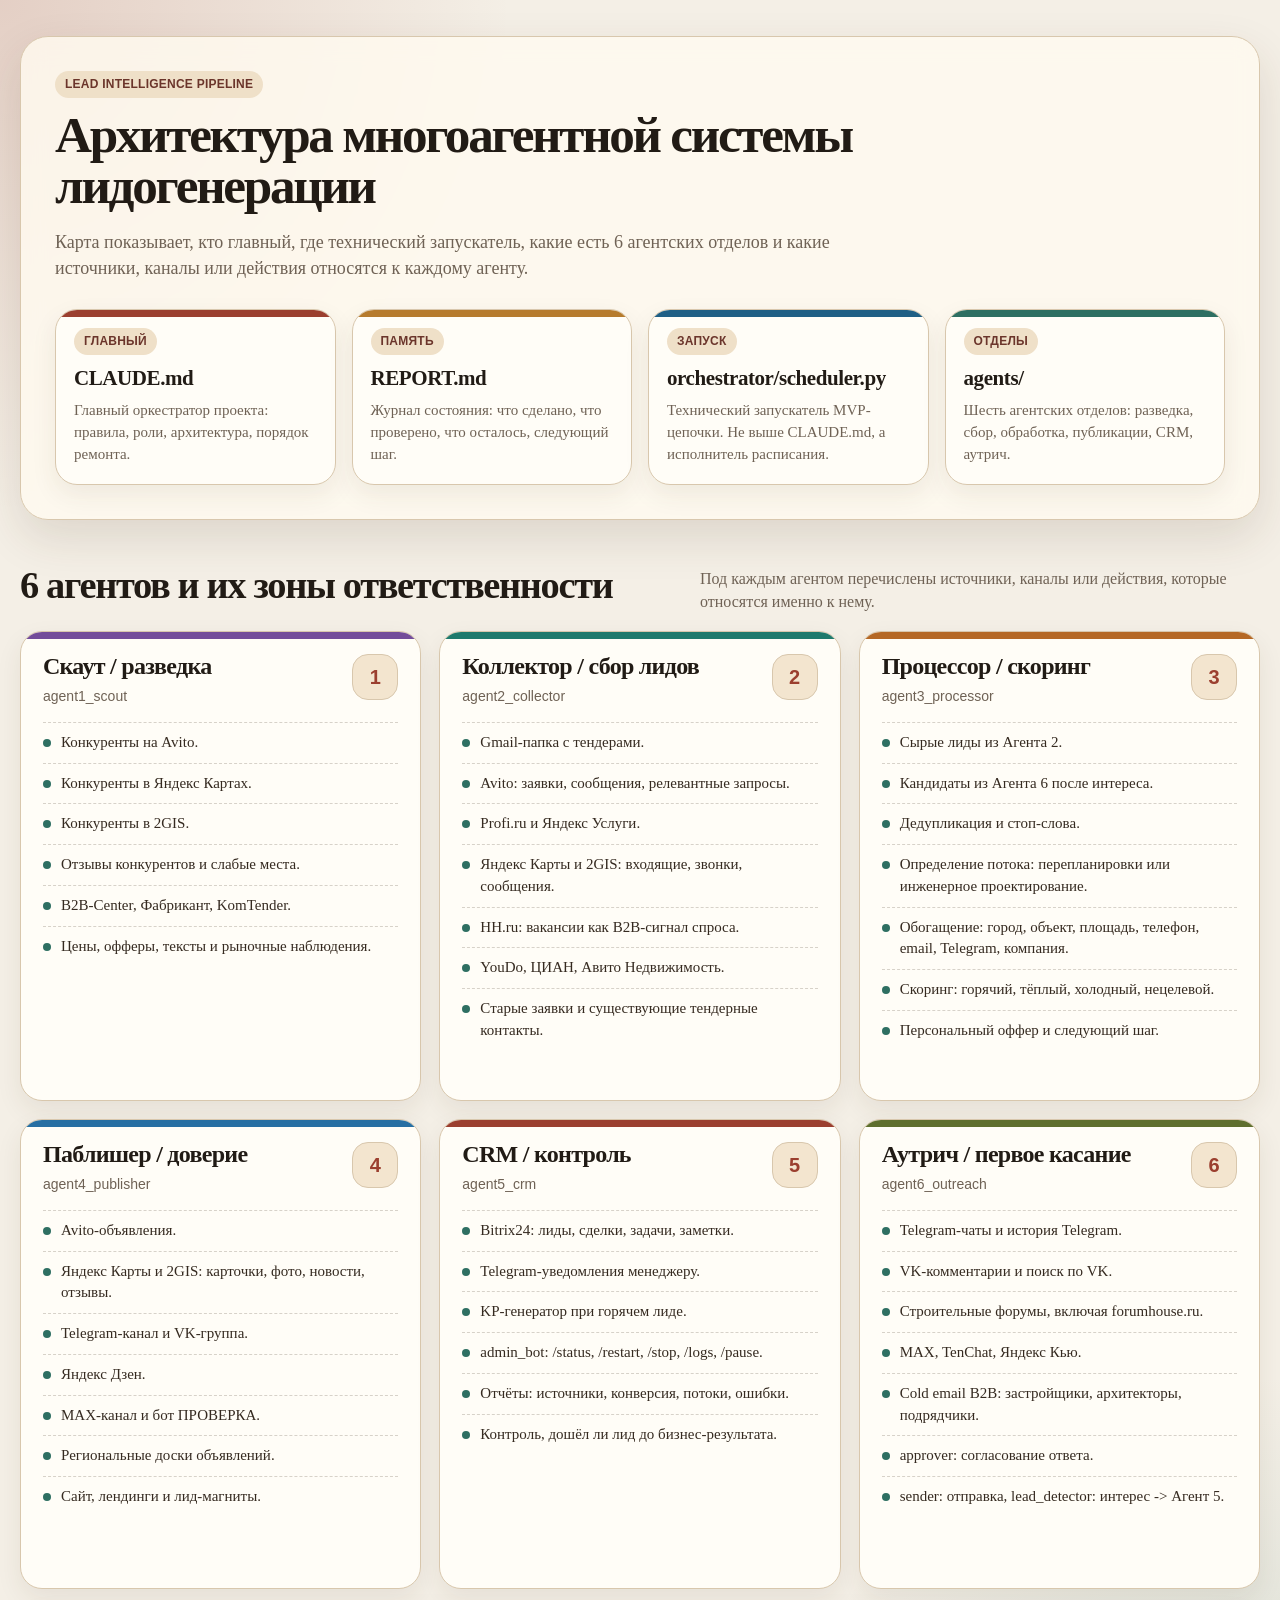
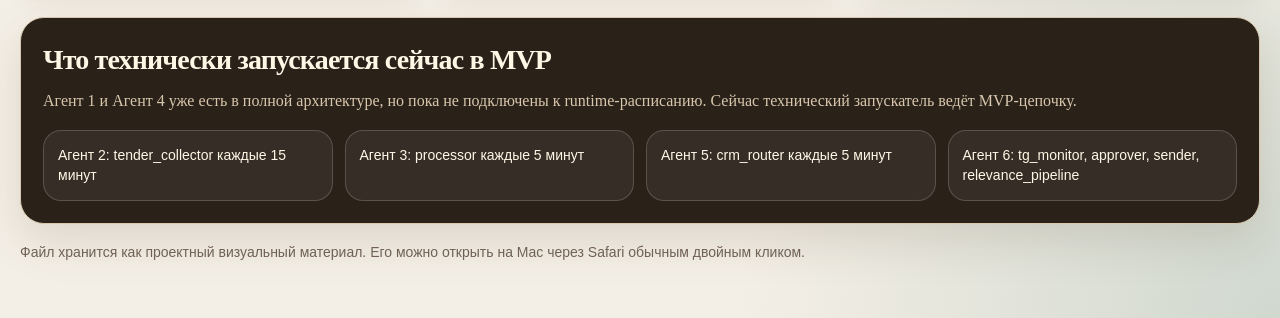
<file: content/library/sources/agent-architecture-map.html>
<!doctype html>
<html lang="ru">
<head>
  <meta charset="utf-8">
  <meta name="viewport" content="width=device-width, initial-scale=1">
  <title>Архитектура агентов — Lead Intelligence Pipeline</title>
  <style>
    :root {
      --bg: #f4efe6;
      --paper: #fffaf0;
      --ink: #211b15;
      --muted: #6f6255;
      --line: #d8c7ad;
      --accent: #9b3f2f;
      --accent-2: #2e6f62;
      --accent-3: #1f5f85;
      --card: #fffdf7;
      --shadow: 0 18px 45px rgba(70, 45, 20, 0.13);
    }

    * {
      box-sizing: border-box;
    }

    body {
      margin: 0;
      background:
        radial-gradient(circle at top left, rgba(155, 63, 47, 0.18), transparent 32rem),
        radial-gradient(circle at bottom right, rgba(46, 111, 98, 0.18), transparent 34rem),
        var(--bg);
      color: var(--ink);
      font-family: Georgia, "Times New Roman", serif;
      line-height: 1.45;
    }

    main {
      width: min(1380px, calc(100% - 40px));
      margin: 0 auto;
      padding: 36px 0 56px;
    }

    .hero {
      padding: 34px;
      border: 1px solid var(--line);
      border-radius: 28px;
      background: rgba(255, 250, 240, 0.82);
      box-shadow: var(--shadow);
      backdrop-filter: blur(12px);
    }

    h1, h2, h3, p {
      margin: 0;
    }

    h1 {
      font-size: clamp(34px, 4vw, 62px);
      line-height: 0.98;
      letter-spacing: -0.045em;
      max-width: 920px;
    }

    .subtitle {
      margin-top: 18px;
      max-width: 840px;
      color: var(--muted);
      font-size: 18px;
    }

    .top-grid {
      display: grid;
      grid-template-columns: repeat(4, minmax(190px, 1fr));
      gap: 16px;
      margin-top: 28px;
    }

    .top-card,
    .agent-card {
      position: relative;
      border: 1px solid var(--line);
      border-radius: 22px;
      background: var(--card);
      box-shadow: 0 10px 26px rgba(70, 45, 20, 0.08);
      overflow: hidden;
    }

    .top-card {
      padding: 18px;
      min-height: 142px;
    }

    .top-card::before,
    .agent-card::before {
      content: "";
      position: absolute;
      inset: 0 0 auto;
      height: 7px;
      background: var(--accent);
    }

    .top-card:nth-child(2)::before {
      background: #b67b2d;
    }

    .top-card:nth-child(3)::before {
      background: var(--accent-3);
    }

    .top-card:nth-child(4)::before {
      background: var(--accent-2);
    }

    .label {
      display: inline-flex;
      margin-bottom: 12px;
      padding: 5px 10px;
      border-radius: 999px;
      background: #efe0c8;
      color: #6b352b;
      font-size: 12px;
      font-family: Verdana, sans-serif;
      font-weight: 700;
      letter-spacing: 0.02em;
      text-transform: uppercase;
    }

    .top-card h2 {
      font-size: 21px;
      line-height: 1.1;
      letter-spacing: -0.02em;
    }

    .top-card p {
      margin-top: 10px;
      color: var(--muted);
      font-size: 15px;
    }

    .section-title {
      margin: 38px 0 18px;
      display: flex;
      align-items: end;
      justify-content: space-between;
      gap: 16px;
    }

    .section-title h2 {
      font-size: clamp(28px, 3vw, 42px);
      letter-spacing: -0.035em;
    }

    .section-title p {
      max-width: 560px;
      color: var(--muted);
      font-size: 16px;
    }

    .agents-grid {
      display: grid;
      grid-template-columns: repeat(3, minmax(260px, 1fr));
      gap: 18px;
    }

    .agent-card {
      padding: 22px;
      min-height: 470px;
    }

    .agent-card:nth-child(1)::before {
      background: #734c9a;
    }

    .agent-card:nth-child(2)::before {
      background: #1f7a6d;
    }

    .agent-card:nth-child(3)::before {
      background: #b56825;
    }

    .agent-card:nth-child(4)::before {
      background: #276fa3;
    }

    .agent-card:nth-child(5)::before {
      background: #9b3f2f;
    }

    .agent-card:nth-child(6)::before {
      background: #5f6f2e;
    }

    .agent-head {
      display: flex;
      align-items: flex-start;
      justify-content: space-between;
      gap: 12px;
      margin-bottom: 16px;
    }

    .agent-number {
      flex: 0 0 auto;
      display: grid;
      place-items: center;
      width: 46px;
      height: 46px;
      border: 1px solid var(--line);
      border-radius: 16px;
      background: #f3e5cf;
      color: var(--accent);
      font: 800 20px Verdana, sans-serif;
    }

    .agent-title h3 {
      font-size: 24px;
      line-height: 1.05;
      letter-spacing: -0.03em;
    }

    .agent-title p {
      margin-top: 6px;
      color: var(--muted);
      font-size: 14px;
      font-family: Verdana, sans-serif;
    }

    ul {
      margin: 0;
      padding: 0;
      list-style: none;
    }

    li {
      display: flex;
      gap: 10px;
      align-items: flex-start;
      padding: 9px 0;
      border-top: 1px dashed rgba(111, 98, 85, 0.28);
      color: #352a20;
      font-size: 15px;
    }

    li::before {
      content: "";
      flex: 0 0 auto;
      width: 8px;
      height: 8px;
      margin-top: 7px;
      border-radius: 50%;
      background: var(--accent-2);
    }

    .runtime {
      margin-top: 28px;
      padding: 22px;
      border: 1px solid var(--line);
      border-radius: 24px;
      background: #2a2119;
      color: #fff7e6;
      box-shadow: var(--shadow);
    }

    .runtime h2 {
      font-size: 28px;
      letter-spacing: -0.03em;
    }

    .runtime p {
      margin-top: 8px;
      color: #d8c7ad;
    }

    .runtime-grid {
      display: grid;
      grid-template-columns: repeat(4, minmax(160px, 1fr));
      gap: 12px;
      margin-top: 18px;
    }

    .runtime-item {
      padding: 14px;
      border: 1px solid rgba(255, 250, 240, 0.18);
      border-radius: 18px;
      background: rgba(255, 255, 255, 0.06);
      font-family: Verdana, sans-serif;
      font-size: 14px;
    }

    .note {
      margin-top: 18px;
      color: var(--muted);
      font-size: 14px;
      font-family: Verdana, sans-serif;
    }

    @media (max-width: 1040px) {
      .top-grid,
      .agents-grid,
      .runtime-grid {
        grid-template-columns: repeat(2, minmax(220px, 1fr));
      }
    }

    @media (max-width: 680px) {
      main {
        width: min(100% - 24px, 1380px);
        padding-top: 18px;
      }

      .hero {
        padding: 22px;
        border-radius: 22px;
      }

      .top-grid,
      .agents-grid,
      .runtime-grid {
        grid-template-columns: 1fr;
      }

      .section-title {
        display: block;
      }

      .section-title p {
        margin-top: 8px;
      }
    }

    @media print {
      body {
        background: #fff;
      }

      main {
        width: 100%;
        padding: 0;
      }

      .hero,
      .top-card,
      .agent-card,
      .runtime {
        box-shadow: none;
      }
    }
  </style>
</head>
<body>
  <main>
    <section class="hero">
      <span class="label">Lead Intelligence Pipeline</span>
      <h1>Архитектура многоагентной системы лидогенерации</h1>
      <p class="subtitle">
        Карта показывает, кто главный, где технический запускатель, какие есть 6 агентских отделов
        и какие источники, каналы или действия относятся к каждому агенту.
      </p>

      <div class="top-grid">
        <article class="top-card">
          <span class="label">Главный</span>
          <h2>CLAUDE.md</h2>
          <p>Главный оркестратор проекта: правила, роли, архитектура, порядок ремонта.</p>
        </article>
        <article class="top-card">
          <span class="label">Память</span>
          <h2>REPORT.md</h2>
          <p>Журнал состояния: что сделано, что проверено, что осталось, следующий шаг.</p>
        </article>
        <article class="top-card">
          <span class="label">Запуск</span>
          <h2>orchestrator/scheduler.py</h2>
          <p>Технический запускатель MVP-цепочки. Не выше CLAUDE.md, а исполнитель расписания.</p>
        </article>
        <article class="top-card">
          <span class="label">Отделы</span>
          <h2>agents/</h2>
          <p>Шесть агентских отделов: разведка, сбор, обработка, публикации, CRM, аутрич.</p>
        </article>
      </div>
    </section>

    <section class="section-title">
      <h2>6 агентов и их зоны ответственности</h2>
      <p>Под каждым агентом перечислены источники, каналы или действия, которые относятся именно к нему.</p>
    </section>

    <section class="agents-grid">
      <article class="agent-card">
        <div class="agent-head">
          <div class="agent-title">
            <h3>Скаут / разведка</h3>
            <p>agent1_scout</p>
          </div>
          <div class="agent-number">1</div>
        </div>
        <ul>
          <li>Конкуренты на Avito.</li>
          <li>Конкуренты в Яндекс Картах.</li>
          <li>Конкуренты в 2GIS.</li>
          <li>Отзывы конкурентов и слабые места.</li>
          <li>B2B-Center, Фабрикант, KomTender.</li>
          <li>Цены, офферы, тексты и рыночные наблюдения.</li>
        </ul>
      </article>

      <article class="agent-card">
        <div class="agent-head">
          <div class="agent-title">
            <h3>Коллектор / сбор лидов</h3>
            <p>agent2_collector</p>
          </div>
          <div class="agent-number">2</div>
        </div>
        <ul>
          <li>Gmail-папка с тендерами.</li>
          <li>Avito: заявки, сообщения, релевантные запросы.</li>
          <li>Profi.ru и Яндекс Услуги.</li>
          <li>Яндекс Карты и 2GIS: входящие, звонки, сообщения.</li>
          <li>HH.ru: вакансии как B2B-сигнал спроса.</li>
          <li>YouDo, ЦИАН, Авито Недвижимость.</li>
          <li>Старые заявки и существующие тендерные контакты.</li>
        </ul>
      </article>

      <article class="agent-card">
        <div class="agent-head">
          <div class="agent-title">
            <h3>Процессор / скоринг</h3>
            <p>agent3_processor</p>
          </div>
          <div class="agent-number">3</div>
        </div>
        <ul>
          <li>Сырые лиды из Агента 2.</li>
          <li>Кандидаты из Агента 6 после интереса.</li>
          <li>Дедупликация и стоп-слова.</li>
          <li>Определение потока: перепланировки или инженерное проектирование.</li>
          <li>Обогащение: город, объект, площадь, телефон, email, Telegram, компания.</li>
          <li>Скоринг: горячий, тёплый, холодный, нецелевой.</li>
          <li>Персональный оффер и следующий шаг.</li>
        </ul>
      </article>

      <article class="agent-card">
        <div class="agent-head">
          <div class="agent-title">
            <h3>Паблишер / доверие</h3>
            <p>agent4_publisher</p>
          </div>
          <div class="agent-number">4</div>
        </div>
        <ul>
          <li>Avito-объявления.</li>
          <li>Яндекс Карты и 2GIS: карточки, фото, новости, отзывы.</li>
          <li>Telegram-канал и VK-группа.</li>
          <li>Яндекс Дзен.</li>
          <li>MAX-канал и бот ПРОВЕРКА.</li>
          <li>Региональные доски объявлений.</li>
          <li>Сайт, лендинги и лид-магниты.</li>
        </ul>
      </article>

      <article class="agent-card">
        <div class="agent-head">
          <div class="agent-title">
            <h3>CRM / контроль</h3>
            <p>agent5_crm</p>
          </div>
          <div class="agent-number">5</div>
        </div>
        <ul>
          <li>Bitrix24: лиды, сделки, задачи, заметки.</li>
          <li>Telegram-уведомления менеджеру.</li>
          <li>KP-генератор при горячем лиде.</li>
          <li>admin_bot: /status, /restart, /stop, /logs, /pause.</li>
          <li>Отчёты: источники, конверсия, потоки, ошибки.</li>
          <li>Контроль, дошёл ли лид до бизнес-результата.</li>
        </ul>
      </article>

      <article class="agent-card">
        <div class="agent-head">
          <div class="agent-title">
            <h3>Аутрич / первое касание</h3>
            <p>agent6_outreach</p>
          </div>
          <div class="agent-number">6</div>
        </div>
        <ul>
          <li>Telegram-чаты и история Telegram.</li>
          <li>VK-комментарии и поиск по VK.</li>
          <li>Строительные форумы, включая forumhouse.ru.</li>
          <li>MAX, TenChat, Яндекс Кью.</li>
          <li>Cold email B2B: застройщики, архитекторы, подрядчики.</li>
          <li>approver: согласование ответа.</li>
          <li>sender: отправка, lead_detector: интерес -> Агент 5.</li>
        </ul>
      </article>
    </section>

    <section class="runtime">
      <h2>Что технически запускается сейчас в MVP</h2>
      <p>
        Агент 1 и Агент 4 уже есть в полной архитектуре, но пока не подключены к runtime-расписанию.
        Сейчас технический запускатель ведёт MVP-цепочку.
      </p>
      <div class="runtime-grid">
        <div class="runtime-item">Агент 2: tender_collector каждые 15 минут</div>
        <div class="runtime-item">Агент 3: processor каждые 5 минут</div>
        <div class="runtime-item">Агент 5: crm_router каждые 5 минут</div>
        <div class="runtime-item">Агент 6: tg_monitor, approver, sender, relevance_pipeline</div>
      </div>
    </section>

    <p class="note">
      Файл хранится как проектный визуальный материал. Его можно открыть на Mac через Safari обычным двойным кликом.
    </p>
  </main>
</body>
</html>
</file>
<file: site/styles.css>
/* Vektor Plus-Pro — warm paper · graphite ink · amber accent */

:root {
  --bg: oklch(0.96 0.012 85);
  --bg-deep: oklch(0.90 0.022 80);
  --bg-elev: oklch(0.985 0.008 85);
  --surface: #fdfaf3;
  --glass: rgba(253, 250, 243, 0.62);
  --glass-strong: rgba(253, 250, 243, 0.85);
  --glass-dark: rgba(30, 26, 22, 0.72);
  --glass-border: rgba(255, 252, 244, 0.7);
  --glass-border-dim: rgba(60, 50, 38, 0.10);

  --ink: oklch(0.20 0.012 60);
  --ink-soft: oklch(0.38 0.012 60);
  --ink-mute: oklch(0.55 0.010 60);
  --line: oklch(0.86 0.012 78);
  --line-soft: oklch(0.92 0.008 78);

  --accent: oklch(0.58 0.14 48);
  --accent-deep: oklch(0.42 0.13 42);
  --accent-soft: oklch(0.88 0.06 70);
  --cyan: oklch(0.55 0.10 145);

  --radius-sm: 8px;
  --radius: 16px;
  --radius-lg: 24px;
  --radius-xl: 32px;

  --font-sans: "Manrope", "Onest", -apple-system, BlinkMacSystemFont, "Segoe UI", "Helvetica Neue", Arial, sans-serif;
  --font-display: "Unbounded", "Manrope", sans-serif;
  --font-mono: "JetBrains Mono", ui-monospace, "SF Mono", Menlo, monospace;

  --shadow-sm: 0 1px 0 rgba(40, 30, 20, 0.04), 0 1px 2px rgba(40, 30, 20, 0.04);
  --shadow-md: 0 10px 30px -16px rgba(60, 40, 20, 0.22);
  --shadow-lg: 0 30px 80px -30px rgba(60, 40, 20, 0.32);
  --shadow-glass: 0 1px 0 rgba(255, 252, 244, 0.7) inset, 0 -1px 0 rgba(60, 40, 20, 0.06) inset, 0 20px 60px -30px rgba(60, 40, 20, 0.25);

  --max: 1280px;
  --gutter: 24px;
}

* { box-sizing: border-box; }
html {
  scroll-behavior: auto;
  scroll-padding-top: 96px;
}
body {
  margin: 0;
  color: var(--ink);
  font-family: var(--font-sans);
  font-size: 16px;
  line-height: 1.55;
  -webkit-font-smoothing: antialiased;
  text-rendering: optimizeLegibility;
  font-feature-settings: "ss01", "cv11";
  overflow-x: hidden;
  touch-action: manipulation;
  -webkit-tap-highlight-color: rgba(0, 0, 0, 0.08);
  background: var(--bg);
  background-image:
    radial-gradient(ellipse 70% 45% at 15% -5%, oklch(0.90 0.06 70 / 0.75), transparent 60%),
    radial-gradient(ellipse 60% 55% at 105% 25%, oklch(0.86 0.08 45 / 0.45), transparent 60%),
    radial-gradient(ellipse 55% 45% at 50% 110%, oklch(0.88 0.05 110 / 0.45), transparent 60%),
    var(--bg);
  background-attachment: fixed;
}

img { max-width: 100%; display: block; }
a { color: inherit; text-decoration: none; }
button { font: inherit; cursor: pointer; }
:focus-visible { outline: 2px solid var(--accent); outline-offset: 3px; border-radius: 6px; }
.skip-link {
  position: fixed;
  left: 16px;
  top: 16px;
  z-index: 100;
  transform: translateY(-160%);
  background: #fff;
  color: var(--ink);
  border: 1px solid var(--line);
  border-radius: 999px;
  padding: 10px 14px;
  box-shadow: var(--shadow-md);
  transition: transform .2s ease;
}
.skip-link:focus-visible { transform: translateY(0); }
.sr-only {
  position: absolute;
  width: 1px;
  height: 1px;
  padding: 0;
  margin: -1px;
  overflow: hidden;
  clip: rect(0, 0, 0, 0);
  white-space: nowrap;
  border: 0;
}

/* Animated background grid + floating orbs (subtle) */
.body-fx {
  position: fixed;
  inset: 0;
  pointer-events: none;
  z-index: 0;
  overflow: hidden;
}
.body-fx .grid {
  position: absolute;
  inset: -10%;
  background-image:
    linear-gradient(to right, rgba(120, 90, 50, 0.07) 1px, transparent 1px),
    linear-gradient(to bottom, rgba(120, 90, 50, 0.07) 1px, transparent 1px);
  background-size: 64px 64px;
  mask-image: radial-gradient(ellipse 70% 60% at 50% 30%, #000 50%, transparent 100%);
}
.body-fx .orb {
  position: absolute;
  border-radius: 50%;
  filter: blur(80px);
  opacity: 0.55;
}
.body-fx .orb-1 { width: 540px; height: 540px; left: -120px; top: 10%; background: oklch(0.84 0.10 65); }
.body-fx .orb-2 { width: 420px; height: 420px; right: -100px; top: 40%; background: oklch(0.86 0.08 95); opacity: 0.45; }
.body-fx .orb-3 { width: 480px; height: 480px; left: 30%; bottom: -10%; background: oklch(0.86 0.07 45); opacity: 0.40; }

/* ---------- LAYOUT ---------- */
.container { max-width: var(--max); margin: 0 auto; padding: 0 var(--gutter); position: relative; z-index: 1; }
.section { padding: clamp(64px, 9vw, 128px) 0; position: relative; z-index: 1; }
[id] { scroll-margin-top: 96px; }

.section-head {
  display: flex; flex-direction: column; gap: 14px;
  margin-bottom: clamp(36px, 5vw, 64px);
  max-width: 740px;
}
.section-head.wide { max-width: 1040px; }

.section-eyebrow {
  display: inline-flex; align-items: center; gap: 10px;
  font-family: var(--font-mono);
  font-size: 12px;
  font-weight: 500;
  letter-spacing: 0.08em;
  text-transform: uppercase;
  color: var(--accent-deep);
}
.section-eyebrow::before {
  content: "";
  width: 28px; height: 1px;
  background: var(--accent);
}

.section-title {
  font-family: var(--font-display);
  font-weight: 400;
  font-size: clamp(34px, 4.8vw, 64px);
  line-height: 1.02;
  letter-spacing: -0.025em;
  margin: 0;
  color: var(--ink);
  text-wrap: balance;
}
.section-title em {
  font-style: normal;
  background: linear-gradient(110deg, var(--accent), var(--cyan) 60%, var(--accent-deep));
  -webkit-background-clip: text;
  background-clip: text;
  color: transparent;
}
.mark {
  position: relative;
  z-index: 0;
  isolation: isolate;
  display: inline;
  font-style: normal;
  color: var(--ink);
  background: none;
  border-radius: 0.12em;
  padding: 0 0.08em 0.02em;
  box-decoration-break: clone;
  -webkit-box-decoration-break: clone;
  text-shadow: 0 1px 0 rgba(255, 255, 255, 0.22);
}
.mark::before {
  content: "";
  position: absolute;
  z-index: -1;
  left: -0.04em;
  right: -0.04em;
  top: 0.16em;
  bottom: 0.02em;
  border-radius: 0.12em;
  background: linear-gradient(100deg, oklch(0.86 0.13 76 / 0.78), oklch(0.82 0.15 120 / 0.72));
  box-shadow: 0 0.10em 0 oklch(0.68 0.12 82 / 0.20);
}

.section-lead {
  font-size: clamp(15px, 1.4vw, 18px);
  line-height: 1.6;
  color: var(--ink-soft);
  max-width: 64ch;
  text-wrap: pretty;
}

/* ---------- GLASS PRIMITIVE ---------- */
.glass {
  background: var(--glass);
  backdrop-filter: blur(22px) saturate(160%);
  -webkit-backdrop-filter: blur(22px) saturate(160%);
  border: 1px solid var(--glass-border);
  border-radius: var(--radius);
  box-shadow: var(--shadow-glass);
}

/* ---------- BUTTONS ---------- */
.btn {
  display: inline-flex; align-items: center; justify-content: center;
  gap: 10px;
  padding: 14px 22px;
  border-radius: 999px;
  border: 1px solid transparent;
  font-weight: 500;
  font-size: 15px;
  line-height: 1;
  transition: color .2s ease, background-color .2s ease, border-color .2s ease, box-shadow .2s ease, transform .2s ease;
  white-space: nowrap;
  position: relative;
}

.btn-primary {
  background: linear-gradient(135deg, var(--accent), var(--accent-deep));
  color: #fff;
  letter-spacing: -0.005em;
  box-shadow:
    0 1px 0 rgba(255,255,255,0.50) inset,
    0 -2px 8px rgba(20,30,80,0.20) inset,
    0 10px 28px -8px var(--accent-deep),
    0 0 0 1px rgba(255,255,255,0.22) inset;
  position: relative;
  overflow: hidden;
}
.btn-primary::before {
  content: "";
  position: absolute;
  inset: 0;
  background: linear-gradient(120deg, transparent 30%, rgba(255,255,255,0.35) 50%, transparent 70%);
  transform: translateX(-110%);
  transition: transform .6s ease;
}
.btn-primary:hover {
  transform: translateY(-2px);
  box-shadow:
    0 1px 0 rgba(255,255,255,0.60) inset,
    0 -2px 8px rgba(20,30,80,0.20) inset,
    0 18px 38px -10px var(--accent-deep),
    0 0 0 1px rgba(255,255,255,0.30) inset,
    0 0 36px -8px var(--accent);
}
.btn-primary:hover::before { transform: translateX(110%); }

.btn-secondary {
  background: var(--glass-strong);
  backdrop-filter: blur(14px) saturate(160%);
  -webkit-backdrop-filter: blur(14px) saturate(160%);
  color: var(--ink);
  border-color: var(--glass-border);
  box-shadow: var(--shadow-sm);
}
.btn-secondary:hover {
  border-color: var(--accent);
  background: #fff;
}

.btn .arrow { width: 16px; height: 16px; transition: transform .2s ease; }
.btn:hover .arrow { transform: translateX(3px); }

/* ---------- NAV ---------- */
.nav {
  position: sticky; top: 12px;
  z-index: 50;
  width: min(calc(100% - (var(--gutter) * 2)), var(--max));
  margin: 12px auto 0;
  padding: 0 16px;
  border-radius: 999px;
  background: var(--glass-strong);
  backdrop-filter: blur(22px) saturate(180%);
  -webkit-backdrop-filter: blur(22px) saturate(180%);
  border: 1px solid var(--glass-border);
  box-shadow: var(--shadow-glass);
  transition: border-color .3s ease, background-color .3s ease;
}
.nav-inner {
  display: flex; align-items: center; justify-content: space-between;
  height: 64px;
  gap: 18px;
}
.nav-logo {
  display: flex; align-items: center; gap: 12px;
  font-weight: 600; font-size: 15px;
  letter-spacing: -0.01em;
  flex-shrink: 0;
}
.nav-logo-img {
  width: 48px;
  height: auto;
  aspect-ratio: 1 / 1;
  max-height: 48px;
  object-fit: contain;
  display: block;
}
.nav-logo-mark {
  width: 34px; height: 34px;
  background: linear-gradient(135deg, var(--accent), var(--accent-deep));
  color: #fff;
  display: grid; place-items: center;
  border-radius: 10px;
  font-family: var(--font-display);
  font-weight: 500;
  font-size: 14px;
  box-shadow: 0 4px 12px -4px var(--accent-deep), 0 1px 0 rgba(255,255,255,0.4) inset;
}
.nav-logo-text { display: flex; flex-direction: column; line-height: 1.1; }
.nav-logo-text small {
  font-size: 11px; font-weight: 400;
  color: var(--ink-mute);
  font-family: var(--font-mono);
  letter-spacing: 0.04em;
}
.nav-links { display: flex; gap: 2px; list-style: none; margin: 0; padding: 0; flex-wrap: nowrap; }
.nav-links a {
  padding: 8px 10px;
  font-size: 14px;
  color: var(--ink-soft);
  border-radius: 999px;
  white-space: nowrap;
  transition: color .2s ease, background-color .2s ease;
}
.nav-links a:hover { color: var(--ink); background: rgba(255,255,255,0.7); }
.nav-cta { display: flex; align-items: center; gap: 12px; flex-shrink: 0; }
.nav-phone { font-size: 14px; color: var(--ink); font-variant-numeric: tabular-nums; white-space: nowrap; }
.nav-contact-btn {
  min-width: 196px;
  padding: 10px 18px;
}
.btn-stack {
  display: flex;
  flex-direction: column;
  align-items: flex-start;
  gap: 4px;
  line-height: 1.05;
}
.btn-stack small {
  font-size: 11px;
  font-weight: 500;
  letter-spacing: 0.01em;
  opacity: 0.9;
}
.nav-burger {
  display: none;
  background: rgba(255,255,255,0.6);
  border: 1px solid var(--glass-border);
  width: 42px; height: 42px;
  border-radius: 50%;
  align-items: center; justify-content: center;
}

@media (max-width: 1100px) { .nav-links { display: none; } .nav-phone { display: none; } .nav-burger { display: inline-flex; } }
@media (max-width: 1320px) { .nav-phone { display: none; } }
@media (max-width: 720px) { .nav-burger { display: inline-flex; } .nav-cta .btn-primary { display: none; } }
@media (max-width: 480px) {
  .nav-logo-img { width: 44px; }
  .nav-logo-text { display: none; }
}

/* Mobile drawer */
.drawer { position: fixed; inset: 0; z-index: 60; background: rgba(18, 38, 64, 0.4); backdrop-filter: blur(6px); display: none; }
.drawer.open { display: block; }
.drawer-panel {
  position: absolute; right: 0; top: 0; bottom: 0;
  width: min(420px, 92vw);
  background: var(--bg);
  padding: 24px;
  display: flex; flex-direction: column; gap: 20px;
  overflow-y: auto;
  overscroll-behavior: contain;
}
.drawer-head { display: flex; justify-content: space-between; align-items: center; }
.drawer-list { list-style: none; margin: 0; padding: 0; display: flex; flex-direction: column; gap: 2px; }
.drawer-list a {
  display: block; padding: 14px 4px;
  font-size: 18px;
  border-bottom: 1px solid var(--line-soft);
}

/* ---------- HERO ---------- */
.hero {
  padding-top: clamp(4px, 1vw, 12px);
  padding-bottom: clamp(22px, 3vw, 42px);
  position: relative;
}
.hero-inner {
  position: relative;
  display: grid;
  grid-template-columns: 1.1fr 1fr;
  gap: 56px;
  align-items: stretch;
}
@media (max-width: 960px) {
  .hero-inner { grid-template-columns: 1fr; gap: 36px; }
}
.hero-left {
  display: flex;
  flex-direction: column;
  justify-content: flex-start;
  min-width: 0;
  padding-top: clamp(4px, 1.4vw, 18px);
}
.main-home .hero-left::before {
  content: "";
  display: block;
  flex: 0 0 auto;
  height: 34px;
  margin-bottom: 16px;
}
.hero-meta {
  display: inline-flex; align-items: center; gap: 12px;
  padding: 8px 14px 8px 10px;
  border-radius: 999px;
  background: var(--glass);
  backdrop-filter: blur(14px) saturate(160%);
  -webkit-backdrop-filter: blur(14px) saturate(160%);
  border: 1px solid var(--glass-border);
  font-family: var(--font-mono);
  font-size: 11.5px;
  letter-spacing: 0.06em;
  color: var(--ink-soft);
  text-transform: uppercase;
  margin-bottom: 16px;
  align-self: flex-start;
  box-shadow: var(--shadow-sm);
}
.hero-meta-dot {
  width: 8px; height: 8px;
  border-radius: 50%;
  background: var(--accent);
  box-shadow: 0 0 0 4px rgba(80, 130, 200, 0.18);
}
.hero h1 {
  font-family: var(--font-display);
  font-weight: 400;
  font-size: clamp(38px, 3.9vw, 54px);
  line-height: 1.10;
  letter-spacing: -0.03em;
  margin: 0 0 22px;
  max-width: 100%;
  text-wrap: balance;
  overflow-wrap: normal;
  word-break: normal;
  hyphens: none;
  color: var(--ink);
}
.hero h1 em {
  font-style: normal;
  background: linear-gradient(110deg, var(--accent), var(--cyan) 50%, var(--accent-deep));
  -webkit-background-clip: text;
  background-clip: text;
  color: transparent;
}
.hero-sub {
  font-size: clamp(15px, 1.35vw, 18px);
  line-height: 1.58;
  color: var(--ink-soft);
  max-width: 58ch;
  margin: 0 0 28px;
  text-wrap: pretty;
  text-align: justify;
  text-align-last: left;
  hyphens: auto;
}
.hero-sub span {
  display: block;
}
.hero-sub span + span {
  margin-top: 8px;
}
.hero-sub-accent {
  color: var(--ink);
  font-weight: 650;
}
.hero-actions { display: flex; gap: 12px; flex-wrap: wrap; }

/* Hero visual — large building photo with glass UI overlay */
.hero-visual {
  position: relative;
  min-height: clamp(320px, 34vw, 430px);
  border-radius: var(--radius-xl);
  overflow: hidden;
  border: 1px solid var(--glass-border);
  background: var(--bg-deep);
  box-shadow: var(--shadow-lg);
  isolation: isolate;
}
.hero-photo {
  position: absolute;
  inset: 0;
  background-size: cover;
  background-position: center;
  z-index: 0;
}
.hero-photo::after {
  content: "";
  position: absolute; inset: 0;
  background: linear-gradient(180deg, rgba(220, 235, 255, 0.0) 0%, rgba(110, 160, 220, 0.12) 50%, rgba(20, 50, 90, 0.55) 100%);
  z-index: 1;
}
.hero-overlay {
  position: absolute;
  z-index: 2;
  inset: 20px;
  pointer-events: none;
  display: flex;
  flex-direction: column;
  justify-content: flex-end;
}
.hero-tag {
  align-self: flex-start;
  padding: 8px 14px;
  border-radius: 999px;
  background: rgba(255, 255, 255, 0.78);
  backdrop-filter: blur(14px);
  -webkit-backdrop-filter: blur(14px);
  font-family: var(--font-mono);
  font-size: 11px;
  text-transform: uppercase;
  letter-spacing: 0.06em;
  color: var(--ink);
  display: inline-flex;
  align-items: center;
  gap: 8px;
}
.hero-tag::before {
  content: "";
  width: 6px; height: 6px;
  background: var(--accent);
  border-radius: 50%;
}
.hero-floats {
  align-self: stretch;
  display: flex;
  flex-direction: column;
  gap: 10px;
  pointer-events: auto;
}
.hero-float {
  background: rgba(255, 255, 255, 0.86);
  backdrop-filter: blur(22px) saturate(180%);
  -webkit-backdrop-filter: blur(22px) saturate(180%);
  border: 1px solid rgba(255, 255, 255, 0.7);
  border-radius: var(--radius);
  padding: 14px 16px;
  display: flex;
  align-items: center;
  gap: 14px;
  box-shadow: 0 12px 32px -16px rgba(20, 50, 90, 0.4);
  color: inherit;
  transition: transform .2s ease, border-color .2s ease, background-color .2s ease, box-shadow .2s ease;
}
a.hero-float:hover {
  transform: translateY(-2px);
  border-color: rgba(185, 92, 34, 0.34);
  background: rgba(255, 255, 255, 0.94);
  box-shadow: 0 18px 42px -18px rgba(20, 50, 90, 0.48);
}
a.hero-float:focus-visible {
  outline: 2px solid var(--accent);
  outline-offset: 4px;
}
.hero-float-icon {
  width: 40px; height: 40px;
  border-radius: 12px;
  background: linear-gradient(135deg, var(--accent-soft), #fff);
  border: 1px solid var(--glass-border);
  display: grid; place-items: center;
  color: var(--accent-deep);
  flex-shrink: 0;
}
.hero-float-text { display: flex; flex-direction: column; gap: 2px; }
.hero-float-label {
  font-family: var(--font-mono); font-size: 10.5px;
  text-transform: uppercase; letter-spacing: 0.06em;
  color: var(--ink-mute);
}
.hero-float-value { font-size: 13px; font-weight: 500; color: var(--ink); line-height: 1.35; }

@media (min-width: 961px) and (max-width: 1320px) {
  .hero-inner {
    grid-template-columns: minmax(0, 1fr) minmax(360px, 0.82fr);
    gap: 34px;
  }
  .hero h1 {
    font-size: clamp(36px, 4vw, 48px);
  }
  .hero-sub {
    max-width: 54ch;
  }
  .hero-visual {
    min-height: clamp(360px, 39vw, 470px);
  }
  .hero-float {
    padding: 12px 14px;
  }
  .hero-float-value {
    font-size: 12.5px;
  }
}

/* Path strip */
.path {
  margin-top: clamp(18px, 2.4vw, 30px);
  display: grid;
  grid-template-columns: repeat(4, 1fr);
  gap: 12px;
}
.path-step {
  padding: 16px 18px;
  border-radius: var(--radius);
  background: var(--glass);
  backdrop-filter: blur(22px) saturate(160%);
  -webkit-backdrop-filter: blur(22px) saturate(160%);
  border: 1px solid var(--glass-border);
  box-shadow: var(--shadow-sm);
  position: relative;
  display: flex;
  flex-direction: column;
  gap: 12px;
  transition: transform .2s ease, border-color .2s ease;
}
.path-step:hover { transform: translateY(-2px); border-color: var(--accent); }
.path-step-num {
  font-family: var(--font-mono);
  font-size: 11px;
  letter-spacing: 0.08em;
  color: var(--accent-deep);
}
.path-step-title {
  font-family: var(--font-display);
  font-weight: 400;
  font-size: clamp(17px, 1.5vw, 21px);
  letter-spacing: -0.01em;
  line-height: 1.2;
  margin: 0;
}
@media (max-width: 800px) { .path { grid-template-columns: 1fr 1fr; } }
@media (max-width: 480px) { .path { grid-template-columns: 1fr; } }

/* Hero stats — glass row */
.hero-stats {
  margin-top: clamp(18px, 2.4vw, 30px);
  display: grid;
  grid-template-columns: repeat(4, 1fr);
  gap: 2px;
  background:
    linear-gradient(115deg, rgba(180, 78, 22, 0.42), rgba(246, 178, 76, 0.52) 44%, rgba(207, 219, 91, 0.46)),
    var(--glass-border);
  border-radius: var(--radius-lg);
  overflow: hidden;
  border: 1.5px solid rgba(174, 92, 38, 0.48);
  box-shadow:
    0 20px 58px rgba(164, 75, 19, 0.2),
    0 0 0 6px rgba(246, 178, 76, 0.12),
    inset 0 1px 0 rgba(255, 255, 255, 0.82);
  backdrop-filter: blur(22px) saturate(160%);
  -webkit-backdrop-filter: blur(22px) saturate(160%);
}
.hero-stat {
  padding: 18px 20px;
  background: linear-gradient(135deg, rgba(255, 238, 199, 0.92), rgba(255, 248, 229, 0.82) 56%, rgba(242, 248, 191, 0.78));
}
.hero-stat-num {
  font-family: var(--font-display);
  font-weight: 400;
  font-size: clamp(26px, 2.8vw, 40px);
  line-height: 1;
  letter-spacing: -0.02em;
  margin-bottom: 8px;
  background: linear-gradient(135deg, var(--ink), var(--accent-deep));
  -webkit-background-clip: text; background-clip: text;
  color: transparent;
}
.hero-stat-label { font-size: 13px; color: var(--ink-soft); line-height: 1.4; }
@media (max-width: 800px) { .hero-stats { grid-template-columns: 1fr 1fr; } }
@media (min-width: 961px) {
  .main-home .hero {
    min-height: calc(100svh - 96px);
    display: flex;
    align-items: center;
  }
  .main-home .hero .container {
    width: 100%;
  }
  .main-home .hero-inner {
    gap: clamp(28px, 3vw, 42px);
  }
  .main-home .hero h1 {
    font-size: clamp(35px, 3.5vw, 48px);
    margin-bottom: 14px;
  }
  .main-home .hero-sub {
    font-size: clamp(14.5px, 1.16vw, 16.6px);
    line-height: 1.52;
    margin-bottom: 16px;
    max-width: 58ch;
  }
  .main-home .hero-visual {
    min-height: clamp(300px, 29vw, 370px);
  }
  .main-home .hero-meta {
    margin-bottom: 12px;
  }
  .main-home .path-step-title {
    font-size: clamp(14px, 1.05vw, 16px);
  }
  .main-home .path-step {
    min-height: 62px;
    padding: 11px 14px;
    gap: 6px;
  }
  .main-home .path-step-num {
    font-size: 9px;
  }
  .main-home .path {
    margin-top: 8px;
  }
  .main-home .hero-stats {
    margin-top: 14px;
  }
  .main-home .hero-stat {
    padding: 12px 16px;
  }
  .main-home .hero-stat-num {
    font-size: clamp(22px, 2.15vw, 32px);
    margin-bottom: 5px;
  }
  .main-home .hero-stat-label {
    font-size: 11.5px;
    line-height: 1.32;
  }
}
@media (min-width: 1321px) and (max-width: 1499px) and (min-height: 820px) {
  .main-home .hero h1 {
    font-size: clamp(46px, 3.35vw, 48px);
    line-height: 1.06;
    margin-bottom: 14px;
  }
  .main-home .hero-sub {
    font-size: clamp(16px, 1.1vw, 16.5px);
    line-height: 1.48;
    margin-bottom: 15px;
  }
  .main-home .path {
    margin-top: 9px;
  }
  .main-home .path-step {
    min-height: 78px;
    padding: 16px 18px;
  }
  .main-home .path-step-title {
    font-size: 16.5px;
  }
  .main-home .hero-stat {
    padding: 22px 20px;
  }
  .main-home .hero-stat-num {
    font-size: clamp(34px, 2.65vw, 44px);
    margin-bottom: 7px;
  }
  .main-home .hero-stat-label {
    font-size: 14px;
  }
}
@media (min-width: 1500px) and (max-width: 1799px) and (min-height: 860px) {
  .main-home .hero {
    padding-bottom: 0;
  }
  .main-home .hero h1 {
    font-size: clamp(49px, 3.15vw, 52px);
    line-height: 1.05;
    margin-bottom: 16px;
  }
  .main-home .hero-sub {
    font-size: clamp(16.5px, 1.05vw, 18px);
    line-height: 1.48;
    margin-bottom: 14px;
  }
  .main-home .hero-visual {
    min-height: clamp(360px, 27vw, 430px);
  }
  .main-home .path {
    margin-top: 6px;
    gap: 10px;
  }
  .main-home .path-step {
    min-height: 70px;
    padding: 13px 16px;
  }
  .main-home .path-step-title {
    font-size: clamp(16.5px, 1.1vw, 18px);
  }
  .main-home .hero-stats {
    margin-top: 14px;
  }
  .main-home .hero-stat {
    padding: 15px 18px;
  }
  .main-home .hero-stat-num {
    font-size: clamp(32px, 2.25vw, 40px);
    margin-bottom: 6px;
  }
  .main-home .hero-stat-label {
    font-size: 13px;
    line-height: 1.34;
  }
}
@media (min-width: 1800px) and (min-height: 960px) {
  .main-home .hero {
    min-height: calc(100svh - 88px);
    padding-bottom: 0;
  }
  .main-home .hero .container {
    max-width: min(1900px, calc(100% - 48px));
    padding-left: 0;
    padding-right: 0;
  }
  .main-home .hero-inner {
    gap: clamp(38px, 4vw, 64px);
  }
  .main-home .hero h1 {
    font-size: clamp(52px, 4.05vw, 66px);
    line-height: 1.05;
    margin-bottom: 18px;
  }
  .main-home .hero-sub {
    font-size: clamp(18px, 1.18vw, 21px);
    line-height: 1.48;
    max-width: 64ch;
    margin-bottom: 18px;
  }
  .main-home .hero-visual {
    min-height: clamp(460px, 36vw, 600px);
  }
  .main-home .path {
    margin-top: 12px;
    gap: 14px;
  }
  .main-home .path-step {
    min-height: 96px;
    padding: 21px 22px;
  }
  .main-home .path-step-num {
    font-size: 12px;
  }
  .main-home .path-step-title {
    font-size: clamp(19px, 1.25vw, 23px);
  }
  .main-home .hero-stats {
    margin-top: 20px;
  }
  .main-home .hero-stat {
    padding: 28px 26px;
  }
  .main-home .hero-stat-num {
    font-size: clamp(44px, 3.05vw, 62px);
    margin-bottom: 10px;
  }
  .main-home .hero-stat-label {
    font-size: 16px;
    line-height: 1.38;
  }
}
@media (min-width: 961px) and (max-height: 800px) {
  .main-home .hero {
    min-height: calc(100svh - 84px);
    align-items: flex-start;
    padding-top: 0;
    padding-bottom: 6px;
  }
  .main-home .hero-inner {
    gap: clamp(24px, 2.6vw, 34px);
  }
  .main-home .hero-left {
    padding-top: 0;
  }
  .main-home .hero-left::before {
    height: 30px;
    margin-bottom: 9px;
  }
  .main-home .hero-meta {
    margin-bottom: 9px;
    padding: 6px 10px 6px 8px;
    font-size: 10.5px;
  }
  .main-home .hero h1 {
    font-size: clamp(37px, 3.45vw, 46px);
    line-height: 1.05;
    margin-bottom: 10px;
  }
  .main-home .hero-sub {
    max-width: 62ch;
    font-size: clamp(14.2px, 1.1vw, 15.6px);
    line-height: 1.44;
    margin-bottom: 12px;
  }
  .main-home .hero-sub span + span {
    margin-top: 5px;
  }
  .main-home .hero-actions .btn {
    padding: 12px 18px;
    font-size: 14.5px;
  }
  .main-home .hero-visual {
    min-height: clamp(455px, 67vh, 515px);
  }
  .main-home .hero-overlay {
    inset: 16px;
  }
  .main-home .hero-floats {
    gap: 8px;
  }
  .main-home .hero-float {
    padding: 10px 12px;
    gap: 11px;
  }
  .main-home .hero-float-icon {
    width: 36px;
    height: 36px;
  }
  .main-home .hero-float-label {
    font-size: 9.5px;
  }
  .main-home .hero-float-value {
    font-size: 11.5px;
    line-height: 1.28;
  }
  .main-home .path {
    margin-top: 5px;
    gap: 9px;
  }
  .main-home .path-step {
    min-height: 56px;
    padding: 10px 12px;
    gap: 5px;
  }
  .main-home .path-step-num {
    font-size: 9px;
  }
  .main-home .path-step-title {
    font-size: 15px;
    line-height: 1.14;
  }
  .main-home .hero-stats {
    margin-top: 9px;
  }
  .main-home .hero-stat {
    padding: 11px 14px;
  }
  .main-home .hero-stat-num {
    font-size: clamp(26px, 2.15vw, 34px);
    margin-bottom: 4px;
  }
  .main-home .hero-stat-label {
    font-size: 11.2px;
    line-height: 1.28;
  }
}
@media (max-width: 560px) {
  .hero { padding-top: 18px; }
  .main-home .hero-left::before {
    display: none;
  }
  .hero-meta {
    max-width: 100%;
    white-space: normal;
    flex-wrap: wrap;
    row-gap: 6px;
    font-size: 9.5px;
    line-height: 1.35;
    overflow-wrap: anywhere;
  }
  .hero-meta span:nth-child(n+3) { display: none; }
  .hero h1 {
    font-size: clamp(26px, 7vw, 31px);
    line-height: 1.08;
    letter-spacing: -0.03em;
    max-width: 100%;
    overflow-wrap: normal;
    word-break: normal;
    hyphens: none;
    text-wrap: balance;
  }
  .hero-sub {
    max-width: min(100%, 31ch);
    font-size: 15px;
    overflow-wrap: break-word;
    text-align: left;
  }
  .hero-actions {
    display: grid;
    grid-template-columns: 1fr;
  }
  .hero-actions .btn { width: 100%; }
  .hero-stats { grid-template-columns: 1fr; }
}

.noscript-content {
  max-width: 920px;
  margin: 48px auto;
  padding: 32px;
  border-radius: var(--radius-lg);
  background: rgba(255, 255, 255, 0.82);
  border: 1px solid var(--glass-border);
  box-shadow: var(--shadow-md);
}
.noscript-content h1 {
  margin: 0 0 16px;
  font-family: var(--font-display);
  font-size: clamp(30px, 5vw, 52px);
  line-height: 1.08;
  text-wrap: balance;
}
.noscript-content p {
  max-width: 72ch;
  color: var(--ink-soft);
}
.noscript-content a {
  color: var(--accent-deep);
  text-decoration: underline;
  text-underline-offset: 3px;
}

/* ---------- PROOF NUMBERS ---------- */
.proof-numbers { padding-top: clamp(36px, 5vw, 72px); }
.proof-panel {
  display: grid;
  grid-template-columns: 0.85fr 1.15fr;
  gap: clamp(28px, 5vw, 64px);
  align-items: center;
  padding: clamp(28px, 4vw, 56px);
  border-radius: var(--radius-xl);
  background:
    linear-gradient(135deg, rgba(255,255,255,0.82), rgba(255,255,255,0.56)),
    radial-gradient(circle at 0% 0%, oklch(0.90 0.07 74 / 0.55), transparent 48%),
    radial-gradient(circle at 100% 20%, oklch(0.88 0.07 112 / 0.40), transparent 46%);
  border: 1px solid var(--glass-border);
  box-shadow: var(--shadow-glass);
  overflow: hidden;
  position: relative;
}
.proof-panel::after {
  content: "";
  position: absolute;
  inset: 0;
  background-image:
    linear-gradient(to right, rgba(60, 50, 38, 0.055) 1px, transparent 1px),
    linear-gradient(to bottom, rgba(60, 50, 38, 0.055) 1px, transparent 1px);
  background-size: 46px 46px;
  pointer-events: none;
  mask-image: linear-gradient(90deg, transparent, #000 16%, #000 84%, transparent);
}
.proof-copy,
.proof-metrics { position: relative; z-index: 1; }
.proof-copy .section-title { font-size: clamp(30px, 4.2vw, 58px); }
.proof-metrics {
  display: grid;
  grid-template-columns: repeat(2, 1fr);
  gap: 12px;
}
.proof-metric {
  min-height: 210px;
  padding: 24px;
  border-radius: var(--radius-lg);
  background: rgba(255,255,255,0.74);
  border: 1px solid var(--glass-border);
  box-shadow: var(--shadow-sm);
}
.proof-metric strong {
  display: block;
  font-family: var(--font-display);
  font-size: clamp(42px, 5vw, 72px);
  line-height: 0.9;
  letter-spacing: -0.04em;
  color: var(--accent-deep);
  margin-bottom: 16px;
}
.proof-metric h3 {
  margin: 0 0 10px;
  font-family: var(--font-display);
  font-size: 19px;
  line-height: 1.15;
  letter-spacing: -0.015em;
}
.proof-metric p {
  margin: 0;
  font-size: 14px;
  line-height: 1.5;
  color: var(--ink-soft);
}
@media (max-width: 960px) {
  .proof-panel { grid-template-columns: 1fr; }
}
@media (max-width: 620px) {
  .proof-metrics { grid-template-columns: 1fr; }
  .proof-metric { min-height: auto; }
}

/* ---------- SEGMENTS ---------- */
.segment-board {
  display: grid;
  grid-template-columns: repeat(4, 1fr);
  gap: 12px;
}
.segment-card {
  min-height: 180px;
  padding: 22px;
  border-radius: var(--radius-lg);
  background: var(--glass-strong);
  border: 1px solid var(--glass-border);
  box-shadow: var(--shadow-sm);
  transition: transform .2s ease, border-color .2s ease, box-shadow .2s ease;
}
.segment-card:hover {
  transform: translateY(-2px);
  border-color: var(--accent);
  box-shadow: var(--shadow-md);
}
.segment-card h3 {
  margin: 0 0 16px;
  font-family: var(--font-display);
  font-size: 18px;
  line-height: 1.18;
  letter-spacing: -0.01em;
}
.segment-tags {
  display: flex;
  flex-wrap: wrap;
  gap: 7px;
}
.segment-tags span {
  padding: 7px 10px;
  border-radius: 999px;
  border: 1px solid var(--line);
  background: rgba(255,255,255,0.68);
  color: var(--ink-soft);
  font-size: 12.5px;
  line-height: 1;
}
@media (max-width: 1040px) { .segment-board { grid-template-columns: repeat(2, 1fr); } }
@media (max-width: 560px) { .segment-board { grid-template-columns: 1fr; } }

/* ---------- STANDARDS ---------- */
.standards {
  background:
    linear-gradient(180deg, oklch(0.17 0.022 62), oklch(0.12 0.018 62));
  color: #fffaf0;
  overflow: hidden;
}
.standards::before {
  content: "";
  position: absolute;
  inset: 0;
  background:
    radial-gradient(circle at 15% 0%, oklch(0.58 0.14 48 / 0.28), transparent 42%),
    radial-gradient(circle at 82% 18%, oklch(0.62 0.10 112 / 0.18), transparent 44%);
  pointer-events: none;
}
.standards-head {
  display: grid;
  grid-template-columns: 1.15fr 0.85fr;
  gap: clamp(28px, 5vw, 64px);
  align-items: end;
  margin-bottom: 40px;
  position: relative;
  z-index: 1;
}
.standards .section-title,
.standards .section-eyebrow { color: #fffaf0; }
.standards .section-eyebrow::before { background: var(--accent-soft); }
.standards-head p {
  margin: 0;
  color: rgba(255,250,240,0.72);
  line-height: 1.65;
  font-size: 16px;
}
.standards-grid {
  display: grid;
  grid-template-columns: repeat(6, 1fr);
  gap: 1px;
  position: relative;
  z-index: 1;
  border: 1px solid rgba(255,255,255,0.16);
  background: rgba(255,255,255,0.10);
  border-radius: var(--radius-lg);
  overflow: hidden;
}
.standard-card {
  grid-column: span 2;
  min-height: 280px;
  padding: 28px;
  background: rgba(255,255,255,0.035);
  border-top: 4px solid var(--accent-soft);
}
.standard-card span {
  display: block;
  font-family: var(--font-display);
  font-size: 44px;
  line-height: 1;
  color: #fff;
  margin-bottom: 14px;
  letter-spacing: -0.04em;
}
.standard-card h3 {
  margin: 0 0 18px;
  font-family: var(--font-display);
  font-size: 21px;
  line-height: 1.15;
  letter-spacing: -0.012em;
}
.standard-card p {
  margin: 0;
  color: rgba(255,250,240,0.70);
  font-size: 14px;
  line-height: 1.55;
}
@media (max-width: 1040px) {
  .standards-head { grid-template-columns: 1fr; align-items: start; }
  .standards-grid { grid-template-columns: repeat(2, 1fr); }
  .standard-card { grid-column: span 1; }
}
@media (max-width: 620px) {
  .standards-grid { grid-template-columns: 1fr; }
}

/* ---------- IMAGE BLOCK (reusable building backdrop) ---------- */
.imgblock {
  position: relative;
  width: 100%; height: 100%;
  background-size: cover;
  background-position: center;
  overflow: hidden;
}
.imgblock::before {
  content: "";
  position: absolute; inset: 0;
  background: linear-gradient(170deg, rgba(220, 240, 255, 0.05) 0%, rgba(20, 50, 90, 0.50) 100%);
}
.imgblock-cap {
  position: absolute;
  top: 14px; left: 14px;
  padding: 6px 12px;
  border-radius: 999px;
  background: rgba(255, 255, 255, 0.85);
  backdrop-filter: blur(14px);
  -webkit-backdrop-filter: blur(14px);
  font-family: var(--font-mono);
  font-size: 10.5px;
  text-transform: uppercase;
  letter-spacing: 0.06em;
  color: var(--ink);
  z-index: 2;
}
.imgblock-cap::before {
  content: "";
  display: inline-block;
  width: 6px; height: 6px;
  background: var(--accent);
  border-radius: 50%;
  margin-right: 8px;
  vertical-align: middle;
}
.imgblock-label {
  position: absolute;
  bottom: 14px; left: 14px; right: 14px;
  font-family: var(--font-mono);
  font-size: 11px;
  letter-spacing: 0.05em;
  color: rgba(255,255,255,0.9);
  display: flex;
  justify-content: space-between;
  text-transform: uppercase;
  z-index: 2;
}

/* ---------- SERVICES ---------- */
.svc-grid {
  display: grid;
  grid-template-columns: repeat(6, 1fr);
  gap: 16px;
}
.svc-card {
  grid-column: span 2;
  position: relative;
  background: var(--glass-strong);
  backdrop-filter: blur(22px) saturate(160%);
  -webkit-backdrop-filter: blur(22px) saturate(160%);
  border: 1px solid var(--glass-border);
  border-radius: var(--radius-lg);
  padding: 30px 28px;
  display: flex;
  flex-direction: column;
  gap: 16px;
  min-height: 380px;
  overflow: hidden;
  transition: transform .25s ease, box-shadow .25s ease, border-color .25s ease;
  cursor: pointer;
  box-shadow: var(--shadow-glass);
}
.svc-card::before {
  content: "";
  position: absolute;
  inset: 0;
  background-size: cover;
  background-position: center;
  opacity: 0.55;
  transition: opacity .35s ease, transform .6s ease;
  z-index: 0;
}
.svc-card::after {
  content: "";
  position: absolute;
  inset: 0;
  background: linear-gradient(170deg, rgba(255,255,255,0.55) 0%, rgba(255,255,255,0.86) 55%, rgba(255,255,255,0.96) 100%);
  z-index: 1;
  transition: background .35s ease;
}
.svc-card > * { position: relative; z-index: 2; }
.svc-card:hover {
  transform: translateY(-3px);
  border-color: var(--accent);
  box-shadow: var(--shadow-lg);
}
.svc-card:hover::before { opacity: 0.75; transform: scale(1.04); }
.svc-card:hover::after { background: linear-gradient(170deg, rgba(255,255,255,0.40) 0%, rgba(255,255,255,0.80) 60%, rgba(255,255,255,0.94) 100%); }

.svc-card.featured {
  grid-column: span 3;
  min-height: 440px;
  color: #fff;
}
.svc-card.featured::before {
  opacity: 1;
}
.svc-card.featured::after {
  background: linear-gradient(180deg, rgba(15, 35, 65, 0.30) 0%, rgba(15, 35, 65, 0.78) 80%);
}
.svc-card.featured:hover::before { opacity: 1; transform: scale(1.05); }
.svc-card.large { grid-column: span 3; }

.svc-num {
  font-family: var(--font-mono);
  font-size: 11px;
  letter-spacing: 0.08em;
  color: var(--accent-deep);
  text-transform: uppercase;
  display: inline-flex; align-items: center; gap: 8px;
  padding: 5px 11px;
  border-radius: 999px;
  background: rgba(255, 255, 255, 0.7);
  border: 1px solid var(--glass-border);
  align-self: flex-start;
  backdrop-filter: blur(10px);
}
.svc-card.featured .svc-num { color: #fff; background: rgba(255,255,255,0.15); border-color: rgba(255,255,255,0.3); }

.svc-title {
  font-family: var(--font-display);
  font-weight: 400;
  font-size: clamp(20px, 2vw, 28px);
  line-height: 1.15;
  letter-spacing: -0.015em;
  margin: 0;
  text-wrap: balance;
}
.svc-desc {
  font-size: 14.5px;
  line-height: 1.55;
  color: var(--ink-soft);
  margin: 0;
  text-wrap: pretty;
  flex: 1;
}
.svc-card.featured .svc-desc { color: rgba(255,255,255,0.85); }

.svc-meta {
  display: flex; gap: 6px; flex-wrap: wrap;
  font-family: var(--font-mono);
  font-size: 11px;
  letter-spacing: 0.04em;
  text-transform: uppercase;
  color: var(--ink-mute);
}
.svc-meta span {
  padding: 5px 10px;
  border: 1px solid var(--glass-border);
  background: rgba(255,255,255,0.5);
  border-radius: 999px;
  backdrop-filter: blur(6px);
}
.svc-card.featured .svc-meta span {
  background: rgba(255,255,255,0.12);
  border-color: rgba(255,255,255,0.25);
  color: rgba(255,255,255,0.9);
}
.svc-link {
  display: inline-flex; align-items: center; gap: 8px;
  font-size: 14px; font-weight: 500;
  color: var(--accent-deep);
  margin-top: 4px;
}
.svc-card.featured .svc-link { color: #fff; }

@media (max-width: 1024px) {
  .svc-grid { grid-template-columns: repeat(4, 1fr); }
  .svc-card { grid-column: span 2; }
  .svc-card.featured, .svc-card.large { grid-column: span 4; }
}
@media (max-width: 640px) {
  .svc-grid { grid-template-columns: 1fr; }
  .svc-card, .svc-card.featured, .svc-card.large { grid-column: span 1; min-height: 300px; }
  .svc-card { padding: 24px; }
}

/* ---------- INTAKE BASICS ---------- */
.intake-basics {
  padding-top: 0;
}
.intake-panel {
  background: linear-gradient(135deg, rgba(255,255,255,0.78), rgba(244, 238, 226, 0.78));
  border: 1px solid var(--glass-border);
  border-radius: var(--radius-lg);
  padding: clamp(26px, 4vw, 46px);
  box-shadow: var(--shadow-glass);
  display: grid;
  grid-template-columns: 0.95fr 1.35fr;
  gap: clamp(24px, 4vw, 42px);
  align-items: start;
}
.intake-copy .section-title {
  margin-bottom: 18px;
}
.intake-copy .section-lead {
  margin: 0;
}
.intake-grid {
  display: grid;
  grid-template-columns: repeat(2, 1fr);
  gap: 12px;
}
.intake-card {
  background: rgba(255,255,255,0.72);
  border: 1px solid var(--glass-border);
  border-radius: var(--radius);
  padding: 18px 18px 20px;
  min-height: 180px;
}
.intake-num {
  font-family: var(--font-mono);
  font-size: 11px;
  letter-spacing: 0.08em;
  text-transform: uppercase;
  color: var(--accent-deep);
  display: inline-flex;
  margin-bottom: 18px;
}
.intake-card h3 {
  font-family: var(--font-display);
  font-size: 22px;
  line-height: 1.12;
  font-weight: 400;
  margin: 0 0 10px;
}
.intake-card p {
  margin: 0;
  color: var(--ink-soft);
  font-size: 14.5px;
  line-height: 1.55;
  text-wrap: pretty;
}
@media (max-width: 900px) {
  .intake-panel { grid-template-columns: 1fr; }
}
@media (max-width: 640px) {
  .intake-grid { grid-template-columns: 1fr; }
  .intake-card { min-height: auto; }
}

/* ---------- TRUST ---------- */
.trust-grid {
  display: grid;
  grid-template-columns: 1.4fr 1fr;
  gap: 20px;
}
@media (max-width: 900px) { .trust-grid { grid-template-columns: 1fr; } }
.trust-main {
  position: relative;
  background: var(--glass-strong);
  backdrop-filter: blur(22px) saturate(160%);
  -webkit-backdrop-filter: blur(22px) saturate(160%);
  border: 1px solid var(--glass-border);
  border-radius: var(--radius-lg);
  padding: clamp(28px, 4vw, 48px);
  overflow: hidden;
  box-shadow: var(--shadow-glass);
}
.trust-main::before {
  content: "";
  position: absolute;
  inset: auto -100px -120px auto;
  width: 360px; height: 360px;
  background: radial-gradient(circle, var(--accent-soft), transparent 70%);
  opacity: 0.6;
  pointer-events: none;
}
.trust-quote {
  font-family: var(--font-display);
  font-weight: 400;
  font-size: clamp(20px, 2.2vw, 28px);
  line-height: 1.3;
  letter-spacing: -0.015em;
  margin: 0 0 36px;
  color: var(--ink);
  text-wrap: pretty;
  position: relative;
}
.trust-data {
  display: grid;
  grid-template-columns: 1fr 1fr;
  gap: 1px;
  background: var(--glass-border);
  border: 1px solid var(--glass-border);
  border-radius: var(--radius);
  overflow: hidden;
  position: relative;
}
.trust-data > div { background: rgba(255,255,255,0.8); padding: 16px 18px; }
.trust-data dt {
  font-family: var(--font-mono);
  font-size: 11px;
  letter-spacing: 0.06em;
  text-transform: uppercase;
  color: var(--ink-mute);
  margin-bottom: 6px;
}
.trust-data dd { margin: 0; font-size: 15px; font-variant-numeric: tabular-nums; }
.trust-checks {
  display: flex;
  flex-wrap: wrap;
  gap: 8px;
  margin-top: 22px;
  position: relative;
}
.trust-checks span {
  padding: 7px 11px;
  border: 1px solid var(--glass-border);
  border-radius: 999px;
  background: rgba(255,255,255,0.66);
  color: var(--ink-soft);
  font-size: 13px;
}

.trust-side { display: flex; flex-direction: column; gap: 12px; }
.trust-card {
  background: var(--glass-strong);
  backdrop-filter: blur(22px) saturate(160%);
  -webkit-backdrop-filter: blur(22px) saturate(160%);
  border: 1px solid var(--glass-border);
  border-radius: var(--radius);
  padding: 22px 24px;
  display: flex; align-items: center; justify-content: space-between;
  gap: 20px;
  transition: transform .2s ease, border-color .2s ease;
  box-shadow: var(--shadow-sm);
}
.trust-card:hover { border-color: var(--accent); transform: translateX(2px); }
.trust-card-l { display: flex; flex-direction: column; gap: 4px; }
.trust-card-eyebrow {
  font-family: var(--font-mono);
  font-size: 11px;
  text-transform: uppercase;
  letter-spacing: 0.06em;
  color: var(--accent-deep);
}
.trust-card-title { font-size: 15.5px; font-weight: 500; }
.trust-card svg { color: var(--ink-mute); transition: color .2s ease, transform .2s ease; }
.trust-card:hover svg { color: var(--accent); transform: translateX(2px); }

/* ---------- CASES ---------- */
.cases-grid {
  display: grid;
  grid-template-columns: repeat(6, 1fr);
  gap: 18px;
}
.case-card {
  background: var(--glass-strong);
  backdrop-filter: blur(22px) saturate(160%);
  -webkit-backdrop-filter: blur(22px) saturate(160%);
  border: 1px solid var(--glass-border);
  border-radius: var(--radius-lg);
  overflow: hidden;
  cursor: pointer;
  display: flex;
  flex-direction: column;
  transition: transform .25s ease, border-color .25s ease, box-shadow .25s ease;
  text-align: left;
  padding: 0;
  box-shadow: var(--shadow-glass);
}
.case-card:hover { transform: translateY(-3px); border-color: var(--accent); box-shadow: var(--shadow-lg); }
.case-card.lg { grid-column: span 4; }
.case-card.md { grid-column: span 3; }
.case-card.sm { grid-column: span 2; }
.case-viz {
  aspect-ratio: 16 / 10;
  background-size: cover;
  background-position: center;
  position: relative;
  border-bottom: 1px solid var(--glass-border);
  overflow: hidden;
}
.case-card:hover .case-viz { /* slow zoom */ }
.case-card.sm .case-viz { aspect-ratio: 4 / 3; }
.case-viz::after {
  content: "";
  position: absolute; inset: 0;
  background: linear-gradient(180deg, transparent 50%, rgba(15, 35, 65, 0.45) 100%);
}
.case-body {
  padding: 22px 24px 24px;
  display: flex;
  flex-direction: column;
  gap: 12px;
  flex: 1;
}
.case-tag {
  display: inline-flex; align-items: center; gap: 8px;
  font-family: var(--font-mono);
  font-size: 11px;
  text-transform: uppercase;
  letter-spacing: 0.06em;
  color: var(--accent-deep);
}
.case-tag::before {
  content: "";
  width: 6px; height: 6px;
  background: var(--accent);
  border-radius: 1px;
}
.case-title {
  font-family: var(--font-display);
  font-weight: 400;
  font-size: clamp(18px, 1.7vw, 24px);
  letter-spacing: -0.015em;
  line-height: 1.2;
  margin: 0;
  text-wrap: balance;
}
.case-region {
  font-size: 14px;
  color: var(--ink-soft);
  margin-top: auto;
  display: flex; align-items: center; gap: 8px;
}

@media (max-width: 1024px) {
  .cases-grid { grid-template-columns: repeat(2, 1fr); }
  .case-card.lg, .case-card.md, .case-card.sm { grid-column: span 1; }
}
@media (max-width: 640px) { .cases-grid { grid-template-columns: 1fr; } }

/* Modal */
.modal {
  position: fixed; inset: 0; z-index: 100;
  display: grid; place-items: center;
  padding: 24px;
  background: rgba(15, 35, 65, 0.5);
  backdrop-filter: blur(8px);
  -webkit-backdrop-filter: blur(8px);
  animation: fadeIn .2s ease;
}
@keyframes fadeIn { from { opacity: 0 } to { opacity: 1 } }
.modal-panel {
  width: min(980px, 100%);
  max-height: 90vh;
  background: rgba(255,255,255,0.96);
  backdrop-filter: blur(20px) saturate(180%);
  -webkit-backdrop-filter: blur(20px) saturate(180%);
  border-radius: var(--radius-xl);
  overflow: hidden;
  display: grid;
  grid-template-columns: 1fr 1fr;
  border: 1px solid var(--glass-border);
  box-shadow: var(--shadow-lg);
  overscroll-behavior: contain;
}
.modal-viz { position: relative; min-height: 320px; background-size: cover; background-position: center; }
.modal-body { padding: 36px 36px 32px; overflow-y: auto; overscroll-behavior: contain; display: flex; flex-direction: column; gap: 18px; }
.modal-close {
  position: absolute;
  top: 14px; right: 14px;
  background: rgba(255,255,255,0.9);
  backdrop-filter: blur(10px);
  border: 1px solid var(--glass-border);
  width: 42px; height: 42px;
  border-radius: 50%;
  display: grid; place-items: center;
  z-index: 2;
}
.modal-close:hover { border-color: var(--accent); }
.modal-tag { font-family: var(--font-mono); font-size: 11px; letter-spacing: 0.06em; color: var(--accent-deep); text-transform: uppercase; }
.modal h3 { font-family: var(--font-display); font-weight: 400; font-size: 28px; letter-spacing: -0.015em; margin: 0; line-height: 1.15; }
.modal-block { display: flex; flex-direction: column; gap: 6px; }
.modal-block dt { font-family: var(--font-mono); font-size: 11px; letter-spacing: 0.06em; text-transform: uppercase; color: var(--ink-mute); }
.modal-block dd { margin: 0; font-size: 15px; line-height: 1.55; color: var(--ink-soft); }
@media (max-width: 760px) {
  .modal-panel { grid-template-columns: 1fr; max-height: 92vh; }
  .modal-viz { aspect-ratio: 4/3; min-height: auto; }
  .modal-body { padding: 24px; }
}

/* ---------- CLIENT VOICES ---------- */
.voice-grid {
  display: grid;
  grid-template-columns: repeat(3, 1fr);
  gap: 16px;
}
.voice-card {
  min-height: 360px;
  padding: 30px;
  border-radius: var(--radius-lg);
  background: var(--glass-strong);
  border: 1px solid var(--glass-border);
  box-shadow: var(--shadow-glass);
  display: flex;
  flex-direction: column;
  gap: 18px;
}
.voice-type {
  align-self: flex-start;
  padding: 7px 12px;
  border-radius: 999px;
  background: oklch(0.90 0.07 74);
  color: var(--accent-deep);
  font-family: var(--font-mono);
  font-size: 11px;
  text-transform: uppercase;
  letter-spacing: 0.06em;
}
.voice-card h3 {
  margin: 0;
  font-family: var(--font-display);
  font-size: clamp(20px, 2vw, 28px);
  line-height: 1.15;
  letter-spacing: -0.015em;
}
.voice-card blockquote {
  margin: 0;
  padding-left: 18px;
  border-left: 3px solid var(--accent);
  color: var(--ink);
  font-size: 17px;
  line-height: 1.55;
}
.voice-card p {
  margin: auto 0 0;
  color: var(--ink-soft);
  font-size: 14.5px;
  line-height: 1.55;
}
@media (max-width: 940px) { .voice-grid { grid-template-columns: 1fr; } .voice-card { min-height: auto; } }

/* ---------- PROCESS ---------- */
.process-board {
  background:
    linear-gradient(180deg, rgba(18, 18, 16, 0.98), rgba(13, 13, 12, 0.98)),
    radial-gradient(circle at 88% 0%, oklch(0.88 0.08 112 / 0.20), transparent 46%);
  color: #fff;
  border: 1px solid rgba(255,255,255,0.14);
  border-radius: var(--radius-xl);
  padding: clamp(24px, 3.5vw, 42px);
  box-shadow: var(--shadow-lg);
  overflow: hidden;
}
.process-flow-head {
  display: grid;
  grid-template-columns: minmax(180px, 260px) 1fr minmax(220px, 320px);
  gap: 18px;
  align-items: center;
  margin-bottom: 28px;
}
.process-flow-head::before {
  content: "";
  grid-column: 2;
  height: 1px;
  border-top: 1px dashed rgba(255,255,255,0.22);
}
.process-input,
.process-output {
  padding: 18px 22px;
  border: 1px solid rgba(255,255,255,0.28);
  background: rgba(255,255,255,0.035);
}
.process-output {
  background: linear-gradient(135deg, oklch(0.86 0.08 112), oklch(0.88 0.06 74));
  color: var(--ink);
  border-color: transparent;
}
.process-input small,
.process-output small {
  display: block;
  font-family: var(--font-mono);
  text-transform: uppercase;
  letter-spacing: 0.08em;
  font-size: 11px;
  opacity: 0.68;
  margin-bottom: 4px;
}
.process-input strong,
.process-output strong {
  font-family: var(--font-display);
  font-size: 18px;
  line-height: 1.1;
}
.process-list {
  display: grid;
  grid-template-columns: repeat(6, 1fr);
  gap: 1px;
  border: 1px solid rgba(255,255,255,0.13);
  background: rgba(255,255,255,0.10);
}
.process-step {
  grid-column: span 1;
  padding: 26px 20px 28px;
  background: rgba(255,255,255,0.026);
  border-top: 4px solid var(--accent-soft);
  min-height: 410px;
  display: flex;
  flex-direction: column;
  gap: 14px;
}
.process-step-num {
  font-family: var(--font-display);
  font-size: clamp(36px, 4vw, 58px);
  color: #fff;
  line-height: 0.9;
  letter-spacing: -0.04em;
}
.process-step-title {
  font-family: var(--font-display);
  font-weight: 400;
  font-size: 19px;
  letter-spacing: -0.01em;
  line-height: 1.1;
  margin: 0;
  color: #fff;
}
.process-step-list {
  list-style: none;
  margin: 6px 0 0;
  padding: 18px 0 0;
  border-top: 1px solid rgba(255,255,255,0.14);
  display: flex;
  flex-direction: column;
  gap: 12px;
}
.process-step-list li {
  position: relative;
  padding-left: 16px;
  color: rgba(255,255,255,0.68);
  font-size: 13px;
  line-height: 1.45;
}
.process-step-list li::before {
  content: "";
  position: absolute;
  left: 0;
  top: 0.62em;
  width: 6px;
  height: 6px;
  border-radius: 50%;
  background: var(--accent-soft);
  box-shadow: 0 0 14px var(--accent-soft);
}
.process-bottom {
  display: grid;
  grid-template-columns: 1fr 1fr 1fr;
  gap: 1px;
  margin-top: 22px;
  border: 1px solid rgba(255,255,255,0.12);
  background: rgba(255,255,255,0.10);
}
.process-bottom > div {
  padding: 20px 24px;
  background: rgba(255,255,255,0.03);
}
.process-bottom span {
  display: block;
  font-family: var(--font-mono);
  font-size: 11px;
  text-transform: uppercase;
  letter-spacing: 0.08em;
  color: rgba(255,255,255,0.52);
  margin-bottom: 6px;
}
.process-bottom strong {
  font-family: var(--font-display);
  font-size: clamp(20px, 2vw, 30px);
  line-height: 1.05;
}
@media (max-width: 1180px) {
  .process-list { grid-template-columns: repeat(3, 1fr); }
  .process-step { min-height: 330px; }
}
@media (max-width: 800px) {
  .process-flow-head { grid-template-columns: 1fr; }
  .process-flow-head::before { display: none; }
  .process-list { grid-template-columns: 1fr; }
  .process-step { min-height: auto; }
  .process-bottom { grid-template-columns: 1fr; }
}

/* ---------- FAQ ---------- */
.faq-grid {
  display: grid;
  grid-template-columns: 1fr 1.5fr;
  gap: 56px;
  align-items: start;
}
@media (max-width: 900px) { .faq-grid { grid-template-columns: 1fr; gap: 32px; } }
.faq-list {
  display: flex; flex-direction: column;
  gap: 10px;
}
.faq-item {
  background: var(--glass);
  backdrop-filter: blur(18px) saturate(160%);
  -webkit-backdrop-filter: blur(18px) saturate(160%);
  border: 1px solid var(--glass-border);
  border-radius: var(--radius);
  overflow: hidden;
  transition: border-color .2s ease, background-color .2s ease;
}
.faq-item.open { background: rgba(255,255,255,0.85); border-color: var(--accent-soft); }
.faq-q {
  width: 100%;
  text-align: left;
  background: transparent;
  border: none;
  padding: 22px 22px;
  display: flex;
  align-items: center;
  justify-content: space-between;
  gap: 24px;
  font-family: inherit;
  font-size: 17px;
  font-weight: 500;
  color: var(--ink);
  letter-spacing: -0.005em;
}
.faq-icon {
  width: 28px; height: 28px;
  flex-shrink: 0;
  display: grid; place-items: center;
  border: 1px solid var(--glass-border);
  background: rgba(255,255,255,0.7);
  border-radius: 50%;
  position: relative;
  transition: background-color .2s ease, border-color .2s ease, transform .3s ease;
}
.faq-icon::before, .faq-icon::after {
  content: "";
  position: absolute;
  background: var(--ink);
}
.faq-icon::before { width: 12px; height: 1.5px; }
.faq-icon::after { width: 1.5px; height: 12px; transition: transform .3s ease; }
.faq-item.open .faq-icon { background: var(--accent); border-color: var(--accent); }
.faq-item.open .faq-icon::before { background: #fff; }
.faq-item.open .faq-icon::after { background: #fff; transform: rotate(90deg); }
.faq-a {
  max-height: 0;
  overflow: hidden;
  transition: max-height .35s ease;
}
.faq-item.open .faq-a { max-height: 460px; }
.faq-a-inner {
  padding: 0 22px 22px;
  font-size: 15.5px;
  color: var(--ink-soft);
  line-height: 1.6;
  max-width: 64ch;
  text-wrap: pretty;
}

/* ---------- MEDIA ---------- */
.media-grid {
  display: grid;
  grid-template-columns: repeat(6, 1fr);
  gap: 16px;
}
.media-card {
  background: var(--glass-strong);
  backdrop-filter: blur(22px) saturate(160%);
  -webkit-backdrop-filter: blur(22px) saturate(160%);
  border: 1px solid var(--glass-border);
  border-radius: var(--radius-lg);
  padding: 26px 28px;
  display: flex;
  flex-direction: column;
  gap: 14px;
  min-height: 240px;
  position: relative;
  overflow: hidden;
  transition: transform .2s ease, border-color .2s ease;
  box-shadow: var(--shadow-glass);
}
.media-card:hover { border-color: var(--accent); transform: translateY(-2px); }
.media-card.video { grid-column: span 4; min-height: 420px; padding: 0; color: #fff; border: 1px solid var(--glass-border); }
.media-card.diagram { grid-column: span 2; min-height: 420px; }
.media-card.s { grid-column: span 2; }
.media-card.m { grid-column: span 3; }
.media-card.checklist { grid-column: span 3; }

.video-cover { position: absolute; inset: 0; background-size: cover; background-position: center; }
.video-cover::after {
  content: "";
  position: absolute; inset: 0;
  background: linear-gradient(180deg, rgba(15, 35, 65, 0.15) 0%, rgba(15, 35, 65, 0.85) 100%);
}
.media-video {
  position: absolute;
  inset: 0;
  width: 100%;
  height: 100%;
  object-fit: cover;
  background: #10243a;
}
.media-card.video::after {
  content: "";
  position: absolute;
  inset: 0;
  background: linear-gradient(180deg, rgba(15, 35, 65, 0.08) 0%, rgba(15, 35, 65, 0.78) 100%);
  pointer-events: none;
}
.video-content {
  position: relative; z-index: 1;
  padding: 32px;
  display: flex;
  flex-direction: column;
  height: 100%;
  gap: 16px;
}
.video-play {
  width: 68px; height: 68px;
  border-radius: 50%;
  background: rgba(255,255,255,0.92);
  color: var(--accent-deep);
  border: none;
  display: grid; place-items: center;
  margin-top: auto;
  box-shadow: 0 12px 32px -8px rgba(15, 35, 65, 0.5);
  transition: transform .2s ease;
}
.video-play:hover { transform: scale(1.08); background: #fff; }
.video-title {
  font-family: var(--font-display);
  font-weight: 400;
  font-size: 26px;
  letter-spacing: -0.015em;
  line-height: 1.18;
  margin: 0;
  max-width: 22ch;
}
.video-meta {
  font-family: var(--font-mono);
  font-size: 11px;
  letter-spacing: 0.06em;
  text-transform: uppercase;
  color: rgba(255,255,255,0.85);
  display: flex; align-items: center; gap: 10px;
}
.media-eyebrow {
  font-family: var(--font-mono);
  font-size: 11px;
  letter-spacing: 0.06em;
  text-transform: uppercase;
  color: var(--accent-deep);
}
.media-title {
  font-family: var(--font-display);
  font-weight: 400;
  font-size: 20px;
  letter-spacing: -0.01em;
  margin: 0;
  line-height: 1.2;
}
.media-desc { font-size: 14px; color: var(--ink-soft); line-height: 1.5; margin: 0; flex: 1; }
.media-link { font-size: 13px; color: var(--accent-deep); display: inline-flex; gap: 6px; align-items: center; font-weight: 500; }

.diagram-img {
  flex: 1;
  min-height: 160px;
  border-radius: var(--radius);
  background-size: cover;
  background-position: center;
  position: relative;
  overflow: hidden;
  border: 1px solid var(--glass-border);
}
.diagram-img::after {
  content: "";
  position: absolute; inset: 0;
  background: linear-gradient(180deg, transparent 60%, rgba(15, 35, 65, 0.4) 100%);
}

.checklist-list { list-style: none; margin: 0; padding: 0; display: flex; flex-direction: column; gap: 10px; }
.checklist-list li {
  display: flex; gap: 12px; align-items: flex-start;
  font-size: 14px;
  color: var(--ink-soft);
}
.checklist-list li::before {
  content: "";
  width: 16px; height: 16px;
  border: 1.5px solid var(--accent);
  border-radius: 4px;
  flex-shrink: 0;
  margin-top: 2px;
  background:
    linear-gradient(135deg, transparent 55%, var(--accent) 55%);
}

@media (max-width: 1024px) {
  .media-grid { grid-template-columns: repeat(2, 1fr); }
  .media-card, .media-card.video, .media-card.diagram, .media-card.s, .media-card.m, .media-card.checklist {
    grid-column: span 1; min-height: 240px;
  }
  .media-card.video { min-height: 360px; }
}
@media (max-width: 600px) { .media-grid { grid-template-columns: 1fr; } }

/* ---------- ABOUT ---------- */
.about-grid {
  display: grid;
  grid-template-columns: 1fr 1fr;
  gap: 56px;
  align-items: center;
}
@media (max-width: 900px) { .about-grid { grid-template-columns: 1fr; gap: 32px; } }
.about-visual {
  aspect-ratio: 5/4;
  border: 1px solid var(--glass-border);
  border-radius: var(--radius-lg);
  background-size: cover;
  background-position: center;
  position: relative;
  overflow: hidden;
  box-shadow: var(--shadow-lg);
}
.about-visual::after {
  content: "";
  position: absolute; inset: 0;
  background: linear-gradient(180deg, transparent 30%, rgba(15, 35, 65, 0.55) 100%);
}
.about-visual-overlay {
  position: absolute;
  bottom: 18px; left: 18px; right: 18px;
  z-index: 2;
  display: flex;
  gap: 8px;
}
.about-visual-chip {
  padding: 8px 12px;
  border-radius: 999px;
  background: rgba(255,255,255,0.85);
  backdrop-filter: blur(10px);
  font-family: var(--font-mono);
  font-size: 10.5px;
  text-transform: uppercase;
  letter-spacing: 0.06em;
  color: var(--ink);
}
.about-text p {
  font-size: 17px;
  line-height: 1.6;
  color: var(--ink-soft);
  margin: 0 0 18px;
  text-wrap: pretty;
}
.about-pillars {
  display: grid;
  grid-template-columns: 1fr 1fr;
  gap: 12px;
  margin-top: 28px;
}
.about-pillar {
  padding: 18px 20px;
  border: 1px solid var(--glass-border);
  background: var(--glass);
  backdrop-filter: blur(14px);
  border-radius: var(--radius);
}
.about-pillar-num {
  font-family: var(--font-display);
  font-size: 30px;
  letter-spacing: -0.02em;
  margin-bottom: 6px;
  line-height: 1;
  background: linear-gradient(135deg, var(--accent), var(--accent-deep));
  -webkit-background-clip: text; background-clip: text;
  color: transparent;
}
.about-pillar-text { font-size: 13px; color: var(--ink-soft); line-height: 1.45; }

/* ---------- TEAM ---------- */
.team {
  padding-top: clamp(56px, 8vw, 104px);
  background:
    linear-gradient(180deg, transparent, rgba(255,255,255,0.28) 42%, transparent),
    radial-gradient(circle at 16% 10%, oklch(0.90 0.07 74 / 0.45), transparent 36%);
}
.team-grid {
  display: grid;
  grid-template-columns: 0.82fr 1.18fr;
  gap: 18px;
}
.team-leads {
  display: grid;
  gap: 14px;
}
.team-lead-card,
.team-specialist {
  border: 1px solid var(--glass-border);
  background: var(--glass-strong);
  backdrop-filter: blur(22px) saturate(160%);
  -webkit-backdrop-filter: blur(22px) saturate(160%);
  border-radius: var(--radius-lg);
  box-shadow: var(--shadow-glass);
}
.team-lead-card {
  min-height: 250px;
  padding: 30px;
  display: flex;
  flex-direction: column;
  justify-content: space-between;
  position: relative;
  overflow: hidden;
}
.team-lead-card::after {
  content: "";
  position: absolute;
  right: -70px;
  bottom: -90px;
  width: 240px;
  height: 240px;
  background: radial-gradient(circle, var(--accent-soft), transparent 68%);
  opacity: 0.8;
  pointer-events: none;
}
.team-role {
  align-self: flex-start;
  padding: 7px 12px;
  border-radius: 999px;
  background: oklch(0.90 0.07 74);
  color: var(--accent-deep);
  font-family: var(--font-mono);
  font-size: 11px;
  text-transform: uppercase;
  letter-spacing: 0.08em;
}
.team-lead-card h3 {
  margin: 24px 0 14px;
  font-family: var(--font-display);
  font-weight: 400;
  font-size: clamp(24px, 2.6vw, 34px);
  line-height: 1.08;
  letter-spacing: -0.02em;
  position: relative;
  z-index: 1;
}
.team-lead-card p,
.team-specialist p {
  margin: 0;
  color: var(--ink-soft);
  line-height: 1.55;
  text-wrap: pretty;
  position: relative;
  z-index: 1;
}
.team-specialists {
  display: grid;
  grid-template-columns: repeat(3, 1fr);
  gap: 14px;
}
.team-specialist {
  min-height: 210px;
  padding: 24px;
  transition: transform .2s ease, border-color .2s ease, box-shadow .2s ease;
}
.team-specialist:hover {
  transform: translateY(-2px);
  border-color: var(--accent);
  box-shadow: var(--shadow-md);
}
.team-specialist h3 {
  margin: 0 0 12px;
  font-family: var(--font-display);
  font-weight: 400;
  font-size: 19px;
  line-height: 1.15;
  letter-spacing: -0.01em;
}
.team-specialist p {
  font-size: 14px;
}
.team-note {
  margin: 20px 0 0;
  padding: 18px 20px;
  border: 1px solid var(--glass-border);
  border-radius: var(--radius);
  background: rgba(255,255,255,0.68);
  color: var(--ink-soft);
  line-height: 1.55;
  text-wrap: pretty;
}
@media (max-width: 1040px) {
  .team-grid { grid-template-columns: 1fr; }
}
@media (max-width: 760px) {
  .team-specialists { grid-template-columns: 1fr; }
  .team-lead-card,
  .team-specialist { min-height: auto; }
}

/* ---------- CONTACTS ---------- */
.contacts {
  position: relative;
  overflow: hidden;
  color: #fff;
  isolation: isolate;
}
.contacts-bg {
  position: absolute; inset: 0; z-index: 0;
  background-size: cover;
  background-position: center;
}
.contacts::before {
  content: "";
  position: absolute; inset: 0; z-index: 1;
  background:
    linear-gradient(180deg, rgba(8, 20, 45, 0.88) 0%, rgba(8, 20, 45, 0.94) 100%),
    radial-gradient(ellipse at 80% 0%, rgba(60, 130, 220, 0.35), transparent 60%);
  pointer-events: none;
}
.contacts > .container { position: relative; z-index: 2; }
.contacts .section-eyebrow { color: var(--accent-soft); }
.contacts .section-eyebrow::before { background: var(--accent-soft); }
.contacts .section-title { color: #fff; }
.contacts .section-title em {
  background: linear-gradient(110deg, var(--cyan), var(--accent-soft));
  -webkit-background-clip: text; background-clip: text;
  color: transparent;
}
.contacts .section-lead { color: rgba(255,255,255,0.78); }

.consultation-prep {
  margin: 0 0 32px;
  padding: clamp(22px, 3vw, 34px);
  display: grid;
  grid-template-columns: minmax(240px, 0.72fr) minmax(0, 1.28fr);
  gap: clamp(20px, 3vw, 36px);
  background: rgba(255, 255, 255, 0.10);
  border: 1px solid rgba(255, 255, 255, 0.18);
  border-radius: var(--radius-lg);
  backdrop-filter: blur(20px) saturate(160%);
  -webkit-backdrop-filter: blur(20px) saturate(160%);
  box-shadow: var(--shadow-sm);
}
.consultation-prep-kicker {
  display: inline-flex;
  margin-bottom: 12px;
  font-family: var(--font-mono);
  font-size: 11px;
  letter-spacing: 0.07em;
  text-transform: uppercase;
  color: var(--accent-soft);
}
.consultation-prep h3 {
  margin: 0 0 12px;
  font-family: var(--font-display);
  font-weight: 400;
  font-size: clamp(28px, 3vw, 44px);
  line-height: 1.05;
  letter-spacing: -0.03em;
  color: #fff;
}
.consultation-prep p {
  margin: 0;
  color: rgba(255, 255, 255, 0.78);
  font-size: 16px;
  line-height: 1.6;
}
.consultation-prep-list {
  color: rgba(255, 255, 255, 0.82);
}
.consultation-prep-list ul {
  margin: 14px 0 16px;
  padding: 0;
  list-style: none;
  display: grid;
  gap: 10px;
}
.consultation-prep-list li {
  position: relative;
  padding-left: 22px;
  font-size: 15.5px;
  line-height: 1.52;
}
.consultation-prep-list li::before {
  content: "";
  position: absolute;
  left: 0;
  top: 0.66em;
  width: 8px;
  height: 8px;
  border-radius: 999px;
  background: var(--accent-soft);
  box-shadow: 0 0 18px rgba(247, 205, 124, 0.55);
}
.consultation-prep-list strong {
  display: block;
  color: #fff;
  font-weight: 650;
  line-height: 1.55;
}
@media (max-width: 820px) {
  .consultation-prep {
    grid-template-columns: 1fr;
  }
}

.contacts-grid {
  display: grid;
  grid-template-columns: 1fr 1fr;
  gap: 40px;
  align-items: start;
}
@media (max-width: 900px) { .contacts-grid { grid-template-columns: 1fr; gap: 32px; } }
.contact-channels {
  display: grid;
  grid-template-columns: 1fr 1fr;
  gap: 10px;
}
@media (max-width: 480px) { .contact-channels { grid-template-columns: 1fr; } }
.contact-btn {
  background: rgba(255, 255, 255, 0.08);
  backdrop-filter: blur(18px) saturate(160%);
  -webkit-backdrop-filter: blur(18px) saturate(160%);
  border: 1px solid rgba(255, 255, 255, 0.16);
  border-radius: var(--radius);
  padding: 18px 20px;
  display: flex;
  flex-direction: column;
  gap: 6px;
  color: #fff;
  transition: background-color .2s ease, border-color .2s ease, transform .2s ease;
  text-align: left;
}
.contact-btn:hover {
  background: rgba(255, 255, 255, 0.14);
  border-color: var(--cyan);
  transform: translateY(-1px);
}
.contact-btn-eyebrow {
  font-family: var(--font-mono);
  font-size: 11px;
  letter-spacing: 0.06em;
  text-transform: uppercase;
  color: rgba(255,255,255,0.7);
  display: inline-flex; align-items: center; gap: 6px;
}
.contact-btn-value { font-size: 15.5px; font-weight: 500; font-variant-numeric: tabular-nums; word-break: break-word; }
.contact-btn.primary {
  background: linear-gradient(135deg, var(--accent), var(--accent-deep));
  border-color: var(--accent-deep);
}
.contact-btn.primary .contact-btn-eyebrow { color: rgba(255,255,255,0.9); }
.contact-btn.primary:hover { transform: translateY(-2px); box-shadow: 0 12px 32px -8px var(--accent-deep); }

.contact-card {
  background: rgba(255, 255, 255, 0.08);
  backdrop-filter: blur(18px) saturate(160%);
  -webkit-backdrop-filter: blur(18px) saturate(160%);
  border: 1px solid rgba(255, 255, 255, 0.16);
  border-radius: var(--radius-lg);
  padding: 32px;
}
.contact-card-row {
  padding: 14px 0;
  border-bottom: 1px solid rgba(255,255,255,0.12);
  display: flex; flex-direction: column; gap: 4px;
}
.contact-card-row:last-child { border-bottom: none; padding-bottom: 0; }
.contact-card-row:first-child { padding-top: 0; }
.contact-card-label {
  font-family: var(--font-mono);
  font-size: 11px;
  letter-spacing: 0.06em;
  text-transform: uppercase;
  color: rgba(255,255,255,0.65);
}
.contact-card-value { font-size: 15px; font-variant-numeric: tabular-nums; }

/* ---------- FOOTER ---------- */
.footer {
  position: relative;
  background: linear-gradient(180deg, oklch(0.20 0.05 250), oklch(0.16 0.04 250));
  color: #fff;
  padding: 56px 0 32px;
  overflow: hidden;
}
.footer::before {
  content: "";
  position: absolute;
  inset: -50% -10% auto auto;
  width: 600px; height: 600px;
  background: radial-gradient(circle, oklch(0.45 0.18 240 / 0.3), transparent 65%);
  pointer-events: none;
}
.footer .container { position: relative; }
.footer-grid {
  display: grid;
  grid-template-columns: 1.6fr 1fr 1fr 1fr;
  gap: 32px;
  margin-bottom: 40px;
}
@media (max-width: 800px) { .footer-grid { grid-template-columns: 1fr 1fr; } }
@media (max-width: 480px) { .footer-grid { grid-template-columns: 1fr; } }
.footer-col h4 {
  font-family: var(--font-mono);
  font-size: 11px;
  letter-spacing: 0.08em;
  text-transform: uppercase;
  color: rgba(255,255,255,0.6);
  margin: 0 0 16px;
  font-weight: 500;
}
.footer-col ul { list-style: none; margin: 0; padding: 0; display: flex; flex-direction: column; gap: 10px; }
.footer-col li a { font-size: 14px; color: rgba(255,255,255,0.78); transition: color .2s ease; }
.footer-col li a:hover { color: var(--cyan); }
.footer-brand { font-family: var(--font-display); font-size: 20px; margin-bottom: 12px; }
.footer-tagline {
  font-size: 13.5px;
  color: rgba(255,255,255,0.65);
  line-height: 1.5;
  max-width: 36ch;
}
.footer-bottom {
  display: flex; justify-content: space-between;
  gap: 16px;
  padding-top: 24px;
  border-top: 1px solid rgba(255,255,255,0.12);
  font-size: 12px;
  color: rgba(255,255,255,0.55);
  flex-wrap: wrap;
}
.footer-bottom a:hover { color: var(--cyan); }

/* ---------- STATIC SEO SERVICE PAGES ---------- */
.static-page .body-fx { opacity: 0.72; }
.static-nav {
  position: sticky;
  top: 0;
  z-index: 50;
  padding: 14px 0;
  background: rgba(253, 250, 243, 0.86);
  border-bottom: 1px solid var(--glass-border-dim);
  backdrop-filter: blur(18px) saturate(150%);
  -webkit-backdrop-filter: blur(18px) saturate(150%);
}
.static-nav-inner {
  display: flex;
  align-items: center;
  justify-content: space-between;
  gap: 22px;
}
.static-nav-links {
  display: flex;
  align-items: center;
  gap: 8px;
  font-size: 14px;
  color: var(--ink-soft);
}
.static-nav-links a {
  padding: 9px 11px;
  border-radius: 999px;
  transition: color .2s ease, background-color .2s ease;
}
.static-nav-links a:hover {
  color: var(--ink);
  background: rgba(255,255,255,0.72);
}
.static-service-hero {
  padding-top: clamp(14px, 2.5vw, 28px);
  padding-bottom: clamp(42px, 7vw, 88px);
}
.static-service-hero-grid {
  display: grid;
  grid-template-columns: minmax(0, 1fr) minmax(340px, 0.72fr);
  gap: clamp(28px, 4vw, 54px);
  align-items: center;
}
.static-back {
  display: inline-flex;
  margin-bottom: 22px;
  color: var(--accent-deep);
  font-size: 14px;
  font-weight: 600;
}
.static-service-hero h1 {
  max-width: 9.2em;
  margin: 12px 0 22px;
  font-family: var(--font-display);
  font-size: clamp(42px, 5.4vw, 74px);
  font-weight: 400;
  line-height: 1.02;
  letter-spacing: 0;
  text-wrap: balance;
}
.static-service-visual {
  position: relative;
  min-height: clamp(320px, 45vw, 560px);
  border-radius: var(--radius-xl);
  overflow: hidden;
  background-size: cover;
  background-position: center;
  border: 1px solid var(--glass-border);
  box-shadow: var(--shadow-lg);
}
.static-service-visual::after {
  content: "";
  position: absolute;
  inset: 0;
  background: linear-gradient(180deg, rgba(15,35,65,0.02) 25%, rgba(15,35,65,0.62) 100%);
}
.static-service-visual span {
  position: absolute;
  left: 24px;
  right: 24px;
  bottom: 24px;
  z-index: 1;
  color: #fff;
  font-weight: 600;
  font-size: clamp(16px, 2vw, 22px);
  line-height: 1.25;
  text-wrap: balance;
}
.static-service-content {
  padding-top: clamp(44px, 6vw, 84px);
}
.static-service-layout {
  display: grid;
  grid-template-columns: minmax(0, 1fr) 340px;
  gap: clamp(28px, 5vw, 64px);
  align-items: start;
}
.static-service-main {
  display: grid;
  gap: 22px;
}
.static-service-main section,
.static-aside-card,
.static-related-card {
  background: var(--glass-strong);
  border: 1px solid var(--glass-border);
  border-radius: var(--radius);
  box-shadow: var(--shadow-glass);
}
.static-service-main section {
  padding: clamp(24px, 4vw, 40px);
}
.static-service-main h2,
.static-aside-card h2 {
  margin: 10px 0 16px;
  font-family: var(--font-display);
  font-weight: 400;
  font-size: clamp(24px, 3vw, 34px);
  line-height: 1.12;
  letter-spacing: 0;
}
.static-service-main ul {
  display: grid;
  gap: 12px;
  margin: 0;
  padding: 0;
  list-style: none;
}
.static-service-main li {
  position: relative;
  padding-left: 26px;
  color: var(--ink-soft);
}
.static-service-main li::before {
  content: "";
  position: absolute;
  left: 0;
  top: 0.68em;
  width: 10px;
  height: 10px;
  border-radius: 999px;
  background: var(--accent);
  box-shadow: 0 0 0 5px var(--accent-soft);
}
.static-warning {
  background: linear-gradient(135deg, rgba(253,250,243,0.90), rgba(241,225,205,0.82)) !important;
}
.static-warning p {
  margin: 0;
  color: var(--ink-soft);
  font-size: 17px;
  line-height: 1.65;
}
.static-service-aside {
  position: sticky;
  top: 120px;
  display: grid;
  gap: 16px;
}
.static-aside-card {
  padding: 24px;
}
.static-aside-card dl {
  display: grid;
  gap: 12px;
  margin: 0;
}
.static-aside-card dl > div {
  padding: 0 0 12px;
  border-bottom: 1px solid var(--line-soft);
}
.static-aside-card dt {
  font-family: var(--font-mono);
  font-size: 11px;
  color: var(--ink-mute);
  text-transform: uppercase;
}
.static-aside-card dd {
  margin: 4px 0 0;
  color: var(--ink);
  font-weight: 600;
}
.static-aside-card a {
  display: flex;
  padding: 12px 0;
  border-bottom: 1px solid var(--line-soft);
  color: var(--accent-deep);
  font-weight: 600;
}
.static-related {
  padding-top: clamp(42px, 7vw, 96px);
}
.static-related-grid {
  display: grid;
  grid-template-columns: repeat(3, 1fr);
  gap: 18px;
}
.static-related-card {
  min-height: 190px;
  padding: 24px;
  display: flex;
  flex-direction: column;
  gap: 12px;
  transition: border-color .2s ease, transform .2s ease, box-shadow .2s ease;
}
.static-related-card:hover {
  border-color: var(--accent);
  transform: translateY(-2px);
  box-shadow: var(--shadow-lg);
}
.static-related-card span {
  font-family: var(--font-mono);
  font-size: 11px;
  color: var(--accent-deep);
  text-transform: uppercase;
}
.static-related-card strong {
  font-family: var(--font-display);
  font-size: 22px;
  font-weight: 400;
  line-height: 1.15;
}
.static-related-card small {
  color: var(--ink-soft);
  font-size: 14px;
  line-height: 1.45;
}

/* Section guide pages */
.section-guide-hero {
  padding-top: clamp(14px, 2.5vw, 28px);
  padding-bottom: clamp(42px, 7vw, 84px);
}
.section-guide-hero-grid {
  display: grid;
  grid-template-columns: minmax(0, 1fr) minmax(320px, 0.70fr);
  gap: clamp(28px, 5vw, 64px);
  align-items: center;
}
.section-guide-hero h1 {
  max-width: 10em;
  margin: 14px 0 20px;
  font-family: var(--font-display);
  font-weight: 400;
  font-size: clamp(40px, 5vw, 70px);
  line-height: 1.02;
  letter-spacing: -0.02em;
  text-wrap: balance;
}
.section-guide-visual {
  position: relative;
  min-height: clamp(300px, 42vw, 520px);
  overflow: hidden;
  border-radius: var(--radius-xl);
  border: 1px solid var(--glass-border);
  background-size: cover;
  background-position: center;
  box-shadow: var(--shadow-lg);
}
.section-guide-visual::after {
  content: "";
  position: absolute;
  inset: 0;
  background: linear-gradient(180deg, rgba(15,35,65,0.04) 15%, rgba(15,35,65,0.68) 100%);
}
.section-guide-visual span {
  position: absolute;
  left: 24px;
  right: 24px;
  bottom: 24px;
  z-index: 1;
  color: #fff;
  font-size: clamp(16px, 2vw, 22px);
  font-weight: 600;
  line-height: 1.3;
  text-wrap: balance;
}
.section-guide-content {
  padding-top: clamp(44px, 7vw, 96px);
}
.section-guide-grid {
  display: grid;
  grid-template-columns: repeat(2, minmax(0, 1fr));
  gap: 18px;
}
.section-guide-card {
  display: grid;
  grid-template-columns: 88px minmax(0, 1fr);
  gap: 22px;
  padding: clamp(22px, 3vw, 34px);
  border-radius: var(--radius);
  background: var(--glass-strong);
  border: 1px solid var(--glass-border);
  box-shadow: var(--shadow-glass);
}
.section-guide-code {
  width: 76px;
  height: 76px;
  border-radius: 24px;
  display: grid;
  place-items: center;
  color: #fff;
  background: linear-gradient(135deg, var(--accent), var(--accent-deep));
  font-family: var(--font-display);
  font-size: 22px;
  font-weight: 500;
  letter-spacing: -0.02em;
}
.section-guide-card h2 {
  margin: 0 0 14px;
  font-family: var(--font-display);
  font-weight: 400;
  font-size: clamp(22px, 2.2vw, 30px);
  line-height: 1.12;
}
.section-guide-card dl {
  margin: 0;
  display: grid;
  gap: 14px;
}
.section-guide-card dt {
  margin: 0 0 4px;
  font-family: var(--font-mono);
  font-size: 11px;
  letter-spacing: 0.08em;
  text-transform: uppercase;
  color: var(--accent-deep);
}
.section-guide-card dd {
  margin: 0;
  color: var(--ink-soft);
  line-height: 1.58;
}
.section-guide-note {
  margin-top: 18px;
  padding: clamp(24px, 4vw, 40px);
  border-radius: var(--radius-lg);
  background: linear-gradient(135deg, rgba(253,250,243,0.92), rgba(241,225,205,0.82));
  border: 1px solid var(--glass-border);
  box-shadow: var(--shadow-glass);
}
.section-guide-note h2 {
  margin: 0 0 10px;
  font-family: var(--font-display);
  font-weight: 400;
  font-size: clamp(24px, 3vw, 34px);
}
.section-guide-note p {
  margin: 0;
  max-width: 78ch;
  color: var(--ink-soft);
  font-size: 17px;
  line-height: 1.65;
}

@media (max-width: 1040px) {
  .section-guide-hero-grid,
  .section-guide-grid {
    grid-template-columns: 1fr;
  }
}
@media (max-width: 560px) {
  .section-guide-card {
    grid-template-columns: 1fr;
  }
}

.static-service-index {
  position: relative;
  z-index: 1;
  padding: 32px 0 48px;
  background: rgba(253,250,243,0.72);
  border-top: 1px solid var(--glass-border-dim);
}
.js .static-service-index {
  display: none;
}
.static-service-index h2 {
  margin: 0 0 14px;
  font-family: var(--font-display);
  font-weight: 400;
  font-size: 24px;
  letter-spacing: 0;
}
.static-service-index nav {
  display: flex;
  flex-wrap: wrap;
  gap: 10px;
}
.static-service-index a {
  padding: 10px 13px;
  border-radius: 999px;
  background: rgba(255,255,255,0.72);
  border: 1px solid var(--line-soft);
  color: var(--ink-soft);
  font-size: 14px;
  font-weight: 600;
}
.static-service-index a:hover {
  color: var(--accent-deep);
  border-color: var(--accent-soft);
}
.static-footer {
  position: relative;
  z-index: 1;
  padding: 28px 0;
  border-top: 1px solid var(--glass-border-dim);
  color: var(--ink-soft);
}
.static-footer .container {
  display: flex;
  justify-content: space-between;
  gap: 16px;
  flex-wrap: wrap;
}
.static-footer a {
  color: var(--ink);
  font-weight: 700;
}
@media (max-width: 1040px) {
  .static-nav-links { display: none; }
  .static-service-hero-grid,
  .static-service-layout {
    grid-template-columns: 1fr;
  }
  .static-service-aside {
    position: static;
    grid-template-columns: repeat(2, 1fr);
  }
}
@media (max-width: 720px) {
  .static-nav .btn { display: none; }
  .static-service-hero h1 { max-width: 100%; font-size: clamp(38px, 13vw, 58px); }
  .static-service-visual { min-height: 300px; border-radius: var(--radius); }
  .static-service-aside,
  .static-related-grid {
    grid-template-columns: 1fr;
  }
  .static-footer .container {
    flex-direction: column;
  }
}

@media (prefers-reduced-motion: reduce) {
  html { scroll-behavior: auto; }
  *,
  *::before,
  *::after {
    animation-duration: 0.01ms !important;
    animation-iteration-count: 1 !important;
    transition-duration: 0.01ms !important;
  }
}
</file>
